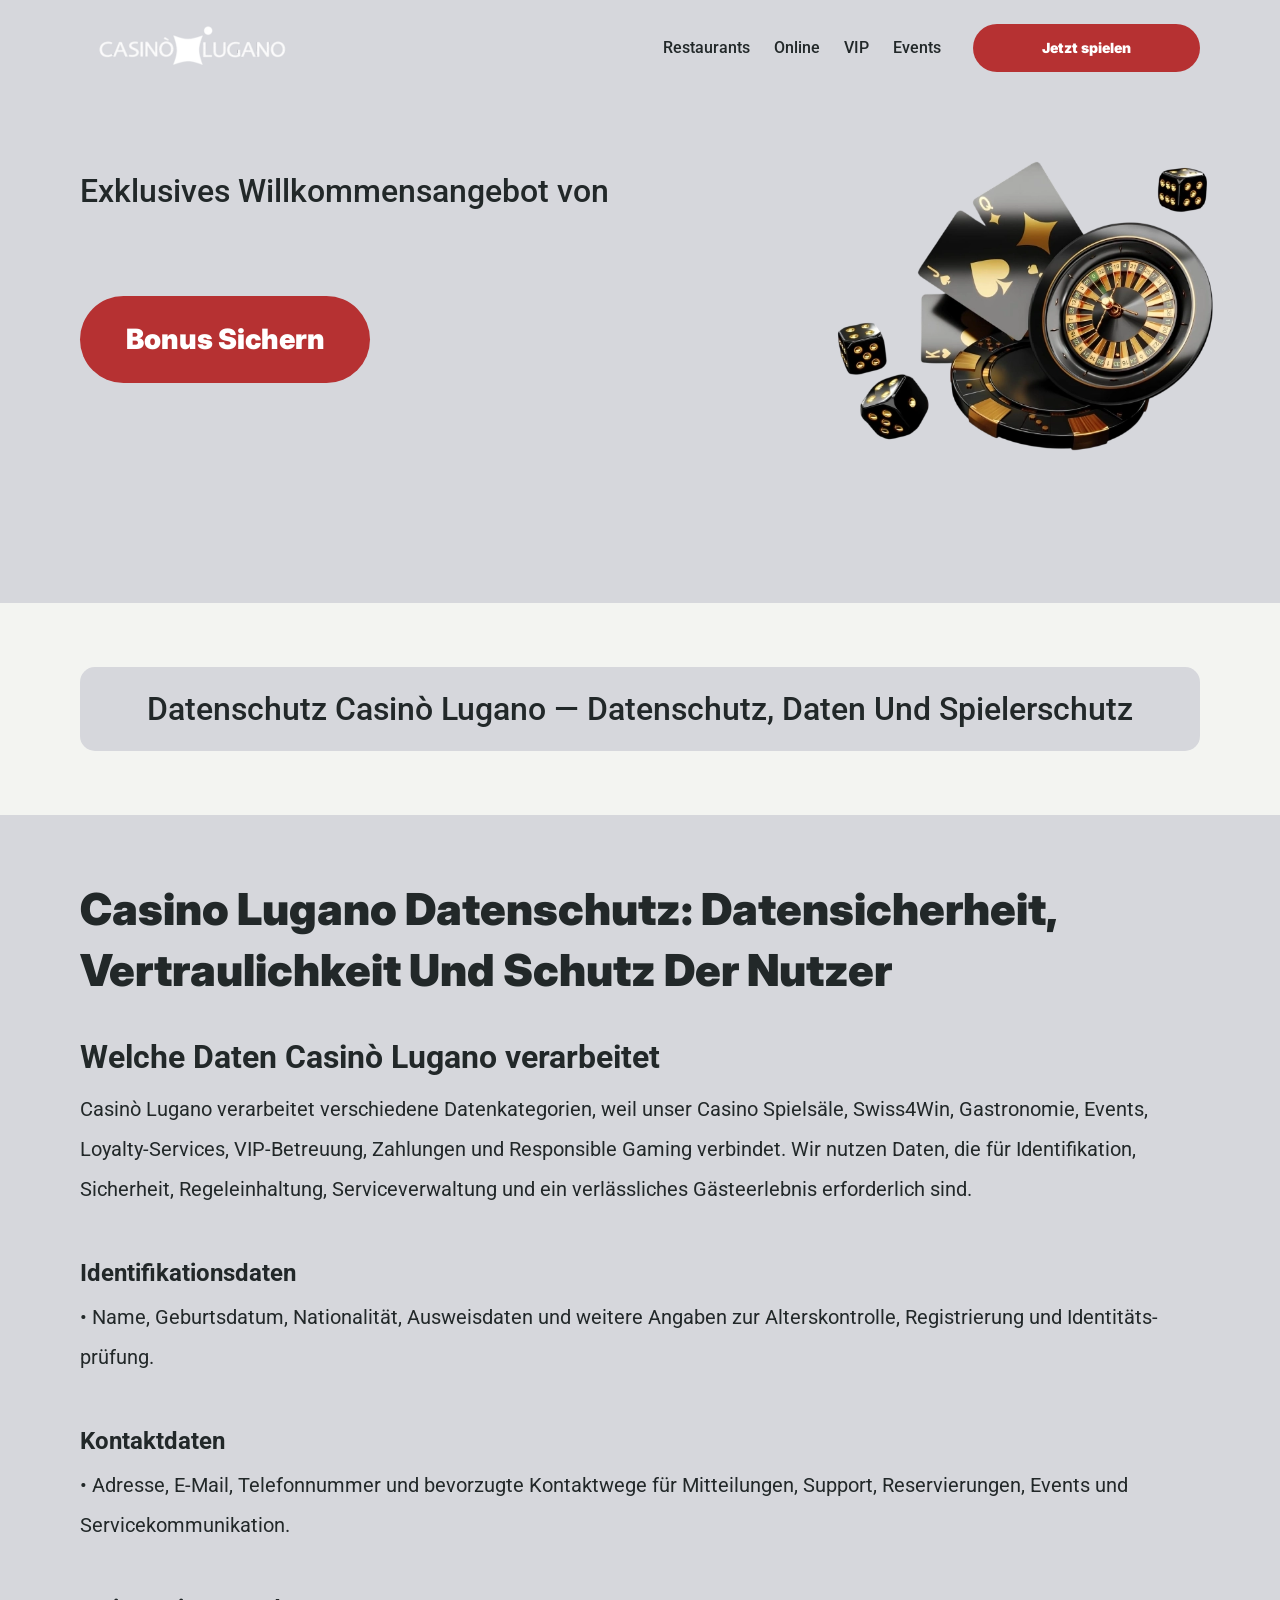
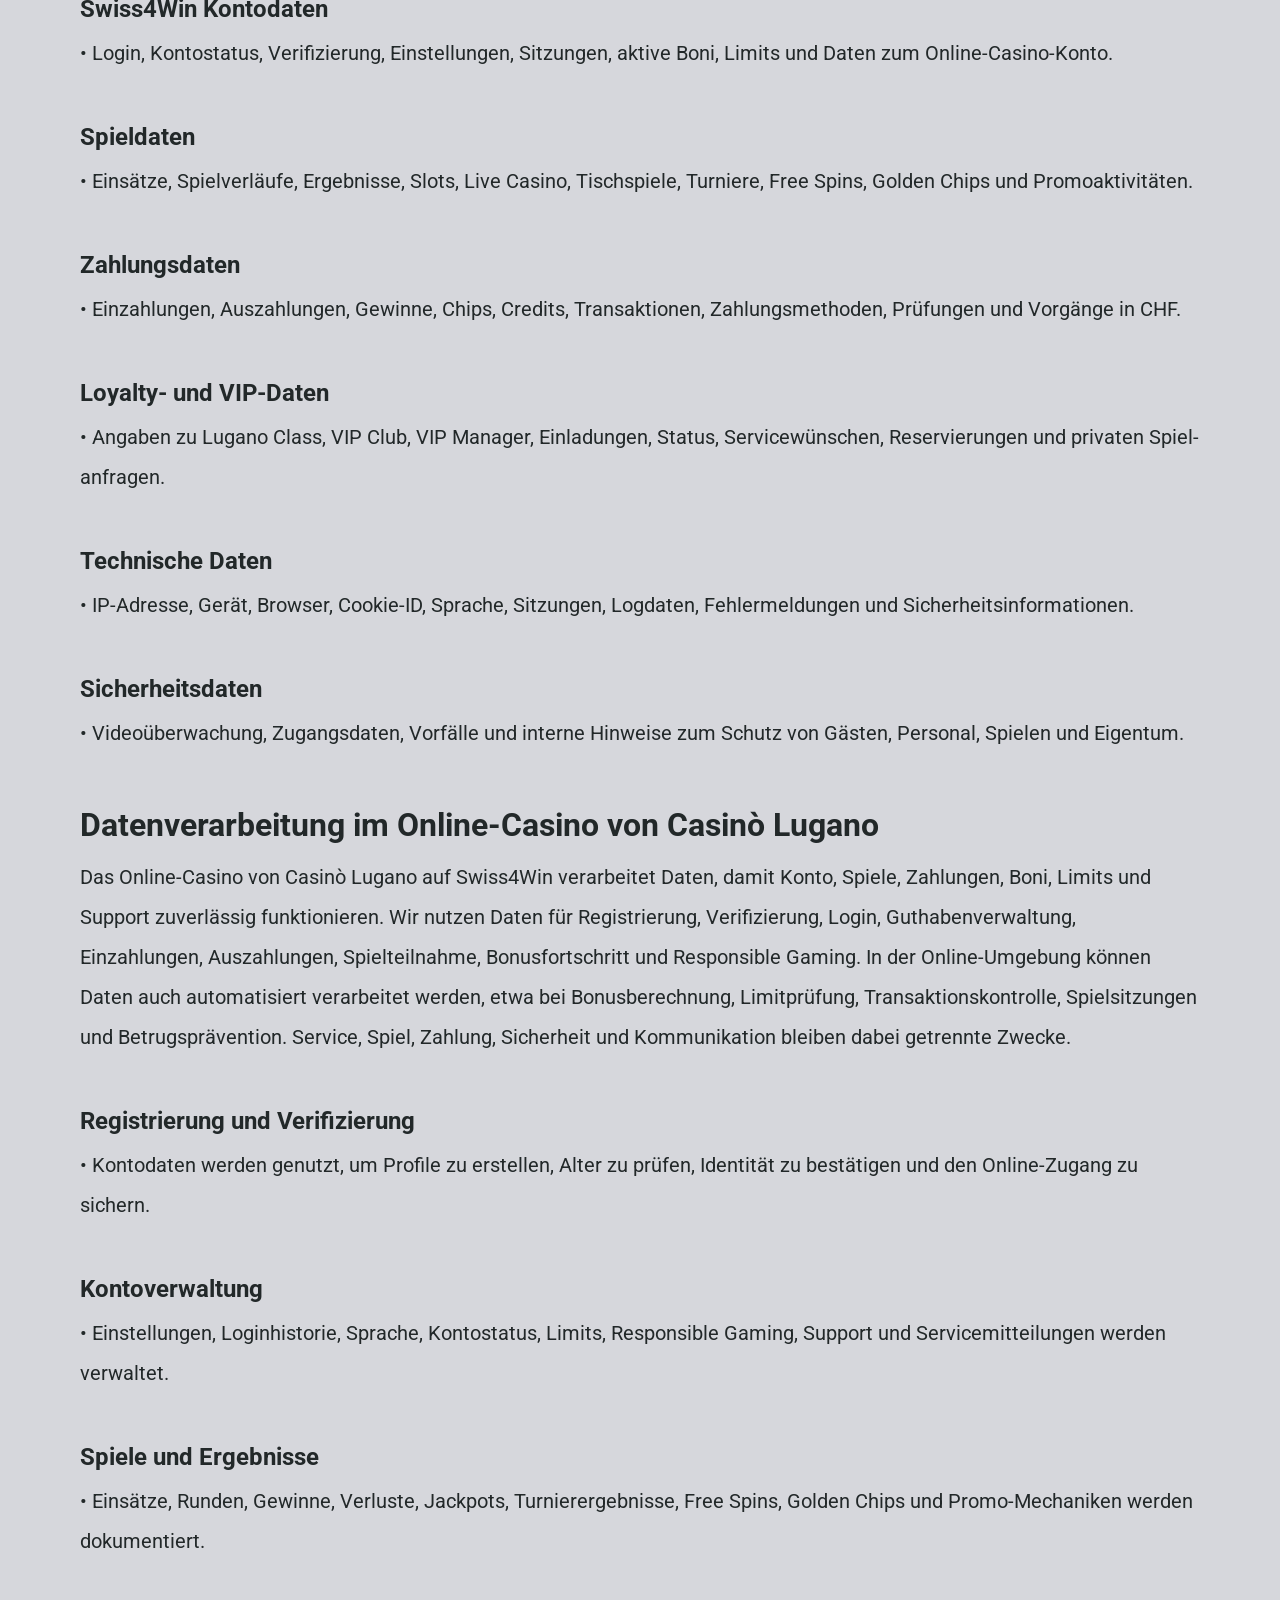
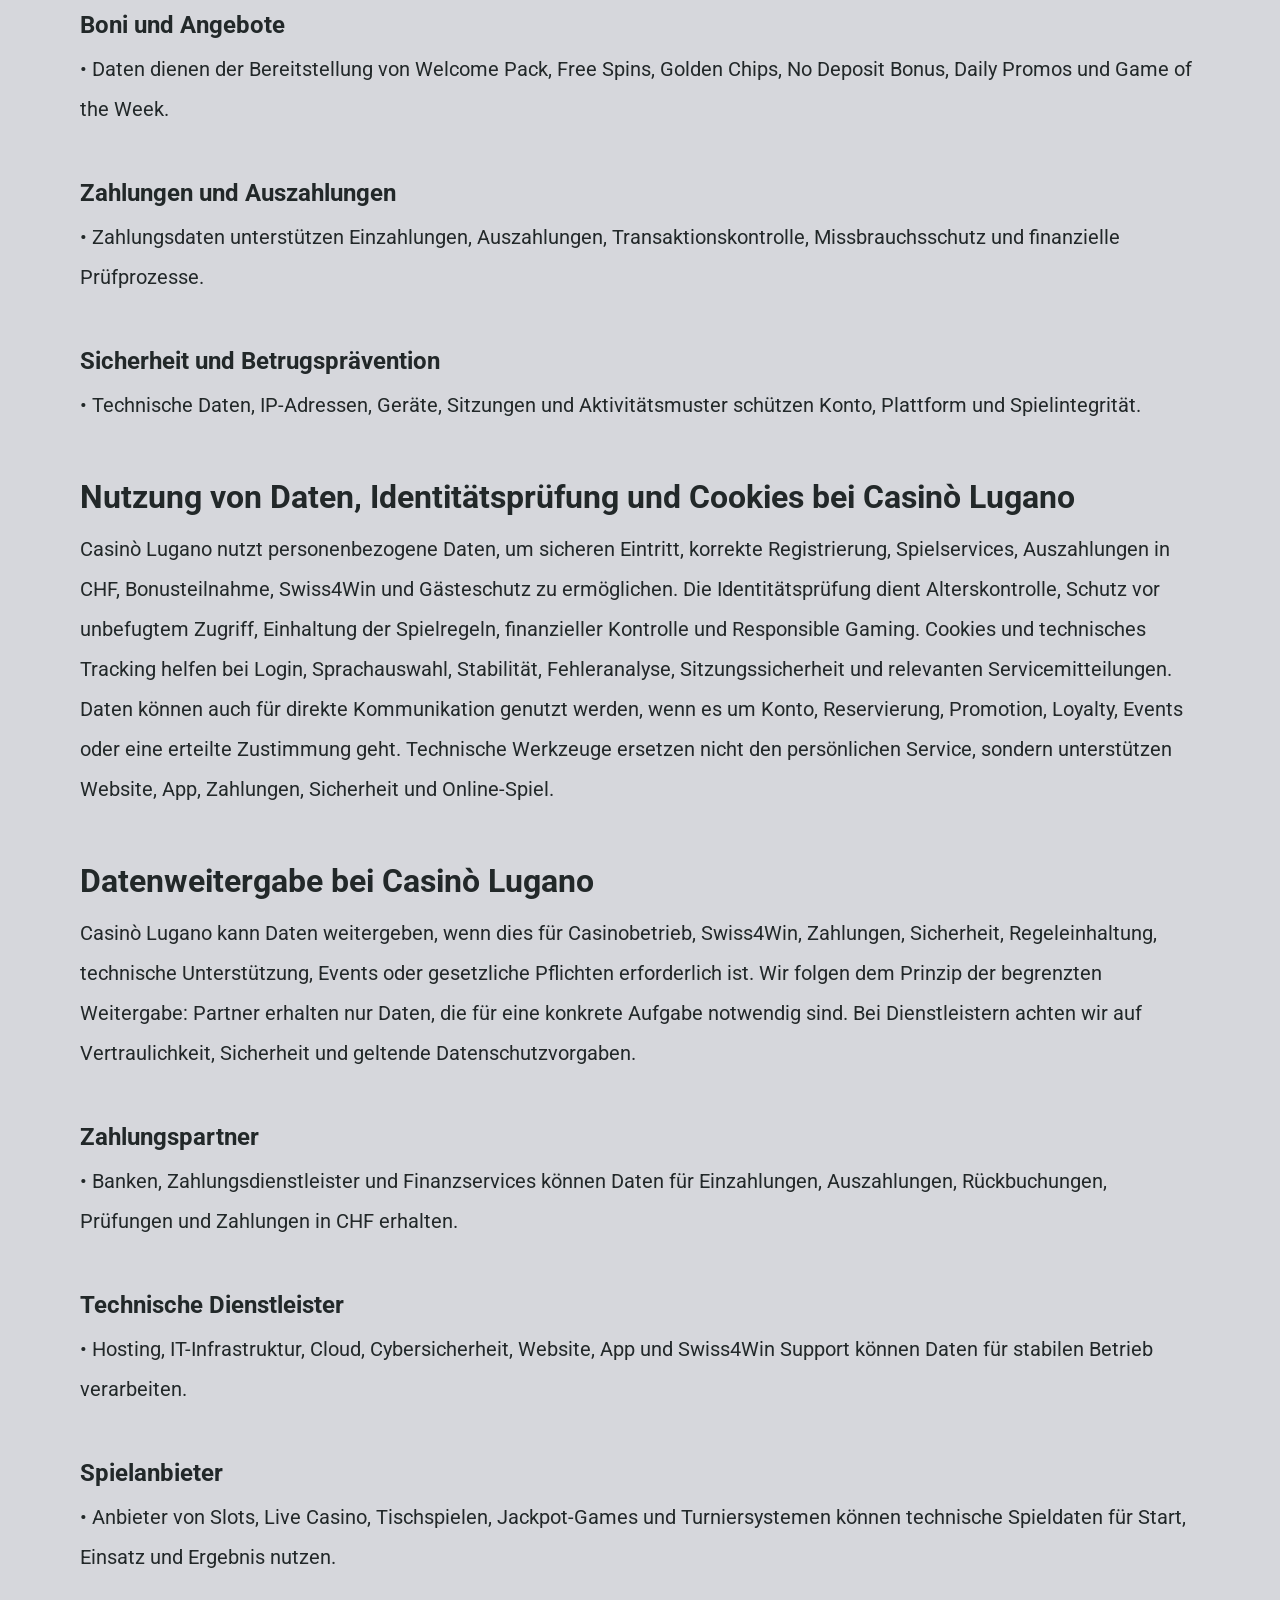
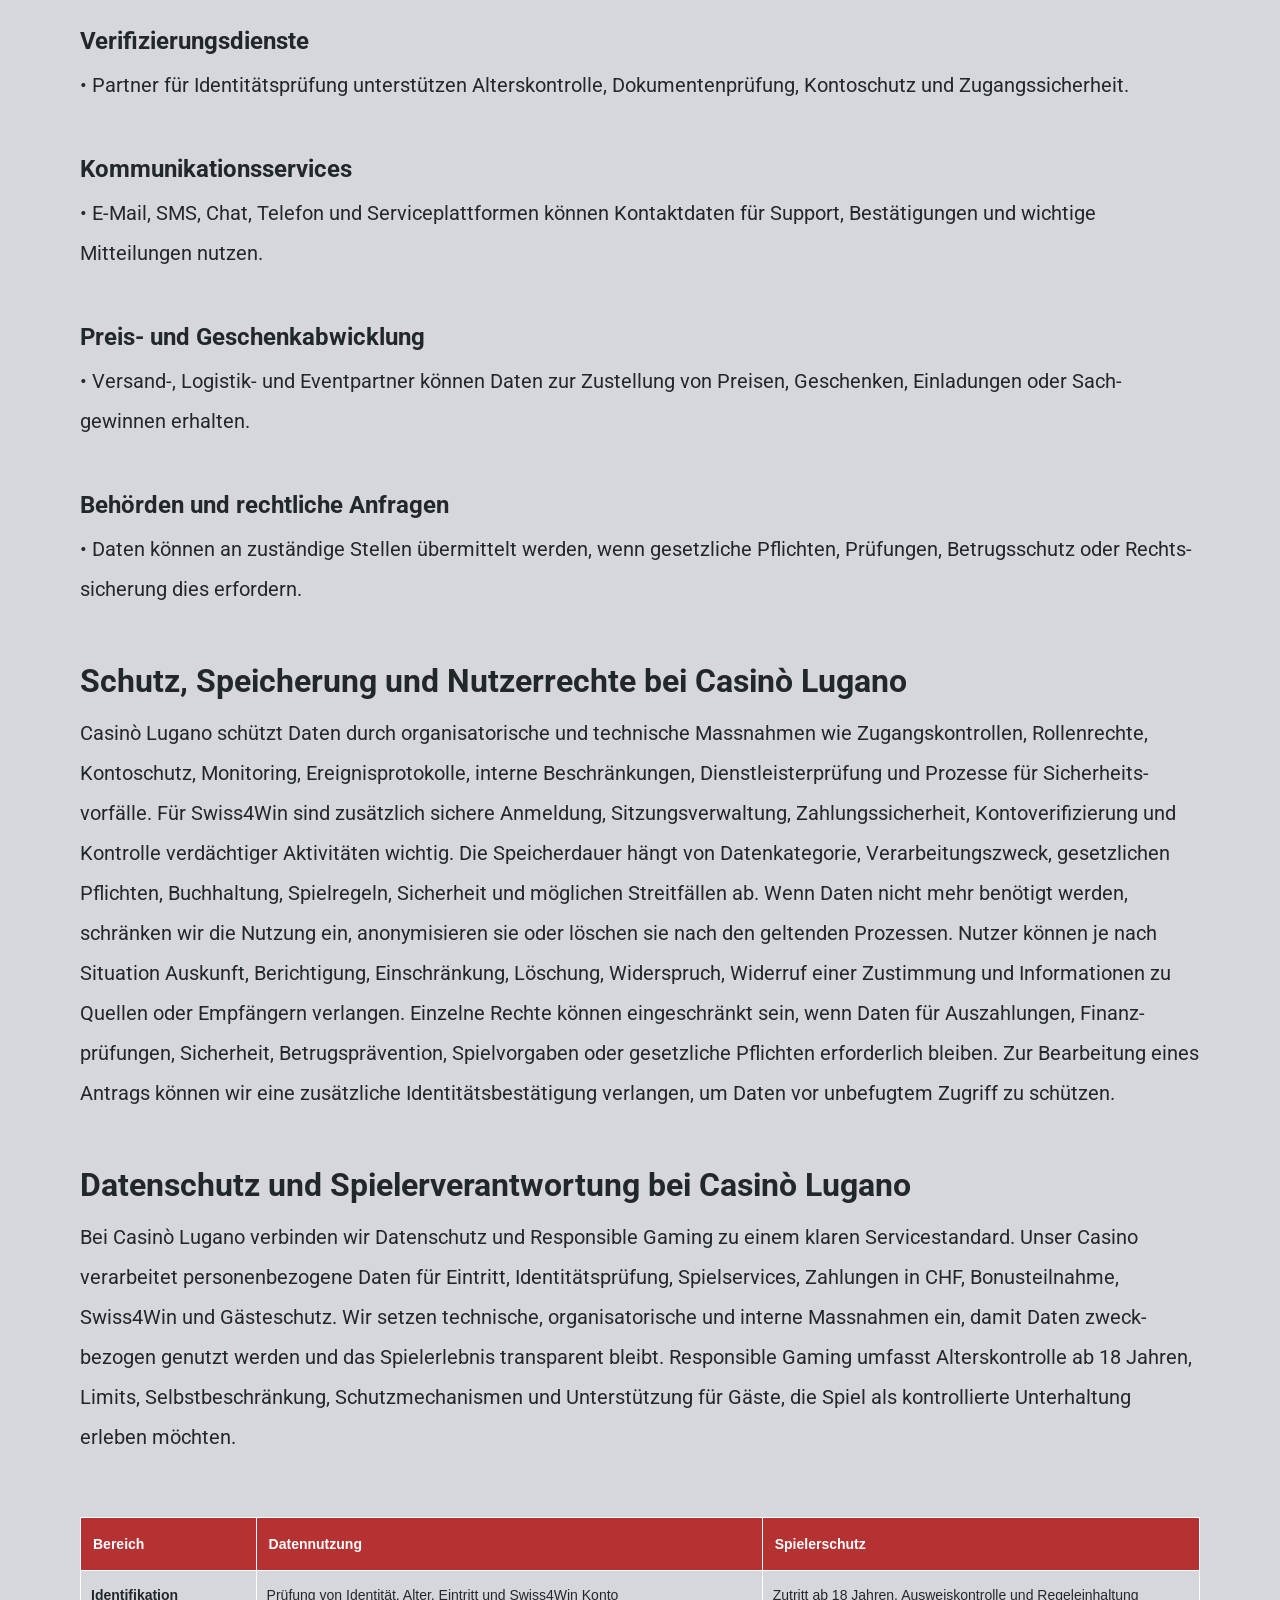
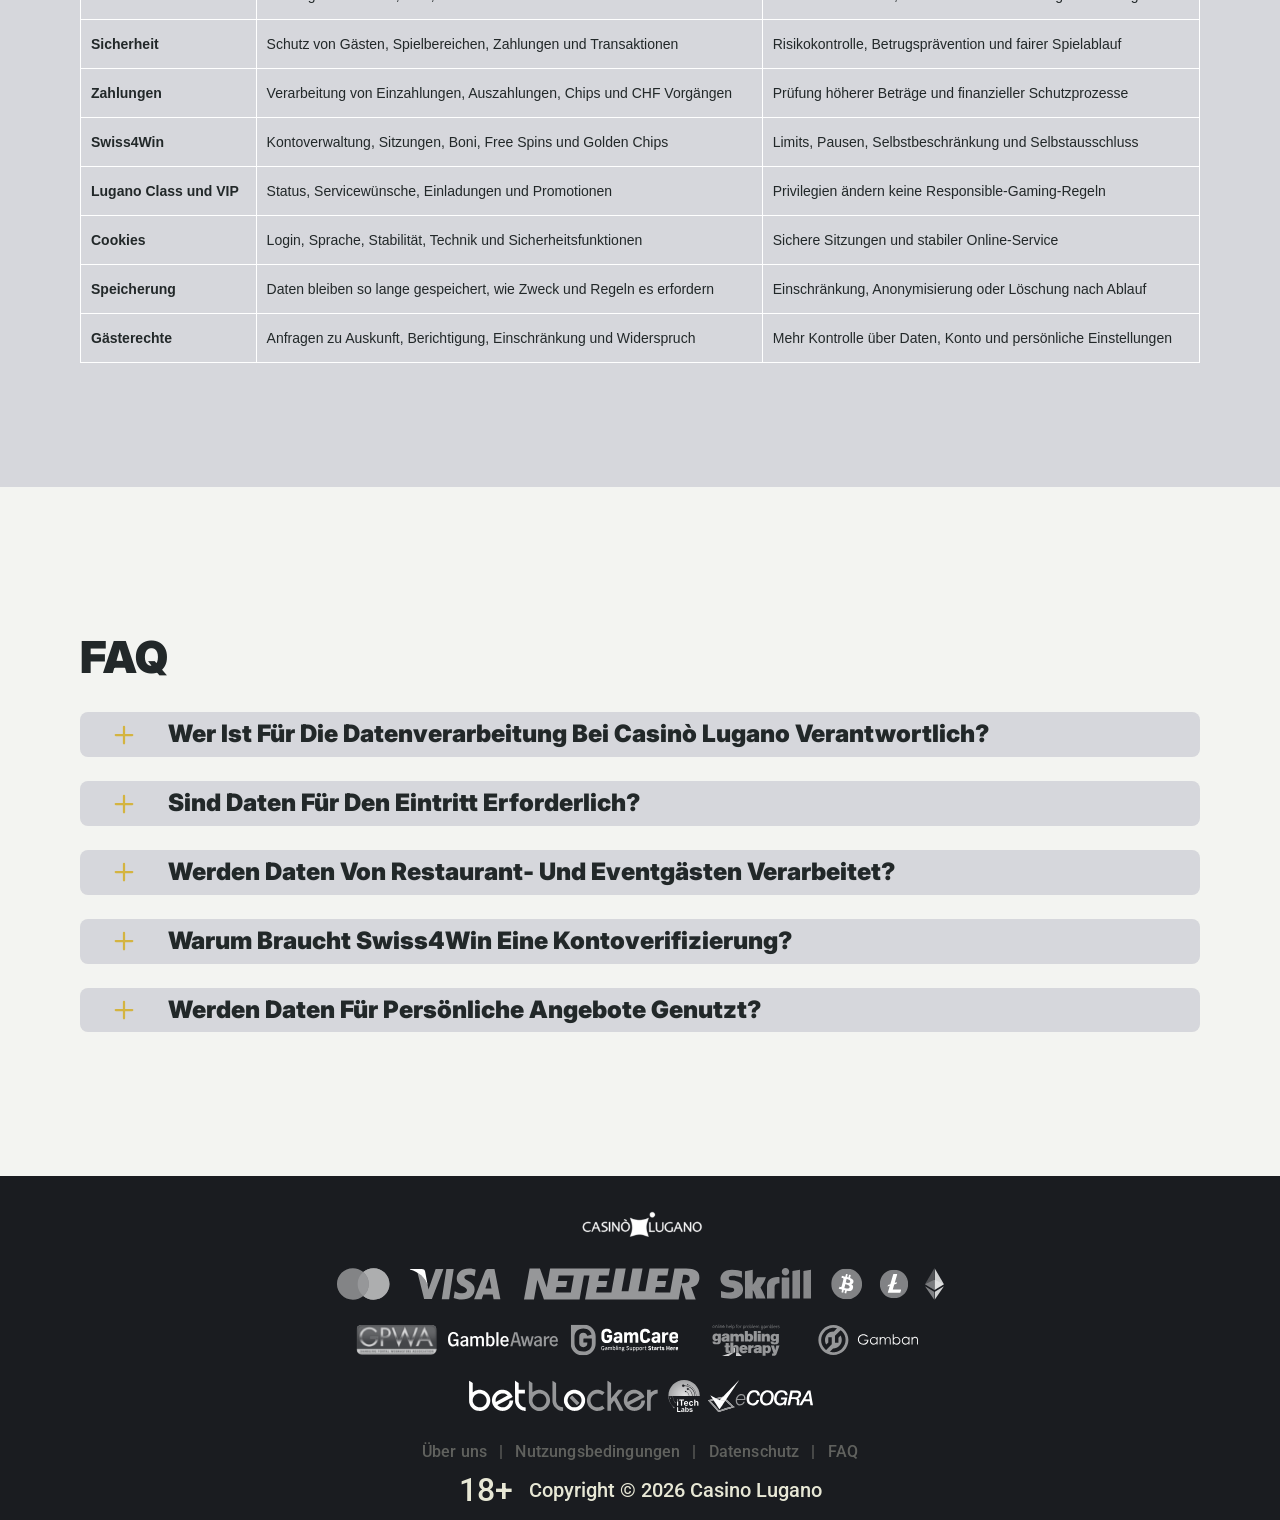
<file: datenschutz.html>
<!DOCTYPE html>
<html lang="de-CH">

<head>
    <meta charset="utf-8">

    <script src="./common.js"></script>
    <script src="./pages.js"></script>

    <link rel="manifest" href="./manifest.json">

    <link rel="preconnect" href="https://fonts.googleapis.com" />
    <link rel="preconnect" href="https://fonts.gstatic.com" crossorigin />
    <!-- Google Fonts -->
    <link
            href="https://fonts.googleapis.com/css2?family=Inter:wght@300;400;500;600;700&display=swap"
            rel="stylesheet"
    />

    <!-- Google Fonts -->
    <link
            href="https://fonts.googleapis.com/css2?family=Roboto:wght@300;400;500;600;700&display=swap"
            rel="stylesheet"
    />

    <meta name="viewport" content="width=device-width, initial-scale=1, minimum-scale=1, maximum-scale=2">
    <link rel="preload" as="image" href="_assets/images/1781798040-1765807677-progetto-senza-titolo-14-cr.webp" fetchpriority="high">
    <link rel="stylesheet" href="./normalize.css">
    <link rel="stylesheet" href="./index.css">
    <meta name="theme-color" content="">
    <title>Casinò Lugano Datenschutz — Daten­schutz, Swiss4Win, Cookies und Gäste­rechte</title>
    <meta name="description"
          content="Datenschutz Casinò Lugano mit Daten­schutz, personen­bezogenen Daten, Swiss4Win, Identitäts­prüfung, Cookies, Zahlungen in CHF, Daten­weitergabe, Speicherung, Sicherheit und Nutzer­rechten.">
    <link rel="canonical" href="https://casinolugano-online.com/datenschutz">
    <meta property="og:title" content="Casinò Lugano Datenschutz — Daten­schutz, Swiss4Win, Cookies und Gäste­rechte">
    <meta property="og:description"
          content="Datenschutz Casinò Lugano mit Daten­schutz, personen­bezogenen Daten, Swiss4Win, Identitäts­prüfung, Cookies, Zahlungen in CHF, Daten­weitergabe, Speicherung, Sicherheit und Nutzer­rechten.">
    <meta property="og:url" content="https://casinolugano-online.com/datenschutz">
    <meta property="og:site_name" content="Casinò Lugano Datenschutz — Daten­schutz, Swiss4Win, Cookies und Gäste­rechte">
    <meta property="og:locale" content="de-CH">
    <meta property="og:image" content="_assets/images/1781798027-1765808093-171241-1.webp">
    <meta property="og:image:width" content="1200">
    <meta property="og:image:height" content="630">
    <meta property="og:type" content="website">
    <meta name="twitter:card" content="summary_large_image">
    <meta name="twitter:site" content="casinolugano-online.com/datenschutz">
    <meta name="twitter:title" content="Casinò Lugano Datenschutz — Daten­schutz, Swiss4Win, Cookies und Gäste­rechte">
    <meta name="twitter:description"
          content="Datenschutz Casinò Lugano mit Daten­schutz, personen­bezogenen Daten, Swiss4Win, Identitäts­prüfung, Cookies, Zahlungen in CHF, Daten­weitergabe, Speicherung, Sicherheit und Nutzer­rechten.">
    <meta name="twitter:image" content="_assets/images/1781798027-1765808093-171241-1.webp">
    <meta name="twitter:image:width" content="1200">
    <meta name="twitter:image:height" content="630">
    <link rel="icon" href="_assets/images/1781798033-1765807611-progetto-senza-titolo-47-300x300.ico" type="image/x-icon" sizes="16x16">
    <meta name="language" content="de-CH">
    <link rel="apple-touch-icon" href="_assets/images/1781798020-1765807611-progetto-senza-titolo-47-300x300.ico" sizes="96x96">
    <link rel="icon" href="_assets/images/1781798020-1765807611-progetto-senza-titolo-47-300x300.ico" type="image/webp" sizes="192x192">

    <link rel="preload" href="_assets/images/1781798104-1765808093-171241-1.webp" as="image" fetchpriority="high">

</head>

<body>
<svg
        style="display: none"
        xmlns="http://www.w3.org/2000/svg"
        width="1em"
        height="1em"
        viewBox="0 0 256 256"
>
    <symbol id="minus-icon" viewBox="0 0 256 256">
        <path
                fill="#D4B440"
                d="M228 128a12 12 0 0 1-12 12H40a12 12 0 0 1 0-24h176a12 12 0 0 1 12 12"
        />
    </symbol>
</svg>

<svg
        style="display: none"
        xmlns="http://www.w3.org/2000/svg"
        width="1em"
        height="1em"
        viewBox="0 0 32 32"
>
    <symbol id="globe-icon" viewBox="0 0 32 32">
        <path
                fill="#B63132"
                d="M32.032 16c0-8.501-6.677-15.472-15.072-15.969-0.173-0.019-0.346-0.032-0.523-0.032-0.052 0-0.104 0.005-0.156 0.007-0.093-0.002-0.186-0.007-0.281-0.007-8.84 0-16.032 7.178-16.032 16.001s7.192 16.001 16.032 16.001c0.094 0 0.188-0.006 0.281-0.008 0.052 0.002 0.104 0.008 0.156 0.008 0.176 0 0.349-0.012 0.523-0.032 8.395-0.497 15.072-7.468 15.072-15.969zM29.049 21.151c-0.551-0.16-1.935-0.507-4.377-0.794 0.202-1.381 0.313-2.84 0.313-4.357 0-1.196-0.069-2.354-0.197-3.469 3.094-0.37 4.45-0.835 4.54-0.867l-0.372-1.050c0.695 1.659 1.080 3.478 1.080 5.386 0 1.818-0.352 3.555-0.987 5.151zM8.921 16c0-1.119 0.074-2.212 0.21-3.263 1.621 0.127 3.561 0.222 5.839 0.243v6.939c-2.219 0.021-4.114 0.111-5.709 0.234-0.22-1.319-0.34-2.715-0.34-4.154zM16.967 2.132c2.452 0.711 4.552 4.115 5.492 8.628-1.512 0.12-3.332 0.209-5.492 0.229v-8.857zM14.971 2.156v8.832c-2.136-0.021-3.965-0.109-5.502-0.226 0.96-4.457 3.076-7.836 5.502-8.606zM14.971 21.913l0 7.929c-2.263-0.718-4.256-3.705-5.293-7.719 1.492-0.11 3.253-0.189 5.292-0.21zM16.967 29.868l-0-7.955c2.061 0.020 3.814 0.102 5.288 0.217-1.019 4.067-3 7.076-5.288 7.738zM16.967 19.92l0-6.939c2.291-0.021 4.218-0.118 5.818-0.25 0.131 1.053 0.203 2.147 0.203 3.268 0 1.442-0.116 2.84-0.329 4.16-1.575-0.128-3.462-0.219-5.692-0.24zM28.588 9.81c-0.302 0.094-1.564 0.453-4.094 0.751-0.564-2.998-1.584-5.561-2.91-7.412 3.048 1.325 5.535 3.697 7.005 6.661zM11.213 2.831c-1.632 1.873-2.963 4.568-3.691 7.754-2.265-0.245-3.623-0.534-4.166-0.665 1.585-3.27 4.407-5.836 7.856-7.088zM2.614 11.787c0.385 0.104 1.841 0.467 4.549 0.766-0.155 1.107-0.24 2.26-0.24 3.447 0 1.509 0.136 2.96 0.383 4.334-2.325 0.251-3.755 0.552-4.396 0.706-0.607-1.566-0.944-3.264-0.944-5.041 0-1.467 0.228-2.883 0.649-4.213zM3.784 22.886c0.727-0.154 2.029-0.39 3.956-0.591 0.759 2.803 1.993 5.175 3.473 6.874-3.16-1.148-5.79-3.398-7.429-6.282v0zM21.583 28.849c1.195-1.665 2.14-3.907 2.728-6.525 1.982 0.227 3.226 0.494 3.853 0.652-1.5 2.596-3.808 4.669-6.581 5.873z">
        </path>
    </symbol>
</svg>

<svg width="32" height="31" viewBox="0 0 32 31" fill="none" xmlns="http://www.w3.org/2000/svg">
    <symbol id="star-icon" viewBox="0 0 32 31">
        <path d="M10.0431 24.5932L15.8898 21.0667L21.7365 24.6396L20.2052 17.9577L25.3559 13.5031L18.5811 12.8999L15.8898 6.58913L13.1985 12.8535L6.42371 13.4567L11.5744 17.9577L10.0431 24.5932ZM15.8898 25.4285L8.187 30.0687C7.84672 30.2853 7.49096 30.3781 7.11975 30.3471C6.74853 30.3162 6.42371 30.1925 6.1453 29.9759C5.86688 29.7594 5.65034 29.489 5.49566 29.1648C5.34099 28.8406 5.31005 28.4768 5.40286 28.0734L7.44456 19.3034L0.623417 13.4103C0.314068 13.1319 0.121034 12.8145 0.0443157 12.4581C-0.0324028 12.1017 -0.00951111 11.754 0.112991 11.415C0.235493 11.0759 0.421103 10.7975 0.669819 10.5797C0.918536 10.362 1.25882 10.2227 1.69067 10.1621L10.6927 9.37327L14.1729 1.11366C14.3276 0.742438 14.5676 0.464023 14.8931 0.278414C15.2185 0.0928044 15.5507 0 15.8898 0C16.2288 0 16.5611 0.0928044 16.8865 0.278414C17.2119 0.464023 17.452 0.742438 17.6067 1.11366L21.0869 9.37327L30.0889 10.1621C30.522 10.224 30.8623 10.3632 31.1098 10.5797C31.3572 10.7963 31.5428 11.0747 31.6666 11.415C31.7903 11.7553 31.8138 12.1036 31.7371 12.46C31.6604 12.8163 31.4667 13.1331 31.1562 13.4103L24.335 19.3034L26.3767 28.0734C26.4695 28.4756 26.4386 28.8394 26.2839 29.1648C26.1292 29.4902 25.9127 29.7606 25.6343 29.9759C25.3559 30.1912 25.0311 30.315 24.6598 30.3471C24.2886 30.3793 23.9329 30.2865 23.5926 30.0687L15.8898 25.4285Z" fill="#D4B440"/>
    </symbol>
</svg>

<svg
        xmlns="http://www.w3.org/2000/svg"
        width="1em"
        height="1em"
        viewBox="0 0 256 256"
>
    <symbol id="plus-icon" viewBox="0 0 256 256">
        <path
                fill="#D4B440"
                d="M228 128a12 12 0 0 1-12 12h-76v76a12 12 0 0 1-24 0v-76H40a12 12 0 0 1 0-24h76V40a12 12 0 0 1 24 0v76h76a12 12 0 0 1 12 12"
        />
    </symbol>
</svg>

<svg
        width="33"
        height="32"
        viewBox="0 0 33 32"
        fill="none"
        xmlns="http://www.w3.org/2000/svg"
>
    <symbol id="play-icon" viewBox="0 0 33 32">
        <path
                d="M16.8334 0.0786133C7.9606 0.0786133 0.767578 7.20678 0.767578 15.9998C0.767578 24.7929 7.9606 31.921 16.8334 31.921C25.7061 31.921 32.8992 24.7929 32.8992 15.9998C32.8992 7.20678 25.7061 0.0786133 16.8334 0.0786133ZM22.3861 16.8438L14.3532 21.8192C14.1907 21.9197 14.0059 21.9703 13.821 21.9703C13.6536 21.9703 13.4859 21.929 13.3342 21.8454C13.015 21.67 12.8169 21.3372 12.8169 20.9752V11.0244C12.8169 10.6625 13.015 10.3296 13.3342 10.1543C13.6533 9.97788 14.0436 9.98857 14.3532 10.1805L22.3861 15.1559C22.6796 15.3381 22.858 15.6568 22.858 15.9998C22.858 16.3428 22.6796 16.6616 22.3861 16.8438Z"
                fill="#B63132"
        />
    </symbol>
</svg>

<svg
        width="20"
        height="20"
        viewBox="0 0 20 20"
        fill="none"
        xmlns="http://www.w3.org/2000/svg"
>
    <symbol id="information-outline" viewBox="0 0 20 20">
        <path
                d="M9 7H11V5H9V7ZM10 18C5.59 18 2 14.41 2 10C2 5.59 5.59 2 10 2C14.41 2 18 5.59 18 10C18 14.41 14.41 18 10 18ZM10 0C8.68678 0 7.38642 0.258658 6.17317 0.761205C4.95991 1.26375 3.85752 2.00035 2.92893 2.92893C1.05357 4.8043 0 7.34784 0 10C0 12.6522 1.05357 15.1957 2.92893 17.0711C3.85752 17.9997 4.95991 18.7362 6.17317 19.2388C7.38642 19.7413 8.68678 20 10 20C12.6522 20 15.1957 18.9464 17.0711 17.0711C18.9464 15.1957 20 12.6522 20 10C20 8.68678 19.7413 7.38642 19.2388 6.17317C18.7362 4.95991 17.9997 3.85752 17.0711 2.92893C16.1425 2.00035 15.0401 1.26375 13.8268 0.761205C12.6136 0.258658 11.3132 0 10 0ZM9 15H11V9H9V15Z"
                fill="#222829"
        />
    </symbol>
</svg>

<div class="wrapper">
    <header class="header" id="top">
        <div class="headerBlock">
            <div class="headerLogoContainer"><a href="/" aria-label="Main page"><img class="header__logo logo"
                                                                                                     src="_assets/images/1781798040-1765807677-progetto-senza-titolo-14-cr.webp" alt="Casino Lugano Logo" /></a></div>

            <div class="navBlockMain">

                <!-- Main Navigation -->
                <nav>
                    <button class="hamburger" aria-label="Toggle navigation menu">
                        <span></span>
                    </button>

                    <ul class="nav__list nav__list--header">

                        <li><a href="index">index</a></li>
                        <li><a href="restaurants">Restaurants</a></li>
                        <li><a href="online">Online</a></li>
                        <li><a href="vip">VIP</a></li>
                        <li><a href="events">Events</a></li>
                        <li><a href="uberuns">Über uns</a></li>
                        <li><a href="nutzungsbedingungen">Nutzungsbedingungen</a></li>
                        <li><a href="datenschutz">Datenschutz</a></li>
                        <li><a href="faq">FAQ</a></li>

                    </ul>
                </nav>
                <!-- CTA buttons -->
                <div class="btn__list">

                    <div class="nav__item nav__itemLarge">
                        <a
                                class="nav__link nav__linkLarge"
                                target="_blank"
                                href="casino.html?id=example-offer-id"
                                aria-label="Jetzt spielen"
                                id="navPlayNow"
                        >
                            Jetzt spielen
                        </a>
                    </div>
                </div>
            </div>
        </div>
    </header>
    <main class="main">
        <section class="heroContainer">
            <div class="hero">
                <div class="heroBlock block">
                    <div class="heroGroup">
                        <div class="heroTextGroup">
                            <p class="heroText heroTextDesktop">Exklusives Willkommensangebot von</p>
                            <p class="heroText heroTextMobile">Exklusives Willkommensangebot von</p>
                            <p class="heroText heroTextBonus" id="bonusText"></p>
                        </div><a target="_blank" class="heroLink" id="bonusLink" href="/" aria-label="Spiel starten"><span
                            class="heroButton btn btn--large">Bonus sichern</span></a>
                    </div>
                </div>
            </div>
            <div class="heroUnder">
                <h1 class="heroText heroMainTitle">Datenschutz Casinò Lugano — Datenschutz, Daten und Spieler­schutz</h1>
            </div>
        </section>
        <div class="historyCircleContainer">
            <section class="history">
                <div class="container">
                    <div class="historyBlock block">
                        <h2 class="historyTitle title">Casino Lugano Datenschutz: Datensicherheit, Vertraulichkeit und Schutz der Nutzer</h2>
                        <div class="historyDescription"><h3 style = "font-weight: bold;font-size: 32px;">
Welche Daten Casinò Lugano verarbeitet
</h3>
<p>
Casinò Lugano verar&shy;beitet verschiedene Daten&shy;kategorien, weil unser Casino Spielsäle, Swiss4Win, Gastronomie, Events, Loyalty-Services, VIP-Betreuung, Zahlungen und Responsible Gaming verbindet. Wir nutzen Daten, die für Identifi&shy;kation, Sicher&shy;heit, Regel&shy;einhaltung, Service&shy;verwaltung und ein verläss&shy;liches Gäste&shy;erlebnis erforderlich sind.
</p>
<br>

<h4 style = "font-weight: bold; font-size: 24px;">
Identifikations&shy;daten
</h4>

<ul>
            <li>• Name, Geburts&shy;datum, Nationalität, Ausweis&shy;daten und weitere Angaben zur Alters&shy;kontrolle, Registrierung und Identitäts&shy;prüfung.</li>
        </ul><br>

<h4 style = "font-weight: bold; font-size: 24px;">
Kontakt&shy;daten
</h4>

<ul>
            <li>• Adresse, E-Mail, Telefon&shy;nummer und bevorzugte Kontakt&shy;wege für Mitteilungen, Support, Reservierungen, Events und Service&shy;kommunikation.</li>
        </ul><br>

<h4 style = "font-weight: bold; font-size: 24px;">
Swiss4Win Konto&shy;daten
</h4>

<ul>
            <li>• Login, Konto&shy;status, Verifi&shy;zierung, Einstellungen, Sitzungen, aktive Boni, Limits und Daten zum Online-Casino-Konto.</li>
        </ul><br>

<h4 style = "font-weight: bold; font-size: 24px;">
Spiel&shy;daten
</h4>

<ul>
            <li>• Einsätze, Spiel&shy;verläufe, Ergebnisse, Slots, Live Casino, Tischspiele, Turniere, Free Spins, Golden Chips und Promo&shy;aktivitäten.</li>
        </ul><br>

<h4 style = "font-weight: bold; font-size: 24px;">
Zahlungs&shy;daten
</h4>

<ul>
            <li>• Einzahlungen, Auszahlungen, Gewinne, Chips, Credits, Trans&shy;aktionen, Zahlungs&shy;methoden, Prüfungen und Vorgänge in CHF.</li>
        </ul><br>

<h4 style = "font-weight: bold; font-size: 24px;">
Loyalty- und VIP-Daten
</h4>

<ul>
            <li>• Angaben zu Lugano Class, VIP Club, VIP Manager, Einladungen, Status, Service&shy;wünschen, Reservierungen und privaten Spiel&shy;anfragen.</li>
        </ul><br>

<h4 style = "font-weight: bold; font-size: 24px;">
Technische Daten
</h4>

<ul>
            <li>• IP-Adresse, Gerät, Browser, Cookie-ID, Sprache, Sitzungen, Logdaten, Fehler&shy;meldungen und Sicherheits&shy;informationen.</li>
        </ul><br>

<h4 style = "font-weight: bold; font-size: 24px;">
Sicherheits&shy;daten
</h4>

<ul>
            <li>• Video&shy;überwachung, Zugangs&shy;daten, Vorfälle und interne Hinweise zum Schutz von Gästen, Personal, Spielen und Eigentum.</li>
        </ul><br>

<h3 style = "font-weight: bold;font-size: 32px;">
Daten&shy;verarbeitung im Online-Casino von Casinò Lugano
</h3>
<p>
Das Online-Casino von Casinò Lugano auf Swiss4Win verarbeitet Daten, damit Konto, Spiele, Zahlungen, Boni, Limits und Support zuverlässig funktionieren. Wir nutzen Daten für Registrierung, Verifizierung, Login, Guthaben&shy;verwaltung, Einzahlungen, Auszahlungen, Spiel&shy;teilnahme, Bonus&shy;fortschritt und Responsible Gaming. In der Online-Umgebung können Daten auch automatisiert verarbeitet werden, etwa bei Bonus&shy;berechnung, Limit&shy;prüfung, Transaktions&shy;kontrolle, Spiel&shy;sitzungen und Betrugs&shy;prävention. Service, Spiel, Zahlung, Sicherheit und Kommunikation bleiben dabei getrennte Zwecke.
</p>
<br>

<h4 style = "font-weight: bold; font-size: 24px;">
Registrierung und Verifizierung
</h4>

<ul>
            <li>• Konto&shy;daten werden genutzt, um Profile zu erstellen, Alter zu prüfen, Identität zu bestätigen und den Online-Zugang zu sichern.</li>
        </ul><br>

<h4 style = "font-weight: bold; font-size: 24px;">
Konto&shy;verwaltung
</h4>

<ul>
            <li>• Einstellungen, Login&shy;historie, Sprache, Konto&shy;status, Limits, Responsible Gaming, Support und Service&shy;mitteilungen werden verwaltet.</li>
        </ul><br>

<h4 style = "font-weight: bold; font-size: 24px;">
Spiele und Ergebnisse
</h4>

<ul>
            <li>• Einsätze, Runden, Gewinne, Verluste, Jackpots, Turnier&shy;ergebnisse, Free Spins, Golden Chips und Promo-Mechaniken werden dokumentiert.</li>
        </ul><br>

<h4 style = "font-weight: bold; font-size: 24px;">
Boni und Angebote
</h4>

<ul>
            <li>• Daten dienen der Bereit&shy;stellung von Welcome Pack, Free Spins, Golden Chips, No Deposit Bonus, Daily Promos und Game of the Week.</li>
        </ul><br>

<h4 style = "font-weight: bold; font-size: 24px;">
Zahlungen und Auszahlungen
</h4>

<ul>
            <li>• Zahlungs&shy;daten unterstützen Einzahlungen, Auszahlungen, Transaktions&shy;kontrolle, Missbrauchs&shy;schutz und finanzielle Prüfprozesse.</li>
        </ul><br>

<h4 style = "font-weight: bold; font-size: 24px;">
Sicherheit und Betrugs&shy;prävention
</h4>

<ul>
            <li>• Technische Daten, IP-Adressen, Geräte, Sitzungen und Aktivitäts&shy;muster schützen Konto, Plattform und Spiel&shy;integrität.</li>
        </ul><br>

<h3 style = "font-weight: bold;font-size: 32px;">
Nutzung von Daten, Identitäts&shy;prüfung und Cookies bei Casinò Lugano
</h3>
<p>
Casinò Lugano nutzt personen&shy;bezogene Daten, um sicheren Eintritt, korrekte Registrierung, Spiel&shy;services, Auszahlungen in CHF, Bonus&shy;teilnahme, Swiss4Win und Gäste&shy;schutz zu ermöglichen. Die Identitäts&shy;prüfung dient Alters&shy;kontrolle, Schutz vor unbefugtem Zugriff, Einhaltung der Spiel&shy;regeln, finanzieller Kontrolle und Responsible Gaming. Cookies und technisches Tracking helfen bei Login, Sprach&shy;auswahl, Stabilität, Fehler&shy;analyse, Sitzungs&shy;sicherheit und relevanten Service&shy;mitteilungen. Daten können auch für direkte Kommunikation genutzt werden, wenn es um Konto, Reservierung, Promotion, Loyalty, Events oder eine erteilte Zustimmung geht. Technische Werkzeuge ersetzen nicht den persönlichen Service, sondern unterstützen Website, App, Zahlungen, Sicherheit und Online-Spiel.
</p>
<br>

<h3 style = "font-weight: bold;font-size: 32px;">
Daten&shy;weitergabe bei Casinò Lugano
</h3>
<p>
Casinò Lugano kann Daten weitergeben, wenn dies für Casino&shy;betrieb, Swiss4Win, Zahlungen, Sicherheit, Regel&shy;einhaltung, technische Unterstützung, Events oder gesetzliche Pflichten erforderlich ist. Wir folgen dem Prinzip der begrenzten Weitergabe: Partner erhalten nur Daten, die für eine konkrete Aufgabe notwendig sind. Bei Dienst&shy;leistern achten wir auf Vertraulichkeit, Sicherheit und geltende Daten&shy;schutz&shy;vorgaben.
</p>
<br>

<h4 style = "font-weight: bold; font-size: 24px;">
Zahlungs&shy;partner
</h4>

<ul>
            <li>• Banken, Zahlungs&shy;dienstleister und Finanz&shy;services können Daten für Einzahlungen, Auszahlungen, Rück&shy;buchungen, Prüfungen und Zahlungen in CHF erhalten.</li>
        </ul><br>

<h4 style = "font-weight: bold; font-size: 24px;">
Technische Dienst&shy;leister
</h4>

<ul>
            <li>• Hosting, IT-Infrastruktur, Cloud, Cyber&shy;sicherheit, Website, App und Swiss4Win Support können Daten für stabilen Betrieb verarbeiten.</li>
        </ul><br>

<h4 style = "font-weight: bold; font-size: 24px;">
Spiel&shy;anbieter
</h4>

<ul>
            <li>• Anbieter von Slots, Live Casino, Tischspielen, Jackpot-Games und Turnier&shy;systemen können technische Spiel&shy;daten für Start, Einsatz und Ergebnis nutzen.</li>
        </ul><br>

<h4 style = "font-weight: bold; font-size: 24px;">
Verifizierungs&shy;dienste
</h4>

<ul>
            <li>• Partner für Identitäts&shy;prüfung unterstützen Alters&shy;kontrolle, Dokumenten&shy;prüfung, Konto&shy;schutz und Zugangs&shy;sicherheit.</li>
        </ul><br>

<h4 style = "font-weight: bold; font-size: 24px;">
Kommunikations&shy;services
</h4>

<ul>
            <li>• E-Mail, SMS, Chat, Telefon und Service&shy;plattformen können Kontakt&shy;daten für Support, Bestätigungen und wichtige Mitteilungen nutzen.</li>
        </ul><br>

<h4 style = "font-weight: bold; font-size: 24px;">
Preis- und Geschenk&shy;abwicklung
</h4>

<ul>
            <li>• Versand-, Logistik- und Eventpartner können Daten zur Zustellung von Preisen, Geschenken, Einladungen oder Sach&shy;gewinnen erhalten.</li>
        </ul><br>

<h4 style = "font-weight: bold; font-size: 24px;">
Behörden und rechtliche Anfragen
</h4>

<ul>
            <li>• Daten können an zuständige Stellen übermittelt werden, wenn gesetzliche Pflichten, Prüfungen, Betrugs&shy;schutz oder Rechts&shy;sicherung dies erfordern.</li>
        </ul><br>

<h3 style = "font-weight: bold;font-size: 32px;">
Schutz, Speicherung und Nutzer&shy;rechte bei Casinò Lugano
</h3>
<p>
Casinò Lugano schützt Daten durch organisatorische und technische Massnahmen wie Zugangs&shy;kontrollen, Rollen&shy;rechte, Konto&shy;schutz, Monitoring, Ereignis&shy;protokolle, interne Beschränkungen, Dienstleister&shy;prüfung und Prozesse für Sicherheits&shy;vorfälle. Für Swiss4Win sind zusätzlich sichere Anmeldung, Sitzungs&shy;verwaltung, Zahlungs&shy;sicherheit, Konto&shy;verifizierung und Kontrolle verdächtiger Aktivitäten wichtig. Die Speicher&shy;dauer hängt von Daten&shy;kategorie, Verarbeitungs&shy;zweck, gesetzlichen Pflichten, Buchhaltung, Spiel&shy;regeln, Sicherheit und möglichen Streitfällen ab. Wenn Daten nicht mehr benötigt werden, schränken wir die Nutzung ein, anonymisieren sie oder löschen sie nach den geltenden Prozessen. Nutzer können je nach Situation Auskunft, Berichtigung, Einschränkung, Löschung, Widerspruch, Widerruf einer Zustimmung und Informationen zu Quellen oder Empfängern verlangen. Einzelne Rechte können eingeschränkt sein, wenn Daten für Auszahlungen, Finanz&shy;prüfungen, Sicherheit, Betrugs&shy;prävention, Spiel&shy;vorgaben oder gesetzliche Pflichten erforderlich bleiben. Zur Bearbeitung eines Antrags können wir eine zusätzliche Identitäts&shy;bestätigung verlangen, um Daten vor unbefugtem Zugriff zu schützen.
</p>
<br>

<h3 style = "font-weight: bold;font-size: 32px;">
Datenschutz und Spieler&shy;verantwortung bei Casinò Lugano
</h3>
<p>
Bei Casinò Lugano verbinden wir Datenschutz und Responsible Gaming zu einem klaren Service&shy;standard. Unser Casino verarbeitet personen&shy;bezogene Daten für Eintritt, Identitäts&shy;prüfung, Spiel&shy;services, Zahlungen in CHF, Bonus&shy;teilnahme, Swiss4Win und Gäste&shy;schutz. Wir setzen technische, organisatorische und interne Massnahmen ein, damit Daten zweck&shy;bezogen genutzt werden und das Spielerlebnis transparent bleibt. Responsible Gaming umfasst Alters&shy;kontrolle ab 18 Jahren, Limits, Selbst&shy;beschränkung, Schutz&shy;mechanismen und Unterstützung für Gäste, die Spiel als kontrollierte Unterhaltung erleben möchten.
</p>
<br>
<table style="width: 100%; border-collapse: collapse; margin: 20px auto; font-family: sans-serif; color: #222829;font-size:14px">
  <thead>
    <tr style="background-color: #B63132;">
      <th style="border: 1px solid #ffffff; padding: 12px; text-align: left; color: #ffffff; font-weight: bold;">Be&shy;reich</th>
      <th style="border: 1px solid #ffffff; padding: 12px; text-align: left; color: #ffffff; font-weight: bold;">Da&shy;ten&shy;nut&shy;zung</th>
      <th style="border: 1px solid #ffffff; padding: 12px; text-align: left; color: #ffffff; font-weight: bold;">Spie&shy;ler&shy;schutz</th>
    </tr>
  </thead>
  <tbody>
    <tr>
      <td style="border: 1px solid #ffffff; padding: 10px;"><strong>Iden&shy;ti&shy;fi&shy;ka&shy;tion</strong></td>
      <td style="border: 1px solid #ffffff; padding: 10px;">Prü&shy;fung von Iden&shy;tität, Al&shy;ter, Ein&shy;tritt und Swiss4Win Kon&shy;to</td>
      <td style="border: 1px solid #ffffff; padding: 10px;">Zu&shy;tritt ab 18 Jah&shy;ren, Aus&shy;weis&shy;kon&shy;trolle und Re&shy;gel&shy;ein&shy;hal&shy;tung</td>
    </tr>
    <tr>
      <td style="border: 1px solid #ffffff; padding: 10px;"><strong>Si&shy;cher&shy;heit</strong></td>
      <td style="border: 1px solid #ffffff; padding: 10px;">Schutz von Gäs&shy;ten, Spiel&shy;be&shy;rei&shy;chen, Zah&shy;lun&shy;gen und Trans&shy;ak&shy;tio&shy;nen</td>
      <td style="border: 1px solid #ffffff; padding: 10px;">Ri&shy;si&shy;ko&shy;kon&shy;trolle, Be&shy;trugs&shy;prä&shy;ven&shy;tion und fai&shy;rer Spiel&shy;ab&shy;lauf</td>
    </tr>
    <tr>
      <td style="border: 1px solid #ffffff; padding: 10px;"><strong>Zah&shy;lun&shy;gen</strong></td>
      <td style="border: 1px solid #ffffff; padding: 10px;">Ver&shy;ar&shy;bei&shy;tung von Ein&shy;zah&shy;lun&shy;gen, Aus&shy;zah&shy;lun&shy;gen, Chips und CHF Vor&shy;gän&shy;gen</td>
      <td style="border: 1px solid #ffffff; padding: 10px;">Prü&shy;fung hö&shy;he&shy;rer Be&shy;trä&shy;ge und fi&shy;nan&shy;zi&shy;el&shy;ler Schutz&shy;pro&shy;zes&shy;se</td>
    </tr>
    <tr>
      <td style="border: 1px solid #ffffff; padding: 10px;"><strong>Swiss4Win</strong></td>
      <td style="border: 1px solid #ffffff; padding: 10px;">Kon&shy;to&shy;ver&shy;wal&shy;tung, Sit&shy;zun&shy;gen, Boni, Free Spins und Golden Chips</td>
      <td style="border: 1px solid #ffffff; padding: 10px;">Li&shy;mits, Pau&shy;sen, Selbst&shy;be&shy;schrän&shy;kung und Selbst&shy;aus&shy;schluss</td>
    </tr>
    <tr>
      <td style="border: 1px solid #ffffff; padding: 10px;"><strong>Lugano Class und VIP</strong></td>
      <td style="border: 1px solid #ffffff; padding: 10px;">Sta&shy;tus, Ser&shy;vice&shy;wün&shy;sche, Ein&shy;la&shy;dun&shy;gen und Pro&shy;mo&shy;tio&shy;nen</td>
      <td style="border: 1px solid #ffffff; padding: 10px;">Pri&shy;vi&shy;le&shy;gi&shy;en än&shy;dern kei&shy;ne Re&shy;spon&shy;si&shy;ble-Gaming-Re&shy;geln</td>
    </tr>
    <tr>
      <td style="border: 1px solid #ffffff; padding: 10px;"><strong>Cookies</strong></td>
      <td style="border: 1px solid #ffffff; padding: 10px;">Lo&shy;gin, Spra&shy;che, Sta&shy;bi&shy;li&shy;tät, Tech&shy;nik und Si&shy;cher&shy;heits&shy;funk&shy;tio&shy;nen</td>
      <td style="border: 1px solid #ffffff; padding: 10px;">Si&shy;che&shy;re Sit&shy;zun&shy;gen und sta&shy;bi&shy;ler On&shy;line-Ser&shy;vice</td>
    </tr>
    <tr>
      <td style="border: 1px solid #ffffff; padding: 10px;"><strong>Spei&shy;che&shy;rung</strong></td>
      <td style="border: 1px solid #ffffff; padding: 10px;">Da&shy;ten blei&shy;ben so lan&shy;ge ge&shy;spei&shy;chert, wie Zweck und Re&shy;geln es er&shy;for&shy;dern</td>
      <td style="border: 1px solid #ffffff; padding: 10px;">Ein&shy;schrän&shy;kung, An&shy;ony&shy;mi&shy;sie&shy;rung oder Lö&shy;schung nach Ab&shy;lauf</td>
    </tr>
    <tr>
      <td style="border: 1px solid #ffffff; padding: 10px;"><strong>Gäs&shy;te&shy;rech&shy;te</strong></td>
      <td style="border: 1px solid #ffffff; padding: 10px;">An&shy;fra&shy;gen zu Aus&shy;kunft, Be&shy;rich&shy;ti&shy;gung, Ein&shy;schrän&shy;kung und Wi&shy;der&shy;spruch</td>
      <td style="border: 1px solid #ffffff; padding: 10px;">Mehr Kon&shy;trolle über Da&shy;ten, Kon&shy;to und per&shy;sön&shy;li&shy;che Ein&shy;stel&shy;lun&shy;gen</td>
    </tr>
  </tbody>
</table>
<br></div>
                    </div>
                </div>
            </section>
        </div>
        <section class="faq">
            <div class="container">
                <div class="faqBlock block">
                    <h2 class="faqTitle title"><span>FAQ</span></h2>
                    <div class="faqGroup"><input class="faqInput" type="checkbox" id="wer_ist_fr_die_datenverarbeitung_bei_casin_lugano_verantwortlich"/><label
                            class="faqLabel" for="wer_ist_fr_die_datenverarbeitung_bei_casin_lugano_verantwortlich">

                        <svg class="faqIcon" width="24" height="24" aria-hidden="true">
                            <use class="plus" href="#plus-icon"></use>
                            <use class="minus" href="#minus-icon"></use>
                        </svg>

                        <span class="gradientContainer"> Wer ist für die Daten­verarbeitung bei Casinò Lugano verantwortlich? </span></label>
                        <div class="faqContent">
                            <p>Unser Casino verantwortet die Verarbeitung im Rahmen von Spielbetrieb, Swiss4Win, Events, Loyalty, VIP-Services und Gäste­betreuung. Für einzelne Prozesse können spezialisierte Dienst­leister eingebunden werden, während Zwecke und Regeln unter unserer Kontrolle bleiben.</p>
                        </div>
                    </div>
                    <div class="faqGroup"><input class="faqInput" type="checkbox" id="sind_daten_fr_den_eintritt_erforderlich"/><label
                            class="faqLabel" for="sind_daten_fr_den_eintritt_erforderlich">

                        <svg class="faqIcon" width="24" height="24" aria-hidden="true">
                            <use class="plus" href="#plus-icon"></use>
                            <use class="minus" href="#minus-icon"></use>
                        </svg>

                        <span class="gradientContainer"> Sind Daten für den Eintritt erforderlich? </span></label>
                        <div class="faqContent">
                            <p>Ja, für den Eintritt benötigen wir Daten zur Identitäts- und Alters­prüfung. Ohne diese Angaben können wir Sicherheit, Zutritts­regeln und Responsible Gaming nicht zuverlässig umsetzen.</p>
                        </div>
                    </div>
                    <div class="faqGroup"><input class="faqInput" type="checkbox" id="werden_daten_von_restaurant_und_eventgsten_verarbeitet"/><label
                            class="faqLabel" for="werden_daten_von_restaurant_und_eventgsten_verarbeitet">

                        <svg class="faqIcon" width="24" height="24" aria-hidden="true">
                            <use class="plus" href="#plus-icon"></use>
                            <use class="minus" href="#minus-icon"></use>
                        </svg>

                        <span class="gradientContainer"> Werden Daten von Restaurant- und Eventgästen verarbeitet? </span></label>
                        <div class="faqContent">
                            <p>Ja, bei Reservierungen, Hall-In Events, private Parties oder Dinner-Formaten können Kontakt­daten, Gästezahl, Wünsche und Service­angaben verarbeitet werden.</p>
                        </div>
                    </div>
                    <div class="faqGroup"><input class="faqInput" type="checkbox" id="warum_braucht_swiss4win_eine_kontoverifizierung"/><label
                            class="faqLabel" for="warum_braucht_swiss4win_eine_kontoverifizierung">

                        <svg class="faqIcon" width="24" height="24" aria-hidden="true">
                            <use class="plus" href="#plus-icon"></use>
                            <use class="minus" href="#minus-icon"></use>
                        </svg>

                        <span class="gradientContainer"> Warum braucht Swiss4Win eine Konto­verifizierung? </span></label>
                        <div class="faqContent">
                            <p>Die Verifizierung schützt Konto, Auszahlungen und Spiel­teilnahme. Sie unterstützt Alters­kontrolle, Identitäts­prüfung, Limit­verwaltung und den Schutz vor unbefugter Nutzung.</p>
                        </div>
                    </div>
                    <div class="faqGroup"><input class="faqInput" type="checkbox" id="werden_daten_fr_persnliche_angebote_genutzt"/><label
                            class="faqLabel" for="werden_daten_fr_persnliche_angebote_genutzt">

                        <svg class="faqIcon" width="24" height="24" aria-hidden="true">
                            <use class="plus" href="#plus-icon"></use>
                            <use class="minus" href="#minus-icon"></use>
                        </svg>

                        <span class="gradientContainer"> Werden Daten für persönliche Angebote genutzt? </span></label>
                        <div class="faqContent">
                            <p>Werden Daten für persönliche Angebote genutzt?</p>
                        </div>
                    </div>
                </div>
            </div>
        </section>
    </main>
</div>

<footer class="footer">
    <div class="footerContainer">
        <div class="footerTop">
            <div class="footerLogoContainer"><a href="https://casinolugano-online.com/datenschutz" aria-label="Main page"><img class="footer__logo"
                                                                                                     src="_assets/images/1781798142-1765807677-progetto-senza-titolo-14-cr.webp" alt="" width="140"
                                                                                                     height="48" /></a></div>
            <div class="footerPay">
                <div class="payBlock"><img class="payElementGrey"
                                           src="./assets/images/footer/payment/masterCard.svg" alt="MasterCard" /><img
                        class="payElementColor" src="./assets/images/footer/payment/masterCard--color.svg"
                        alt="MasterCard" title="MasterCard in Casino Lugano" /></div>
                <div class="payBlock"><img class="payElementGrey" src="./assets/images/footer/payment/visa.svg"
                                           alt="Visa" /><img class="payElementColor"
                                                             src="./assets/images/footer/payment/visa--color.svg" alt="Visa" title="Visa in Casino Lugano" /></div>
                <div class="payBlock"><img class="payElementGrey" src="./assets/images/footer/payment/neteller.svg"
                                           alt="Neteller" /><img class="payElementColor"
                                                                 src="./assets/images/footer/payment/neteller--color.svg" alt="Neteller" title="Neteller in Casino Lugano" /></div>
                <div class="payBlock"><img class="payElementGrey" src="./assets/images/footer/payment/skrill.svg"
                                           alt="Skrill" /><img class="payElementColor"
                                                               src="./assets/images/footer/payment/skrill--color.svg" alt="Skrill" title="Skrill in Casino Lugano" /></div>
                <div class="payBlock"><img class="payElementGrey" src="./assets/images/footer/payment/bitcoin.svg"
                                           alt="Bitcoin" /><img class="payElementColor"
                                                                src="./assets/images/footer/payment/bitcoin--color.svg" alt="Bitcoin" title="Bitcoin in Casino Lugano" /></div>
                <div class="payBlock"><img class="payElementGrey" src="./assets/images/footer/payment/litecoin.svg"
                                           alt="Litecoin" /><img class="payElementColor"
                                                                 src="./assets/images/footer/payment/litecoin--color.svg" alt="Litecoin" title="Litecoin in Casino Lugano" /></div>
                <div class="payBlock"><img class="payElementGrey" src="./assets/images/footer/payment/ethereum.svg"
                                           alt="Etherium" /><img class="payElementColor"
                                                                 src="./assets/images/footer/payment/ethereum--color.svg" alt="Etherium" title="Etherium in Casino Lugano" /></div>
            </div>
        </div>
        <div class="footerMiddle">
            <div class="footerOperator">
                <div class="operatorBlock"><img class="operatorElementGrey"
                                                src="./assets/images/footer/operator/gpwa.svg" alt="GPWA" /><img
                        class="operatorElementColor" src="./assets/images/footer/operator/gpwa--color.svg"
                        alt="GPWA" title="GPWA in Casino Lugano" /></div>
                <div class="operatorBlock"><img class="operatorElementGrey"
                                                src="./assets/images/footer/operator/gambleaware.svg" alt="Gamble Aware" /><img
                        class="operatorElementColor" src="./assets/images/footer/operator/gambleaware--color.svg"
                        alt="Gamble Aware" title="Gamble Aware in Casino Lugano" /></div>
                <div class="operatorBlock"><img class="operatorElementGrey"
                                                src="./assets/images/footer/operator/gamcare.svg" alt="Game care" /><img
                        class="operatorElementColor" src="./assets/images/footer/operator/gamcare--color.svg"
                        alt="Game care" title="Game care in Casino Lugano" /></div>
                <div class="operatorBlock"><img class="operatorElementGrey"
                                                src="./assets/images/footer/operator/gambling-therapy.svg" alt="Gambling Therapy" /><img
                        class="operatorElementColor"
                        src="./assets/images/footer/operator/gambling-therapy--color.svg" alt="Gambling Therapy" title="Gambling Therapy in Casino Lugano" />
                </div>
                <div class="operatorBlock"><img class="operatorElementGrey"
                                                src="./assets/images/footer/operator/gamban.svg" alt="Gamban" /><img
                        class="operatorElementColor" src="./assets/images/footer/operator/gamban--color.svg"
                        alt="Gamban" title="Gamban in Casino Lugano" /></div>
                <div class="operatorBlock"><img class="operatorElementGrey"
                                                src="./assets/images/footer/operator/betblocker.svg" alt="BetBlocker" /><img
                        class="operatorElementColor" src="./assets/images/footer/operator/betblocker--color.svg"
                        alt="BetBlocker" title="BetBlocker in Casino Lugano" /></div>
                <div class="operatorBlock"><img class="operatorElementGrey"
                                                src="./assets/images/footer/operator/itech_labs.svg" alt="ITech Labs" /><img
                        class="operatorElementColor" src="./assets/images/footer/operator/itech_labs--color.svg"
                        alt="ITech Labs" title="ITech Labs in Casino Lugano" /></div>
                <div class="operatorBlock"><img class="operatorElementGrey"
                                                src="./assets/images/footer/operator/ecogra.svg" alt="Ecogra" /><img
                        class="operatorElementColor" src="./assets/images/footer/operator/ecogra--color.svg"
                        alt="Ecogra" title="Ecogra in Casino Lugano" /></div>
            </div>
        </div>
        <div class="footerNavBlock">
            <nav>
                <ul class="nav__list--footer">

                    <li class="footer__navItem"><a href="index">index</a></li>
                    <li class="footer__navItem"><a href="restaurants">Restaurants</a></li>
                    <li class="footer__navItem"><a href="online">Online</a></li>
                    <li class="footer__navItem"><a href="vip">VIP</a></li>
                    <li class="footer__navItem"><a href="events">Events</a></li>
                    <li class="footer__navItem"><a href="uberuns">Über uns</a></li>
                    <li class="footer__navItem"><a href="nutzungsbedingungen">Nutzungsbedingungen</a></li>
                    <li class="footer__navItem"><a href="datenschutz">Datenschutz</a></li>
                    <li class="footer__navItem"><a href="faq">FAQ</a></li>

                </ul>
            </nav>
        </div>
        <div class="footerBottom">
            <div class="footerBottomGroup">
                <p class="footerBottomAge">18+</p>
                <p class="footerBottomCopyright">Copyright © <span class="js-current-year"></span> Casino Lugano </p>
            </div>
        </div>
    </div>
</footer>

<script>
    var playButtonName = "#play-icon";
    var informationOutlineName =
        "#information-outline";
    var topCasinoButtonText = "Bonus sichern";
    var welcomeBonusText = "Willkommensbonus";
    var bonusDetailsButtonText = "";
    var playNowText = "";
    var maximumAmountText = "";
    var wagerText = "";
    var bonusCodeText = "";
    var depositText = "";
    var casinoName = "Casino Lugano";
</script>

</body>
</html>
</file>
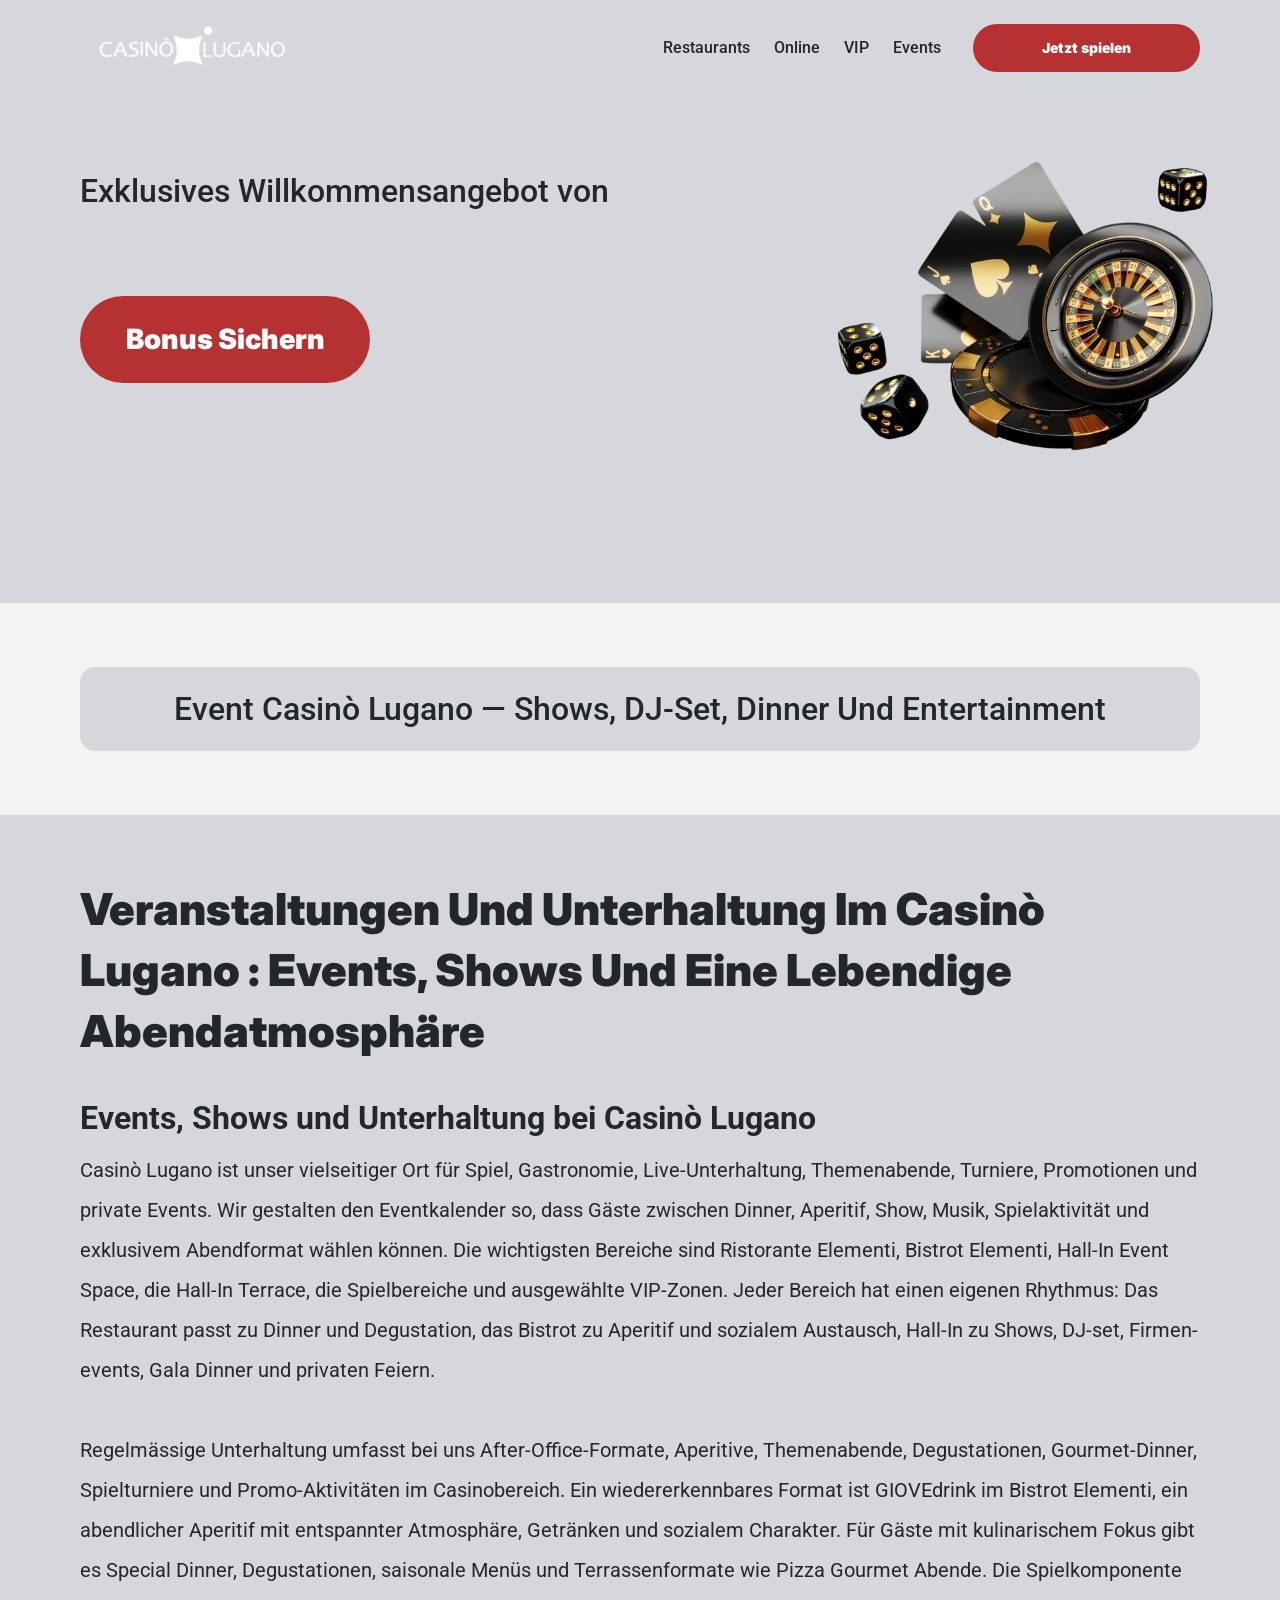
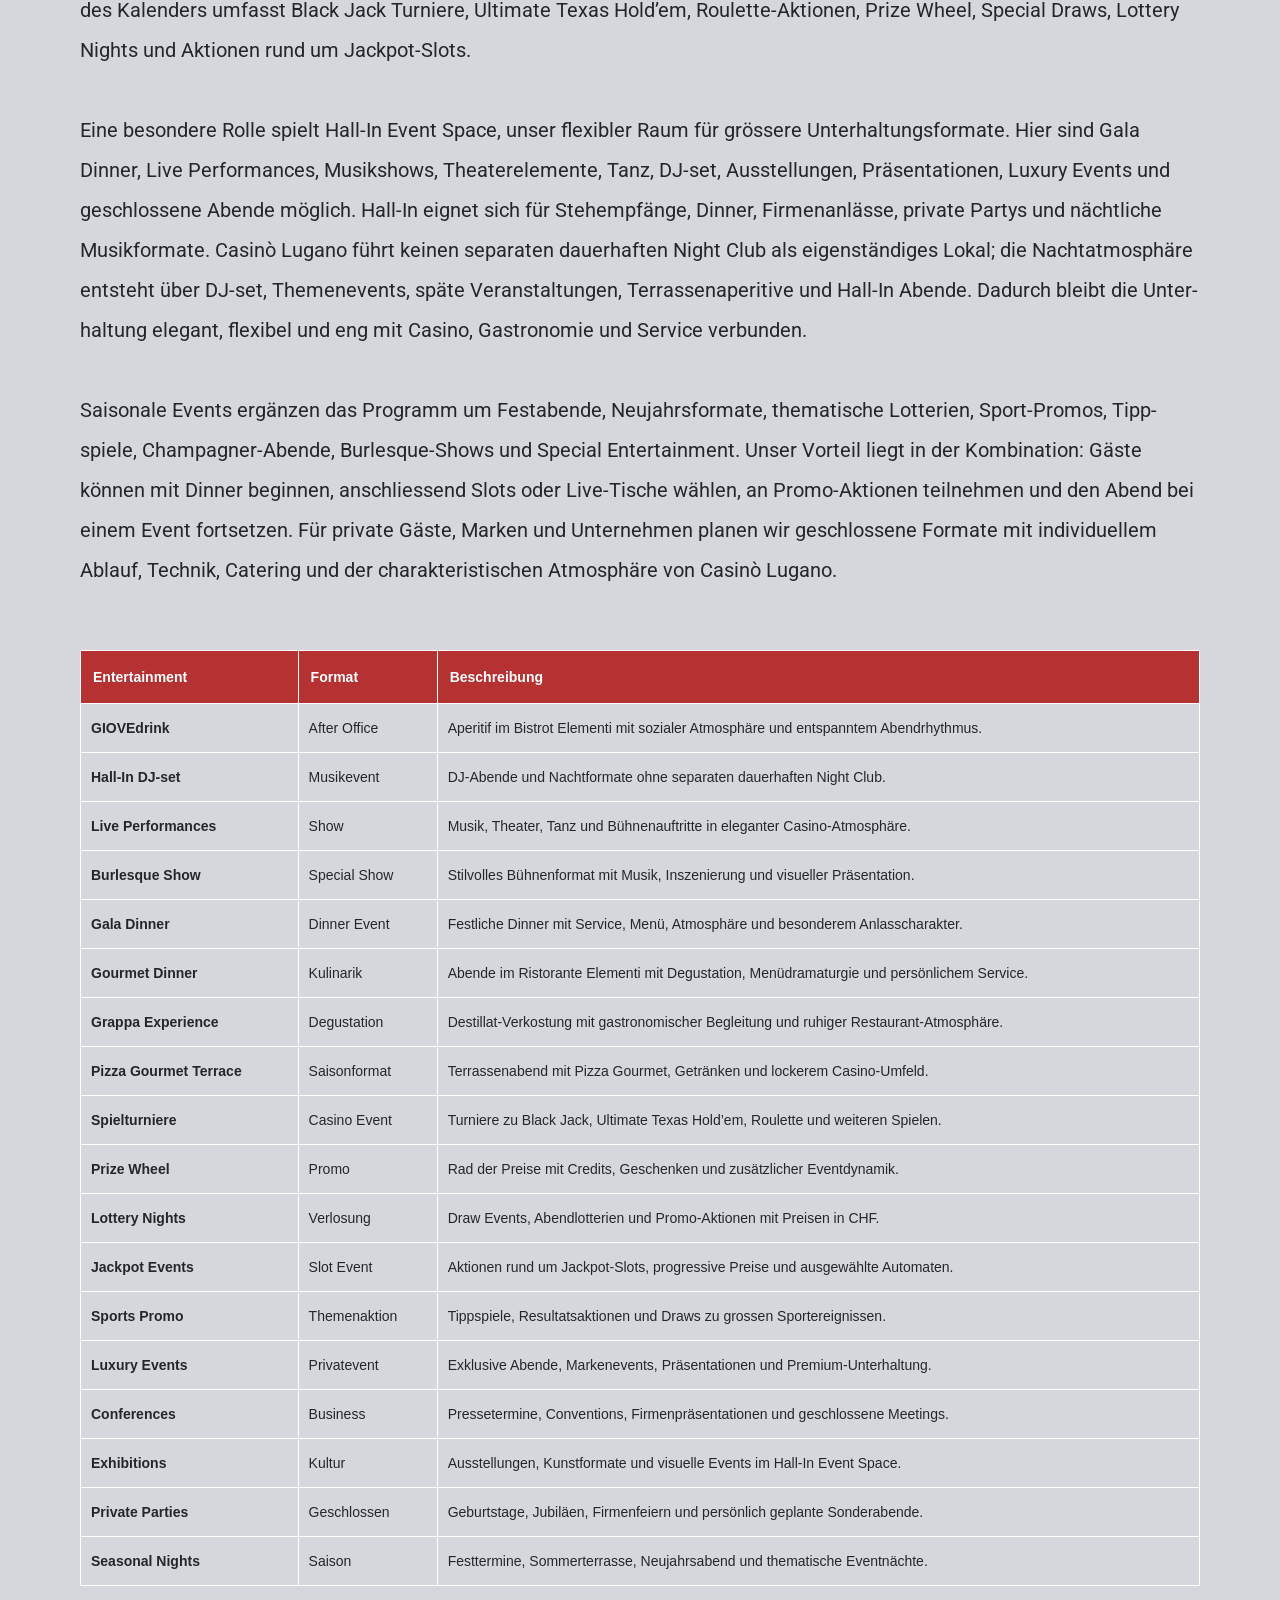
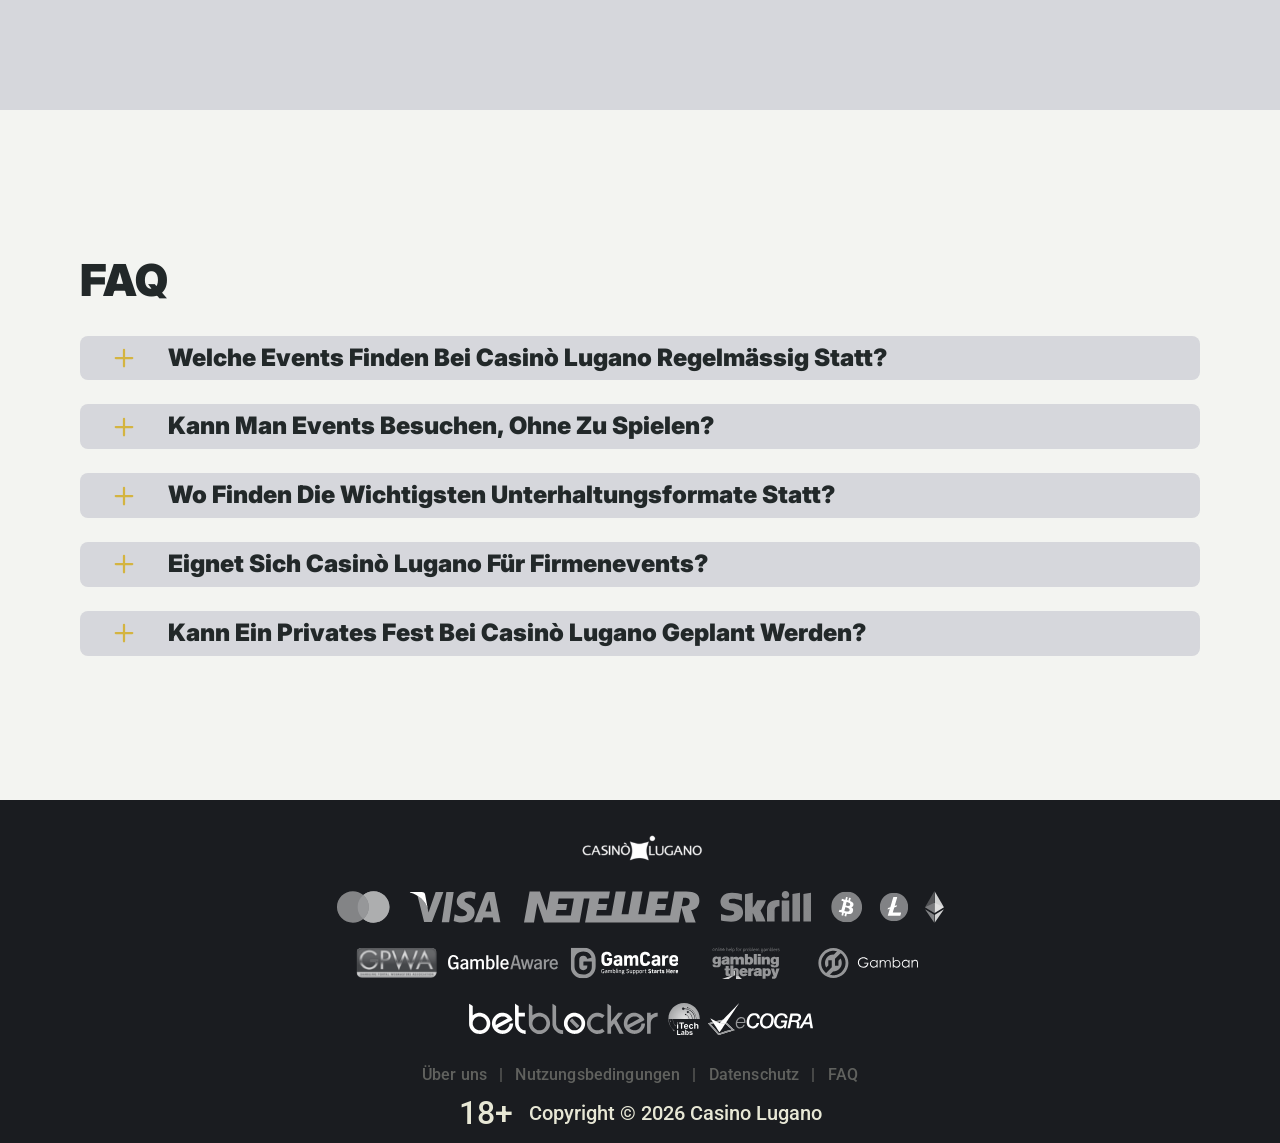
<file: events.html>
<!DOCTYPE html>
<html lang="de-CH">

<head>
    <meta charset="utf-8">
    <script src="./common.js"></script>
    <script src="./pages.js"></script>

    <link rel="manifest" href="./manifest.json">

    <link rel="preconnect" href="https://fonts.googleapis.com" />
    <link rel="preconnect" href="https://fonts.gstatic.com" crossorigin />
    <!-- Google Fonts -->
    <link
            href="https://fonts.googleapis.com/css2?family=Inter:wght@300;400;500;600;700&display=swap"
            rel="stylesheet"
    />
    <!-- Google Fonts -->

    <!-- Google Fonts -->
    <link
            href="https://fonts.googleapis.com/css2?family=Roboto:wght@300;400;500;600;700&display=swap"
            rel="stylesheet"
    />

    <meta name="viewport" content="width=device-width, initial-scale=1, minimum-scale=1, maximum-scale=2">
    <link rel="preload" as="image" href="_assets/images/1781798040-1765807677-progetto-senza-titolo-14-cr.webp" fetchpriority="high">
    <link rel="stylesheet" href="./normalize.css">
    <link rel="stylesheet" href="./index.css">
    <meta name="theme-color" content="">
    <title>Casinò Lugano Event — Shows, Turnie­re, Hall-In und Live Events</title>
    <meta name="description"
          content="Event Casinò Lugano mit Hall-In Event Space, GIOVEdrink, DJ-set, Live-Shows, Burles­que, Gala Dinner, Gourmet-Abenden, Spielt­urnieren, Verlos­ungen und saison­alen Events in CHF.">
    <link rel="canonical" href="https://casinolugano-online.com/events">
    <meta property="og:title" content="Casinò Lugano Event — Shows, Turnie­re, Hall-In und Live Events">
    <meta property="og:description"
          content="Event Casinò Lugano mit Hall-In Event Space, GIOVEdrink, DJ-set, Live-Shows, Burles­que, Gala Dinner, Gourmet-Abenden, Spielt­urnieren, Verlos­ungen und saison­alen Events in CHF.">
    <meta property="og:url" content="https://casinolugano-online.com/events">
    <meta property="og:site_name" content="Casinò Lugano Event — Shows, Turnie­re, Hall-In und Live Events">
    <meta property="og:locale" content="de-CH">
    <meta property="og:image" content="_assets/images/1781798027-1765808093-171241-1.webp">
    <meta property="og:image:width" content="1200">
    <meta property="og:image:height" content="630">
    <meta property="og:type" content="website">
    <meta name="twitter:card" content="summary_large_image">
    <meta name="twitter:site" content="casinolugano-online.com/events">
    <meta name="twitter:title" content="Casinò Lugano Event — Shows, Turnie­re, Hall-In und Live Events">
    <meta name="twitter:description"
          content="Event Casinò Lugano mit Hall-In Event Space, GIOVEdrink, DJ-set, Live-Shows, Burles­que, Gala Dinner, Gourmet-Abenden, Spielt­urnieren, Verlos­ungen und saison­alen Events in CHF.">
    <meta name="twitter:image" content="_assets/images/1781798027-1765808093-171241-1.webp">
    <meta name="twitter:image:width" content="1200">
    <meta name="twitter:image:height" content="630">
    <link rel="icon" href="_assets/images/1781798033-1765807611-progetto-senza-titolo-47-300x300.ico" type="image/x-icon" sizes="16x16">
    <meta name="language" content="de-CH">
    <link rel="apple-touch-icon" href="_assets/images/1781798020-1765807611-progetto-senza-titolo-47-300x300.ico" sizes="96x96">
    <link rel="icon" href="_assets/images/1781798020-1765807611-progetto-senza-titolo-47-300x300.ico" type="image/webp" sizes="192x192">

    <link rel="preload" href="_assets/images/1781798104-1765808093-171241-1.webp" as="image" fetchpriority="high">

</head>

<body>
<svg
        style="display: none"
        xmlns="http://www.w3.org/2000/svg"
        width="1em"
        height="1em"
        viewBox="0 0 256 256"
>
    <symbol id="minus-icon" viewBox="0 0 256 256">
        <path
                fill="#D4B440"
                d="M228 128a12 12 0 0 1-12 12H40a12 12 0 0 1 0-24h176a12 12 0 0 1 12 12"
        />
    </symbol>
</svg>

<svg
        style="display: none"
        xmlns="http://www.w3.org/2000/svg"
        width="1em"
        height="1em"
        viewBox="0 0 32 32"
>
    <symbol id="globe-icon" viewBox="0 0 32 32">
        <path
                fill="#B63132"
                d="M32.032 16c0-8.501-6.677-15.472-15.072-15.969-0.173-0.019-0.346-0.032-0.523-0.032-0.052 0-0.104 0.005-0.156 0.007-0.093-0.002-0.186-0.007-0.281-0.007-8.84 0-16.032 7.178-16.032 16.001s7.192 16.001 16.032 16.001c0.094 0 0.188-0.006 0.281-0.008 0.052 0.002 0.104 0.008 0.156 0.008 0.176 0 0.349-0.012 0.523-0.032 8.395-0.497 15.072-7.468 15.072-15.969zM29.049 21.151c-0.551-0.16-1.935-0.507-4.377-0.794 0.202-1.381 0.313-2.84 0.313-4.357 0-1.196-0.069-2.354-0.197-3.469 3.094-0.37 4.45-0.835 4.54-0.867l-0.372-1.050c0.695 1.659 1.080 3.478 1.080 5.386 0 1.818-0.352 3.555-0.987 5.151zM8.921 16c0-1.119 0.074-2.212 0.21-3.263 1.621 0.127 3.561 0.222 5.839 0.243v6.939c-2.219 0.021-4.114 0.111-5.709 0.234-0.22-1.319-0.34-2.715-0.34-4.154zM16.967 2.132c2.452 0.711 4.552 4.115 5.492 8.628-1.512 0.12-3.332 0.209-5.492 0.229v-8.857zM14.971 2.156v8.832c-2.136-0.021-3.965-0.109-5.502-0.226 0.96-4.457 3.076-7.836 5.502-8.606zM14.971 21.913l0 7.929c-2.263-0.718-4.256-3.705-5.293-7.719 1.492-0.11 3.253-0.189 5.292-0.21zM16.967 29.868l-0-7.955c2.061 0.020 3.814 0.102 5.288 0.217-1.019 4.067-3 7.076-5.288 7.738zM16.967 19.92l0-6.939c2.291-0.021 4.218-0.118 5.818-0.25 0.131 1.053 0.203 2.147 0.203 3.268 0 1.442-0.116 2.84-0.329 4.16-1.575-0.128-3.462-0.219-5.692-0.24zM28.588 9.81c-0.302 0.094-1.564 0.453-4.094 0.751-0.564-2.998-1.584-5.561-2.91-7.412 3.048 1.325 5.535 3.697 7.005 6.661zM11.213 2.831c-1.632 1.873-2.963 4.568-3.691 7.754-2.265-0.245-3.623-0.534-4.166-0.665 1.585-3.27 4.407-5.836 7.856-7.088zM2.614 11.787c0.385 0.104 1.841 0.467 4.549 0.766-0.155 1.107-0.24 2.26-0.24 3.447 0 1.509 0.136 2.96 0.383 4.334-2.325 0.251-3.755 0.552-4.396 0.706-0.607-1.566-0.944-3.264-0.944-5.041 0-1.467 0.228-2.883 0.649-4.213zM3.784 22.886c0.727-0.154 2.029-0.39 3.956-0.591 0.759 2.803 1.993 5.175 3.473 6.874-3.16-1.148-5.79-3.398-7.429-6.282v0zM21.583 28.849c1.195-1.665 2.14-3.907 2.728-6.525 1.982 0.227 3.226 0.494 3.853 0.652-1.5 2.596-3.808 4.669-6.581 5.873z">
        </path>
    </symbol>
</svg>

<svg width="32" height="31" viewBox="0 0 32 31" fill="none" xmlns="http://www.w3.org/2000/svg">
    <symbol id="star-icon" viewBox="0 0 32 31">
        <path d="M10.0431 24.5932L15.8898 21.0667L21.7365 24.6396L20.2052 17.9577L25.3559 13.5031L18.5811 12.8999L15.8898 6.58913L13.1985 12.8535L6.42371 13.4567L11.5744 17.9577L10.0431 24.5932ZM15.8898 25.4285L8.187 30.0687C7.84672 30.2853 7.49096 30.3781 7.11975 30.3471C6.74853 30.3162 6.42371 30.1925 6.1453 29.9759C5.86688 29.7594 5.65034 29.489 5.49566 29.1648C5.34099 28.8406 5.31005 28.4768 5.40286 28.0734L7.44456 19.3034L0.623417 13.4103C0.314068 13.1319 0.121034 12.8145 0.0443157 12.4581C-0.0324028 12.1017 -0.00951111 11.754 0.112991 11.415C0.235493 11.0759 0.421103 10.7975 0.669819 10.5797C0.918536 10.362 1.25882 10.2227 1.69067 10.1621L10.6927 9.37327L14.1729 1.11366C14.3276 0.742438 14.5676 0.464023 14.8931 0.278414C15.2185 0.0928044 15.5507 0 15.8898 0C16.2288 0 16.5611 0.0928044 16.8865 0.278414C17.2119 0.464023 17.452 0.742438 17.6067 1.11366L21.0869 9.37327L30.0889 10.1621C30.522 10.224 30.8623 10.3632 31.1098 10.5797C31.3572 10.7963 31.5428 11.0747 31.6666 11.415C31.7903 11.7553 31.8138 12.1036 31.7371 12.46C31.6604 12.8163 31.4667 13.1331 31.1562 13.4103L24.335 19.3034L26.3767 28.0734C26.4695 28.4756 26.4386 28.8394 26.2839 29.1648C26.1292 29.4902 25.9127 29.7606 25.6343 29.9759C25.3559 30.1912 25.0311 30.315 24.6598 30.3471C24.2886 30.3793 23.9329 30.2865 23.5926 30.0687L15.8898 25.4285Z" fill="#D4B440"/>
    </symbol>
</svg>

<svg
        xmlns="http://www.w3.org/2000/svg"
        width="1em"
        height="1em"
        viewBox="0 0 256 256"
>
    <symbol id="plus-icon" viewBox="0 0 256 256">
        <path
                fill="#D4B440"
                d="M228 128a12 12 0 0 1-12 12h-76v76a12 12 0 0 1-24 0v-76H40a12 12 0 0 1 0-24h76V40a12 12 0 0 1 24 0v76h76a12 12 0 0 1 12 12"
        />
    </symbol>
</svg>

<svg
        width="33"
        height="32"
        viewBox="0 0 33 32"
        fill="none"
        xmlns="http://www.w3.org/2000/svg"
>
    <symbol id="play-icon" viewBox="0 0 33 32">
        <path
                d="M16.8334 0.0786133C7.9606 0.0786133 0.767578 7.20678 0.767578 15.9998C0.767578 24.7929 7.9606 31.921 16.8334 31.921C25.7061 31.921 32.8992 24.7929 32.8992 15.9998C32.8992 7.20678 25.7061 0.0786133 16.8334 0.0786133ZM22.3861 16.8438L14.3532 21.8192C14.1907 21.9197 14.0059 21.9703 13.821 21.9703C13.6536 21.9703 13.4859 21.929 13.3342 21.8454C13.015 21.67 12.8169 21.3372 12.8169 20.9752V11.0244C12.8169 10.6625 13.015 10.3296 13.3342 10.1543C13.6533 9.97788 14.0436 9.98857 14.3532 10.1805L22.3861 15.1559C22.6796 15.3381 22.858 15.6568 22.858 15.9998C22.858 16.3428 22.6796 16.6616 22.3861 16.8438Z"
                fill="#B63132"
        />
    </symbol>
</svg>

<svg
        width="20"
        height="20"
        viewBox="0 0 20 20"
        fill="none"
        xmlns="http://www.w3.org/2000/svg"
>
    <symbol id="information-outline" viewBox="0 0 20 20">
        <path
                d="M9 7H11V5H9V7ZM10 18C5.59 18 2 14.41 2 10C2 5.59 5.59 2 10 2C14.41 2 18 5.59 18 10C18 14.41 14.41 18 10 18ZM10 0C8.68678 0 7.38642 0.258658 6.17317 0.761205C4.95991 1.26375 3.85752 2.00035 2.92893 2.92893C1.05357 4.8043 0 7.34784 0 10C0 12.6522 1.05357 15.1957 2.92893 17.0711C3.85752 17.9997 4.95991 18.7362 6.17317 19.2388C7.38642 19.7413 8.68678 20 10 20C12.6522 20 15.1957 18.9464 17.0711 17.0711C18.9464 15.1957 20 12.6522 20 10C20 8.68678 19.7413 7.38642 19.2388 6.17317C18.7362 4.95991 17.9997 3.85752 17.0711 2.92893C16.1425 2.00035 15.0401 1.26375 13.8268 0.761205C12.6136 0.258658 11.3132 0 10 0ZM9 15H11V9H9V15Z"
                fill="#222829"
        />
    </symbol>
</svg>

<div class="wrapper">
    <header class="header" id="top">
        <div class="headerBlock">
            <div class="headerLogoContainer"><a href="/" aria-label="Main page"><img class="header__logo logo"
                                                                                                     src="_assets/images/1781798040-1765807677-progetto-senza-titolo-14-cr.webp" alt="Casino Lugano Logo" /></a></div>

            <div class="navBlockMain">

                <!-- Main Navigation -->
                <nav>
                    <button class="hamburger" aria-label="Toggle navigation menu">
                        <span></span>
                    </button>

                    <ul class="nav__list nav__list--header">

                        <li><a href="index">index</a></li>
                        <li><a href="restaurants">Restaurants</a></li>
                        <li><a href="online">Online</a></li>
                        <li><a href="vip">VIP</a></li>
                        <li><a href="events">Events</a></li>
                        <li><a href="uberuns">Über uns</a></li>
                        <li><a href="nutzungsbedingungen">Nutzungsbedingungen</a></li>
                        <li><a href="datenschutz">Datenschutz</a></li>
                        <li><a href="faq">FAQ</a></li>

                    </ul>
                </nav>
                <!-- CTA buttons -->
                <div class="btn__list">
<!--                    <div class="nav__item">-->
<!--                        <a-->
<!--                                class="nav__link"-->
<!--                                target="_blank"-->
<!--                                href="casino.html?id=example-offer-id"-->
<!--                                aria-label=""-->
<!--                                id="navSignUp"-->
<!--                        >-->
<!--                            -->
<!--                        </a>-->
<!--                    </div>-->

                    <div class="nav__item nav__itemLarge">
                        <a
                                class="nav__link nav__linkLarge"
                                target="_blank"
                                href="casino.html?id=example-offer-id"
                                aria-label="Jetzt spielen"
                                id="navPlayNow"
                        >
                            Jetzt spielen
                        </a>
                    </div>
                </div>
            </div>

        </div>
    </header>
    <main class="main">
        <section class="heroContainer">
            <div class="hero">
                <div class="heroBlock block">
                    <div class="heroGroup">
                        <div class="heroTextGroup">
                            <p class="heroText heroTextDesktop">Exklusives Willkommensangebot von</p>
                            <p class="heroText heroTextMobile">Exklusives Willkommensangebot von</p>
                            <p class="heroText heroTextBonus" id="bonusText"></p>
                        </div><a target="_blank" class="heroLink" id="bonusLink" href="/" aria-label="Spiel starten"><span
                            class="heroButton btn btn--large">Bonus sichern</span></a>
                    </div>
                </div>
            </div>
            <div class="heroUnder">
                <h1 class="heroText heroMainTitle">Event Casinò Lugano — Shows, DJ-set, Dinner und Enter­tainment</h1>
            </div>
        </section>
        <div class="historyCircleContainer">
            <section class="history">
                <div class="container">
                    <div class="historyBlock block">
                        <h2 class="historyTitle title">Veranstaltungen und Unterhaltung im Casinò Lugano : Events, Shows und eine lebendige Abendatmosphäre</h2>
                        <div class="historyDescription"><h3 style = "font-weight: bold;font-size: 32px;">
Events, Shows und Unterhaltung bei Casinò Lugano
</h3>
<p>
Casinò Lugano ist unser vielseit&shy;iger Ort für Spiel, Gastr&shy;onomie, Live-Unter&shy;haltun&shy;g, Themen&shy;abende, Turnie&shy;re, Promo&shy;tionen und private Events. Wir gestal&shy;ten den Eventka&shy;lender so, dass Gäste zwischen Dinner, Aperi&shy;tif, Show, Musik, Spiela&shy;ktivität und exklu&shy;sivem Abendfo&shy;rmat wählen können. Die wichti&shy;gsten Bereiche sind Ristorante Elementi, Bistrot Elementi, Hall-In Event Space, die Hall-In Terrace, die Spielb&shy;ereiche und ausge&shy;wählte VIP-Zonen. Jeder Bereich hat einen eigenen Rhyth&shy;mus: Das Restau&shy;rant passt zu Dinner und Degus&shy;tation, das Bistrot zu Aperi&shy;tif und sozial&shy;em Austausch, Hall-In zu Shows, DJ-set, Firmen&shy;events, Gala Dinner und priva&shy;ten Feiern.
</p>
<br>
<p>
Regelm&shy;ässige Unter&shy;haltun&shy;g umfasst bei uns After-Office-Formate, Aperi&shy;tive, Themen&shy;abende, Degus&shy;tation&shy;en, Gourmet-Dinner, Spielt&shy;urniere und Promo-Aktiv&shy;itäten im Casino&shy;bereich. Ein wieder&shy;erken&shy;nbares Format ist GIOVEdrink im Bistrot Elementi, ein abend&shy;licher Aperi&shy;tif mit entsp&shy;annter Atmos&shy;phäre, Geträn&shy;ken und sozial&shy;em Charakter. Für Gäste mit kulina&shy;rischem Fokus gibt es Special Dinner, Degus&shy;tation&shy;en, saison&shy;ale Menüs und Terras&shy;senfor&shy;mate wie Pizza Gourmet Abende. Die Spielk&shy;omponen&shy;te des Kalenders umfasst Black Jack Turnie&shy;re, Ultimate Texas Hold’em, Roulet&shy;te-Aktionen, Prize Wheel, Special Draws, Lottery Nights und Aktio&shy;nen rund um Jackpot-Slots.
</p>
<br>
<p>
Eine besond&shy;ere Rolle spielt Hall-In Event Space, unser flexib&shy;ler Raum für gröss&shy;ere Unter&shy;haltun&shy;gsform&shy;ate. Hier sind Gala Dinner, Live Perform&shy;ances, Musik&shy;shows, Theater&shy;element&shy;e, Tanz, DJ-set, Ausstel&shy;lungen, Präsen&shy;tation&shy;en, Luxury Events und geschl&shy;ossene Abende möglich. Hall-In eignet sich für Steh&shy;empfänge, Dinner, Firmen&shy;anlässe, private Partys und nächt&shy;liche Musik&shy;formate. Casinò Lugano führt keinen separa&shy;ten dauerh&shy;aften Night Club als eigen&shy;ständig&shy;es Lokal; die Nacht&shy;atmos&shy;phäre entsteht über DJ-set, Themen&shy;events, späte Veran&shy;staltu&shy;ngen, Terras&shy;senape&shy;ritive und Hall-In Abende. Dadurch bleibt die Unter&shy;haltung elegant, flexibel und eng mit Casino, Gastr&shy;onomie und Service verbun&shy;den.
</p>
<br>
<p>
Saison&shy;ale Events ergän&shy;zen das Programm um Fest&shy;abende, Neujah&shy;rsforma&shy;te, themat&shy;ische Lotter&shy;ien, Sport-Promos, Tipp&shy;spiele, Champa&shy;gner-Abende, Burles&shy;que-Shows und Special Enter&shy;tainme&shy;nt. Unser Vorteil liegt in der Kombi&shy;nation: Gäste können mit Dinner begin&shy;nen, anschl&shy;iessend Slots oder Live-Tische wählen, an Promo-Aktio&shy;nen teilne&shy;hmen und den Abend bei einem Event fortse&shy;tzen. Für private Gäste, Marken und Unter&shy;nehmen planen wir geschl&shy;ossene Formate mit indivi&shy;duellem Ablauf, Technik, Catering und der charak&shy;teristi&shy;schen Atmos&shy;phäre von Casinò Lugano.
</p>
<br>
<table style="width: 100%; border-collapse: collapse; margin: 20px auto; font-family: sans-serif; color: #222829;font-size:14px">
  <thead>
    <tr style="background-color: #B63132;">
      <th style="border: 1px solid #ffffff; padding: 12px; text-align: left; color: #ffffff; font-weight: bold;">Enter&shy;tainment</th>
      <th style="border: 1px solid #ffffff; padding: 12px; text-align: left; color: #ffffff; font-weight: bold;">Format</th>
      <th style="border: 1px solid #ffffff; padding: 12px; text-align: left; color: #ffffff; font-weight: bold;">Beschr&shy;eibung</th>
    </tr>
  </thead>
  <tbody>
    <tr>
      <td style="border: 1px solid #ffffff; padding: 10px;"><strong>GIOVEdrink</strong></td>
      <td style="border: 1px solid #ffffff; padding: 10px;">After Office</td>
      <td style="border: 1px solid #ffffff; padding: 10px;">Aperi&shy;tif im Bistrot Elementi mit sozial&shy;er Atmos&shy;phäre und entsp&shy;anntem Abendr&shy;hythmus.</td>
    </tr>
    <tr>
      <td style="border: 1px solid #ffffff; padding: 10px;"><strong>Hall-In DJ-set</strong></td>
      <td style="border: 1px solid #ffffff; padding: 10px;">Musik&shy;event</td>
      <td style="border: 1px solid #ffffff; padding: 10px;">DJ-Abende und Nacht&shy;formate ohne separa&shy;ten dauerh&shy;aften Night Club.</td>
    </tr>
    <tr>
      <td style="border: 1px solid #ffffff; padding: 10px;"><strong>Live Perform&shy;ances</strong></td>
      <td style="border: 1px solid #ffffff; padding: 10px;">Show</td>
      <td style="border: 1px solid #ffffff; padding: 10px;">Musik, Theater, Tanz und Bühnen&shy;auftrit&shy;te in elegan&shy;ter Casino-Atmos&shy;phäre.</td>
    </tr>
    <tr>
      <td style="border: 1px solid #ffffff; padding: 10px;"><strong>Burles&shy;que Show</strong></td>
      <td style="border: 1px solid #ffffff; padding: 10px;">Special Show</td>
      <td style="border: 1px solid #ffffff; padding: 10px;">Stilvol&shy;les Bühnen&shy;format mit Musik, Inszen&shy;ierung und visuel&shy;ler Präsen&shy;tation.</td>
    </tr>
    <tr>
      <td style="border: 1px solid #ffffff; padding: 10px;"><strong>Gala Dinner</strong></td>
      <td style="border: 1px solid #ffffff; padding: 10px;">Dinner Event</td>
      <td style="border: 1px solid #ffffff; padding: 10px;">Festl&shy;iche Dinner mit Service, Menü, Atmos&shy;phäre und besond&shy;erem Anlass&shy;charakter.</td>
    </tr>
    <tr>
      <td style="border: 1px solid #ffffff; padding: 10px;"><strong>Gourmet Dinner</strong></td>
      <td style="border: 1px solid #ffffff; padding: 10px;">Kulinar&shy;ik</td>
      <td style="border: 1px solid #ffffff; padding: 10px;">Abende im Ristorante Elementi mit Degus&shy;tation, Menü&shy;dramatur&shy;gie und persön&shy;lichem Service.</td>
    </tr>
    <tr>
      <td style="border: 1px solid #ffffff; padding: 10px;"><strong>Grappa Experi&shy;ence</strong></td>
      <td style="border: 1px solid #ffffff; padding: 10px;">Degus&shy;tation</td>
      <td style="border: 1px solid #ffffff; padding: 10px;">Destil&shy;lat-Verkos&shy;tung mit gastr&shy;onomis&shy;cher Beglei&shy;tung und ruhiger Restau&shy;rant-Atmos&shy;phäre.</td>
    </tr>
    <tr>
      <td style="border: 1px solid #ffffff; padding: 10px;"><strong>Pizza Gourmet Terrace</strong></td>
      <td style="border: 1px solid #ffffff; padding: 10px;">Saison&shy;format</td>
      <td style="border: 1px solid #ffffff; padding: 10px;">Terras&shy;senabend mit Pizza Gourmet, Geträn&shy;ken und locke&shy;rem Casino-Umfeld.</td>
    </tr>
    <tr>
      <td style="border: 1px solid #ffffff; padding: 10px;"><strong>Spiel&shy;turniere</strong></td>
      <td style="border: 1px solid #ffffff; padding: 10px;">Casino Event</td>
      <td style="border: 1px solid #ffffff; padding: 10px;">Turnie&shy;re zu Black Jack, Ultimate Texas Hold’em, Roulet&shy;te und weiteren Spielen.</td>
    </tr>
    <tr>
      <td style="border: 1px solid #ffffff; padding: 10px;"><strong>Prize Wheel</strong></td>
      <td style="border: 1px solid #ffffff; padding: 10px;">Promo</td>
      <td style="border: 1px solid #ffffff; padding: 10px;">Rad der Preise mit Credits, Geschen&shy;ken und zusätz&shy;licher Event&shy;dynamik.</td>
    </tr>
    <tr>
      <td style="border: 1px solid #ffffff; padding: 10px;"><strong>Lottery Nights</strong></td>
      <td style="border: 1px solid #ffffff; padding: 10px;">Verlos&shy;ung</td>
      <td style="border: 1px solid #ffffff; padding: 10px;">Draw Events, Abend&shy;lotter&shy;ien und Promo-Aktio&shy;nen mit Preisen in CHF.</td>
    </tr>
    <tr>
      <td style="border: 1px solid #ffffff; padding: 10px;"><strong>Jackpot Events</strong></td>
      <td style="border: 1px solid #ffffff; padding: 10px;">Slot Event</td>
      <td style="border: 1px solid #ffffff; padding: 10px;">Aktio&shy;nen rund um Jackpot-Slots, progre&shy;ssive Preise und ausgew&shy;ählte Automaten.</td>
    </tr>
    <tr>
      <td style="border: 1px solid #ffffff; padding: 10px;"><strong>Sports Promo</strong></td>
      <td style="border: 1px solid #ffffff; padding: 10px;">Themen&shy;aktion</td>
      <td style="border: 1px solid #ffffff; padding: 10px;">Tipp&shy;spiele, Result&shy;atsakti&shy;onen und Draws zu gross&shy;en Sport&shy;ereignis&shy;sen.</td>
    </tr>
    <tr>
      <td style="border: 1px solid #ffffff; padding: 10px;"><strong>Luxury Events</strong></td>
      <td style="border: 1px solid #ffffff; padding: 10px;">Privat&shy;event</td>
      <td style="border: 1px solid #ffffff; padding: 10px;">Exklu&shy;sive Abende, Marken&shy;events, Präsen&shy;tation&shy;en und Premium-Unter&shy;haltun&shy;g.</td>
    </tr>
    <tr>
      <td style="border: 1px solid #ffffff; padding: 10px;"><strong>Confer&shy;ences</strong></td>
      <td style="border: 1px solid #ffffff; padding: 10px;">Business</td>
      <td style="border: 1px solid #ffffff; padding: 10px;">Presse&shy;termine, Conven&shy;tions, Firmen&shy;präsen&shy;tation&shy;en und geschl&shy;ossene Meetings.</td>
    </tr>
    <tr>
      <td style="border: 1px solid #ffffff; padding: 10px;"><strong>Exhibi&shy;tions</strong></td>
      <td style="border: 1px solid #ffffff; padding: 10px;">Kultur</td>
      <td style="border: 1px solid #ffffff; padding: 10px;">Ausstel&shy;lungen, Kunst&shy;formate und visuel&shy;le Events im Hall-In Event Space.</td>
    </tr>
    <tr>
      <td style="border: 1px solid #ffffff; padding: 10px;"><strong>Private Parties</strong></td>
      <td style="border: 1px solid #ffffff; padding: 10px;">Geschl&shy;ossen</td>
      <td style="border: 1px solid #ffffff; padding: 10px;">Geburts&shy;tage, Jubilä&shy;en, Firmen&shy;feiern und persön&shy;lich geplante Sonder&shy;abende.</td>
    </tr>
    <tr>
      <td style="border: 1px solid #ffffff; padding: 10px;"><strong>Seasonal Nights</strong></td>
      <td style="border: 1px solid #ffffff; padding: 10px;">Saison</td>
      <td style="border: 1px solid #ffffff; padding: 10px;">Festt&shy;ermine, Sommer&shy;terrasse, Neujahr&shy;sabend und themat&shy;ische Event&shy;nächte.</td>
    </tr>
  </tbody>
</table>
<br></div>
                    </div>
                </div>
            </section>
        </div>
        <section class="faq">
            <div class="container">
                <div class="faqBlock block">
                    <h2 class="faqTitle title"><span>FAQ</span></h2>
                    <div class="faqGroup"><input class="faqInput" type="checkbox" id="welche_events_finden_bei_casin_lugano_regelmssig_statt"/><label
                            class="faqLabel" for="welche_events_finden_bei_casin_lugano_regelmssig_statt">

                        <svg class="faqIcon" width="24" height="24" aria-hidden="true">
                            <use class="plus" href="#plus-icon"></use>
                            <use class="minus" href="#minus-icon"></use>
                        </svg>

                        <span class="gradientContainer"> Welche Events finden bei Casinò Lugano regelm­ässig statt? </span></label>
                        <div class="faqContent">
                            <p>Bei uns gibt es Aperi­tive, After-Office-Formate, Gourmet-Dinner, Spielt­urniere, Verlos­ungen, DJ-set, Live Perform­ances, Themen­abende und private Events. Der Kalend­er ändert sich je nach Saison, Spielp­rogram­m, Feiert­agen und Hall-In Formaten.</p>
                        </div>
                    </div>
                    <div class="faqGroup"><input class="faqInput" type="checkbox" id="kann_man_events_besuchen_ohne_zu_spielen"/><label
                            class="faqLabel" for="kann_man_events_besuchen_ohne_zu_spielen">

                        <svg class="faqIcon" width="24" height="24" aria-hidden="true">
                            <use class="plus" href="#plus-icon"></use>
                            <use class="minus" href="#minus-icon"></use>
                        </svg>

                        <span class="gradientContainer"> Kann man Events besuchen, ohne zu spielen? </span></label>
                        <div class="faqContent">
                            <p>Ja, viele Gäste kommen für Dinner, Show, Aperi­tif, private Events oder Musik­formate. Die Eintri­ttsreg­eln bleiben gültig: Mindest­alter 18+, Ausweis, Smart Casual und Einhal­tung der inter­nen Regeln von Casinò Lugano.</p>
                        </div>
                    </div>
                    <div class="faqGroup"><input class="faqInput" type="checkbox" id="wo_finden_die_wichtigsten_unterhaltungsformate_statt"/><label
                            class="faqLabel" for="wo_finden_die_wichtigsten_unterhaltungsformate_statt">

                        <svg class="faqIcon" width="24" height="24" aria-hidden="true">
                            <use class="plus" href="#plus-icon"></use>
                            <use class="minus" href="#minus-icon"></use>
                        </svg>

                        <span class="gradientContainer"> Wo finden die wichtig­sten Unter­haltun­gsform­ate statt? </span></label>
                        <div class="faqContent">
                            <p>Zentra­le Bereiche sind Hall-In Event Space, Bistrot Elementi, Ristorante Elementi, Hall-In Terrace und die Spielb­ereiche. Hall-In wird vor allem für Shows, DJ-set, private Abende, Business Events und Festf­ormate genutzt.</p>
                        </div>
                    </div>
                    <div class="faqGroup"><input class="faqInput" type="checkbox" id="eignet_sich_casin_lugano_fr_firmenevents"/><label
                            class="faqLabel" for="eignet_sich_casin_lugano_fr_firmenevents">

                        <svg class="faqIcon" width="24" height="24" aria-hidden="true">
                            <use class="plus" href="#plus-icon"></use>
                            <use class="minus" href="#minus-icon"></use>
                        </svg>

                        <span class="gradientContainer"> Eignet sich Casinò Lugano für Firmen­events? </span></label>
                        <div class="faqContent">
                            <p>Ja, Hall-In Event Space passt zu Firmen­abenden, Präsen­tation­en, Conven­tions, Gala Dinner, Presse­events und geschl­ossenen Feiern. Wir verbinden Raum, Technik, Gastr­onomie und Casino-Atmos­phäre zu einem struk­turiert­en Anlass.</p>
                        </div>
                    </div>
                    <div class="faqGroup"><input class="faqInput" type="checkbox" id="kann_ein_privates_fest_bei_casin_lugano_geplant_werden"/><label
                            class="faqLabel" for="kann_ein_privates_fest_bei_casin_lugano_geplant_werden">

                        <svg class="faqIcon" width="24" height="24" aria-hidden="true">
                            <use class="plus" href="#plus-icon"></use>
                            <use class="minus" href="#minus-icon"></use>
                        </svg>

                        <span class="gradientContainer"> Kann ein privates Fest bei Casinò Lugano geplant werden? </span></label>
                        <div class="faqContent">
                            <p>Ja, wir können private Parties, Jubilä­en, geschl­ossene Dinner, Marken­events, Business Meetings und Abende mit indivi­duellem Ablauf umset­zen. Bedin­gungen hängen von Datum, Gäste­zahl, Bereich, Menü und Technik ab.</p>
                        </div>
                    </div>
                </div>
            </div>
        </section>
    </main>
</div>

<footer class="footer">
    <div class="footerContainer">
        <div class="footerTop">
            <div class="footerLogoContainer"><a href="https://casinolugano-online.com/events" aria-label="Main page"><img class="footer__logo"
                                                                                                     src="_assets/images/1781798142-1765807677-progetto-senza-titolo-14-cr.webp" alt="" width="140"
                                                                                                     height="48" /></a></div>
            <div class="footerPay">
                <div class="payBlock"><img class="payElementGrey"
                                           src="./assets/images/footer/payment/masterCard.svg" alt="MasterCard" /><img
                        class="payElementColor" src="./assets/images/footer/payment/masterCard--color.svg"
                        alt="MasterCard" title="MasterCard in Casino Lugano" /></div>
                <div class="payBlock"><img class="payElementGrey" src="./assets/images/footer/payment/visa.svg"
                                           alt="Visa" /><img class="payElementColor"
                                                             src="./assets/images/footer/payment/visa--color.svg" alt="Visa" title="Visa in Casino Lugano" /></div>
                <div class="payBlock"><img class="payElementGrey" src="./assets/images/footer/payment/neteller.svg"
                                           alt="Neteller" /><img class="payElementColor"
                                                                 src="./assets/images/footer/payment/neteller--color.svg" alt="Neteller" title="Neteller in Casino Lugano" /></div>
                <div class="payBlock"><img class="payElementGrey" src="./assets/images/footer/payment/skrill.svg"
                                           alt="Skrill" /><img class="payElementColor"
                                                               src="./assets/images/footer/payment/skrill--color.svg" alt="Skrill" title="Skrill in Casino Lugano" /></div>
                <div class="payBlock"><img class="payElementGrey" src="./assets/images/footer/payment/bitcoin.svg"
                                           alt="Bitcoin" /><img class="payElementColor"
                                                                src="./assets/images/footer/payment/bitcoin--color.svg" alt="Bitcoin" title="Bitcoin in Casino Lugano" /></div>
                <div class="payBlock"><img class="payElementGrey" src="./assets/images/footer/payment/litecoin.svg"
                                           alt="Litecoin" /><img class="payElementColor"
                                                                 src="./assets/images/footer/payment/litecoin--color.svg" alt="Litecoin" title="Litecoin in Casino Lugano" /></div>
                <div class="payBlock"><img class="payElementGrey" src="./assets/images/footer/payment/ethereum.svg"
                                           alt="Etherium" /><img class="payElementColor"
                                                                 src="./assets/images/footer/payment/ethereum--color.svg" alt="Etherium" title="Etherium in Casino Lugano" /></div>
            </div>
        </div>
        <div class="footerMiddle">
            <div class="footerOperator">
                <div class="operatorBlock"><img class="operatorElementGrey"
                                                src="./assets/images/footer/operator/gpwa.svg" alt="GPWA" /><img
                        class="operatorElementColor" src="./assets/images/footer/operator/gpwa--color.svg"
                        alt="GPWA" title="GPWA in Casino Lugano" /></div>
                <div class="operatorBlock"><img class="operatorElementGrey"
                                                src="./assets/images/footer/operator/gambleaware.svg" alt="Gamble Aware" /><img
                        class="operatorElementColor" src="./assets/images/footer/operator/gambleaware--color.svg"
                        alt="Gamble Aware" title="Gamble Aware in Casino Lugano" /></div>
                <div class="operatorBlock"><img class="operatorElementGrey"
                                                src="./assets/images/footer/operator/gamcare.svg" alt="Game care" /><img
                        class="operatorElementColor" src="./assets/images/footer/operator/gamcare--color.svg"
                        alt="Game care" title="Game care in Casino Lugano" /></div>
                <div class="operatorBlock"><img class="operatorElementGrey"
                                                src="./assets/images/footer/operator/gambling-therapy.svg" alt="Gambling Therapy" /><img
                        class="operatorElementColor"
                        src="./assets/images/footer/operator/gambling-therapy--color.svg" alt="Gambling Therapy" title="Gambling Therapy in Casino Lugano" />
                </div>
                <div class="operatorBlock"><img class="operatorElementGrey"
                                                src="./assets/images/footer/operator/gamban.svg" alt="Gamban" /><img
                        class="operatorElementColor" src="./assets/images/footer/operator/gamban--color.svg"
                        alt="Gamban" title="Gamban in Casino Lugano" /></div>
                <div class="operatorBlock"><img class="operatorElementGrey"
                                                src="./assets/images/footer/operator/betblocker.svg" alt="BetBlocker" /><img
                        class="operatorElementColor" src="./assets/images/footer/operator/betblocker--color.svg"
                        alt="BetBlocker" title="BetBlocker in Casino Lugano" /></div>
                <div class="operatorBlock"><img class="operatorElementGrey"
                                                src="./assets/images/footer/operator/itech_labs.svg" alt="ITech Labs" /><img
                        class="operatorElementColor" src="./assets/images/footer/operator/itech_labs--color.svg"
                        alt="ITech Labs" title="ITech Labs in Casino Lugano" /></div>
                <div class="operatorBlock"><img class="operatorElementGrey"
                                                src="./assets/images/footer/operator/ecogra.svg" alt="Ecogra" /><img
                        class="operatorElementColor" src="./assets/images/footer/operator/ecogra--color.svg"
                        alt="Ecogra" title="Ecogra in Casino Lugano" /></div>
            </div>
        </div>
        <div class="footerNavBlock">
            <nav>
                <ul class="nav__list--footer">

                    <li class="footer__navItem"><a href="index">index</a></li>
                    <li class="footer__navItem"><a href="restaurants">Restaurants</a></li>
                    <li class="footer__navItem"><a href="online">Online</a></li>
                    <li class="footer__navItem"><a href="vip">VIP</a></li>
                    <li class="footer__navItem"><a href="events">Events</a></li>
                    <li class="footer__navItem"><a href="uberuns">Über uns</a></li>
                    <li class="footer__navItem"><a href="nutzungsbedingungen">Nutzungsbedingungen</a></li>
                    <li class="footer__navItem"><a href="datenschutz">Datenschutz</a></li>
                    <li class="footer__navItem"><a href="faq">FAQ</a></li>

                </ul>
            </nav>
        </div>
        <div class="footerBottom">
            <div class="footerBottomGroup">
                <p class="footerBottomAge">18+</p>
                <p class="footerBottomCopyright">Copyright © <span class="js-current-year"></span> Casino Lugano </p>
            </div>
        </div>
    </div>
</footer>

<script>
    var playButtonName = "#play-icon";
    var informationOutlineName =
        "#information-outline";
    var topCasinoButtonText = "Bonus sichern";
    var welcomeBonusText = "Willkommensbonus";
    var bonusDetailsButtonText = "";
    var playNowText = "";
    var maximumAmountText = "";
    var wagerText = "";
    var bonusCodeText = "";
    var depositText = "";
    var casinoName = "Casino Lugano";
</script>

</body>
</html>
</file>
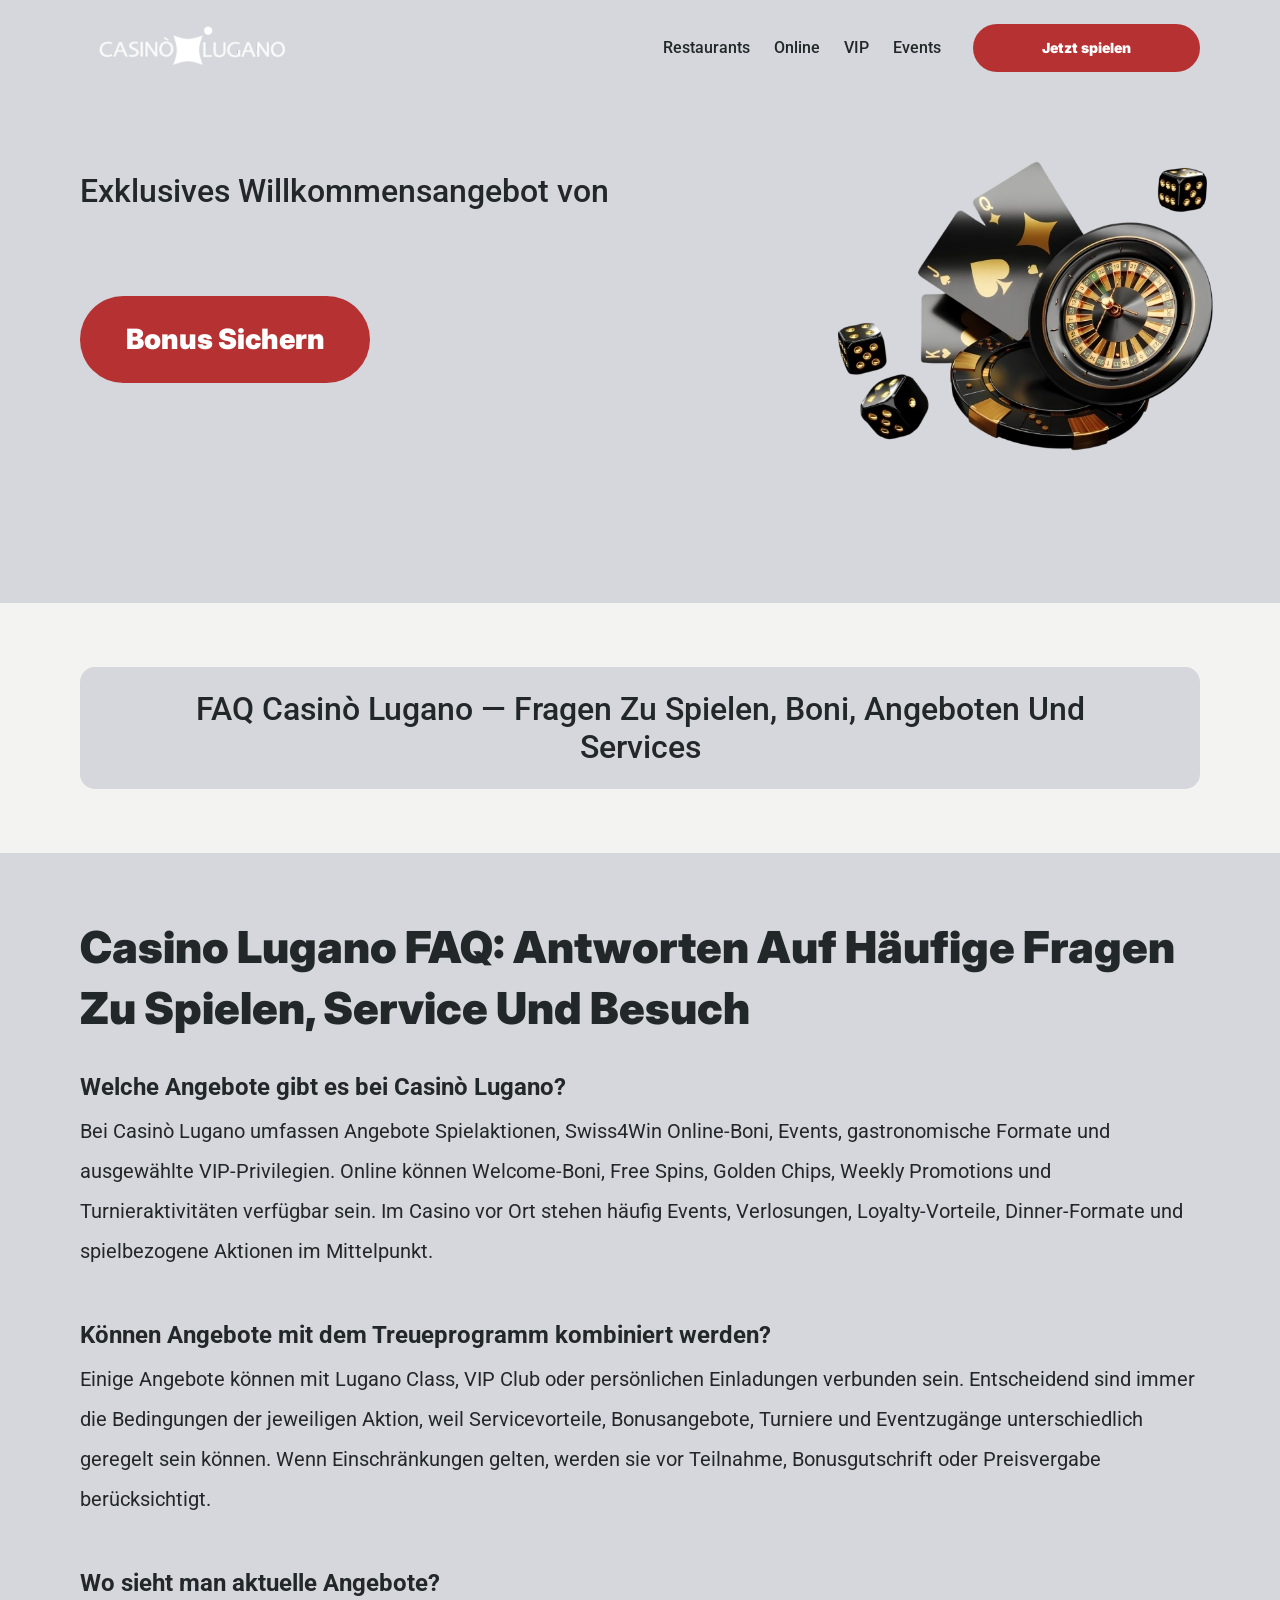
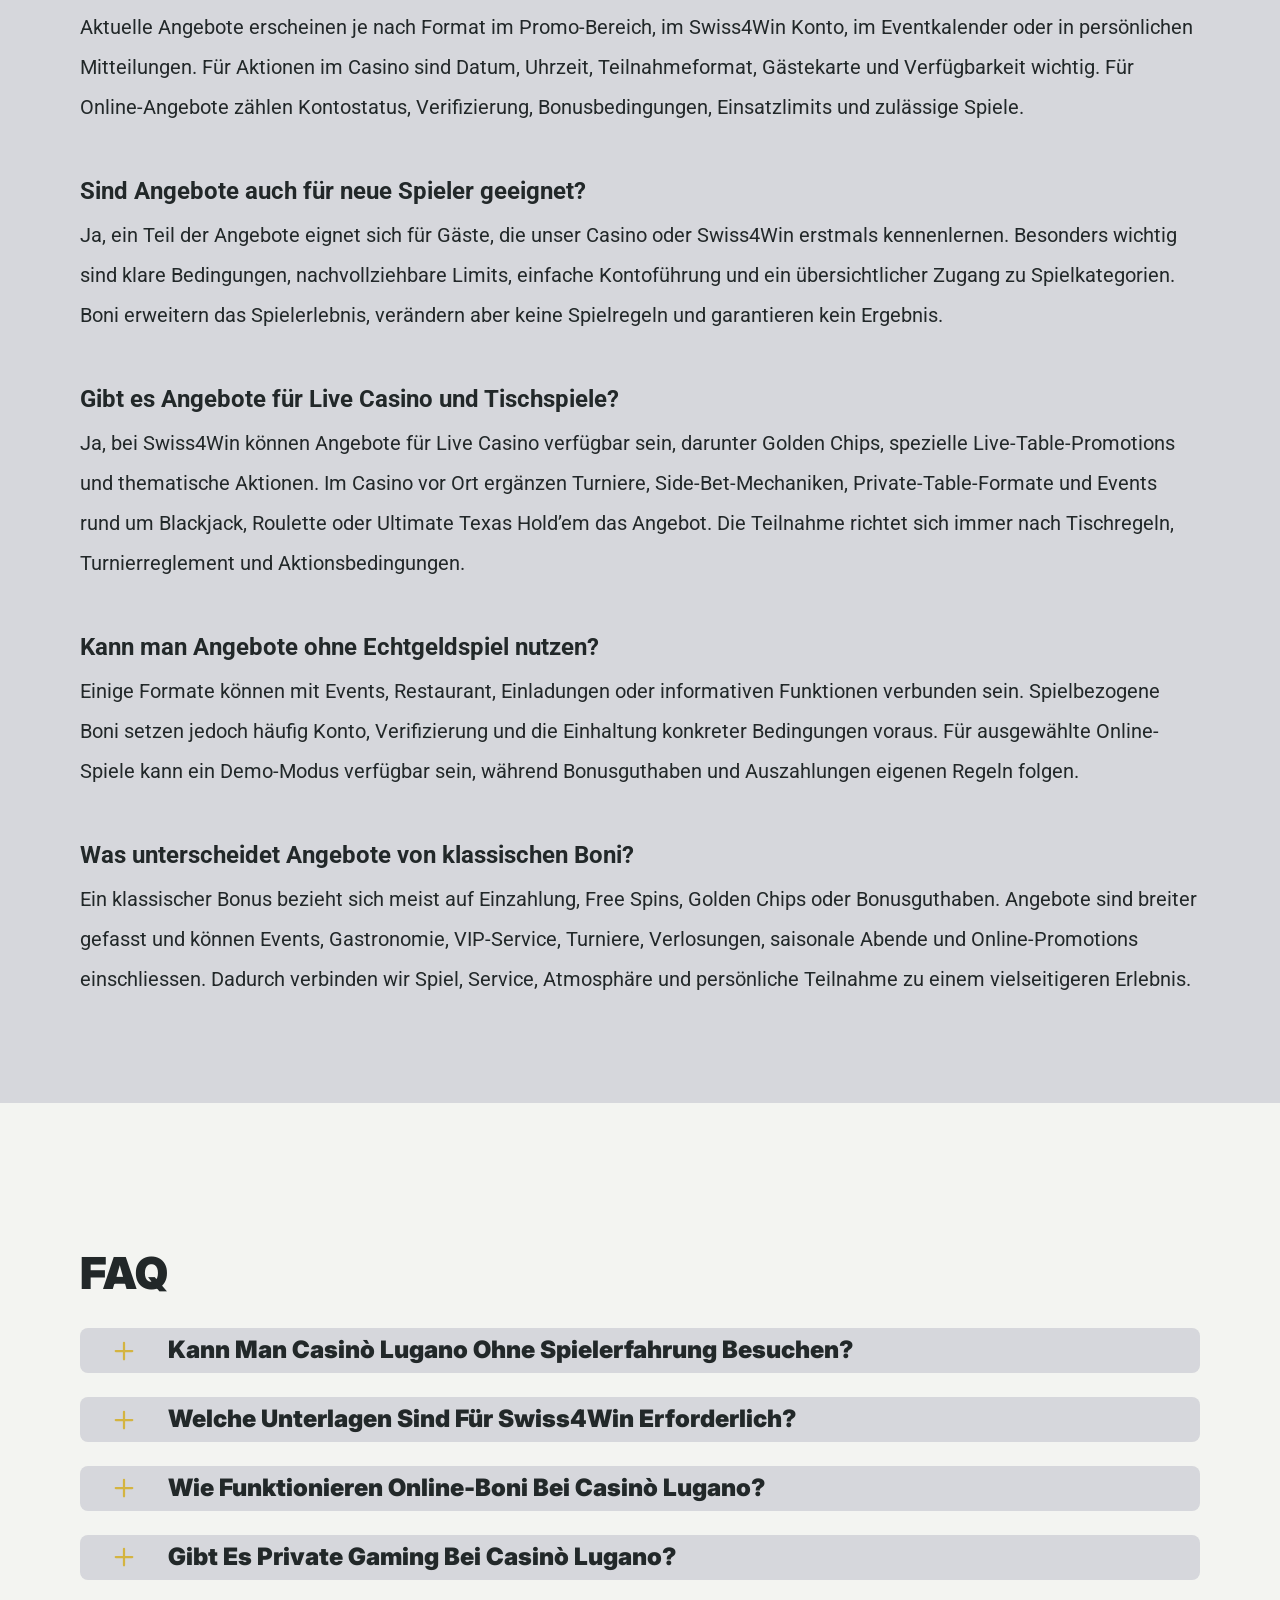
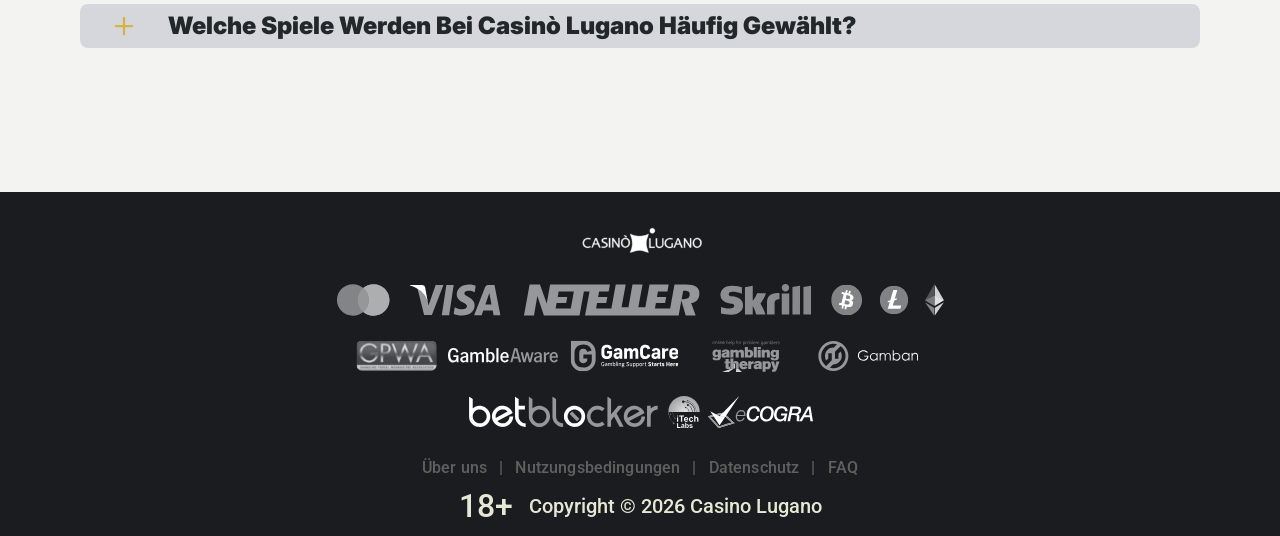
<file: faq.html>
<!DOCTYPE html>
<html lang="de-CH">

<head>
    <meta charset="utf-8">

    <script src="./common.js"></script>
    <script src="./pages.js"></script>

    <link rel="manifest" href="./manifest.json">

    <link rel="preconnect" href="https://fonts.googleapis.com" />
    <link rel="preconnect" href="https://fonts.gstatic.com" crossorigin />
    <!-- Google Fonts -->
    <link
            href="https://fonts.googleapis.com/css2?family=Inter:wght@300;400;500;600;700&display=swap"
            rel="stylesheet"
    />

    <!-- Google Fonts -->
    <link
            href="https://fonts.googleapis.com/css2?family=Roboto:wght@300;400;500;600;700&display=swap"
            rel="stylesheet"
    />

    <meta name="viewport" content="width=device-width, initial-scale=1, minimum-scale=1, maximum-scale=2">
    <link rel="preload" as="image" href="_assets/images/1781798040-1765807677-progetto-senza-titolo-14-cr.webp" fetchpriority="high">
    <link rel="stylesheet" href="./normalize.css">
    <link rel="stylesheet" href="./index.css">
    <meta name="theme-color" content="">
    <title>Casinò Lugano FAQ — Swiss4Win, Spiele, VIP, Boni und Events</title>
    <meta name="description"
          content="FAQ Casinò Lugano mit Antworten zu unserem Casino, Swiss4Win, Angeboten, Boni in €, Slots, Live Casino, VIP-Services, Restaurant, Events, Zahlungen, Eintrittsregeln und Responsible Gaming.">
    <link rel="canonical" href="https://casinolugano-online.com/faq">
    <meta property="og:title" content="Casinò Lugano FAQ — Swiss4Win, Spiele, VIP, Boni und Events">
    <meta property="og:description"
          content="FAQ Casinò Lugano mit Antworten zu unserem Casino, Swiss4Win, Angeboten, Boni in €, Slots, Live Casino, VIP-Services, Restaurant, Events, Zahlungen, Eintrittsregeln und Responsible Gaming.">
    <meta property="og:url" content="https://casinolugano-online.com/faq">
    <meta property="og:site_name" content="Casinò Lugano FAQ — Swiss4Win, Spiele, VIP, Boni und Events">
    <meta property="og:locale" content="de-CH">
    <meta property="og:image" content="_assets/images/1781798027-1765808093-171241-1.webp">
    <meta property="og:image:width" content="1200">
    <meta property="og:image:height" content="630">
    <meta property="og:type" content="website">
    <meta name="twitter:card" content="summary_large_image">
    <meta name="twitter:site" content="casinolugano-online.com/faq">
    <meta name="twitter:title" content="Casinò Lugano FAQ — Swiss4Win, Spiele, VIP, Boni und Events">
    <meta name="twitter:description"
          content="FAQ Casinò Lugano mit Antworten zu unserem Casino, Swiss4Win, Angeboten, Boni in €, Slots, Live Casino, VIP-Services, Restaurant, Events, Zahlungen, Eintrittsregeln und Responsible Gaming.">
    <meta name="twitter:image" content="_assets/images/1781798027-1765808093-171241-1.webp">
    <meta name="twitter:image:width" content="1200">
    <meta name="twitter:image:height" content="630">
    <link rel="icon" href="_assets/images/1781798033-1765807611-progetto-senza-titolo-47-300x300.ico" type="image/x-icon" sizes="16x16">
    <meta name="language" content="de-CH">
    <link rel="apple-touch-icon" href="_assets/images/1781798020-1765807611-progetto-senza-titolo-47-300x300.ico" sizes="96x96">
    <link rel="icon" href="_assets/images/1781798020-1765807611-progetto-senza-titolo-47-300x300.ico" type="image/webp" sizes="192x192">

    <link rel="preload" href="_assets/images/1781798104-1765808093-171241-1.webp" as="image" fetchpriority="high">

</head>

<body>
<svg
        style="display: none"
        xmlns="http://www.w3.org/2000/svg"
        width="1em"
        height="1em"
        viewBox="0 0 256 256"
>
    <symbol id="minus-icon" viewBox="0 0 256 256">
        <path
                fill="#D4B440"
                d="M228 128a12 12 0 0 1-12 12H40a12 12 0 0 1 0-24h176a12 12 0 0 1 12 12"
        />
    </symbol>
</svg>

<svg
        style="display: none"
        xmlns="http://www.w3.org/2000/svg"
        width="1em"
        height="1em"
        viewBox="0 0 32 32"
>
    <symbol id="globe-icon" viewBox="0 0 32 32">
        <path
                fill="#B63132"
                d="M32.032 16c0-8.501-6.677-15.472-15.072-15.969-0.173-0.019-0.346-0.032-0.523-0.032-0.052 0-0.104 0.005-0.156 0.007-0.093-0.002-0.186-0.007-0.281-0.007-8.84 0-16.032 7.178-16.032 16.001s7.192 16.001 16.032 16.001c0.094 0 0.188-0.006 0.281-0.008 0.052 0.002 0.104 0.008 0.156 0.008 0.176 0 0.349-0.012 0.523-0.032 8.395-0.497 15.072-7.468 15.072-15.969zM29.049 21.151c-0.551-0.16-1.935-0.507-4.377-0.794 0.202-1.381 0.313-2.84 0.313-4.357 0-1.196-0.069-2.354-0.197-3.469 3.094-0.37 4.45-0.835 4.54-0.867l-0.372-1.050c0.695 1.659 1.080 3.478 1.080 5.386 0 1.818-0.352 3.555-0.987 5.151zM8.921 16c0-1.119 0.074-2.212 0.21-3.263 1.621 0.127 3.561 0.222 5.839 0.243v6.939c-2.219 0.021-4.114 0.111-5.709 0.234-0.22-1.319-0.34-2.715-0.34-4.154zM16.967 2.132c2.452 0.711 4.552 4.115 5.492 8.628-1.512 0.12-3.332 0.209-5.492 0.229v-8.857zM14.971 2.156v8.832c-2.136-0.021-3.965-0.109-5.502-0.226 0.96-4.457 3.076-7.836 5.502-8.606zM14.971 21.913l0 7.929c-2.263-0.718-4.256-3.705-5.293-7.719 1.492-0.11 3.253-0.189 5.292-0.21zM16.967 29.868l-0-7.955c2.061 0.020 3.814 0.102 5.288 0.217-1.019 4.067-3 7.076-5.288 7.738zM16.967 19.92l0-6.939c2.291-0.021 4.218-0.118 5.818-0.25 0.131 1.053 0.203 2.147 0.203 3.268 0 1.442-0.116 2.84-0.329 4.16-1.575-0.128-3.462-0.219-5.692-0.24zM28.588 9.81c-0.302 0.094-1.564 0.453-4.094 0.751-0.564-2.998-1.584-5.561-2.91-7.412 3.048 1.325 5.535 3.697 7.005 6.661zM11.213 2.831c-1.632 1.873-2.963 4.568-3.691 7.754-2.265-0.245-3.623-0.534-4.166-0.665 1.585-3.27 4.407-5.836 7.856-7.088zM2.614 11.787c0.385 0.104 1.841 0.467 4.549 0.766-0.155 1.107-0.24 2.26-0.24 3.447 0 1.509 0.136 2.96 0.383 4.334-2.325 0.251-3.755 0.552-4.396 0.706-0.607-1.566-0.944-3.264-0.944-5.041 0-1.467 0.228-2.883 0.649-4.213zM3.784 22.886c0.727-0.154 2.029-0.39 3.956-0.591 0.759 2.803 1.993 5.175 3.473 6.874-3.16-1.148-5.79-3.398-7.429-6.282v0zM21.583 28.849c1.195-1.665 2.14-3.907 2.728-6.525 1.982 0.227 3.226 0.494 3.853 0.652-1.5 2.596-3.808 4.669-6.581 5.873z">
        </path>
    </symbol>
</svg>

<svg width="32" height="31" viewBox="0 0 32 31" fill="none" xmlns="http://www.w3.org/2000/svg">
    <symbol id="star-icon" viewBox="0 0 32 31">
        <path d="M10.0431 24.5932L15.8898 21.0667L21.7365 24.6396L20.2052 17.9577L25.3559 13.5031L18.5811 12.8999L15.8898 6.58913L13.1985 12.8535L6.42371 13.4567L11.5744 17.9577L10.0431 24.5932ZM15.8898 25.4285L8.187 30.0687C7.84672 30.2853 7.49096 30.3781 7.11975 30.3471C6.74853 30.3162 6.42371 30.1925 6.1453 29.9759C5.86688 29.7594 5.65034 29.489 5.49566 29.1648C5.34099 28.8406 5.31005 28.4768 5.40286 28.0734L7.44456 19.3034L0.623417 13.4103C0.314068 13.1319 0.121034 12.8145 0.0443157 12.4581C-0.0324028 12.1017 -0.00951111 11.754 0.112991 11.415C0.235493 11.0759 0.421103 10.7975 0.669819 10.5797C0.918536 10.362 1.25882 10.2227 1.69067 10.1621L10.6927 9.37327L14.1729 1.11366C14.3276 0.742438 14.5676 0.464023 14.8931 0.278414C15.2185 0.0928044 15.5507 0 15.8898 0C16.2288 0 16.5611 0.0928044 16.8865 0.278414C17.2119 0.464023 17.452 0.742438 17.6067 1.11366L21.0869 9.37327L30.0889 10.1621C30.522 10.224 30.8623 10.3632 31.1098 10.5797C31.3572 10.7963 31.5428 11.0747 31.6666 11.415C31.7903 11.7553 31.8138 12.1036 31.7371 12.46C31.6604 12.8163 31.4667 13.1331 31.1562 13.4103L24.335 19.3034L26.3767 28.0734C26.4695 28.4756 26.4386 28.8394 26.2839 29.1648C26.1292 29.4902 25.9127 29.7606 25.6343 29.9759C25.3559 30.1912 25.0311 30.315 24.6598 30.3471C24.2886 30.3793 23.9329 30.2865 23.5926 30.0687L15.8898 25.4285Z" fill="#D4B440"/>
    </symbol>
</svg>

<svg
        xmlns="http://www.w3.org/2000/svg"
        width="1em"
        height="1em"
        viewBox="0 0 256 256"
>
    <symbol id="plus-icon" viewBox="0 0 256 256">
        <path
                fill="#D4B440"
                d="M228 128a12 12 0 0 1-12 12h-76v76a12 12 0 0 1-24 0v-76H40a12 12 0 0 1 0-24h76V40a12 12 0 0 1 24 0v76h76a12 12 0 0 1 12 12"
        />
    </symbol>
</svg>

<svg
        width="33"
        height="32"
        viewBox="0 0 33 32"
        fill="none"
        xmlns="http://www.w3.org/2000/svg"
>
    <symbol id="play-icon" viewBox="0 0 33 32">
        <path
                d="M16.8334 0.0786133C7.9606 0.0786133 0.767578 7.20678 0.767578 15.9998C0.767578 24.7929 7.9606 31.921 16.8334 31.921C25.7061 31.921 32.8992 24.7929 32.8992 15.9998C32.8992 7.20678 25.7061 0.0786133 16.8334 0.0786133ZM22.3861 16.8438L14.3532 21.8192C14.1907 21.9197 14.0059 21.9703 13.821 21.9703C13.6536 21.9703 13.4859 21.929 13.3342 21.8454C13.015 21.67 12.8169 21.3372 12.8169 20.9752V11.0244C12.8169 10.6625 13.015 10.3296 13.3342 10.1543C13.6533 9.97788 14.0436 9.98857 14.3532 10.1805L22.3861 15.1559C22.6796 15.3381 22.858 15.6568 22.858 15.9998C22.858 16.3428 22.6796 16.6616 22.3861 16.8438Z"
                fill="#B63132"
        />
    </symbol>
</svg>

<svg
        width="20"
        height="20"
        viewBox="0 0 20 20"
        fill="none"
        xmlns="http://www.w3.org/2000/svg"
>
    <symbol id="information-outline" viewBox="0 0 20 20">
        <path
                d="M9 7H11V5H9V7ZM10 18C5.59 18 2 14.41 2 10C2 5.59 5.59 2 10 2C14.41 2 18 5.59 18 10C18 14.41 14.41 18 10 18ZM10 0C8.68678 0 7.38642 0.258658 6.17317 0.761205C4.95991 1.26375 3.85752 2.00035 2.92893 2.92893C1.05357 4.8043 0 7.34784 0 10C0 12.6522 1.05357 15.1957 2.92893 17.0711C3.85752 17.9997 4.95991 18.7362 6.17317 19.2388C7.38642 19.7413 8.68678 20 10 20C12.6522 20 15.1957 18.9464 17.0711 17.0711C18.9464 15.1957 20 12.6522 20 10C20 8.68678 19.7413 7.38642 19.2388 6.17317C18.7362 4.95991 17.9997 3.85752 17.0711 2.92893C16.1425 2.00035 15.0401 1.26375 13.8268 0.761205C12.6136 0.258658 11.3132 0 10 0ZM9 15H11V9H9V15Z"
                fill="#222829"
        />
    </symbol>
</svg>

<div class="wrapper">
    <header class="header" id="top">
        <div class="headerBlock">
            <div class="headerLogoContainer"><a href="/" aria-label="Main page"><img class="header__logo logo"
                                                                                                     src="_assets/images/1781798040-1765807677-progetto-senza-titolo-14-cr.webp" alt="Casino Lugano Logo" /></a></div>

            <div class="navBlockMain">

                <!-- Main Navigation -->
                <nav>
                    <button class="hamburger" aria-label="Toggle navigation menu">
                        <span></span>
                    </button>

                    <ul class="nav__list nav__list--header">

                        <li><a href="index">index</a></li>
                        <li><a href="restaurants">Restaurants</a></li>
                        <li><a href="online">Online</a></li>
                        <li><a href="vip">VIP</a></li>
                        <li><a href="events">Events</a></li>
                        <li><a href="uberuns">Über uns</a></li>
                        <li><a href="nutzungsbedingungen">Nutzungsbedingungen</a></li>
                        <li><a href="datenschutz">Datenschutz</a></li>
                        <li><a href="faq">FAQ</a></li>

                    </ul>
                </nav>
                <!-- CTA buttons -->
                <div class="btn__list">

                    <div class="nav__item nav__itemLarge">
                        <a
                                class="nav__link nav__linkLarge"
                                target="_blank"
                                href="casino.html?id=example-offer-id"
                                aria-label="Jetzt spielen"
                                id="navPlayNow"
                        >
                            Jetzt spielen
                        </a>
                    </div>
                </div>
            </div>
        </div>
    </header>
    <main class="main">
        <section class="heroContainer">
            <div class="hero">
                <div class="heroBlock block">
                    <div class="heroGroup">
                        <div class="heroTextGroup">
                            <p class="heroText heroTextDesktop">Exklusives Willkommensangebot von</p>
                            <p class="heroText heroTextMobile">Exklusives Willkommensangebot von</p>
                            <p class="heroText heroTextBonus" id="bonusText"></p>
                        </div><a target="_blank" class="heroLink" id="bonusLink" href="/" aria-label="Spiel starten"><span
                            class="heroButton btn btn--large">Bonus sichern</span></a>
                    </div>
                </div>
            </div>
            <div class="heroUnder">
                <h1 class="heroText heroMainTitle">FAQ Casinò Lugano — Fragen zu Spielen, Boni, Angeboten und Services</h1>
            </div>
        </section>
        <div class="historyCircleContainer">
            <section class="history">
                <div class="container">
                    <div class="historyBlock block">
                        <h2 class="historyTitle title">Casino Lugano FAQ: Antworten auf häufige Fragen zu Spielen, Service und Besuch</h2>
                        <div class="historyDescription"><h3 style = "font-weight: bold; font-size: 24px;">
Welche Angebote gibt es bei Casinò Lugano?
</h3>
<p>
Bei Casinò Lugano umfassen Angebote Spielaktionen, Swiss4Win Online-Boni, Events, gastronomische Formate und ausgewählte VIP-Privilegien. Online können Welcome-Boni, Free Spins, Golden Chips, Weekly Promotions und Turnieraktivitäten verfügbar sein. Im Casino vor Ort stehen häufig Events, Verlosungen, Loyalty-Vorteile, Dinner-Formate und spielbezogene Aktionen im Mittelpunkt.
</p>
<br>

<h3 style = "font-weight: bold; font-size: 24px;">
Können Angebote mit dem Treueprogramm kombiniert werden?
</h3>
<p>
Einige Angebote können mit Lugano Class, VIP Club oder persönlichen Einladungen verbunden sein. Entscheidend sind immer die Bedingungen der jeweiligen Aktion, weil Servicevorteile, Bonusangebote, Turniere und Eventzugänge unterschiedlich geregelt sein können. Wenn Einschränkungen gelten, werden sie vor Teilnahme, Bonusgutschrift oder Preisvergabe berücksichtigt.
</p>
<br>

<h3 style = "font-weight: bold; font-size: 24px;">
Wo sieht man aktuelle Angebote?
</h3>
<p>
Aktuelle Angebote erscheinen je nach Format im Promo-Bereich, im Swiss4Win Konto, im Eventkalender oder in persönlichen Mitteilungen. Für Aktionen im Casino sind Datum, Uhrzeit, Teilnahmeformat, Gäste&shy;karte und Verfügbarkeit wichtig. Für Online-Angebote zählen Konto&shy;status, Verifizierung, Bonus&shy;bedingungen, Einsatzlimits und zulässige Spiele.
</p>
<br>

<h3 style = "font-weight: bold; font-size: 24px;">
Sind Angebote auch für neue Spieler geeignet?
</h3>
<p>
Ja, ein Teil der Angebote eignet sich für Gäste, die unser Casino oder Swiss4Win erstmals kennenlernen. Besonders wichtig sind klare Bedingungen, nachvollziehbare Limits, einfache Konto&shy;führung und ein übersichtlicher Zugang zu Spiel&shy;kategorien. Boni erweitern das Spielerlebnis, verändern aber keine Spielregeln und garantieren kein Ergebnis.
</p>
<br>

<h3 style = "font-weight: bold; font-size: 24px;">
Gibt es Angebote für Live Casino und Tischspiele?
</h3>
<p>
Ja, bei Swiss4Win können Angebote für Live Casino verfügbar sein, darunter Golden Chips, spezielle Live-Table-Promotions und thematische Aktionen. Im Casino vor Ort ergänzen Turniere, Side-Bet-Mechaniken, Private-Table-Formate und Events rund um Blackjack, Roulette oder Ultimate Texas Hold’em das Angebot. Die Teilnahme richtet sich immer nach Tischregeln, Turnierreglement und Aktionsbedingungen.
</p>
<br>

<h3 style = "font-weight: bold; font-size: 24px;">
Kann man Angebote ohne Echtgeldspiel nutzen?
</h3>
<p>
Einige Formate können mit Events, Restaurant, Einladungen oder informativen Funktionen verbunden sein. Spielbezogene Boni setzen jedoch häufig Konto, Verifizierung und die Einhaltung konkreter Bedingungen voraus. Für ausgewählte Online-Spiele kann ein Demo-Modus verfügbar sein, während Bonusguthaben und Auszahlungen eigenen Regeln folgen.
</p>
<br>

<h3 style = "font-weight: bold; font-size: 24px;">
Was unterscheidet Angebote von klassischen Boni?
</h3>
<p>
Ein klassischer Bonus bezieht sich meist auf Einzahlung, Free Spins, Golden Chips oder Bonusguthaben. Angebote sind breiter gefasst und können Events, Gastronomie, VIP-Service, Turniere, Verlosungen, saisonale Abende und Online-Promotions einschliessen. Dadurch verbinden wir Spiel, Service, Atmosphäre und persönliche Teilnahme zu einem vielseitigeren Erlebnis.
</p>
<br></div>
                    </div>
                </div>
            </section>
        </div>
        <section class="faq">
            <div class="container">
                <div class="faqBlock block">
                    <h2 class="faqTitle title"><span>FAQ</span></h2>
                    <div class="faqGroup"><input class="faqInput" type="checkbox" id="kann_man_casin_lugano_ohne_spielerfahrung_besuchen"/><label
                            class="faqLabel" for="kann_man_casin_lugano_ohne_spielerfahrung_besuchen">

                        <svg class="faqIcon" width="24" height="24" aria-hidden="true">
                            <use class="plus" href="#plus-icon"></use>
                            <use class="minus" href="#minus-icon"></use>
                        </svg>

                        <span class="gradientContainer"> Kann man Casinò Lugano ohne Spielerfahrung besuchen? </span></label>
                        <div class="faqContent">
                            <p>Ja, unser Casino eignet sich auch für Gäste, die zum ersten Mal ein Casino besuchen. Slots, elektronische Roulette-Formate und klare Spielbereiche erleichtern den Einstieg, während klassische Live-Tische mehr Casino-Tradition bieten. Gäste können den Abend ruhig beginnen, sich orientieren und bei Bedarf allgemeine Hinweise zu Abläufen erhalten.</p>
                        </div>
                    </div>
                    <div class="faqGroup"><input class="faqInput" type="checkbox" id="welche_unterlagen_sind_fr_swiss4win_erforderlich"/><label
                            class="faqLabel" for="welche_unterlagen_sind_fr_swiss4win_erforderlich">

                        <svg class="faqIcon" width="24" height="24" aria-hidden="true">
                            <use class="plus" href="#plus-icon"></use>
                            <use class="minus" href="#minus-icon"></use>
                        </svg>

                        <span class="gradientContainer"> Welche Unterlagen sind für Swiss4Win erforderlich? </span></label>
                        <div class="faqContent">
                            <p>Für Registrierung und vollständige Nutzung von Swiss4Win ist eine Identitäts- und Altersprüfung erforderlich. Diese Verifizierung schützt Konto, Zahlungen, Boni, Limits und Auszahlungen. Wenn Daten noch geprüft werden müssen, können einzelne Funktionen bis zum Abschluss der Prüfung eingeschränkt sein.</p>
                        </div>
                    </div>
                    <div class="faqGroup"><input class="faqInput" type="checkbox" id="wie_funktionieren_onlineboni_bei_casin_lugano"/><label
                            class="faqLabel" for="wie_funktionieren_onlineboni_bei_casin_lugano">

                        <svg class="faqIcon" width="24" height="24" aria-hidden="true">
                            <use class="plus" href="#plus-icon"></use>
                            <use class="minus" href="#minus-icon"></use>
                        </svg>

                        <span class="gradientContainer"> Wie funktionieren Online-Boni bei Casinò Lugano? </span></label>
                        <div class="faqContent">
                            <p>Swiss4Win Boni können Welcome Pack, Free Spins, Golden Chips, Weekly Offers, Game of the Week und Turnieraktivitäten umfassen. Jeder Bonus hat eigene Bedingungen wie Laufzeit, zulässige Spiele, Einsatzlimit, Umsatzanforderung und Auszahlungsregeln. Boni ergänzen das Spielerlebnis, garantieren aber kein Ergebnis.</p>
                        </div>
                    </div>
                    <div class="faqGroup"><input class="faqInput" type="checkbox" id="gibt_es_private_gaming_bei_casin_lugano"/><label
                            class="faqLabel" for="gibt_es_private_gaming_bei_casin_lugano">

                        <svg class="faqIcon" width="24" height="24" aria-hidden="true">
                            <use class="plus" href="#plus-icon"></use>
                            <use class="minus" href="#minus-icon"></use>
                        </svg>

                        <span class="gradientContainer"> Gibt es Private Gaming bei Casinò Lugano? </span></label>
                        <div class="faqContent">
                            <p>Ja, private Spielbereiche können über VIP Oriental Room und Private-Table-Arrangements verfügbar sein. Dieses Format passt zu Gästen, die eine ruhigere Atmosphäre, persönlichen Service und einen separaten Spielrahmen wünschen. Verfügbarkeit, Dealer, Tischlimits und interne Regeln bestimmen die konkrete Umsetzung.</p>
                        </div>
                    </div>
                    <div class="faqGroup"><input class="faqInput" type="checkbox" id="welche_spiele_werden_bei_casin_lugano_hufig_gewhlt"/><label
                            class="faqLabel" for="welche_spiele_werden_bei_casin_lugano_hufig_gewhlt">

                        <svg class="faqIcon" width="24" height="24" aria-hidden="true">
                            <use class="plus" href="#plus-icon"></use>
                            <use class="minus" href="#minus-icon"></use>
                        </svg>

                        <span class="gradientContainer"> Welche Spiele werden bei Casinò Lugano häufig gewählt? </span></label>
                        <div class="faqContent">
                            <p>Vor Ort sind Slots, Roulette, Black Jack, Punto Banco, Ultimate Texas Hold’em und elektronische Roulette-Formate beliebt. Online bei Swiss4Win stehen Slots, Jackpot Games, Live Roulette, Live Blackjack, Baccarat, Poker-Formate und Quick Games im Mittelpunkt. Dadurch verbinden wir klassische Casino-Unterhaltung, digitale Vielfalt und Live-Atmosphäre.</p>
                        </div>
                    </div>
                </div>
            </div>
        </section>
    </main>
</div>

<footer class="footer">
    <div class="footerContainer">
        <div class="footerTop">
            <div class="footerLogoContainer"><a href="https://casinolugano-online.com/faq" aria-label="Main page"><img class="footer__logo"
                                                                                                     src="_assets/images/1781798142-1765807677-progetto-senza-titolo-14-cr.webp" alt="" width="140"
                                                                                                     height="48" /></a></div>
            <div class="footerPay">
                <div class="payBlock"><img class="payElementGrey"
                                           src="./assets/images/footer/payment/masterCard.svg" alt="MasterCard" /><img
                        class="payElementColor" src="./assets/images/footer/payment/masterCard--color.svg"
                        alt="MasterCard" title="MasterCard in Casino Lugano" /></div>
                <div class="payBlock"><img class="payElementGrey" src="./assets/images/footer/payment/visa.svg"
                                           alt="Visa" /><img class="payElementColor"
                                                             src="./assets/images/footer/payment/visa--color.svg" alt="Visa" title="Visa in Casino Lugano" /></div>
                <div class="payBlock"><img class="payElementGrey" src="./assets/images/footer/payment/neteller.svg"
                                           alt="Neteller" /><img class="payElementColor"
                                                                 src="./assets/images/footer/payment/neteller--color.svg" alt="Neteller" title="Neteller in Casino Lugano" /></div>
                <div class="payBlock"><img class="payElementGrey" src="./assets/images/footer/payment/skrill.svg"
                                           alt="Skrill" /><img class="payElementColor"
                                                               src="./assets/images/footer/payment/skrill--color.svg" alt="Skrill" title="Skrill in Casino Lugano" /></div>
                <div class="payBlock"><img class="payElementGrey" src="./assets/images/footer/payment/bitcoin.svg"
                                           alt="Bitcoin" /><img class="payElementColor"
                                                                src="./assets/images/footer/payment/bitcoin--color.svg" alt="Bitcoin" title="Bitcoin in Casino Lugano" /></div>
                <div class="payBlock"><img class="payElementGrey" src="./assets/images/footer/payment/litecoin.svg"
                                           alt="Litecoin" /><img class="payElementColor"
                                                                 src="./assets/images/footer/payment/litecoin--color.svg" alt="Litecoin" title="Litecoin in Casino Lugano" /></div>
                <div class="payBlock"><img class="payElementGrey" src="./assets/images/footer/payment/ethereum.svg"
                                           alt="Etherium" /><img class="payElementColor"
                                                                 src="./assets/images/footer/payment/ethereum--color.svg" alt="Etherium" title="Etherium in Casino Lugano" /></div>
            </div>
        </div>
        <div class="footerMiddle">
            <div class="footerOperator">
                <div class="operatorBlock"><img class="operatorElementGrey"
                                                src="./assets/images/footer/operator/gpwa.svg" alt="GPWA" /><img
                        class="operatorElementColor" src="./assets/images/footer/operator/gpwa--color.svg"
                        alt="GPWA" title="GPWA in Casino Lugano" /></div>
                <div class="operatorBlock"><img class="operatorElementGrey"
                                                src="./assets/images/footer/operator/gambleaware.svg" alt="Gamble Aware" /><img
                        class="operatorElementColor" src="./assets/images/footer/operator/gambleaware--color.svg"
                        alt="Gamble Aware" title="Gamble Aware in Casino Lugano" /></div>
                <div class="operatorBlock"><img class="operatorElementGrey"
                                                src="./assets/images/footer/operator/gamcare.svg" alt="Game care" /><img
                        class="operatorElementColor" src="./assets/images/footer/operator/gamcare--color.svg"
                        alt="Game care" title="Game care in Casino Lugano" /></div>
                <div class="operatorBlock"><img class="operatorElementGrey"
                                                src="./assets/images/footer/operator/gambling-therapy.svg" alt="Gambling Therapy" /><img
                        class="operatorElementColor"
                        src="./assets/images/footer/operator/gambling-therapy--color.svg" alt="Gambling Therapy" title="Gambling Therapy in Casino Lugano" />
                </div>
                <div class="operatorBlock"><img class="operatorElementGrey"
                                                src="./assets/images/footer/operator/gamban.svg" alt="Gamban" /><img
                        class="operatorElementColor" src="./assets/images/footer/operator/gamban--color.svg"
                        alt="Gamban" title="Gamban in Casino Lugano" /></div>
                <div class="operatorBlock"><img class="operatorElementGrey"
                                                src="./assets/images/footer/operator/betblocker.svg" alt="BetBlocker" /><img
                        class="operatorElementColor" src="./assets/images/footer/operator/betblocker--color.svg"
                        alt="BetBlocker" title="BetBlocker in Casino Lugano" /></div>
                <div class="operatorBlock"><img class="operatorElementGrey"
                                                src="./assets/images/footer/operator/itech_labs.svg" alt="ITech Labs" /><img
                        class="operatorElementColor" src="./assets/images/footer/operator/itech_labs--color.svg"
                        alt="ITech Labs" title="ITech Labs in Casino Lugano" /></div>
                <div class="operatorBlock"><img class="operatorElementGrey"
                                                src="./assets/images/footer/operator/ecogra.svg" alt="Ecogra" /><img
                        class="operatorElementColor" src="./assets/images/footer/operator/ecogra--color.svg"
                        alt="Ecogra" title="Ecogra in Casino Lugano" /></div>
            </div>
        </div>
        <div class="footerNavBlock">
            <nav>
                <ul class="nav__list--footer">

                    <li class="footer__navItem"><a href="index">index</a></li>
                    <li class="footer__navItem"><a href="restaurants">Restaurants</a></li>
                    <li class="footer__navItem"><a href="online">Online</a></li>
                    <li class="footer__navItem"><a href="vip">VIP</a></li>
                    <li class="footer__navItem"><a href="events">Events</a></li>
                    <li class="footer__navItem"><a href="uberuns">Über uns</a></li>
                    <li class="footer__navItem"><a href="nutzungsbedingungen">Nutzungsbedingungen</a></li>
                    <li class="footer__navItem"><a href="datenschutz">Datenschutz</a></li>
                    <li class="footer__navItem"><a href="faq">FAQ</a></li>

                </ul>
            </nav>
        </div>
        <div class="footerBottom">
            <div class="footerBottomGroup">
                <p class="footerBottomAge">18+</p>
                <p class="footerBottomCopyright">Copyright © <span class="js-current-year"></span> Casino Lugano </p>
            </div>
        </div>
    </div>
</footer>

<script>
    var playButtonName = "#play-icon";
    var informationOutlineName =
        "#information-outline";
    var topCasinoButtonText = "Bonus sichern";
    var welcomeBonusText = "Willkommensbonus";
    var bonusDetailsButtonText = "";
    var playNowText = "";
    var maximumAmountText = "";
    var wagerText = "";
    var bonusCodeText = "";
    var depositText = "";
    var casinoName = "Casino Lugano";
</script>

</body>
</html>
</file>
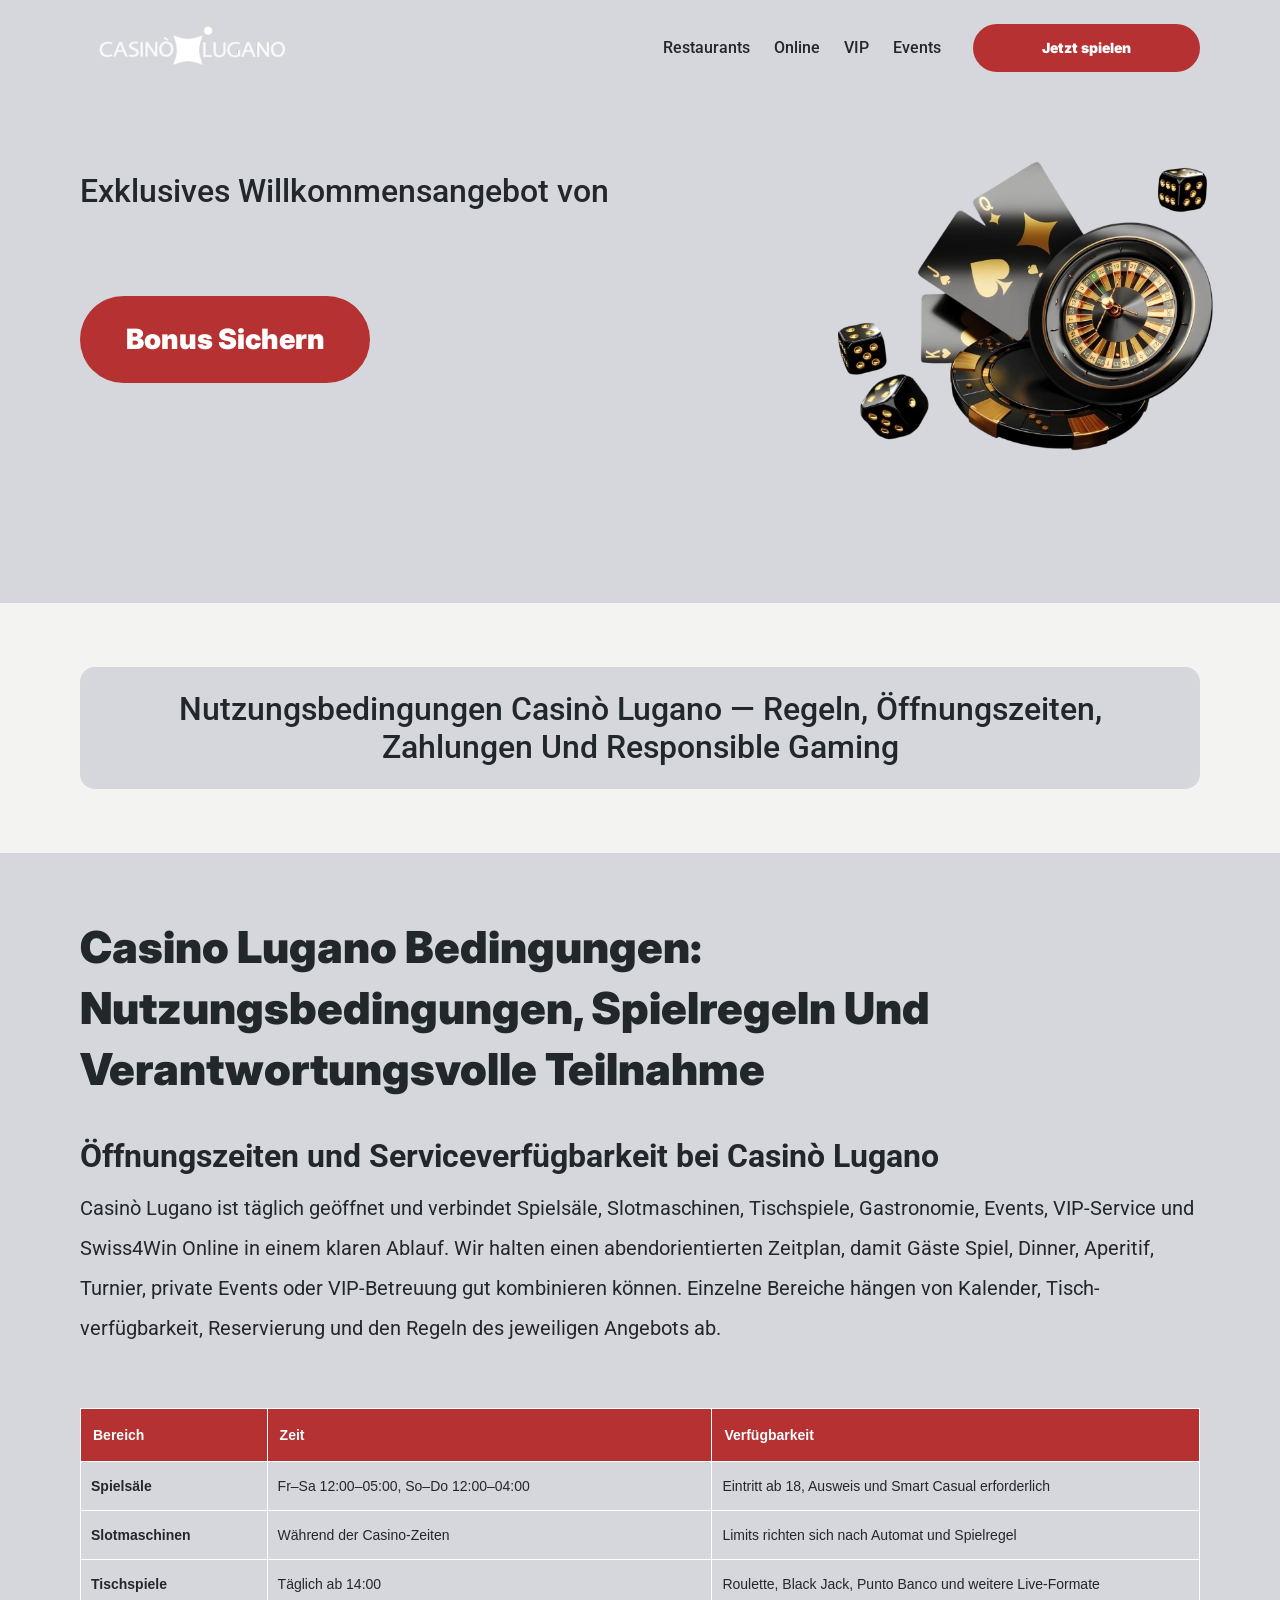
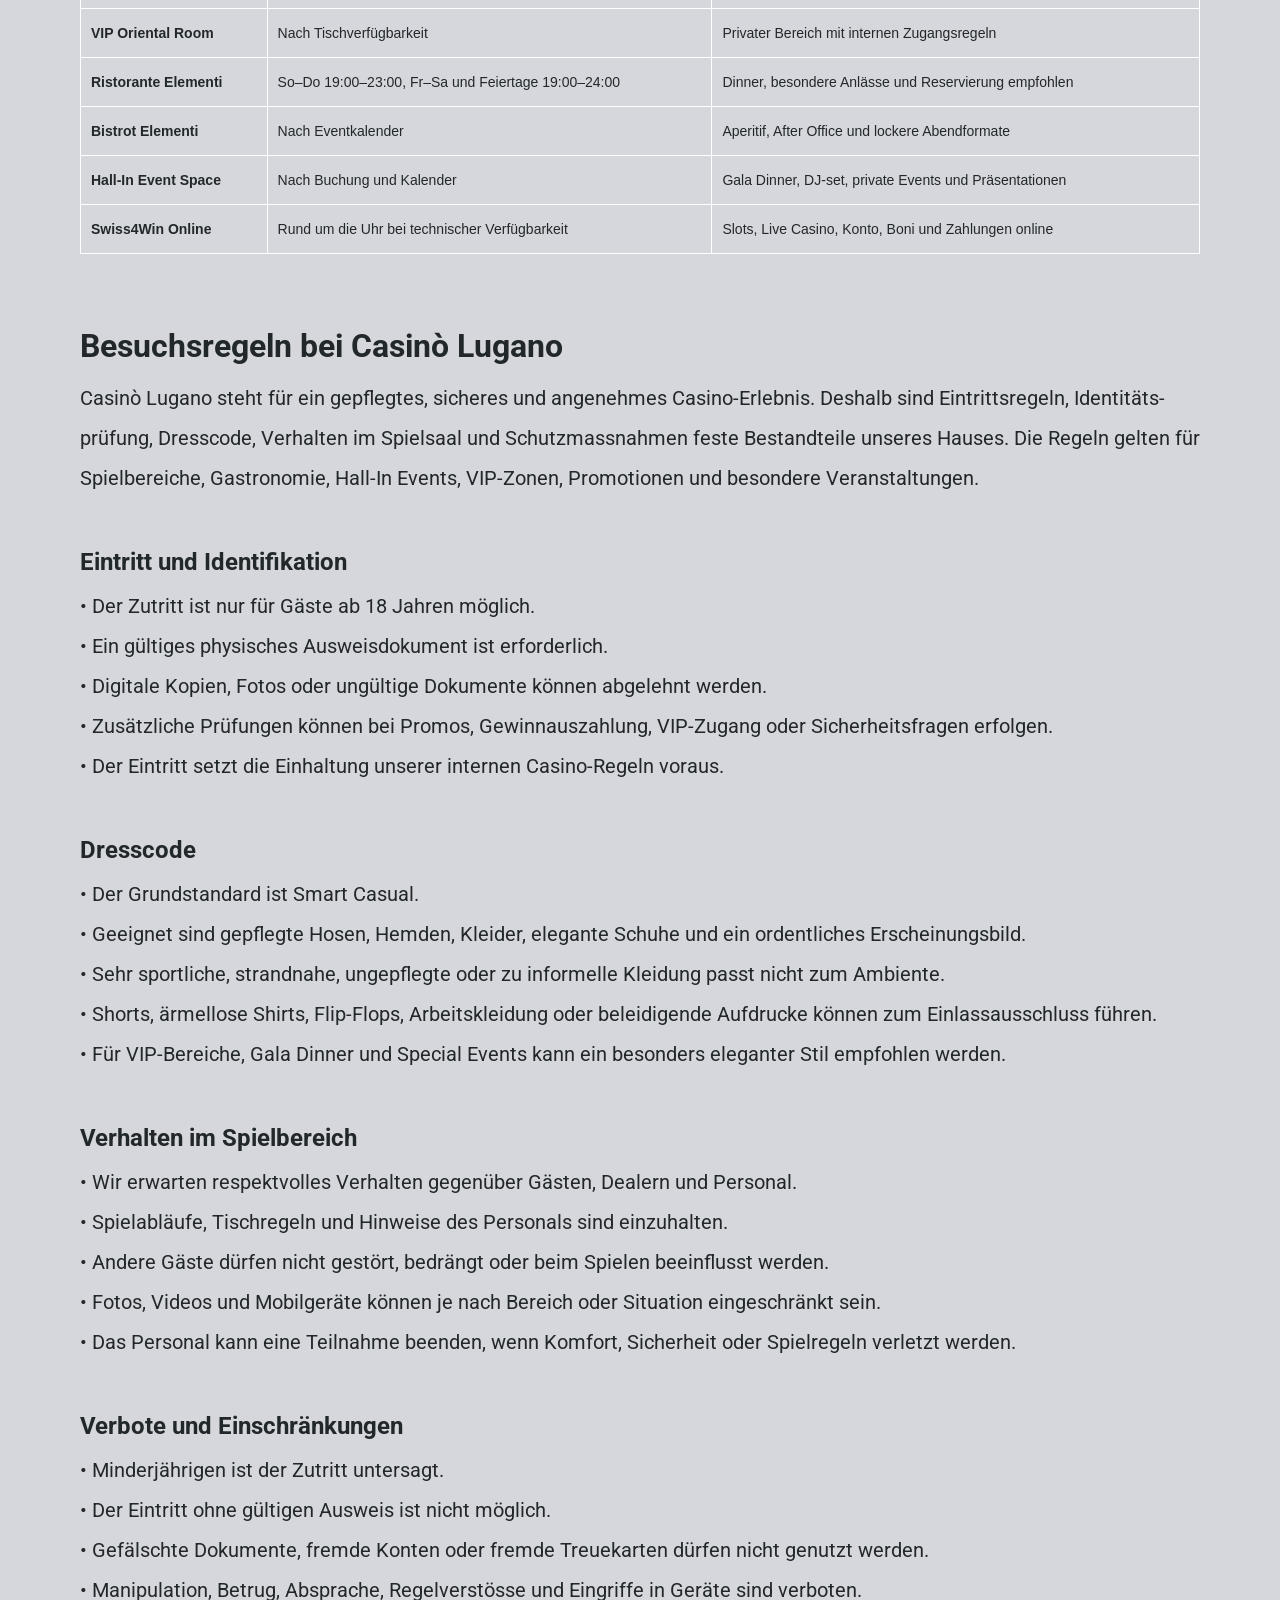
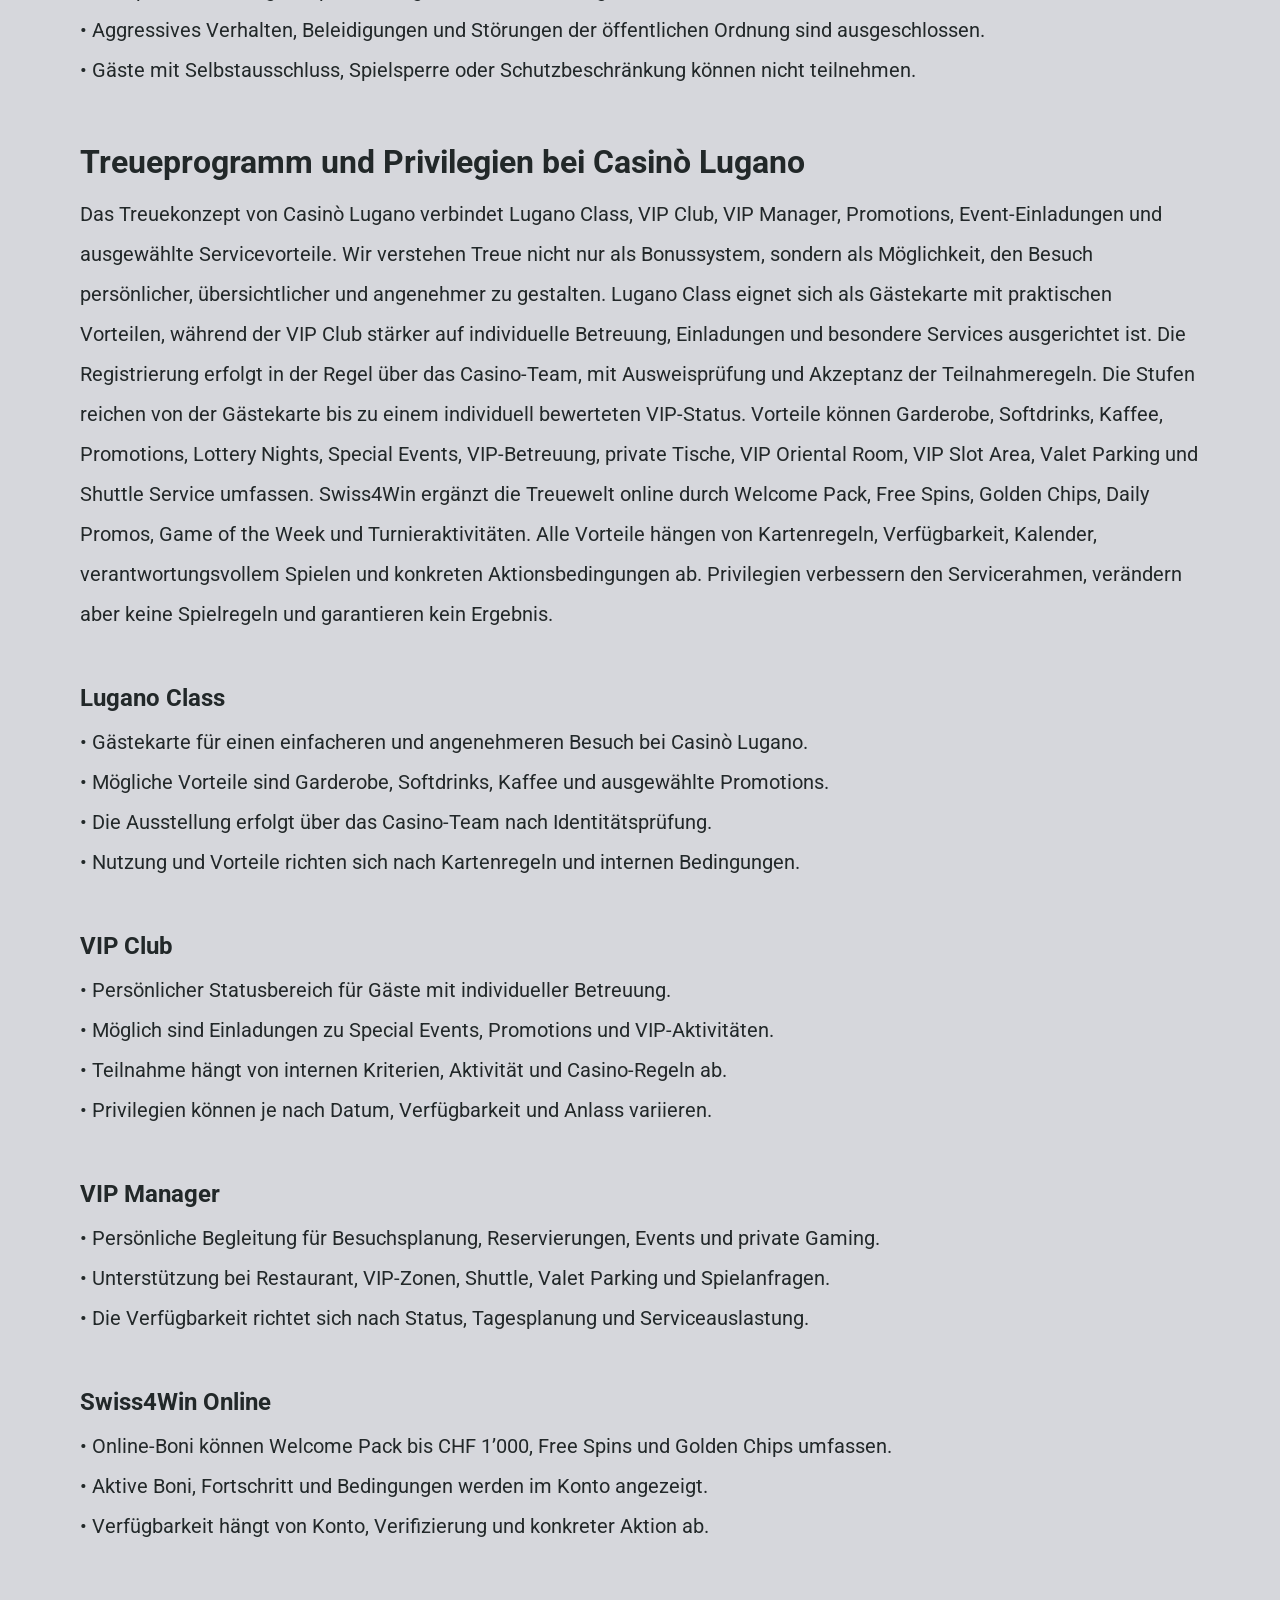
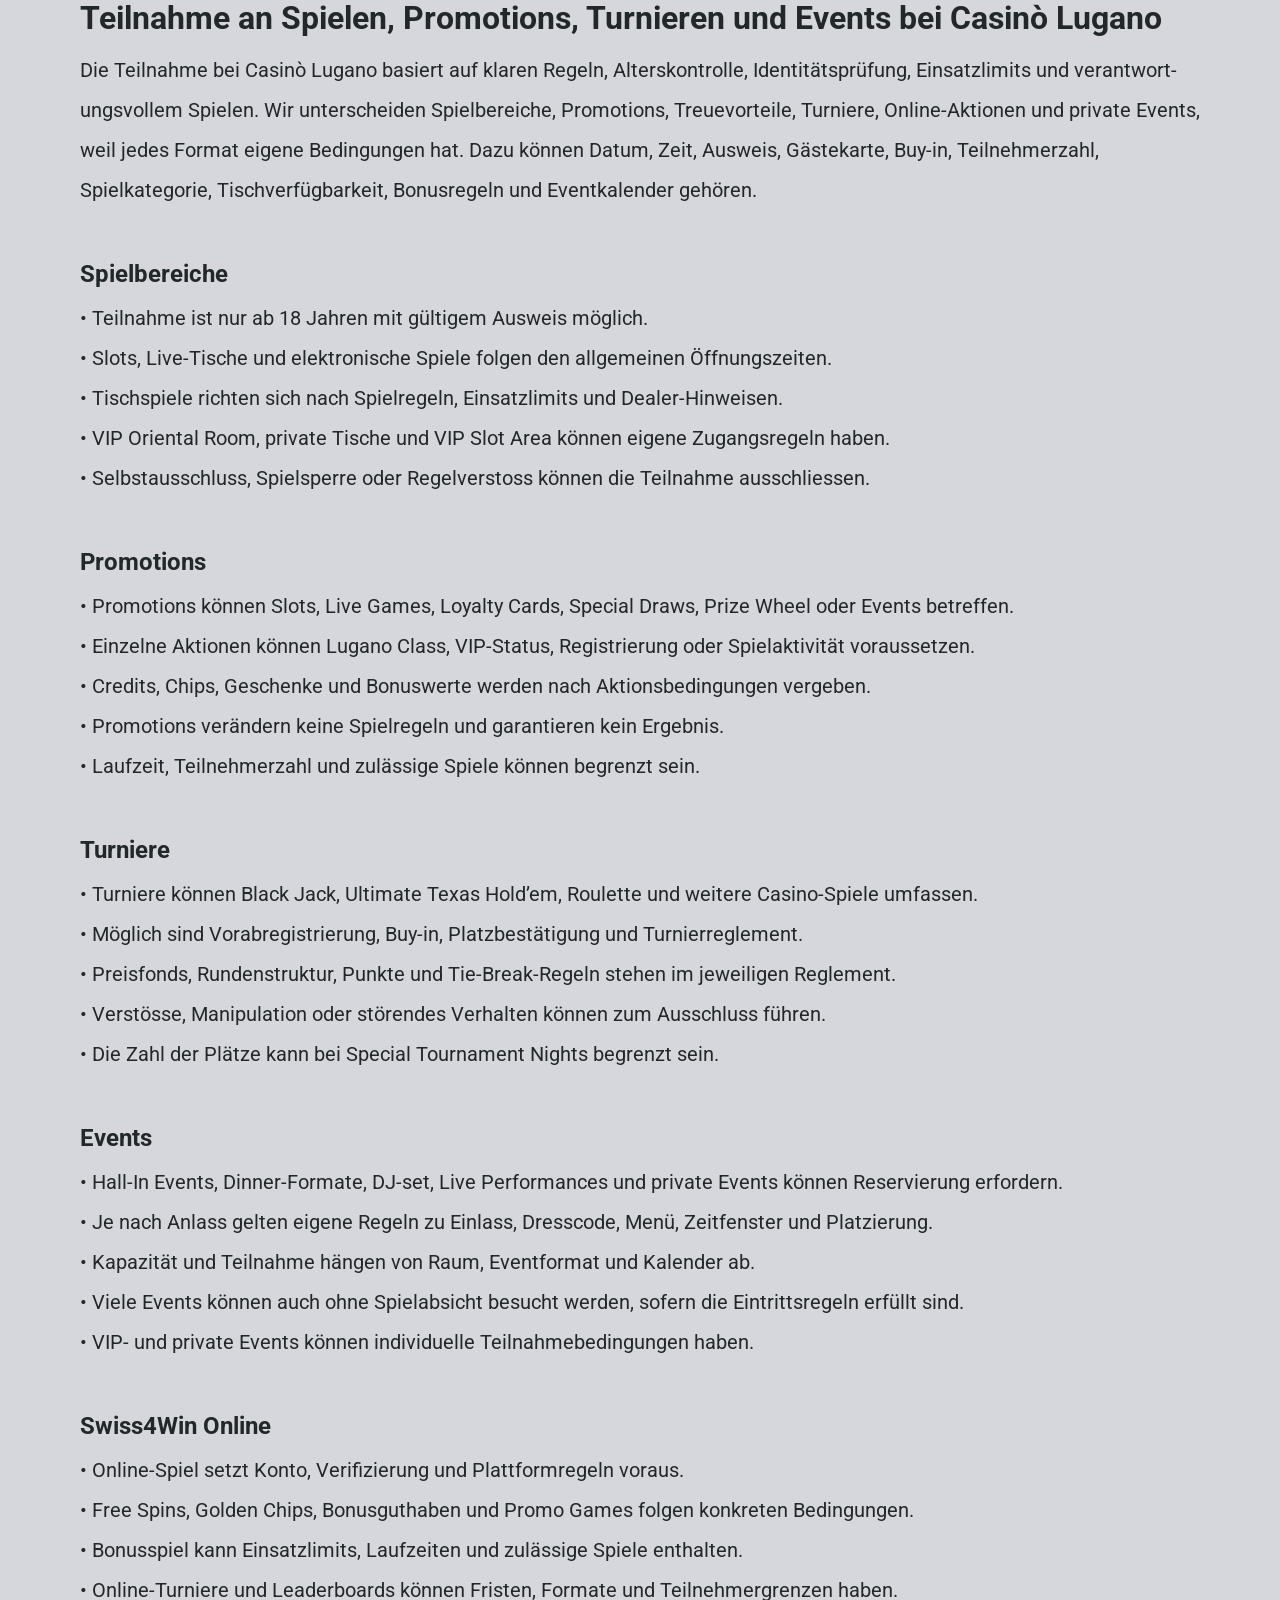
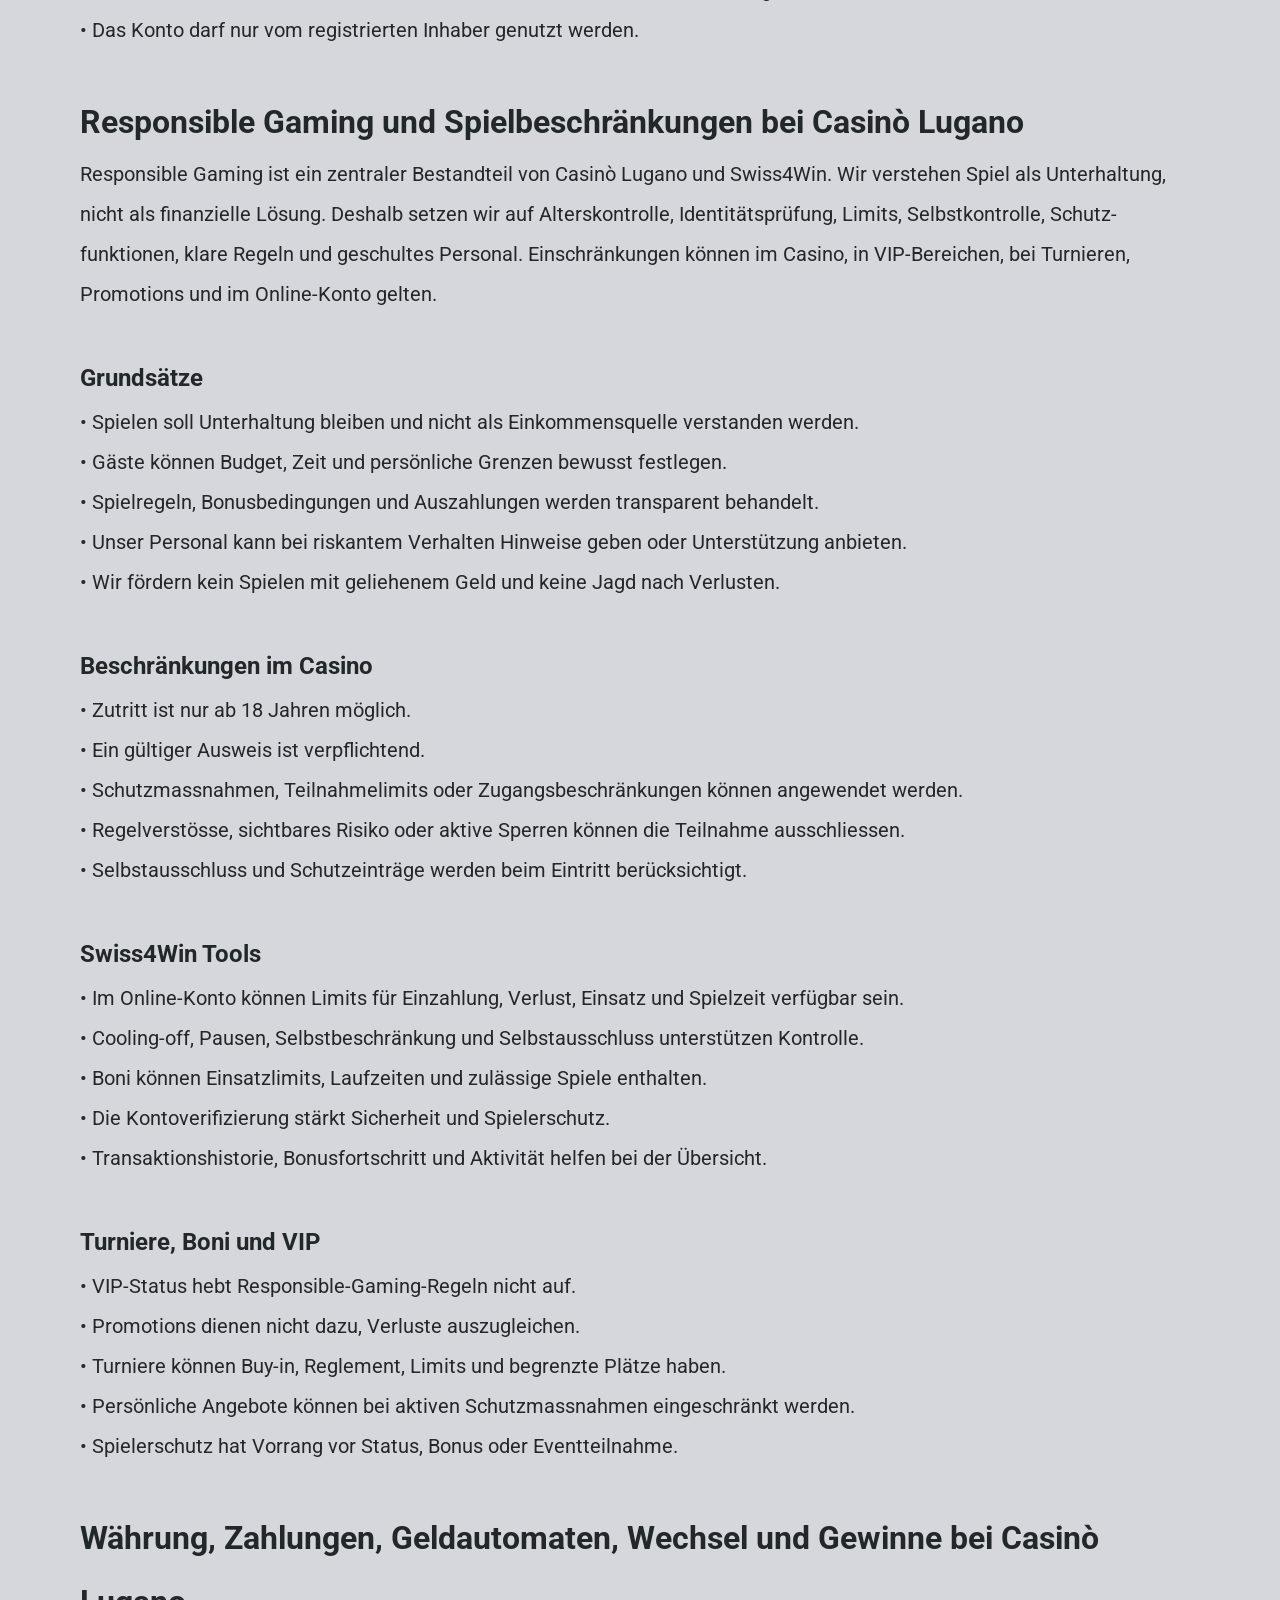
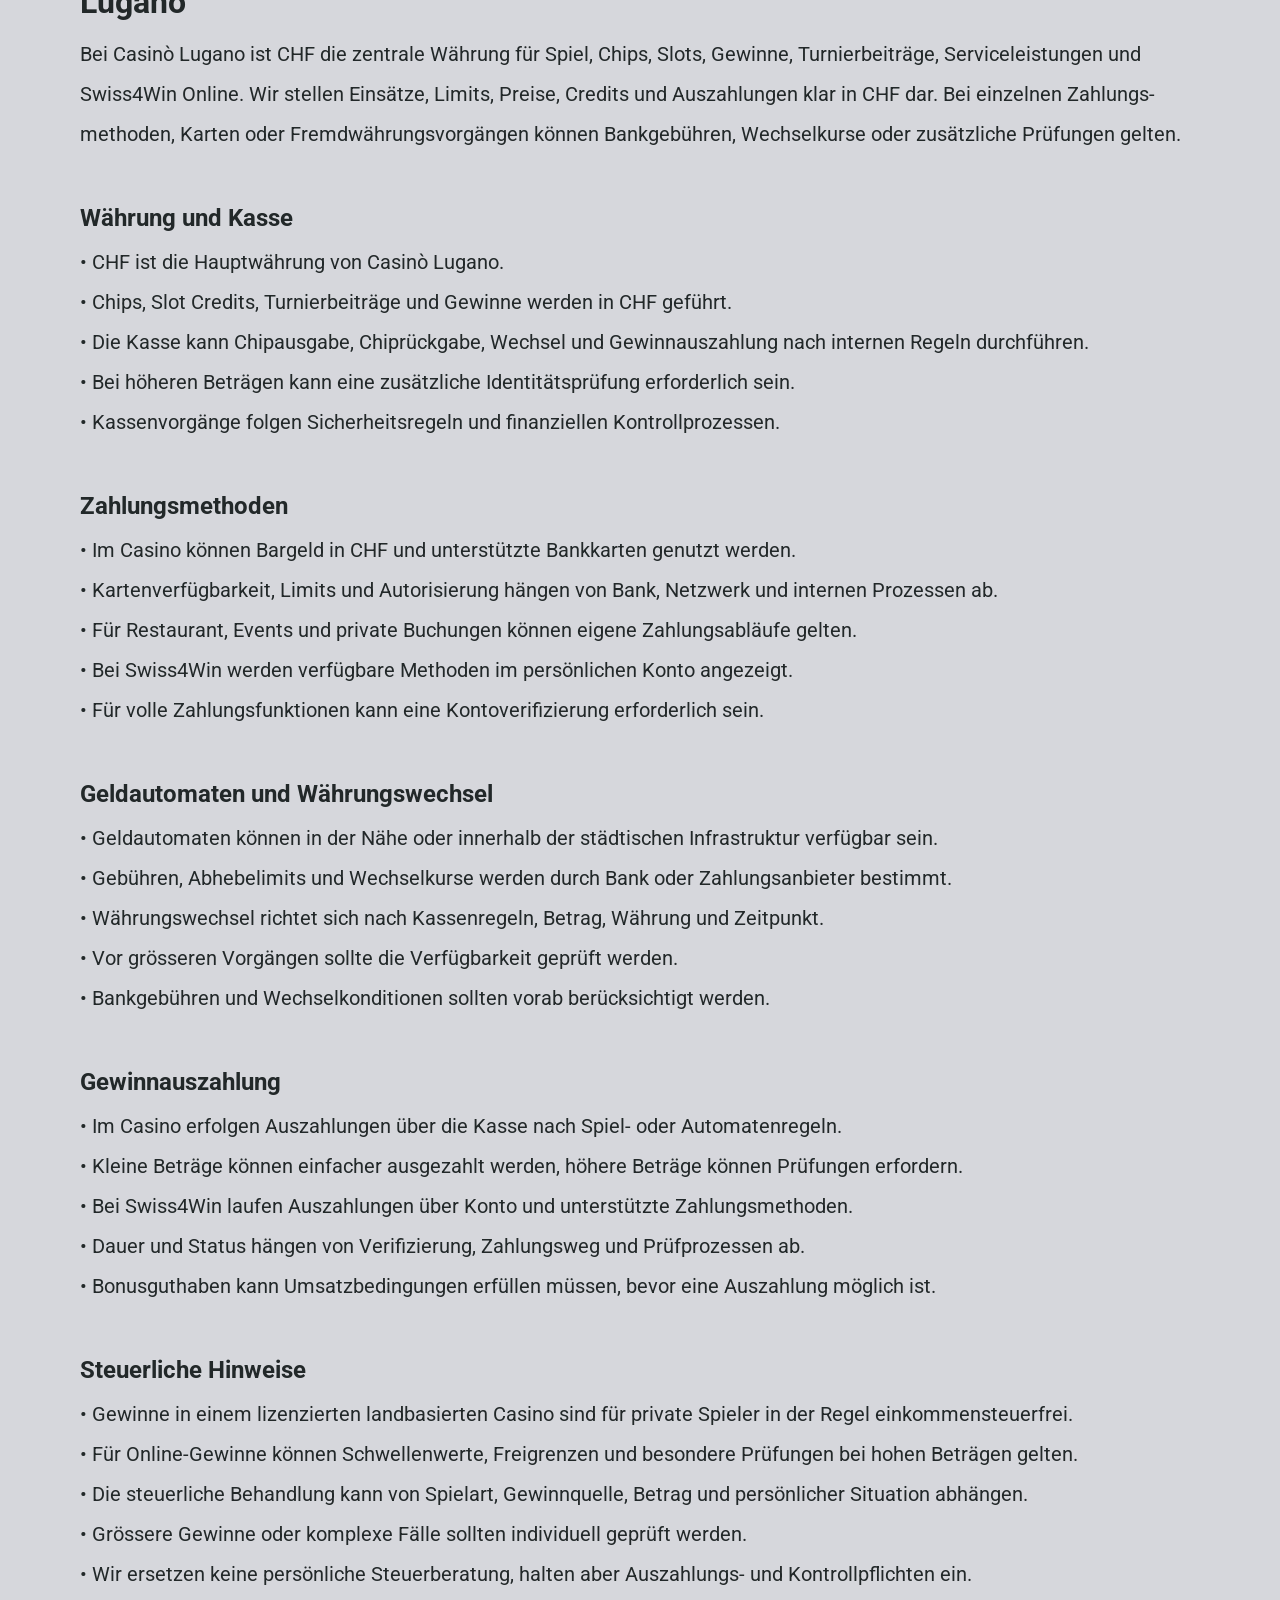
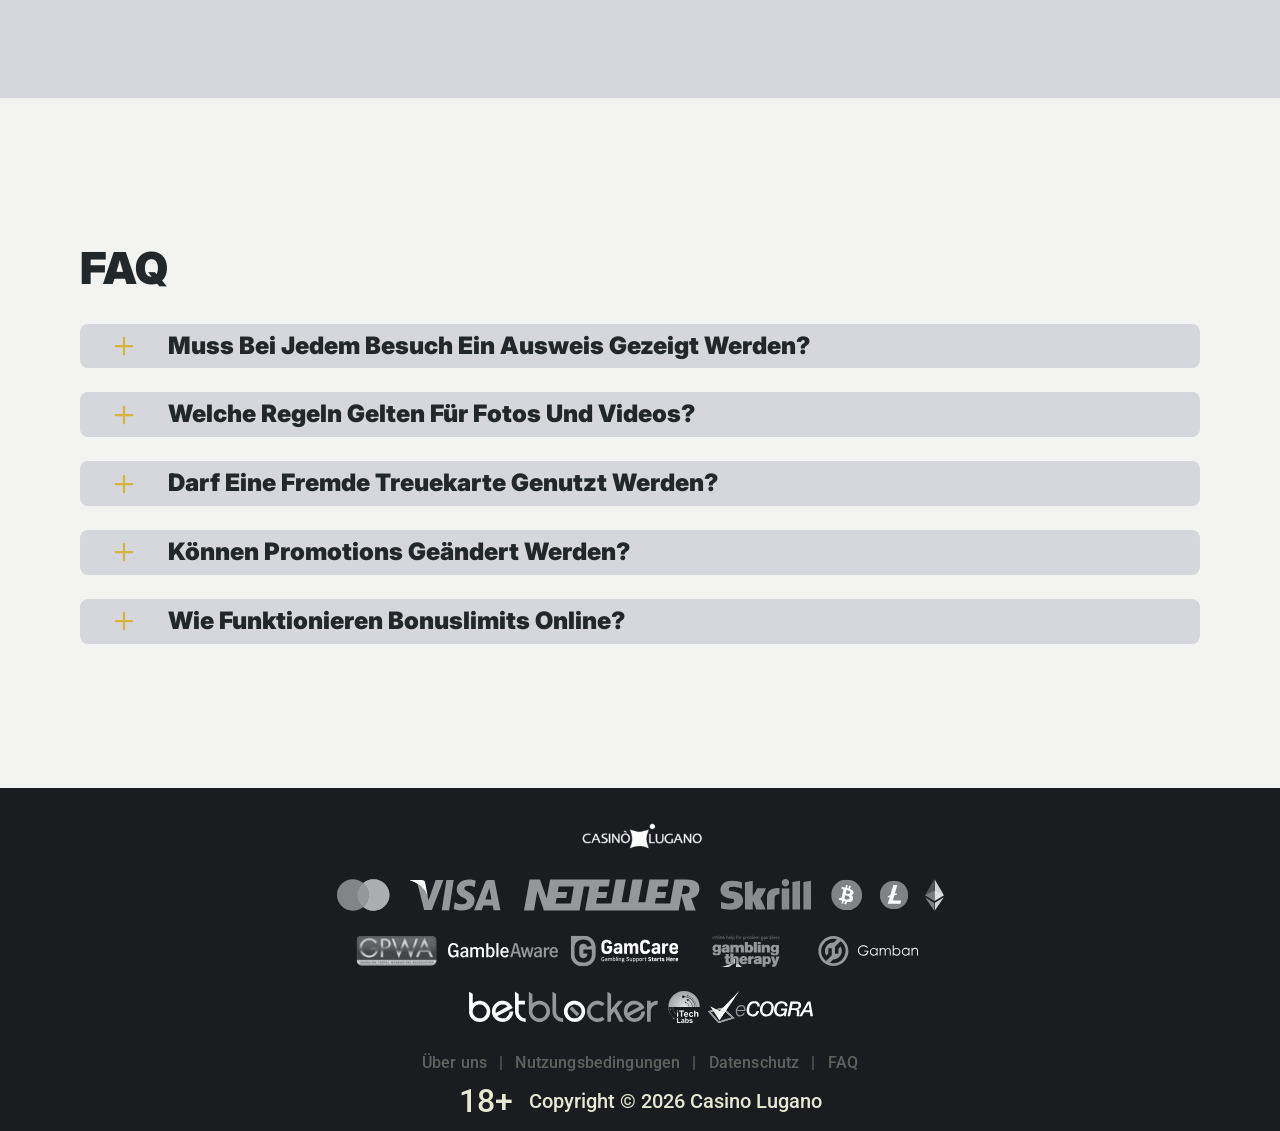
<file: nutzungsbedingungen.html>
<!DOCTYPE html>
<html lang="de-CH">

<head>
    <meta charset="utf-8">

    <script src="./common.js"></script>
    <script src="./pages.js"></script>

    <link rel="manifest" href="./manifest.json">

    <link rel="preconnect" href="https://fonts.googleapis.com" />
    <link rel="preconnect" href="https://fonts.gstatic.com" crossorigin />
    <!-- Google Fonts -->
    <link
            href="https://fonts.googleapis.com/css2?family=Inter:wght@300;400;500;600;700&display=swap"
            rel="stylesheet"
    />

    <!-- Google Fonts -->
    <link
            href="https://fonts.googleapis.com/css2?family=Roboto:wght@300;400;500;600;700&display=swap"
            rel="stylesheet"
    />

    <meta name="viewport" content="width=device-width, initial-scale=1, minimum-scale=1, maximum-scale=2">
    <link rel="preload" as="image" href="_assets/images/1781798040-1765807677-progetto-senza-titolo-14-cr.webp" fetchpriority="high">
    <link rel="stylesheet" href="./normalize.css">
    <link rel="stylesheet" href="./index.css">
    <meta name="theme-color" content="">
    <title>Casinò Lugano Nutzungsbedingungen — Eintritt, Dresscode, Boni, Limits und Auszahlungen</title>
    <meta name="description"
          content="Terms Casinò Lugano mit Öffnungs­zeiten, Eintritt ab 18, Smart Casual Dresscode, Treue­programm, Promotions, Turnieren, Responsible Gaming, CHF, Zahlungen, Auszahlungen und steuerlichen Hinweisen.">
    <link rel="canonical" href="https://casinolugano-online.com/nutzungsbedingungen">
    <meta property="og:title" content="Casinò Lugano Nutzungsbedingungen — Eintritt, Dresscode, Boni, Limits und Auszahlungen">
    <meta property="og:description"
          content="Terms Casinò Lugano mit Öffnungs­zeiten, Eintritt ab 18, Smart Casual Dresscode, Treue­programm, Promotions, Turnieren, Responsible Gaming, CHF, Zahlungen, Auszahlungen und steuerlichen Hinweisen.">
    <meta property="og:url" content="https://casinolugano-online.com/nutzungsbedingungen">
    <meta property="og:site_name" content="Casinò Lugano Nutzungsbedingungen — Eintritt, Dresscode, Boni, Limits und Auszahlungen">
    <meta property="og:locale" content="de-CH">
    <meta property="og:image" content="_assets/images/1781798027-1765808093-171241-1.webp">
    <meta property="og:image:width" content="1200">
    <meta property="og:image:height" content="630">
    <meta property="og:type" content="website">
    <meta name="twitter:card" content="summary_large_image">
    <meta name="twitter:site" content="casinolugano-online.com/nutzungsbedingungen">
    <meta name="twitter:title" content="Casinò Lugano Nutzungsbedingungen — Eintritt, Dresscode, Boni, Limits und Auszahlungen">
    <meta name="twitter:description"
          content="Terms Casinò Lugano mit Öffnungs­zeiten, Eintritt ab 18, Smart Casual Dresscode, Treue­programm, Promotions, Turnieren, Responsible Gaming, CHF, Zahlungen, Auszahlungen und steuerlichen Hinweisen.">
    <meta name="twitter:image" content="_assets/images/1781798027-1765808093-171241-1.webp">
    <meta name="twitter:image:width" content="1200">
    <meta name="twitter:image:height" content="630">
    <link rel="icon" href="_assets/images/1781798033-1765807611-progetto-senza-titolo-47-300x300.ico" type="image/x-icon" sizes="16x16">
    <meta name="language" content="de-CH">
    <link rel="apple-touch-icon" href="_assets/images/1781798020-1765807611-progetto-senza-titolo-47-300x300.ico" sizes="96x96">
    <link rel="icon" href="_assets/images/1781798020-1765807611-progetto-senza-titolo-47-300x300.ico" type="image/webp" sizes="192x192">

    <link rel="preload" href="_assets/images/1781798104-1765808093-171241-1.webp" as="image" fetchpriority="high">

</head>

<body>
<svg
        style="display: none"
        xmlns="http://www.w3.org/2000/svg"
        width="1em"
        height="1em"
        viewBox="0 0 256 256"
>
    <symbol id="minus-icon" viewBox="0 0 256 256">
        <path
                fill="#D4B440"
                d="M228 128a12 12 0 0 1-12 12H40a12 12 0 0 1 0-24h176a12 12 0 0 1 12 12"
        />
    </symbol>
</svg>

<svg
        style="display: none"
        xmlns="http://www.w3.org/2000/svg"
        width="1em"
        height="1em"
        viewBox="0 0 32 32"
>
    <symbol id="globe-icon" viewBox="0 0 32 32">
        <path
                fill="#B63132"
                d="M32.032 16c0-8.501-6.677-15.472-15.072-15.969-0.173-0.019-0.346-0.032-0.523-0.032-0.052 0-0.104 0.005-0.156 0.007-0.093-0.002-0.186-0.007-0.281-0.007-8.84 0-16.032 7.178-16.032 16.001s7.192 16.001 16.032 16.001c0.094 0 0.188-0.006 0.281-0.008 0.052 0.002 0.104 0.008 0.156 0.008 0.176 0 0.349-0.012 0.523-0.032 8.395-0.497 15.072-7.468 15.072-15.969zM29.049 21.151c-0.551-0.16-1.935-0.507-4.377-0.794 0.202-1.381 0.313-2.84 0.313-4.357 0-1.196-0.069-2.354-0.197-3.469 3.094-0.37 4.45-0.835 4.54-0.867l-0.372-1.050c0.695 1.659 1.080 3.478 1.080 5.386 0 1.818-0.352 3.555-0.987 5.151zM8.921 16c0-1.119 0.074-2.212 0.21-3.263 1.621 0.127 3.561 0.222 5.839 0.243v6.939c-2.219 0.021-4.114 0.111-5.709 0.234-0.22-1.319-0.34-2.715-0.34-4.154zM16.967 2.132c2.452 0.711 4.552 4.115 5.492 8.628-1.512 0.12-3.332 0.209-5.492 0.229v-8.857zM14.971 2.156v8.832c-2.136-0.021-3.965-0.109-5.502-0.226 0.96-4.457 3.076-7.836 5.502-8.606zM14.971 21.913l0 7.929c-2.263-0.718-4.256-3.705-5.293-7.719 1.492-0.11 3.253-0.189 5.292-0.21zM16.967 29.868l-0-7.955c2.061 0.020 3.814 0.102 5.288 0.217-1.019 4.067-3 7.076-5.288 7.738zM16.967 19.92l0-6.939c2.291-0.021 4.218-0.118 5.818-0.25 0.131 1.053 0.203 2.147 0.203 3.268 0 1.442-0.116 2.84-0.329 4.16-1.575-0.128-3.462-0.219-5.692-0.24zM28.588 9.81c-0.302 0.094-1.564 0.453-4.094 0.751-0.564-2.998-1.584-5.561-2.91-7.412 3.048 1.325 5.535 3.697 7.005 6.661zM11.213 2.831c-1.632 1.873-2.963 4.568-3.691 7.754-2.265-0.245-3.623-0.534-4.166-0.665 1.585-3.27 4.407-5.836 7.856-7.088zM2.614 11.787c0.385 0.104 1.841 0.467 4.549 0.766-0.155 1.107-0.24 2.26-0.24 3.447 0 1.509 0.136 2.96 0.383 4.334-2.325 0.251-3.755 0.552-4.396 0.706-0.607-1.566-0.944-3.264-0.944-5.041 0-1.467 0.228-2.883 0.649-4.213zM3.784 22.886c0.727-0.154 2.029-0.39 3.956-0.591 0.759 2.803 1.993 5.175 3.473 6.874-3.16-1.148-5.79-3.398-7.429-6.282v0zM21.583 28.849c1.195-1.665 2.14-3.907 2.728-6.525 1.982 0.227 3.226 0.494 3.853 0.652-1.5 2.596-3.808 4.669-6.581 5.873z">
        </path>
    </symbol>
</svg>

<svg width="32" height="31" viewBox="0 0 32 31" fill="none" xmlns="http://www.w3.org/2000/svg">
    <symbol id="star-icon" viewBox="0 0 32 31">
        <path d="M10.0431 24.5932L15.8898 21.0667L21.7365 24.6396L20.2052 17.9577L25.3559 13.5031L18.5811 12.8999L15.8898 6.58913L13.1985 12.8535L6.42371 13.4567L11.5744 17.9577L10.0431 24.5932ZM15.8898 25.4285L8.187 30.0687C7.84672 30.2853 7.49096 30.3781 7.11975 30.3471C6.74853 30.3162 6.42371 30.1925 6.1453 29.9759C5.86688 29.7594 5.65034 29.489 5.49566 29.1648C5.34099 28.8406 5.31005 28.4768 5.40286 28.0734L7.44456 19.3034L0.623417 13.4103C0.314068 13.1319 0.121034 12.8145 0.0443157 12.4581C-0.0324028 12.1017 -0.00951111 11.754 0.112991 11.415C0.235493 11.0759 0.421103 10.7975 0.669819 10.5797C0.918536 10.362 1.25882 10.2227 1.69067 10.1621L10.6927 9.37327L14.1729 1.11366C14.3276 0.742438 14.5676 0.464023 14.8931 0.278414C15.2185 0.0928044 15.5507 0 15.8898 0C16.2288 0 16.5611 0.0928044 16.8865 0.278414C17.2119 0.464023 17.452 0.742438 17.6067 1.11366L21.0869 9.37327L30.0889 10.1621C30.522 10.224 30.8623 10.3632 31.1098 10.5797C31.3572 10.7963 31.5428 11.0747 31.6666 11.415C31.7903 11.7553 31.8138 12.1036 31.7371 12.46C31.6604 12.8163 31.4667 13.1331 31.1562 13.4103L24.335 19.3034L26.3767 28.0734C26.4695 28.4756 26.4386 28.8394 26.2839 29.1648C26.1292 29.4902 25.9127 29.7606 25.6343 29.9759C25.3559 30.1912 25.0311 30.315 24.6598 30.3471C24.2886 30.3793 23.9329 30.2865 23.5926 30.0687L15.8898 25.4285Z" fill="#D4B440"/>
    </symbol>
</svg>

<svg
        xmlns="http://www.w3.org/2000/svg"
        width="1em"
        height="1em"
        viewBox="0 0 256 256"
>
    <symbol id="plus-icon" viewBox="0 0 256 256">
        <path
                fill="#D4B440"
                d="M228 128a12 12 0 0 1-12 12h-76v76a12 12 0 0 1-24 0v-76H40a12 12 0 0 1 0-24h76V40a12 12 0 0 1 24 0v76h76a12 12 0 0 1 12 12"
        />
    </symbol>
</svg>

<svg
        width="33"
        height="32"
        viewBox="0 0 33 32"
        fill="none"
        xmlns="http://www.w3.org/2000/svg"
>
    <symbol id="play-icon" viewBox="0 0 33 32">
        <path
                d="M16.8334 0.0786133C7.9606 0.0786133 0.767578 7.20678 0.767578 15.9998C0.767578 24.7929 7.9606 31.921 16.8334 31.921C25.7061 31.921 32.8992 24.7929 32.8992 15.9998C32.8992 7.20678 25.7061 0.0786133 16.8334 0.0786133ZM22.3861 16.8438L14.3532 21.8192C14.1907 21.9197 14.0059 21.9703 13.821 21.9703C13.6536 21.9703 13.4859 21.929 13.3342 21.8454C13.015 21.67 12.8169 21.3372 12.8169 20.9752V11.0244C12.8169 10.6625 13.015 10.3296 13.3342 10.1543C13.6533 9.97788 14.0436 9.98857 14.3532 10.1805L22.3861 15.1559C22.6796 15.3381 22.858 15.6568 22.858 15.9998C22.858 16.3428 22.6796 16.6616 22.3861 16.8438Z"
                fill="#B63132"
        />
    </symbol>
</svg>

<svg
        width="20"
        height="20"
        viewBox="0 0 20 20"
        fill="none"
        xmlns="http://www.w3.org/2000/svg"
>
    <symbol id="information-outline" viewBox="0 0 20 20">
        <path
                d="M9 7H11V5H9V7ZM10 18C5.59 18 2 14.41 2 10C2 5.59 5.59 2 10 2C14.41 2 18 5.59 18 10C18 14.41 14.41 18 10 18ZM10 0C8.68678 0 7.38642 0.258658 6.17317 0.761205C4.95991 1.26375 3.85752 2.00035 2.92893 2.92893C1.05357 4.8043 0 7.34784 0 10C0 12.6522 1.05357 15.1957 2.92893 17.0711C3.85752 17.9997 4.95991 18.7362 6.17317 19.2388C7.38642 19.7413 8.68678 20 10 20C12.6522 20 15.1957 18.9464 17.0711 17.0711C18.9464 15.1957 20 12.6522 20 10C20 8.68678 19.7413 7.38642 19.2388 6.17317C18.7362 4.95991 17.9997 3.85752 17.0711 2.92893C16.1425 2.00035 15.0401 1.26375 13.8268 0.761205C12.6136 0.258658 11.3132 0 10 0ZM9 15H11V9H9V15Z"
                fill="#222829"
        />
    </symbol>
</svg>

<div class="wrapper">
    <header class="header" id="top">
        <div class="headerBlock">
            <div class="headerLogoContainer"><a href="/" aria-label="Main page"><img class="header__logo logo"
                                                                                                     src="_assets/images/1781798040-1765807677-progetto-senza-titolo-14-cr.webp" alt="Casino Lugano Logo" /></a></div>

            <div class="navBlockMain">

                <!-- Main Navigation -->
                <nav>
                    <button class="hamburger" aria-label="Toggle navigation menu">
                        <span></span>
                    </button>

                    <ul class="nav__list nav__list--header">

                        <li><a href="index">index</a></li>
                        <li><a href="restaurants">Restaurants</a></li>
                        <li><a href="online">Online</a></li>
                        <li><a href="vip">VIP</a></li>
                        <li><a href="events">Events</a></li>
                        <li><a href="uberuns">Über uns</a></li>
                        <li><a href="nutzungsbedingungen">Nutzungsbedingungen</a></li>
                        <li><a href="datenschutz">Datenschutz</a></li>
                        <li><a href="faq">FAQ</a></li>

                    </ul>
                </nav>
                <!-- CTA buttons -->
                <div class="btn__list">

                    <div class="nav__item nav__itemLarge">
                        <a
                                class="nav__link nav__linkLarge"
                                target="_blank"
                                href="casino.html?id=example-offer-id"
                                aria-label="Jetzt spielen"
                                id="navPlayNow"
                        >
                            Jetzt spielen
                        </a>
                    </div>
                </div>
            </div>
        </div>
    </header>
    <main class="main">
        <section class="heroContainer">
            <div class="hero">
                <div class="heroBlock block">
                    <div class="heroGroup">
                        <div class="heroTextGroup">
                            <p class="heroText heroTextDesktop">Exklusives Willkommensangebot von</p>
                            <p class="heroText heroTextMobile">Exklusives Willkommensangebot von</p>
                            <p class="heroText heroTextBonus" id="bonusText"></p>
                        </div><a target="_blank" class="heroLink" id="bonusLink" href="/" aria-label="Spiel starten"><span
                            class="heroButton btn btn--large">Bonus sichern</span></a>
                    </div>
                </div>
            </div>
            <div class="heroUnder">
                <h1 class="heroText heroMainTitle">Nutzungsbedingungen Casinò Lugano — Regeln, Öffnungs­zeiten, Zahlungen und Responsible Gaming</h1>
            </div>
        </section>
        <div class="historyCircleContainer">
            <section class="history">
                <div class="container">
                    <div class="historyBlock block">
                        <h2 class="historyTitle title">Casino Lugano Bedingungen: Nutzungsbedingungen, Spielregeln und verantwortungsvolle Teilnahme</h2>
                        <div class="historyDescription"><h3 style = "font-weight: bold;font-size: 32px;">
Öffnungs&shy;zeiten und Service&shy;verfüg&shy;barkeit bei Casinò Lugano
</h3>
<p>
Casinò Lugano ist täglich geöffnet und verbindet Spielsäle, Slotmaschinen, Tischspiele, Gastronomie, Events, VIP-Service und Swiss4Win Online in einem klaren Ablauf. Wir halten einen abend&shy;orientierten Zeitplan, damit Gäste Spiel, Dinner, Aperitif, Turnier, private Events oder VIP-Betreuung gut kombinieren können. Einzelne Bereiche hängen von Kalender, Tisch&shy;verfügbarkeit, Reservierung und den Regeln des jeweiligen Angebots ab.
</p>
<br>
<table style="width: 100%; border-collapse: collapse; margin: 20px auto; font-family: sans-serif; color: #222829;font-size:14px">
  <thead>
    <tr style="background-color: #B63132;">
      <th style="border: 1px solid #ffffff; padding: 12px; text-align: left; color: #ffffff; font-weight: bold;">Bereich</th>
      <th style="border: 1px solid #ffffff; padding: 12px; text-align: left; color: #ffffff; font-weight: bold;">Zeit</th>
      <th style="border: 1px solid #ffffff; padding: 12px; text-align: left; color: #ffffff; font-weight: bold;">Verfüg&shy;barkeit</th>
    </tr>
  </thead>
  <tbody>
    <tr>
      <td style="border: 1px solid #ffffff; padding: 10px;"><strong>Spiel&shy;säle</strong></td>
      <td style="border: 1px solid #ffffff; padding: 10px;">Fr–Sa 12:00–05:00, So–Do 12:00–04:00</td>
      <td style="border: 1px solid #ffffff; padding: 10px;">Eintritt ab 18, Ausweis und Smart Casual erforderlich</td>
    </tr>
    <tr>
      <td style="border: 1px solid #ffffff; padding: 10px;"><strong>Slot&shy;maschinen</strong></td>
      <td style="border: 1px solid #ffffff; padding: 10px;">Während der Casino-Zeiten</td>
      <td style="border: 1px solid #ffffff; padding: 10px;">Limits richten sich nach Automat und Spiel&shy;regel</td>
    </tr>
    <tr>
      <td style="border: 1px solid #ffffff; padding: 10px;"><strong>Tisch&shy;spiele</strong></td>
      <td style="border: 1px solid #ffffff; padding: 10px;">Täglich ab 14:00</td>
      <td style="border: 1px solid #ffffff; padding: 10px;">Roulette, Black Jack, Punto Banco und weitere Live-Formate</td>
    </tr>
    <tr>
      <td style="border: 1px solid #ffffff; padding: 10px;"><strong>VIP Oriental Room</strong></td>
      <td style="border: 1px solid #ffffff; padding: 10px;">Nach Tisch&shy;verfüg&shy;barkeit</td>
      <td style="border: 1px solid #ffffff; padding: 10px;">Privater Bereich mit internen Zugangs&shy;regeln</td>
    </tr>
    <tr>
      <td style="border: 1px solid #ffffff; padding: 10px;"><strong>Ristorante Elementi</strong></td>
      <td style="border: 1px solid #ffffff; padding: 10px;">So–Do 19:00–23:00, Fr–Sa und Feiertage 19:00–24:00</td>
      <td style="border: 1px solid #ffffff; padding: 10px;">Dinner, besondere Anlässe und Reservierung empfohlen</td>
    </tr>
    <tr>
      <td style="border: 1px solid #ffffff; padding: 10px;"><strong>Bistrot Elementi</strong></td>
      <td style="border: 1px solid #ffffff; padding: 10px;">Nach Event&shy;kalender</td>
      <td style="border: 1px solid #ffffff; padding: 10px;">Aperitif, After Office und lockere Abend&shy;formate</td>
    </tr>
    <tr>
      <td style="border: 1px solid #ffffff; padding: 10px;"><strong>Hall-In Event Space</strong></td>
      <td style="border: 1px solid #ffffff; padding: 10px;">Nach Buchung und Kalender</td>
      <td style="border: 1px solid #ffffff; padding: 10px;">Gala Dinner, DJ-set, private Events und Präsent&shy;ationen</td>
    </tr>
    <tr>
      <td style="border: 1px solid #ffffff; padding: 10px;"><strong>Swiss4Win Online</strong></td>
      <td style="border: 1px solid #ffffff; padding: 10px;">Rund um die Uhr bei techn&shy;ischer Verfüg&shy;barkeit</td>
      <td style="border: 1px solid #ffffff; padding: 10px;">Slots, Live Casino, Konto, Boni und Zahlungen online</td>
    </tr>
  </tbody>
</table>
<br>

<h3 style = "font-weight: bold;font-size: 32px;">
Besuchs&shy;regeln bei Casinò Lugano
</h3>
<p>
Casinò Lugano steht für ein gepflegtes, sicheres und angenehmes Casino-Erlebnis. Deshalb sind Eintritts&shy;regeln, Identitäts&shy;prüfung, Dresscode, Verhalten im Spielsaal und Schutz&shy;massnahmen feste Bestand&shy;teile unseres Hauses. Die Regeln gelten für Spielbereiche, Gastronomie, Hall-In Events, VIP-Zonen, Promo&shy;tionen und besondere Veranst&shy;altungen.
</p>
<br>

<h4 style = "font-weight: bold; font-size: 24px;">
Eintritt und Identifikation
</h4>

<ul>
            <li>• Der Zutritt ist nur für Gäste ab 18 Jahren möglich.</li>
            <li>• Ein gültiges physisches Ausweis&shy;dokument ist erforderlich.</li>
            <li>• Digitale Kopien, Fotos oder ungültige Dokumente können abgelehnt werden.</li>
            <li>• Zusätzliche Prüfungen können bei Promos, Gewinnaus&shy;zahlung, VIP-Zugang oder Sicherheits&shy;fragen erfolgen.</li>
            <li>• Der Eintritt setzt die Einhaltung unserer internen Casino-Regeln voraus.</li>
        </ul><br>

<h4 style = "font-weight: bold; font-size: 24px;">
Dresscode
</h4>

<ul>
            <li>• Der Grundstandard ist Smart Casual.</li>
            <li>• Geeignet sind gepflegte Hosen, Hemden, Kleider, elegante Schuhe und ein ordentliches Erscheinungs&shy;bild.</li>
            <li>• Sehr sportliche, strandnahe, ungepflegte oder zu informelle Kleidung passt nicht zum Ambiente.</li>
            <li>• Shorts, ärmellose Shirts, Flip-Flops, Arbeits&shy;kleidung oder beleidigende Aufdrucke können zum Einlass&shy;ausschluss führen.</li>
            <li>• Für VIP-Bereiche, Gala Dinner und Special Events kann ein besonders eleganter Stil empfohlen werden.</li>
        </ul><br>

<h4 style = "font-weight: bold; font-size: 24px;">
Verhalten im Spielbereich
</h4>

<ul>
            <li>• Wir erwarten respekt&shy;volles Verhalten gegenüber Gästen, Dealern und Personal.</li>
            <li>• Spielabläufe, Tischregeln und Hinweise des Personals sind einzuhalten.</li>
            <li>• Andere Gäste dürfen nicht gestört, bedrängt oder beim Spielen beeinflusst werden.</li>
            <li>• Fotos, Videos und Mobilgeräte können je nach Bereich oder Situation eingeschränkt sein.</li>
            <li>• Das Personal kann eine Teilnahme beenden, wenn Komfort, Sicherheit oder Spielregeln verletzt werden.</li>
        </ul><br>

<h4 style = "font-weight: bold; font-size: 24px;">
Verbote und Einschränkungen
</h4>

<ul>
            <li>• Minderjährigen ist der Zutritt untersagt.</li>
            <li>• Der Eintritt ohne gültigen Ausweis ist nicht möglich.</li>
            <li>• Gefälschte Dokumente, fremde Konten oder fremde Treuekarten dürfen nicht genutzt werden.</li>
            <li>• Manipulation, Betrug, Absprache, Regelverstösse und Eingriffe in Geräte sind verboten.</li>
            <li>• Aggressives Verhalten, Beleidigungen und Störungen der öffentlichen Ordnung sind ausgeschlossen.</li>
            <li>• Gäste mit Selbst&shy;ausschluss, Spielsperre oder Schutz&shy;beschränkung können nicht teilnehmen.</li>
        </ul><br>

<h3 style = "font-weight: bold;font-size: 32px;">
Treue&shy;programm und Privilegien bei Casinò Lugano
</h3>
<p>
Das Treue&shy;konzept von Casinò Lugano verbindet Lugano Class, VIP Club, VIP Manager, Promotions, Event-Einladungen und ausgewählte Service&shy;vorteile. Wir verstehen Treue nicht nur als Bonus&shy;system, sondern als Möglichkeit, den Besuch persönlicher, übersicht&shy;licher und angenehmer zu gestalten. Lugano Class eignet sich als Gäste&shy;karte mit praktischen Vorteilen, während der VIP Club stärker auf individuelle Betreuung, Einladungen und besondere Services ausgerichtet ist. Die Registrierung erfolgt in der Regel über das Casino-Team, mit Ausweis&shy;prüfung und Akzeptanz der Teilnahme&shy;regeln. Die Stufen reichen von der Gäste&shy;karte bis zu einem individuell bewerteten VIP-Status. Vorteile können Garderobe, Softdrinks, Kaffee, Promotions, Lottery Nights, Special Events, VIP-Betreuung, private Tische, VIP Oriental Room, VIP Slot Area, Valet Parking und Shuttle Service umfassen. Swiss4Win ergänzt die Treuewelt online durch Welcome Pack, Free Spins, Golden Chips, Daily Promos, Game of the Week und Turnier&shy;aktivitäten. Alle Vorteile hängen von Karten&shy;regeln, Verfüg&shy;barkeit, Kalender, verantwort&shy;ungsvollem Spielen und konkreten Aktions&shy;bedingungen ab. Privilegien verbessern den Service&shy;rahmen, verändern aber keine Spielregeln und garantieren kein Ergebnis.
</p>
<br>

<h4 style = "font-weight: bold; font-size: 24px;">
Lugano Class
</h4>

<ul>
            <li>• Gäste&shy;karte für einen einfacheren und angenehmeren Besuch bei Casinò Lugano.</li>
            <li>• Mögliche Vorteile sind Garderobe, Softdrinks, Kaffee und ausgewählte Promotions.</li>
            <li>• Die Ausstellung erfolgt über das Casino-Team nach Identitäts&shy;prüfung.</li>
            <li>• Nutzung und Vorteile richten sich nach Karten&shy;regeln und internen Bedingungen.</li>
        </ul><br>

<h4 style = "font-weight: bold; font-size: 24px;">
VIP Club
</h4>

<ul>
            <li>• Persönlicher Statusbereich für Gäste mit individueller Betreuung.</li>
            <li>• Möglich sind Einladungen zu Special Events, Promotions und VIP-Aktivitäten.</li>
            <li>• Teilnahme hängt von internen Kriterien, Aktivität und Casino-Regeln ab.</li>
            <li>• Privilegien können je nach Datum, Verfügbarkeit und Anlass variieren.</li>
        </ul><br>

<h4 style = "font-weight: bold; font-size: 24px;">
VIP Manager
</h4>

<ul>
            <li>• Persönliche Begleitung für Besuchs&shy;planung, Reservierungen, Events und private Gaming.</li>
            <li>• Unterstützung bei Restaurant, VIP-Zonen, Shuttle, Valet Parking und Spiel&shy;anfragen.</li>
            <li>• Die Verfügbarkeit richtet sich nach Status, Tages&shy;planung und Service&shy;auslastung.</li>
        </ul><br>

<h4 style = "font-weight: bold; font-size: 24px;">
Swiss4Win Online
</h4>

<ul>
            <li>• Online-Boni können Welcome Pack bis CHF 1’000, Free Spins und Golden Chips umfassen.</li>
            <li>• Aktive Boni, Fortschritt und Bedingungen werden im Konto angezeigt.</li>
            <li>• Verfügbarkeit hängt von Konto, Verifizierung und konkreter Aktion ab.</li>
        </ul><br>

<h3 style = "font-weight: bold;font-size: 32px;">
Teilnahme an Spielen, Promotions, Turnieren und Events bei Casinò Lugano
</h3>
<p>
Die Teilnahme bei Casinò Lugano basiert auf klaren Regeln, Alterskontrolle, Identitäts&shy;prüfung, Einsatzlimits und verantwort&shy;ungsvollem Spielen. Wir unterscheiden Spielbereiche, Promotions, Treue&shy;vorteile, Turniere, Online-Aktionen und private Events, weil jedes Format eigene Bedingungen hat. Dazu können Datum, Zeit, Ausweis, Gäste&shy;karte, Buy-in, Teilnehmer&shy;zahl, Spielkategorie, Tisch&shy;verfügbarkeit, Bonusregeln und Eventkalender gehören.
</p>
<br>

<h4 style = "font-weight: bold; font-size: 24px;">
Spielbereiche
</h4>

<ul>
            <li>• Teilnahme ist nur ab 18 Jahren mit gültigem Ausweis möglich.</li>
            <li>• Slots, Live-Tische und elektronische Spiele folgen den allgemeinen Öffnungs&shy;zeiten.</li>
            <li>• Tischspiele richten sich nach Spielregeln, Einsatz&shy;limits und Dealer-Hinweisen.</li>
            <li>• VIP Oriental Room, private Tische und VIP Slot Area können eigene Zugangs&shy;regeln haben.</li>
            <li>• Selbst&shy;ausschluss, Spielsperre oder Regelverstoss können die Teilnahme ausschliessen.</li>
        </ul><br>

<h4 style = "font-weight: bold; font-size: 24px;">
Promotions
</h4>

<ul>
            <li>• Promotions können Slots, Live Games, Loyalty Cards, Special Draws, Prize Wheel oder Events betreffen.</li>
            <li>• Einzelne Aktionen können Lugano Class, VIP-Status, Registrierung oder Spiel&shy;aktivität voraussetzen.</li>
            <li>• Credits, Chips, Geschenke und Bonuswerte werden nach Aktions&shy;bedingungen vergeben.</li>
            <li>• Promotions verändern keine Spielregeln und garantieren kein Ergebnis.</li>
            <li>• Laufzeit, Teilnehmer&shy;zahl und zulässige Spiele können begrenzt sein.</li>
        </ul><br>

<h4 style = "font-weight: bold; font-size: 24px;">
Turniere
</h4>

<ul>
            <li>• Turniere können Black Jack, Ultimate Texas Hold’em, Roulette und weitere Casino-Spiele umfassen.</li>
            <li>• Möglich sind Vorab&shy;registrierung, Buy-in, Platz&shy;bestätigung und Turnier&shy;reglement.</li>
            <li>• Preisfonds, Runden&shy;struktur, Punkte und Tie-Break-Regeln stehen im jeweiligen Reglement.</li>
            <li>• Verstösse, Manipulation oder störendes Verhalten können zum Ausschluss führen.</li>
            <li>• Die Zahl der Plätze kann bei Special Tournament Nights begrenzt sein.</li>
        </ul><br>

<h4 style = "font-weight: bold; font-size: 24px;">
Events
</h4>

<ul>
            <li>• Hall-In Events, Dinner-Formate, DJ-set, Live Performances und private Events können Reservierung erfordern.</li>
            <li>• Je nach Anlass gelten eigene Regeln zu Einlass, Dresscode, Menü, Zeitfenster und Platzierung.</li>
            <li>• Kapazität und Teilnahme hängen von Raum, Eventformat und Kalender ab.</li>
            <li>• Viele Events können auch ohne Spielabsicht besucht werden, sofern die Eintritts&shy;regeln erfüllt sind.</li>
            <li>• VIP- und private Events können individuelle Teilnahme&shy;bedingungen haben.</li>
        </ul><br>

<h4 style = "font-weight: bold; font-size: 24px;">
Swiss4Win Online
</h4>

<ul>
            <li>• Online-Spiel setzt Konto, Verifizierung und Plattform&shy;regeln voraus.</li>
            <li>• Free Spins, Golden Chips, Bonusguthaben und Promo Games folgen konkreten Bedingungen.</li>
            <li>• Bonusspiel kann Einsatz&shy;limits, Laufzeiten und zulässige Spiele enthalten.</li>
            <li>• Online-Turniere und Leaderboards können Fristen, Formate und Teilnehmer&shy;grenzen haben.</li>
            <li>• Das Konto darf nur vom registrierten Inhaber genutzt werden.</li>
        </ul><br>

<h3 style = "font-weight: bold;font-size: 32px;">
Responsible Gaming und Spiel&shy;beschränkungen bei Casinò Lugano
</h3>
<p>
Responsible Gaming ist ein zentraler Bestandteil von Casinò Lugano und Swiss4Win. Wir verstehen Spiel als Unterhaltung, nicht als finanzielle Lösung. Deshalb setzen wir auf Alters&shy;kontrolle, Identitäts&shy;prüfung, Limits, Selbst&shy;kontrolle, Schutz&shy;funktionen, klare Regeln und geschultes Personal. Einschränkungen können im Casino, in VIP-Bereichen, bei Turnieren, Promotions und im Online-Konto gelten.
</p>
<br>

<h4 style = "font-weight: bold; font-size: 24px;">
Grundsätze
</h4>

<ul>
            <li>• Spielen soll Unterhaltung bleiben und nicht als Einkommens&shy;quelle verstanden werden.</li>
            <li>• Gäste können Budget, Zeit und persönliche Grenzen bewusst festlegen.</li>
            <li>• Spielregeln, Bonus&shy;bedingungen und Auszahlungen werden transparent behandelt.</li>
            <li>• Unser Personal kann bei riskantem Verhalten Hinweise geben oder Unterstützung anbieten.</li>
            <li>• Wir fördern kein Spielen mit geliehenem Geld und keine Jagd nach Verlusten.</li>
        </ul><br>

<h4 style = "font-weight: bold; font-size: 24px;">
Beschränkungen im Casino
</h4>

<ul>
            <li>• Zutritt ist nur ab 18 Jahren möglich.</li>
            <li>• Ein gültiger Ausweis ist verpflichtend.</li>
            <li>• Schutz&shy;massnahmen, Teilnahme&shy;limits oder Zugangs&shy;beschränkungen können angewendet werden.</li>
            <li>• Regelverstösse, sichtbares Risiko oder aktive Sperren können die Teilnahme ausschliessen.</li>
            <li>• Selbst&shy;ausschluss und Schutz&shy;einträge werden beim Eintritt berücksichtigt.</li>
        </ul><br>

<h4 style = "font-weight: bold; font-size: 24px;">
Swiss4Win Tools
</h4>

<ul>
            <li>• Im Online-Konto können Limits für Einzahlung, Verlust, Einsatz und Spielzeit verfügbar sein.</li>
            <li>• Cooling-off, Pausen, Selbst&shy;beschränkung und Selbst&shy;ausschluss unterstützen Kontrolle.</li>
            <li>• Boni können Einsatz&shy;limits, Laufzeiten und zulässige Spiele enthalten.</li>
            <li>• Die Kontoverifizierung stärkt Sicherheit und Spieler&shy;schutz.</li>
            <li>• Transaktions&shy;historie, Bonus&shy;fortschritt und Aktivität helfen bei der Übersicht.</li>
        </ul><br>

<h4 style = "font-weight: bold; font-size: 24px;">
Turniere, Boni und VIP
</h4>

<ul>
            <li>• VIP-Status hebt Responsible-Gaming-Regeln nicht auf.</li>
            <li>• Promotions dienen nicht dazu, Verluste auszugleichen.</li>
            <li>• Turniere können Buy-in, Reglement, Limits und begrenzte Plätze haben.</li>
            <li>• Persönliche Angebote können bei aktiven Schutz&shy;massnahmen eingeschränkt werden.</li>
            <li>• Spieler&shy;schutz hat Vorrang vor Status, Bonus oder Event&shy;teilnahme.</li>
        </ul><br>

<h3 style = "font-weight: bold;font-size: 32px;">
Währung, Zahlungen, Geldautomaten, Wechsel und Gewinne bei Casinò Lugano
</h3>
<p>
Bei Casinò Lugano ist CHF die zentrale Währung für Spiel, Chips, Slots, Gewinne, Turnier&shy;beiträge, Service&shy;leistungen und Swiss4Win Online. Wir stellen Einsätze, Limits, Preise, Credits und Auszahlungen klar in CHF dar. Bei einzelnen Zahlungs&shy;methoden, Karten oder Fremdwährungs&shy;vorgängen können Bankgebühren, Wechselkurse oder zusätzliche Prüfungen gelten.
</p>
<br>

<h4 style = "font-weight: bold; font-size: 24px;">
Währung und Kasse
</h4>

<ul>
            <li>• CHF ist die Hauptwährung von Casinò Lugano.</li>
            <li>• Chips, Slot Credits, Turnier&shy;beiträge und Gewinne werden in CHF geführt.</li>
            <li>• Die Kasse kann Chipausgabe, Chiprückgabe, Wechsel und Gewinnaus&shy;zahlung nach internen Regeln durchführen.</li>
            <li>• Bei höheren Beträgen kann eine zusätzliche Identitäts&shy;prüfung erforderlich sein.</li>
            <li>• Kassen&shy;vorgänge folgen Sicherheits&shy;regeln und finanziellen Kontroll&shy;prozessen.</li>
        </ul><br>

<h4 style = "font-weight: bold; font-size: 24px;">
Zahlungs&shy;methoden
</h4>

<ul>
            <li>• Im Casino können Bargeld in CHF und unterstützte Bankkarten genutzt werden.</li>
            <li>• Karten&shy;verfügbarkeit, Limits und Autorisierung hängen von Bank, Netzwerk und internen Prozessen ab.</li>
            <li>• Für Restaurant, Events und private Buchungen können eigene Zahlungs&shy;abläufe gelten.</li>
            <li>• Bei Swiss4Win werden verfügbare Methoden im persönlichen Konto angezeigt.</li>
            <li>• Für volle Zahlungs&shy;funktionen kann eine Konto&shy;verifizierung erforderlich sein.</li>
        </ul><br>

<h4 style = "font-weight: bold; font-size: 24px;">
Geldautomaten und Währungs&shy;wechsel
</h4>

<ul>
            <li>• Geldautomaten können in der Nähe oder innerhalb der städtischen Infra&shy;struktur verfügbar sein.</li>
            <li>• Gebühren, Abhebe&shy;limits und Wechselkurse werden durch Bank oder Zahlungs&shy;anbieter bestimmt.</li>
            <li>• Währungs&shy;wechsel richtet sich nach Kassen&shy;regeln, Betrag, Währung und Zeitpunkt.</li>
            <li>• Vor grösseren Vorgängen sollte die Verfügbarkeit geprüft werden.</li>
            <li>• Bankgebühren und Wechsel&shy;konditionen sollten vorab berücksichtigt werden.</li>
        </ul><br>

<h4 style = "font-weight: bold; font-size: 24px;">
Gewinn&shy;auszahlung
</h4>

<ul>
            <li>• Im Casino erfolgen Auszahlungen über die Kasse nach Spiel- oder Automaten&shy;regeln.</li>
            <li>• Kleine Beträge können einfacher ausgezahlt werden, höhere Beträge können Prüfungen erfordern.</li>
            <li>• Bei Swiss4Win laufen Auszahlungen über Konto und unterstützte Zahlungs&shy;methoden.</li>
            <li>• Dauer und Status hängen von Verifizierung, Zahlungs&shy;weg und Prüfprozessen ab.</li>
            <li>• Bonus&shy;guthaben kann Umsatz&shy;bedingungen erfüllen müssen, bevor eine Auszahlung möglich ist.</li>
        </ul><br>

<h4 style = "font-weight: bold; font-size: 24px;">
Steuerliche Hinweise
</h4>

<ul>
            <li>• Gewinne in einem lizenzierten land&shy;basierten Casino sind für private Spieler in der Regel einkommen&shy;steuerfrei.</li>
            <li>• Für Online-Gewinne können Schwellen&shy;werte, Freigrenzen und besondere Prüfungen bei hohen Beträgen gelten.</li>
            <li>• Die steuerliche Behandlung kann von Spielart, Gewinnquelle, Betrag und persönlicher Situation abhängen.</li>
            <li>• Grössere Gewinne oder komplexe Fälle sollten individuell geprüft werden.</li>
            <li>• Wir ersetzen keine persönliche Steuer&shy;beratung, halten aber Auszahlungs- und Kontroll&shy;pflichten ein.</li>
        </ul><br>

</div>
                    </div>
                </div>
            </section>
        </div>
        <section class="faq">
            <div class="container">
                <div class="faqBlock block">
                    <h2 class="faqTitle title"><span>FAQ</span></h2>
                    <div class="faqGroup"><input class="faqInput" type="checkbox" id="muss_bei_jedem_besuch_ein_ausweis_gezeigt_werden"/><label
                            class="faqLabel" for="muss_bei_jedem_besuch_ein_ausweis_gezeigt_werden">

                        <svg class="faqIcon" width="24" height="24" aria-hidden="true">
                            <use class="plus" href="#plus-icon"></use>
                            <use class="minus" href="#minus-icon"></use>
                        </svg>

                        <span class="gradientContainer"> Muss bei jedem Besuch ein Ausweis gezeigt werden? </span></label>
                        <div class="faqContent">
                            <p>Ja, ein Ausweis kann bei jedem Eintritt erforderlich sein, auch wenn ein Gast unser Casino bereits besucht hat. Die Identitäts­prüfung unterstützt Sicherheit, Alters­kontrolle und verantwort­ungsvolles Spielen.</p>
                        </div>
                    </div>
                    <div class="faqGroup"><input class="faqInput" type="checkbox" id="welche_regeln_gelten_fr_fotos_und_videos"/><label
                            class="faqLabel" for="welche_regeln_gelten_fr_fotos_und_videos">

                        <svg class="faqIcon" width="24" height="24" aria-hidden="true">
                            <use class="plus" href="#plus-icon"></use>
                            <use class="minus" href="#minus-icon"></use>
                        </svg>

                        <span class="gradientContainer"> Welche Regeln gelten für Fotos und Videos? </span></label>
                        <div class="faqContent">
                            <p>Fotos und Videos können in Spielsälen, an Tischen, in VIP-Zonen und bei Events eingeschränkt sein. Das schützt Privatsphäre, Sicherheit und den Spielablauf.</p>
                        </div>
                    </div>
                    <div class="faqGroup"><input class="faqInput" type="checkbox" id="darf_eine_fremde_treuekarte_genutzt_werden"/><label
                            class="faqLabel" for="darf_eine_fremde_treuekarte_genutzt_werden">

                        <svg class="faqIcon" width="24" height="24" aria-hidden="true">
                            <use class="plus" href="#plus-icon"></use>
                            <use class="minus" href="#minus-icon"></use>
                        </svg>

                        <span class="gradientContainer"> Darf eine fremde Treuekarte genutzt werden? </span></label>
                        <div class="faqContent">
                            <p>Nein, Lugano Class, VIP-Privilegien und Online-Konten sind personengebunden. Fremdnutzung kann zur Stornierung von Vorteilen, Teilnahme­ausschluss oder Zugangs­beschränkung führen.</p>
                        </div>
                    </div>
                    <div class="faqGroup"><input class="faqInput" type="checkbox" id="knnen_promotions_gendert_werden"/><label
                            class="faqLabel" for="knnen_promotions_gendert_werden">

                        <svg class="faqIcon" width="24" height="24" aria-hidden="true">
                            <use class="plus" href="#plus-icon"></use>
                            <use class="minus" href="#minus-icon"></use>
                        </svg>

                        <span class="gradientContainer"> Können Promotions geändert werden? </span></label>
                        <div class="faqContent">
                            <p>Ja, Promotions können von Datum, Verfügbarkeit, Kalender, Teilnehmer­zahl und konkreten Aktions­regeln abhängen. Die jeweils gültigen Bedingungen sind für die Teilnahme massgeblich.</p>
                        </div>
                    </div>
                    <div class="faqGroup"><input class="faqInput" type="checkbox" id="wie_funktionieren_bonuslimits_online"/><label
                            class="faqLabel" for="wie_funktionieren_bonuslimits_online">

                        <svg class="faqIcon" width="24" height="24" aria-hidden="true">
                            <use class="plus" href="#plus-icon"></use>
                            <use class="minus" href="#minus-icon"></use>
                        </svg>

                        <span class="gradientContainer"> Wie funktionieren Bonuslimits online? </span></label>
                        <div class="faqContent">
                            <p>Bonusspiel bei Swiss4Win kann Einsatz­limits, Laufzeiten, zulässige Spiele und Auszahlungs­regeln enthalten. Diese Angaben stehen im Bonusbereich des Kontos.</p>
                        </div>
                    </div>
                </div>
            </div>
        </section>
    </main>
</div>

<footer class="footer">
    <div class="footerContainer">
        <div class="footerTop">
            <div class="footerLogoContainer"><a href="https://casinolugano-online.com/nutzungsbedingungen" aria-label="Main page"><img class="footer__logo"
                                                                                                     src="_assets/images/1781798142-1765807677-progetto-senza-titolo-14-cr.webp" alt="" width="140"
                                                                                                     height="48" /></a></div>
            <div class="footerPay">
                <div class="payBlock"><img class="payElementGrey"
                                           src="./assets/images/footer/payment/masterCard.svg" alt="MasterCard" /><img
                        class="payElementColor" src="./assets/images/footer/payment/masterCard--color.svg"
                        alt="MasterCard" title="MasterCard in Casino Lugano" /></div>
                <div class="payBlock"><img class="payElementGrey" src="./assets/images/footer/payment/visa.svg"
                                           alt="Visa" /><img class="payElementColor"
                                                             src="./assets/images/footer/payment/visa--color.svg" alt="Visa" title="Visa in Casino Lugano" /></div>
                <div class="payBlock"><img class="payElementGrey" src="./assets/images/footer/payment/neteller.svg"
                                           alt="Neteller" /><img class="payElementColor"
                                                                 src="./assets/images/footer/payment/neteller--color.svg" alt="Neteller" title="Neteller in Casino Lugano" /></div>
                <div class="payBlock"><img class="payElementGrey" src="./assets/images/footer/payment/skrill.svg"
                                           alt="Skrill" /><img class="payElementColor"
                                                               src="./assets/images/footer/payment/skrill--color.svg" alt="Skrill" title="Skrill in Casino Lugano" /></div>
                <div class="payBlock"><img class="payElementGrey" src="./assets/images/footer/payment/bitcoin.svg"
                                           alt="Bitcoin" /><img class="payElementColor"
                                                                src="./assets/images/footer/payment/bitcoin--color.svg" alt="Bitcoin" title="Bitcoin in Casino Lugano" /></div>
                <div class="payBlock"><img class="payElementGrey" src="./assets/images/footer/payment/litecoin.svg"
                                           alt="Litecoin" /><img class="payElementColor"
                                                                 src="./assets/images/footer/payment/litecoin--color.svg" alt="Litecoin" title="Litecoin in Casino Lugano" /></div>
                <div class="payBlock"><img class="payElementGrey" src="./assets/images/footer/payment/ethereum.svg"
                                           alt="Etherium" /><img class="payElementColor"
                                                                 src="./assets/images/footer/payment/ethereum--color.svg" alt="Etherium" title="Etherium in Casino Lugano" /></div>
            </div>
        </div>
        <div class="footerMiddle">
            <div class="footerOperator">
                <div class="operatorBlock"><img class="operatorElementGrey"
                                                src="./assets/images/footer/operator/gpwa.svg" alt="GPWA" /><img
                        class="operatorElementColor" src="./assets/images/footer/operator/gpwa--color.svg"
                        alt="GPWA" title="GPWA in Casino Lugano" /></div>
                <div class="operatorBlock"><img class="operatorElementGrey"
                                                src="./assets/images/footer/operator/gambleaware.svg" alt="Gamble Aware" /><img
                        class="operatorElementColor" src="./assets/images/footer/operator/gambleaware--color.svg"
                        alt="Gamble Aware" title="Gamble Aware in Casino Lugano" /></div>
                <div class="operatorBlock"><img class="operatorElementGrey"
                                                src="./assets/images/footer/operator/gamcare.svg" alt="Game care" /><img
                        class="operatorElementColor" src="./assets/images/footer/operator/gamcare--color.svg"
                        alt="Game care" title="Game care in Casino Lugano" /></div>
                <div class="operatorBlock"><img class="operatorElementGrey"
                                                src="./assets/images/footer/operator/gambling-therapy.svg" alt="Gambling Therapy" /><img
                        class="operatorElementColor"
                        src="./assets/images/footer/operator/gambling-therapy--color.svg" alt="Gambling Therapy" title="Gambling Therapy in Casino Lugano" />
                </div>
                <div class="operatorBlock"><img class="operatorElementGrey"
                                                src="./assets/images/footer/operator/gamban.svg" alt="Gamban" /><img
                        class="operatorElementColor" src="./assets/images/footer/operator/gamban--color.svg"
                        alt="Gamban" title="Gamban in Casino Lugano" /></div>
                <div class="operatorBlock"><img class="operatorElementGrey"
                                                src="./assets/images/footer/operator/betblocker.svg" alt="BetBlocker" /><img
                        class="operatorElementColor" src="./assets/images/footer/operator/betblocker--color.svg"
                        alt="BetBlocker" title="BetBlocker in Casino Lugano" /></div>
                <div class="operatorBlock"><img class="operatorElementGrey"
                                                src="./assets/images/footer/operator/itech_labs.svg" alt="ITech Labs" /><img
                        class="operatorElementColor" src="./assets/images/footer/operator/itech_labs--color.svg"
                        alt="ITech Labs" title="ITech Labs in Casino Lugano" /></div>
                <div class="operatorBlock"><img class="operatorElementGrey"
                                                src="./assets/images/footer/operator/ecogra.svg" alt="Ecogra" /><img
                        class="operatorElementColor" src="./assets/images/footer/operator/ecogra--color.svg"
                        alt="Ecogra" title="Ecogra in Casino Lugano" /></div>
            </div>
        </div>
        <div class="footerNavBlock">
            <nav>
                <ul class="nav__list--footer">

                    <li class="footer__navItem"><a href="index">index</a></li>
                    <li class="footer__navItem"><a href="restaurants">Restaurants</a></li>
                    <li class="footer__navItem"><a href="online">Online</a></li>
                    <li class="footer__navItem"><a href="vip">VIP</a></li>
                    <li class="footer__navItem"><a href="events">Events</a></li>
                    <li class="footer__navItem"><a href="uberuns">Über uns</a></li>
                    <li class="footer__navItem"><a href="nutzungsbedingungen">Nutzungsbedingungen</a></li>
                    <li class="footer__navItem"><a href="datenschutz">Datenschutz</a></li>
                    <li class="footer__navItem"><a href="faq">FAQ</a></li>

                </ul>
            </nav>
        </div>
        <div class="footerBottom">
            <div class="footerBottomGroup">
                <p class="footerBottomAge">18+</p>
                <p class="footerBottomCopyright">Copyright © <span class="js-current-year"></span> Casino Lugano </p>
            </div>
        </div>
    </div>
</footer>

<script>
    var playButtonName = "#play-icon";
    var informationOutlineName =
        "#information-outline";
    var topCasinoButtonText = "Bonus sichern";
    var welcomeBonusText = "Willkommensbonus";
    var bonusDetailsButtonText = "";
    var playNowText = "";
    var maximumAmountText = "";
    var wagerText = "";
    var bonusCodeText = "";
    var depositText = "";
    var casinoName = "Casino Lugano";
</script>

</body>
</html>
</file>
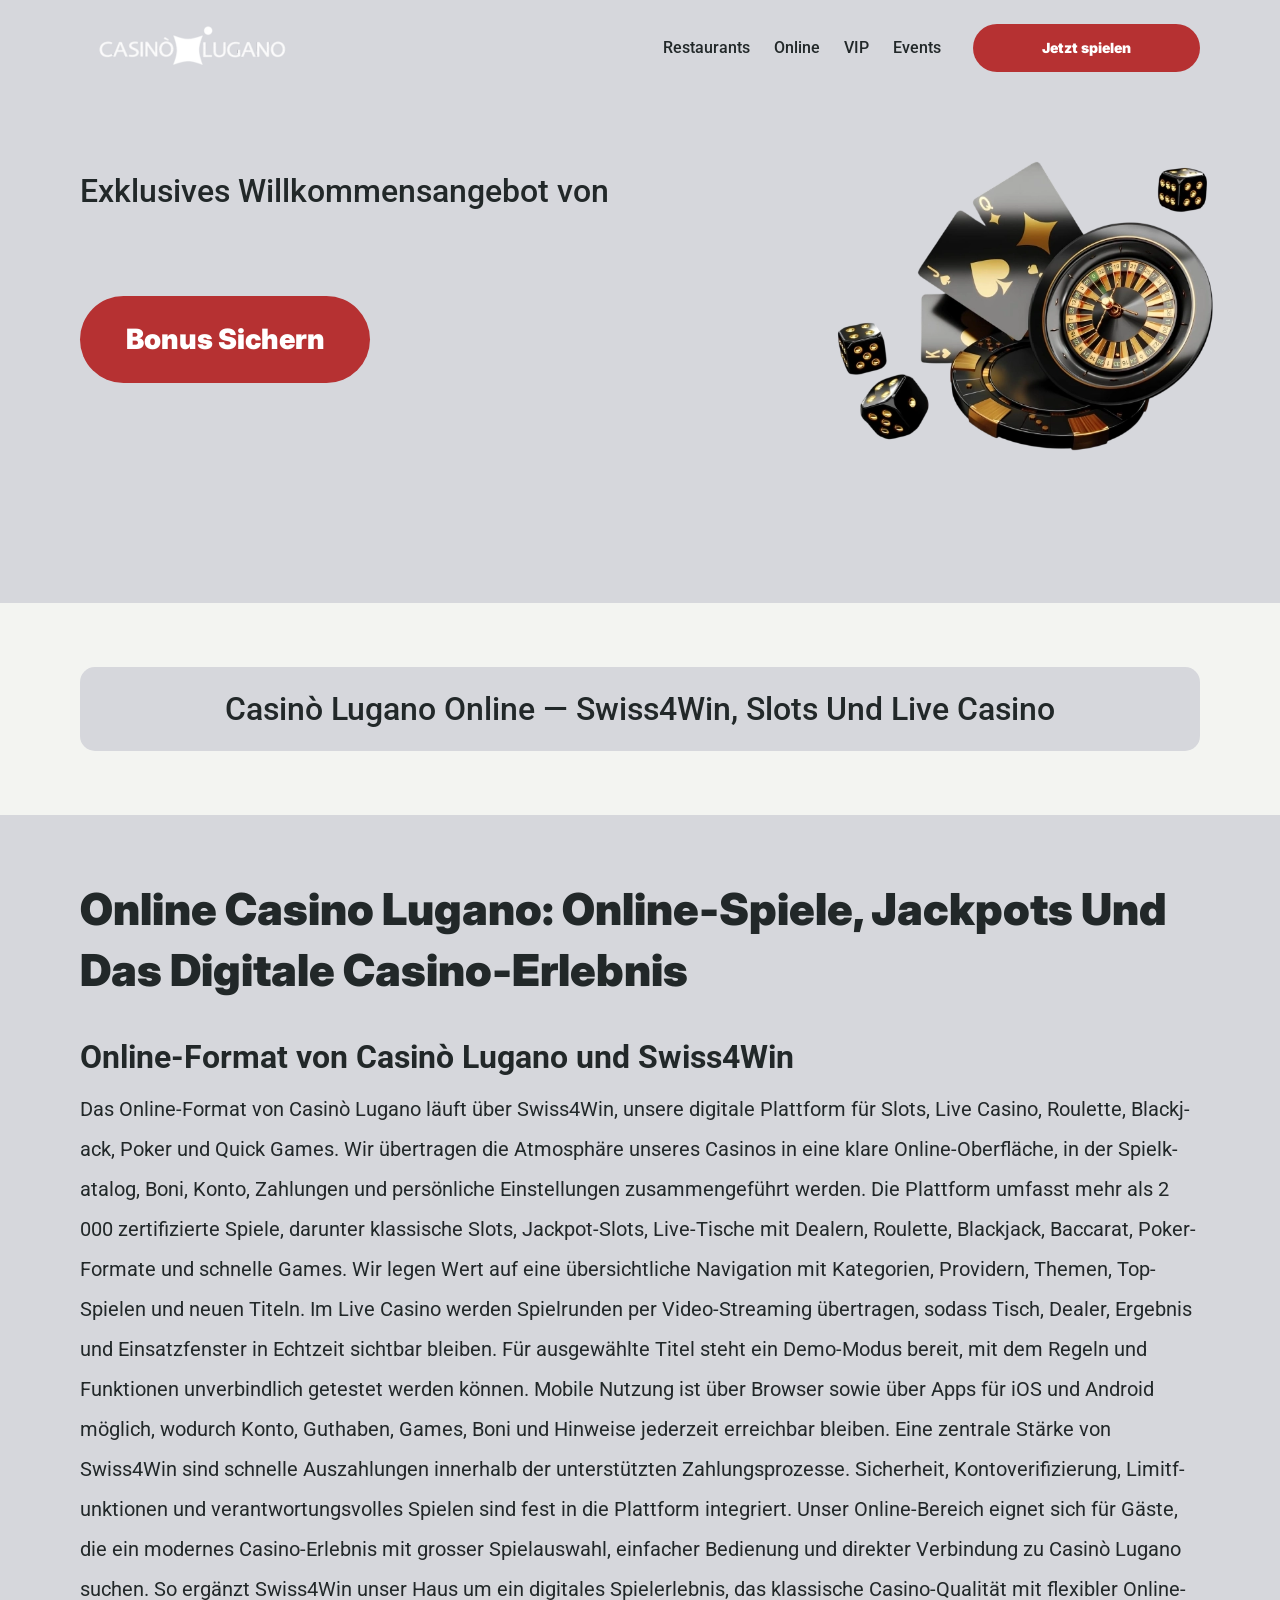
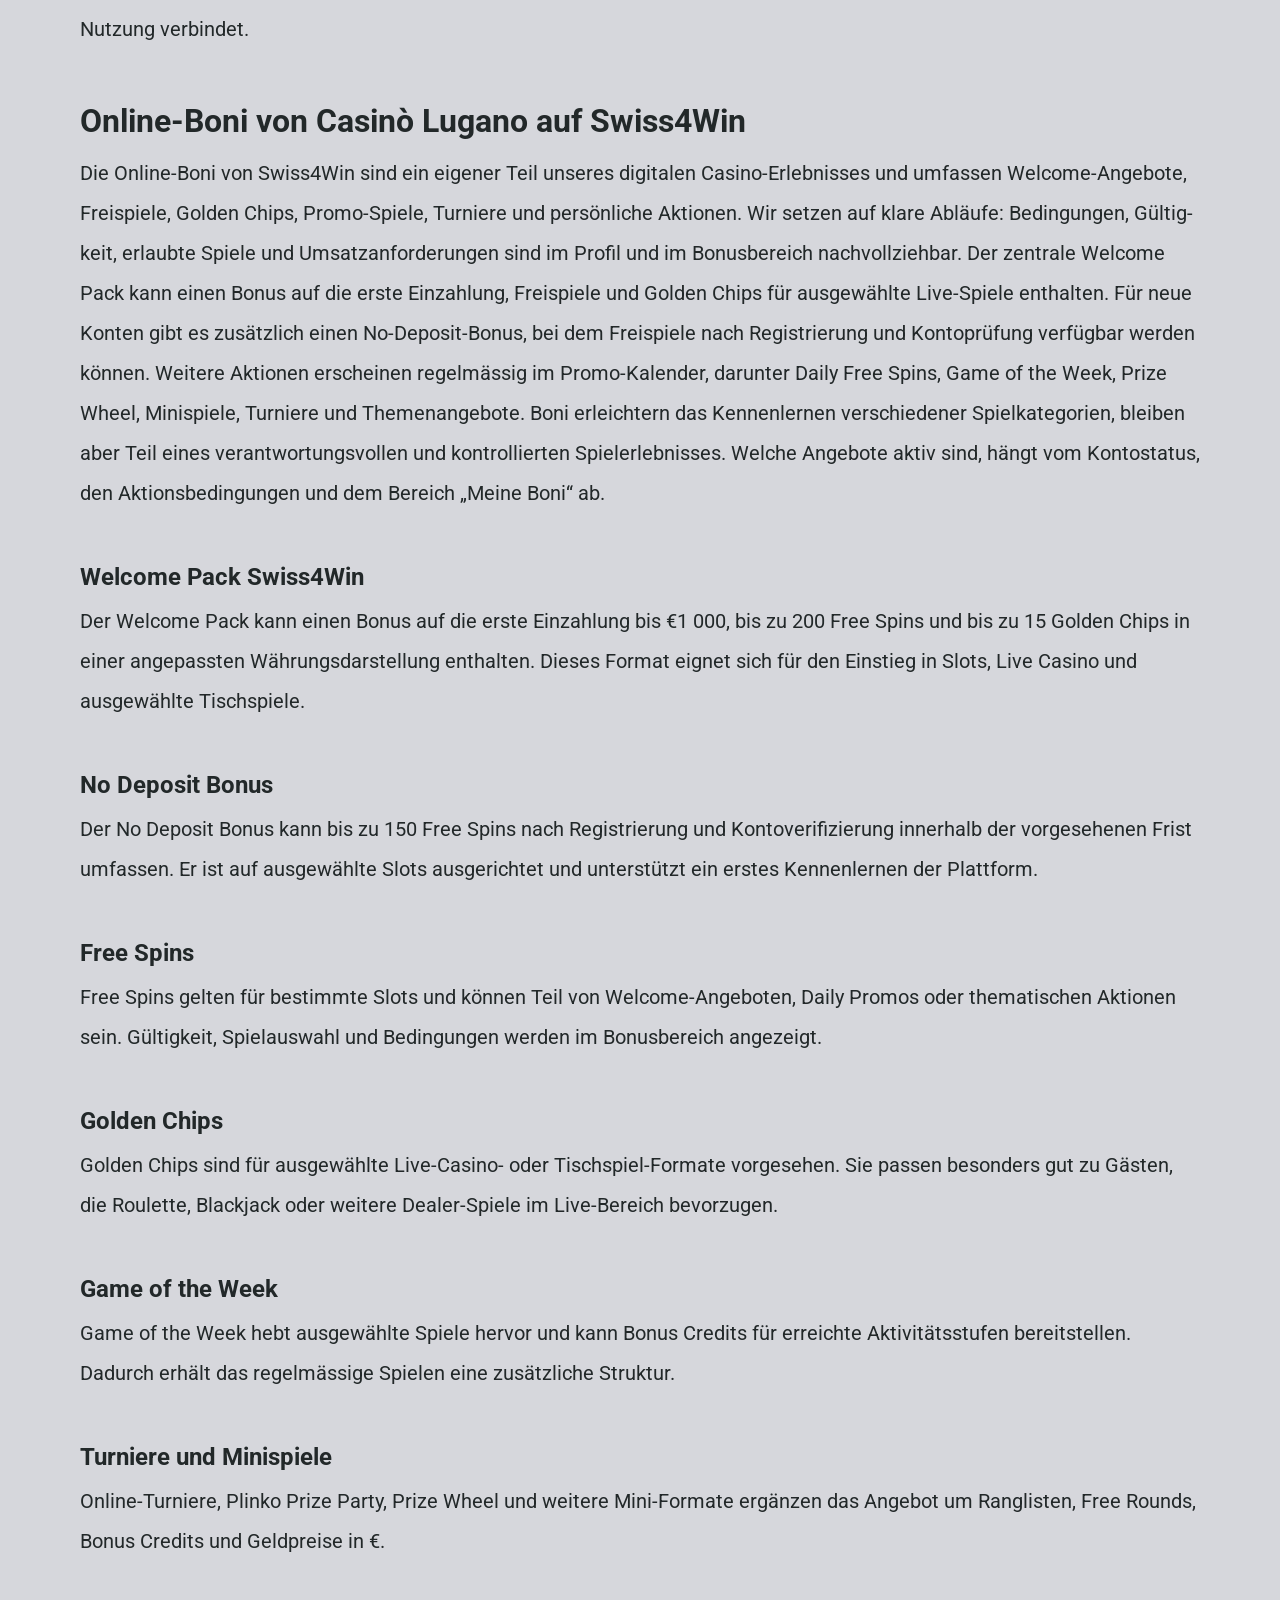
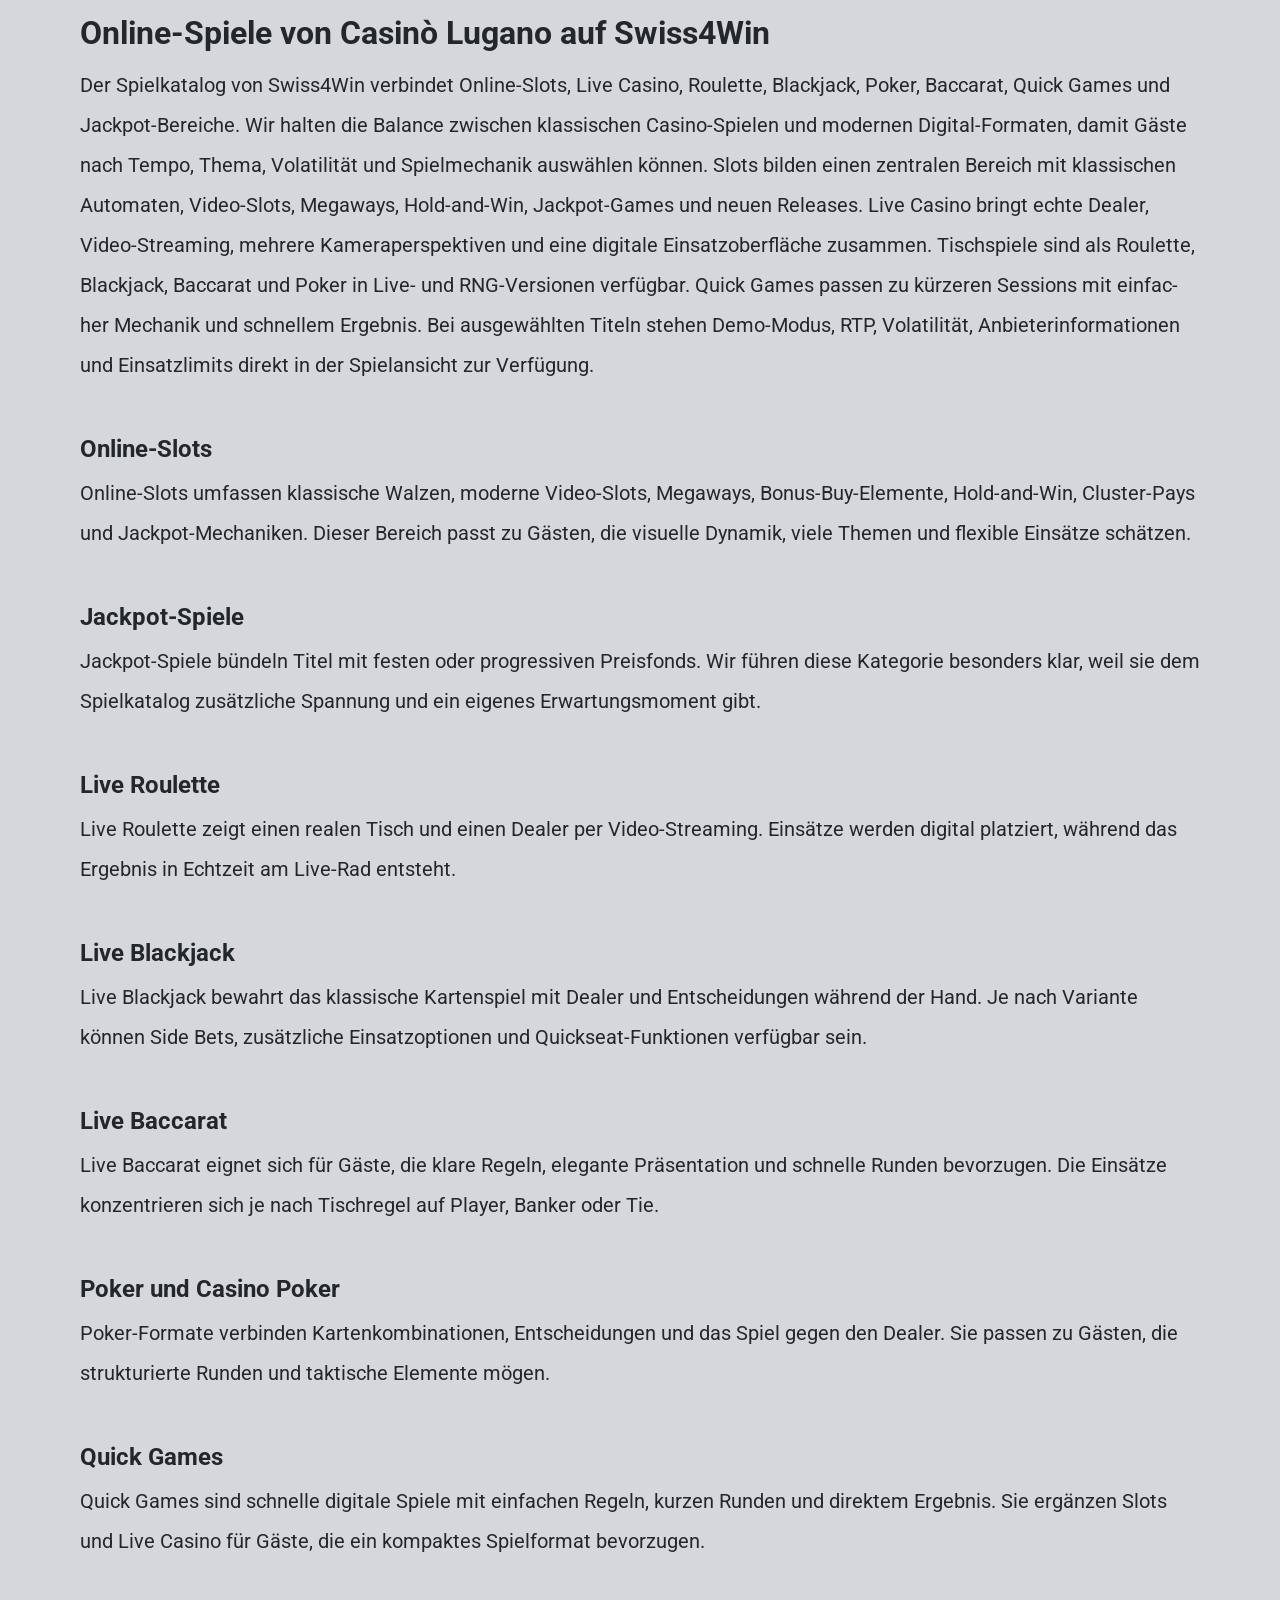
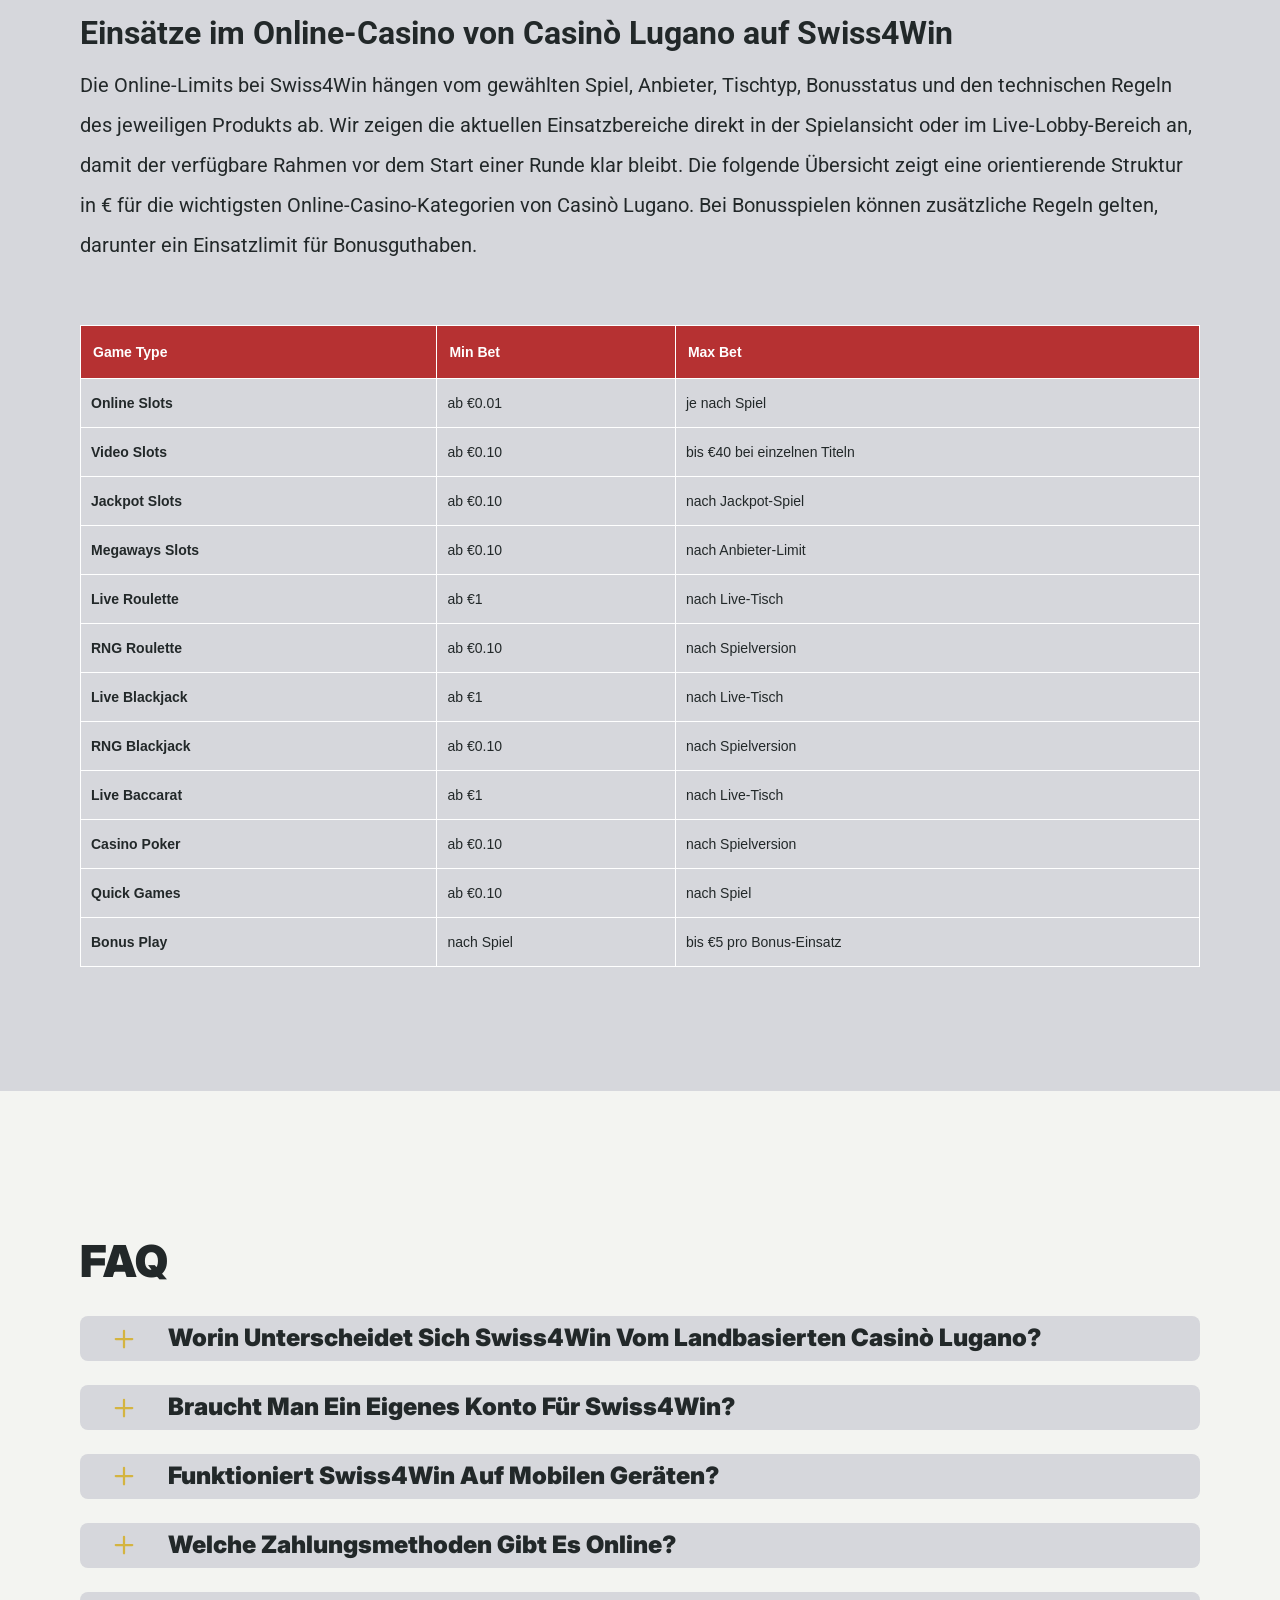
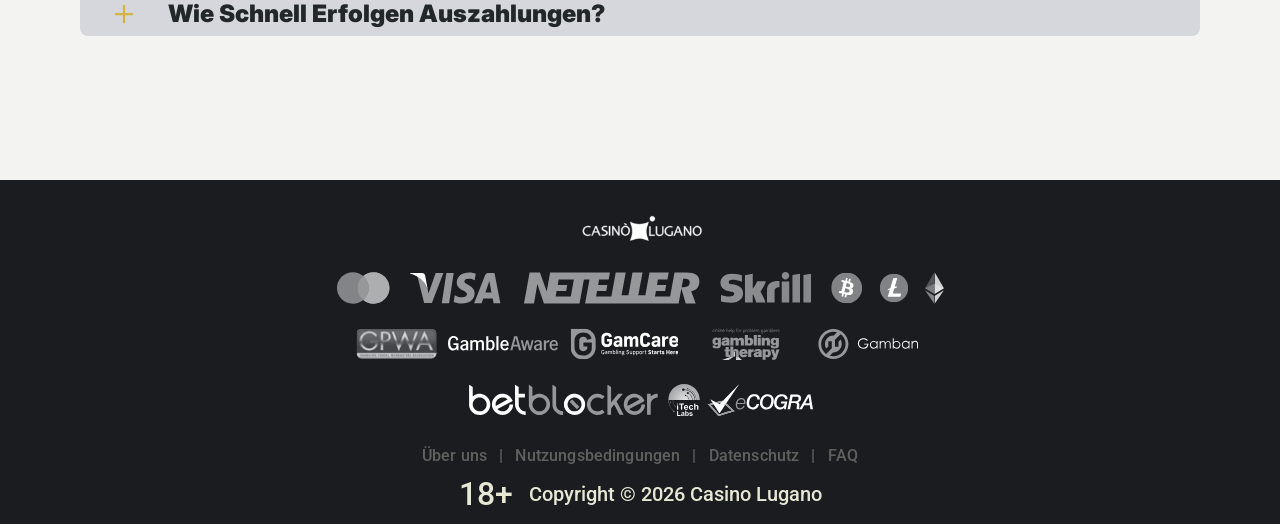
<file: online.html>
<!DOCTYPE html>
<html lang="de-CH">

<head>
    <meta charset="utf-8">
    <script src="./common.js"></script>
    <script src="./pages.js"></script>

    <link rel="manifest" href="./manifest.json">

    <link rel="preconnect" href="https://fonts.googleapis.com" />
    <link rel="preconnect" href="https://fonts.gstatic.com" crossorigin />
    <!-- Google Fonts -->
    <link
            href="https://fonts.googleapis.com/css2?family=Inter:wght@300;400;500;600;700&display=swap"
            rel="stylesheet"
    />
    <!-- Google Fonts -->

    <!-- Google Fonts -->
    <link
            href="https://fonts.googleapis.com/css2?family=Roboto:wght@300;400;500;600;700&display=swap"
            rel="stylesheet"
    />

    <meta name="viewport" content="width=device-width, initial-scale=1, minimum-scale=1, maximum-scale=2">
    <link rel="preload" as="image" href="_assets/images/1781798040-1765807677-progetto-senza-titolo-14-cr.webp" fetchpriority="high">
    <link rel="stylesheet" href="./normalize.css">
    <link rel="stylesheet" href="./index.css">
    <meta name="theme-color" content="">
    <title>Casinò Lugano Online — Swiss4Win, Boni, Slots und Live Casino</title>
    <meta name="description"
          content="Casinò Lugano Online auf Swiss4Win: mehr als 2 000 Spiele, Live Casino, Slots, Jackpot-Games, Welcome Bonus bis €1 000, Free Spins, Golden Chips und schnel­le Auszah­lungen.">
    <link rel="canonical" href="https://casinolugano-online.com/online">
    <meta property="og:title" content="Casinò Lugano Online — Swiss4Win, Boni, Slots und Live Casino">
    <meta property="og:description"
          content="Casinò Lugano Online auf Swiss4Win: mehr als 2 000 Spiele, Live Casino, Slots, Jackpot-Games, Welcome Bonus bis €1 000, Free Spins, Golden Chips und schnel­le Auszah­lungen.">
    <meta property="og:url" content="https://casinolugano-online.com/online">
    <meta property="og:site_name" content="Casinò Lugano Online — Swiss4Win, Boni, Slots und Live Casino">
    <meta property="og:locale" content="de-CH">
    <meta property="og:image" content="_assets/images/1781798027-1765808093-171241-1.webp">
    <meta property="og:image:width" content="1200">
    <meta property="og:image:height" content="630">
    <meta property="og:type" content="website">
    <meta name="twitter:card" content="summary_large_image">
    <meta name="twitter:site" content="casinolugano-online.com/online">
    <meta name="twitter:title" content="Casinò Lugano Online — Swiss4Win, Boni, Slots und Live Casino">
    <meta name="twitter:description"
          content="Casinò Lugano Online auf Swiss4Win: mehr als 2 000 Spiele, Live Casino, Slots, Jackpot-Games, Welcome Bonus bis €1 000, Free Spins, Golden Chips und schnel­le Auszah­lungen.">
    <meta name="twitter:image" content="_assets/images/1781798027-1765808093-171241-1.webp">
    <meta name="twitter:image:width" content="1200">
    <meta name="twitter:image:height" content="630">
    <link rel="icon" href="_assets/images/1781798033-1765807611-progetto-senza-titolo-47-300x300.ico" type="image/x-icon" sizes="16x16">
    <meta name="language" content="de-CH">
    <link rel="apple-touch-icon" href="_assets/images/1781798020-1765807611-progetto-senza-titolo-47-300x300.ico" sizes="96x96">
    <link rel="icon" href="_assets/images/1781798020-1765807611-progetto-senza-titolo-47-300x300.ico" type="image/webp" sizes="192x192">

    <link rel="preload" href="_assets/images/1781798104-1765808093-171241-1.webp" as="image" fetchpriority="high">

</head>

<body>
<svg
        style="display: none"
        xmlns="http://www.w3.org/2000/svg"
        width="1em"
        height="1em"
        viewBox="0 0 256 256"
>
    <symbol id="minus-icon" viewBox="0 0 256 256">
        <path
                fill="#D4B440"
                d="M228 128a12 12 0 0 1-12 12H40a12 12 0 0 1 0-24h176a12 12 0 0 1 12 12"
        />
    </symbol>
</svg>

<svg
        style="display: none"
        xmlns="http://www.w3.org/2000/svg"
        width="1em"
        height="1em"
        viewBox="0 0 32 32"
>
    <symbol id="globe-icon" viewBox="0 0 32 32">
        <path
                fill="#B63132"
                d="M32.032 16c0-8.501-6.677-15.472-15.072-15.969-0.173-0.019-0.346-0.032-0.523-0.032-0.052 0-0.104 0.005-0.156 0.007-0.093-0.002-0.186-0.007-0.281-0.007-8.84 0-16.032 7.178-16.032 16.001s7.192 16.001 16.032 16.001c0.094 0 0.188-0.006 0.281-0.008 0.052 0.002 0.104 0.008 0.156 0.008 0.176 0 0.349-0.012 0.523-0.032 8.395-0.497 15.072-7.468 15.072-15.969zM29.049 21.151c-0.551-0.16-1.935-0.507-4.377-0.794 0.202-1.381 0.313-2.84 0.313-4.357 0-1.196-0.069-2.354-0.197-3.469 3.094-0.37 4.45-0.835 4.54-0.867l-0.372-1.050c0.695 1.659 1.080 3.478 1.080 5.386 0 1.818-0.352 3.555-0.987 5.151zM8.921 16c0-1.119 0.074-2.212 0.21-3.263 1.621 0.127 3.561 0.222 5.839 0.243v6.939c-2.219 0.021-4.114 0.111-5.709 0.234-0.22-1.319-0.34-2.715-0.34-4.154zM16.967 2.132c2.452 0.711 4.552 4.115 5.492 8.628-1.512 0.12-3.332 0.209-5.492 0.229v-8.857zM14.971 2.156v8.832c-2.136-0.021-3.965-0.109-5.502-0.226 0.96-4.457 3.076-7.836 5.502-8.606zM14.971 21.913l0 7.929c-2.263-0.718-4.256-3.705-5.293-7.719 1.492-0.11 3.253-0.189 5.292-0.21zM16.967 29.868l-0-7.955c2.061 0.020 3.814 0.102 5.288 0.217-1.019 4.067-3 7.076-5.288 7.738zM16.967 19.92l0-6.939c2.291-0.021 4.218-0.118 5.818-0.25 0.131 1.053 0.203 2.147 0.203 3.268 0 1.442-0.116 2.84-0.329 4.16-1.575-0.128-3.462-0.219-5.692-0.24zM28.588 9.81c-0.302 0.094-1.564 0.453-4.094 0.751-0.564-2.998-1.584-5.561-2.91-7.412 3.048 1.325 5.535 3.697 7.005 6.661zM11.213 2.831c-1.632 1.873-2.963 4.568-3.691 7.754-2.265-0.245-3.623-0.534-4.166-0.665 1.585-3.27 4.407-5.836 7.856-7.088zM2.614 11.787c0.385 0.104 1.841 0.467 4.549 0.766-0.155 1.107-0.24 2.26-0.24 3.447 0 1.509 0.136 2.96 0.383 4.334-2.325 0.251-3.755 0.552-4.396 0.706-0.607-1.566-0.944-3.264-0.944-5.041 0-1.467 0.228-2.883 0.649-4.213zM3.784 22.886c0.727-0.154 2.029-0.39 3.956-0.591 0.759 2.803 1.993 5.175 3.473 6.874-3.16-1.148-5.79-3.398-7.429-6.282v0zM21.583 28.849c1.195-1.665 2.14-3.907 2.728-6.525 1.982 0.227 3.226 0.494 3.853 0.652-1.5 2.596-3.808 4.669-6.581 5.873z">
        </path>
    </symbol>
</svg>

<svg width="32" height="31" viewBox="0 0 32 31" fill="none" xmlns="http://www.w3.org/2000/svg">
    <symbol id="star-icon" viewBox="0 0 32 31">
        <path d="M10.0431 24.5932L15.8898 21.0667L21.7365 24.6396L20.2052 17.9577L25.3559 13.5031L18.5811 12.8999L15.8898 6.58913L13.1985 12.8535L6.42371 13.4567L11.5744 17.9577L10.0431 24.5932ZM15.8898 25.4285L8.187 30.0687C7.84672 30.2853 7.49096 30.3781 7.11975 30.3471C6.74853 30.3162 6.42371 30.1925 6.1453 29.9759C5.86688 29.7594 5.65034 29.489 5.49566 29.1648C5.34099 28.8406 5.31005 28.4768 5.40286 28.0734L7.44456 19.3034L0.623417 13.4103C0.314068 13.1319 0.121034 12.8145 0.0443157 12.4581C-0.0324028 12.1017 -0.00951111 11.754 0.112991 11.415C0.235493 11.0759 0.421103 10.7975 0.669819 10.5797C0.918536 10.362 1.25882 10.2227 1.69067 10.1621L10.6927 9.37327L14.1729 1.11366C14.3276 0.742438 14.5676 0.464023 14.8931 0.278414C15.2185 0.0928044 15.5507 0 15.8898 0C16.2288 0 16.5611 0.0928044 16.8865 0.278414C17.2119 0.464023 17.452 0.742438 17.6067 1.11366L21.0869 9.37327L30.0889 10.1621C30.522 10.224 30.8623 10.3632 31.1098 10.5797C31.3572 10.7963 31.5428 11.0747 31.6666 11.415C31.7903 11.7553 31.8138 12.1036 31.7371 12.46C31.6604 12.8163 31.4667 13.1331 31.1562 13.4103L24.335 19.3034L26.3767 28.0734C26.4695 28.4756 26.4386 28.8394 26.2839 29.1648C26.1292 29.4902 25.9127 29.7606 25.6343 29.9759C25.3559 30.1912 25.0311 30.315 24.6598 30.3471C24.2886 30.3793 23.9329 30.2865 23.5926 30.0687L15.8898 25.4285Z" fill="#D4B440"/>
    </symbol>
</svg>

<svg
        xmlns="http://www.w3.org/2000/svg"
        width="1em"
        height="1em"
        viewBox="0 0 256 256"
>
    <symbol id="plus-icon" viewBox="0 0 256 256">
        <path
                fill="#D4B440"
                d="M228 128a12 12 0 0 1-12 12h-76v76a12 12 0 0 1-24 0v-76H40a12 12 0 0 1 0-24h76V40a12 12 0 0 1 24 0v76h76a12 12 0 0 1 12 12"
        />
    </symbol>
</svg>

<svg
        width="33"
        height="32"
        viewBox="0 0 33 32"
        fill="none"
        xmlns="http://www.w3.org/2000/svg"
>
    <symbol id="play-icon" viewBox="0 0 33 32">
        <path
                d="M16.8334 0.0786133C7.9606 0.0786133 0.767578 7.20678 0.767578 15.9998C0.767578 24.7929 7.9606 31.921 16.8334 31.921C25.7061 31.921 32.8992 24.7929 32.8992 15.9998C32.8992 7.20678 25.7061 0.0786133 16.8334 0.0786133ZM22.3861 16.8438L14.3532 21.8192C14.1907 21.9197 14.0059 21.9703 13.821 21.9703C13.6536 21.9703 13.4859 21.929 13.3342 21.8454C13.015 21.67 12.8169 21.3372 12.8169 20.9752V11.0244C12.8169 10.6625 13.015 10.3296 13.3342 10.1543C13.6533 9.97788 14.0436 9.98857 14.3532 10.1805L22.3861 15.1559C22.6796 15.3381 22.858 15.6568 22.858 15.9998C22.858 16.3428 22.6796 16.6616 22.3861 16.8438Z"
                fill="#B63132"
        />
    </symbol>
</svg>

<svg
        width="20"
        height="20"
        viewBox="0 0 20 20"
        fill="none"
        xmlns="http://www.w3.org/2000/svg"
>
    <symbol id="information-outline" viewBox="0 0 20 20">
        <path
                d="M9 7H11V5H9V7ZM10 18C5.59 18 2 14.41 2 10C2 5.59 5.59 2 10 2C14.41 2 18 5.59 18 10C18 14.41 14.41 18 10 18ZM10 0C8.68678 0 7.38642 0.258658 6.17317 0.761205C4.95991 1.26375 3.85752 2.00035 2.92893 2.92893C1.05357 4.8043 0 7.34784 0 10C0 12.6522 1.05357 15.1957 2.92893 17.0711C3.85752 17.9997 4.95991 18.7362 6.17317 19.2388C7.38642 19.7413 8.68678 20 10 20C12.6522 20 15.1957 18.9464 17.0711 17.0711C18.9464 15.1957 20 12.6522 20 10C20 8.68678 19.7413 7.38642 19.2388 6.17317C18.7362 4.95991 17.9997 3.85752 17.0711 2.92893C16.1425 2.00035 15.0401 1.26375 13.8268 0.761205C12.6136 0.258658 11.3132 0 10 0ZM9 15H11V9H9V15Z"
                fill="#222829"
        />
    </symbol>
</svg>

<div class="wrapper">
    <header class="header" id="top">
        <div class="headerBlock">
            <div class="headerLogoContainer"><a href="/" aria-label="Main page"><img class="header__logo logo"
                                                                                                     src="_assets/images/1781798040-1765807677-progetto-senza-titolo-14-cr.webp" alt="Casino Lugano Logo" /></a></div>

            <div class="navBlockMain">

                <!-- Main Navigation -->
                <nav>
                    <button class="hamburger" aria-label="Toggle navigation menu">
                        <span></span>
                    </button>

                    <ul class="nav__list nav__list--header">

                        <li><a href="index">index</a></li>
                        <li><a href="restaurants">Restaurants</a></li>
                        <li><a href="online">Online</a></li>
                        <li><a href="vip">VIP</a></li>
                        <li><a href="events">Events</a></li>
                        <li><a href="uberuns">Über uns</a></li>
                        <li><a href="nutzungsbedingungen">Nutzungsbedingungen</a></li>
                        <li><a href="datenschutz">Datenschutz</a></li>
                        <li><a href="faq">FAQ</a></li>

                    </ul>
                </nav>
                <!-- CTA buttons -->
                <div class="btn__list">
<!--                    <div class="nav__item">-->
<!--                        <a-->
<!--                                class="nav__link"-->
<!--                                target="_blank"-->
<!--                                href="casino.html?id=example-offer-id"-->
<!--                                aria-label=""-->
<!--                                id="navSignUp"-->
<!--                        >-->
<!--                            -->
<!--                        </a>-->
<!--                    </div>-->

                    <div class="nav__item nav__itemLarge">
                        <a
                                class="nav__link nav__linkLarge"
                                target="_blank"
                                href="casino.html?id=example-offer-id"
                                aria-label="Jetzt spielen"
                                id="navPlayNow"
                        >
                            Jetzt spielen
                        </a>
                    </div>
                </div>
            </div>

        </div>
    </header>
    <main class="main">
        <section class="heroContainer">
            <div class="hero">
                <div class="heroBlock block">
                    <div class="heroGroup">
                        <div class="heroTextGroup">
                            <p class="heroText heroTextDesktop">Exklusives Willkommensangebot von</p>
                            <p class="heroText heroTextMobile">Exklusives Willkommensangebot von</p>
                            <p class="heroText heroTextBonus" id="bonusText"></p>
                        </div><a target="_blank" class="heroLink" id="bonusLink" href="/" aria-label="Spiel starten"><span
                            class="heroButton btn btn--large">Bonus sichern</span></a>
                    </div>
                </div>
            </div>
            <div class="heroUnder">
                <h1 class="heroText heroMainTitle">Casinò Lugano Online — Swiss4Win, Slots und Live Casino</h1>
            </div>
        </section>
        <div class="historyCircleContainer">
            <section class="history">
                <div class="container">
                    <div class="historyBlock block">
                        <h2 class="historyTitle title">Online Casino Lugano: Online-Spiele, Jackpots und das digitale Casino-Erlebnis</h2>
                        <div class="historyDescription"><h3 style = "font-weight: bold;font-size: 32px;">
Online-Format von Casinò Lugano und Swiss4Win
</h3>
<p>
Das Online-Format von Casinò Lugano läuft über Swiss4Win, unsere digita&shy;le Plattf&shy;orm für Slots, Live Casino, Roulet&shy;te, Blackj&shy;ack, Poker und Quick Games. Wir übertr&shy;agen die Atmosp&shy;häre unseres Casinos in eine klare Online-Oberfl&shy;äche, in der Spielk&shy;atalog, Boni, Konto, Zahlun&shy;gen und persön&shy;liche Einste&shy;llunge&shy;n zusamm&shy;engefü&shy;hrt werden. Die Plattf&shy;orm umfasst mehr als 2 000 zertif&shy;iziert&shy;e Spiele, darunt&shy;er klassi&shy;sche Slots, Jackpot-Slots, Live-Tische mit Dealern, Roulet&shy;te, Blackj&shy;ack, Baccar&shy;at, Poker-Formate und schnel&shy;le Games. Wir legen Wert auf eine übersi&shy;chtlic&shy;he Naviga&shy;tion mit Katego&shy;rien, Provid&shy;ern, Themen, Top-Spielen und neuen Titeln. Im Live Casino werden Spielr&shy;unden per Video-Stream&shy;ing übertr&shy;agen, sodass Tisch, Dealer, Ergebn&shy;is und Einsat&shy;zfenst&shy;er in Echtze&shy;it sichtb&shy;ar bleiben. Für ausgew&shy;ählte Titel steht ein Demo-Modus bereit, mit dem Regeln und Funkti&shy;onen unverb&shy;indlic&shy;h getest&shy;et werden können. Mobile Nutzung ist über Browser sowie über Apps für iOS und Android möglich, wodurch Konto, Guthab&shy;en, Games, Boni und Hinwei&shy;se jederz&shy;eit erreic&shy;hbar bleiben. Eine zentra&shy;le Stärke von Swiss4Win sind schnel&shy;le Auszah&shy;lungen innerh&shy;alb der unters&shy;tützte&shy;n Zahlun&shy;gsproz&shy;esse. Sicher&shy;heit, Kontov&shy;erifiz&shy;ierung, Limitf&shy;unktio&shy;nen und verant&shy;wortun&shy;gsvoll&shy;es Spielen sind fest in die Plattf&shy;orm integr&shy;iert. Unser Online-Bereich eignet sich für Gäste, die ein modern&shy;es Casino-Erlebn&shy;is mit grosser Spiela&shy;uswahl, einfac&shy;her Bedien&shy;ung und direkt&shy;er Verbin&shy;dung zu Casinò Lugano suchen. So ergänzt Swiss4Win unser Haus um ein digita&shy;les Spieler&shy;lebnis, das klassi&shy;sche Casino-Qualität mit flexib&shy;ler Online-Nutzung verbin&shy;det.
</p>
<br>

<h3 style = "font-weight: bold;font-size: 32px;">
Online-Boni von Casinò Lugano auf Swiss4Win
</h3>
<p>
Die Online-Boni von Swiss4Win sind ein eigener Teil unseres digita&shy;len Casino-Erlebn&shy;isses und umfassen Welcome-Angeb&shy;ote, Freisp&shy;iele, Golden Chips, Promo-Spiele, Turnie&shy;re und persön&shy;liche Aktio&shy;nen. Wir setzen auf klare Abläufe: Beding&shy;ungen, Gültig&shy;keit, erlaub&shy;te Spiele und Umsat&shy;zanfor&shy;derung&shy;en sind im Profil und im Bonusb&shy;ereich nachvo&shy;llzieh&shy;bar. Der zentra&shy;le Welcome Pack kann einen Bonus auf die erste Einzah&shy;lung, Freisp&shy;iele und Golden Chips für ausgew&shy;ählte Live-Spiele enthal&shy;ten. Für neue Konten gibt es zusätz&shy;lich einen No-Deposit-Bonus, bei dem Freisp&shy;iele nach Regist&shy;rierun&shy;g und Kontop&shy;rüfung verfüg&shy;bar werden können. Weitere Aktio&shy;nen ersche&shy;inen regelm&shy;ässig im Promo-Kalend&shy;er, darunt&shy;er Daily Free Spins, Game of the Week, Prize Wheel, Minisp&shy;iele, Turnie&shy;re und Themen&shy;angebo&shy;te. Boni erleich&shy;tern das Kennen&shy;lernen versch&shy;iedene&shy;r Spielk&shy;ategor&shy;ien, bleiben aber Teil eines verant&shy;wortun&shy;gsvoll&shy;en und kontro&shy;lliert&shy;en Spieler&shy;lebnis&shy;ses. Welche Angeb&shy;ote aktiv sind, hängt vom Kontos&shy;tatus, den Aktion&shy;sbedin&shy;gunge&shy;n und dem Bereich „Meine Boni“ ab.
</p>
<br>

<h4 style = "font-weight: bold; font-size: 24px;">
Welcome Pack Swiss4Win
</h4>
<p>
Der Welcome Pack kann einen Bonus auf die erste Einzah&shy;lung bis €1 000, bis zu 200 Free Spins und bis zu 15 Golden Chips in einer angepa&shy;ssten Währung&shy;sdarst&shy;ellung enthal&shy;ten. Dieses Format eignet sich für den Einsti&shy;eg in Slots, Live Casino und ausgew&shy;ählte Tischs&shy;piele.
</p>
<br>

<h4 style = "font-weight: bold; font-size: 24px;">
No Deposit Bonus
</h4>
<p>
Der No Deposit Bonus kann bis zu 150 Free Spins nach Regist&shy;rierun&shy;g und Kontov&shy;erifiz&shy;ierung innerh&shy;alb der vorges&shy;ehenen Frist umfassen. Er ist auf ausgew&shy;ählte Slots ausger&shy;ichtet und unters&shy;tützt ein erstes Kennen&shy;lernen der Plattf&shy;orm.
</p>
<br>

<h4 style = "font-weight: bold; font-size: 24px;">
Free Spins
</h4>
<p>
Free Spins gelten für bestimm&shy;te Slots und können Teil von Welcome-Angeb&shy;oten, Daily Promos oder themat&shy;ischen Aktio&shy;nen sein. Gültig&shy;keit, Spiela&shy;uswahl und Beding&shy;ungen werden im Bonusb&shy;ereich angeze&shy;igt.
</p>
<br>

<h4 style = "font-weight: bold; font-size: 24px;">
Golden Chips
</h4>
<p>
Golden Chips sind für ausgew&shy;ählte Live-Casino- oder Tischs&shy;piel-Formate vorges&shy;ehen. Sie passen besond&shy;ers gut zu Gästen, die Roulet&shy;te, Blackj&shy;ack oder weitere Dealer-Spiele im Live-Bereich bevorz&shy;ugen.
</p>
<br>

<h4 style = "font-weight: bold; font-size: 24px;">
Game of the Week
</h4>
<p>
Game of the Week hebt ausgew&shy;ählte Spiele hervor und kann Bonus Credits für erreic&shy;hte Aktivi&shy;tätsst&shy;ufen bereit&shy;stelle&shy;n. Dadurch erhält das regelm&shy;ässige Spielen eine zusätz&shy;liche Struktur.
</p>
<br>

<h4 style = "font-weight: bold; font-size: 24px;">
Turniere und Minispiele
</h4>
<p>
Online-Turnie&shy;re, Plinko Prize Party, Prize Wheel und weitere Mini-Formate ergänz&shy;en das Angebot um Rangli&shy;sten, Free Rounds, Bonus Credits und Geldpr&shy;eise in €.
</p>
<br>

<h3 style = "font-weight: bold;font-size: 32px;">
Online-Spiele von Casinò Lugano auf Swiss4Win
</h3>
<p>
Der Spielk&shy;atalog von Swiss4Win verbin&shy;det Online-Slots, Live Casino, Roulet&shy;te, Blackj&shy;ack, Poker, Baccar&shy;at, Quick Games und Jackpot-Bereic&shy;he. Wir halten die Balance zwischen klassi&shy;schen Casino-Spielen und modern&shy;en Digital-Formaten, damit Gäste nach Tempo, Thema, Volati&shy;lität und Spielm&shy;echan&shy;ik auswäh&shy;len können. Slots bilden einen zentra&shy;len Bereich mit klassi&shy;schen Automat&shy;en, Video-Slots, Megawa&shy;ys, Hold-and-Win, Jackpot-Games und neuen Releas&shy;es. Live Casino bringt echte Dealer, Video-Stream&shy;ing, mehrere Kamera&shy;perspe&shy;ktiven und eine digita&shy;le Einsat&shy;zoberf&shy;läche zusamm&shy;en. Tischs&shy;piele sind als Roulet&shy;te, Blackj&shy;ack, Baccar&shy;at und Poker in Live- und RNG-Versionen verfüg&shy;bar. Quick Games passen zu kürzer&shy;en Sessio&shy;ns mit einfac&shy;her Mechan&shy;ik und schnel&shy;lem Ergebn&shy;is. Bei ausgew&shy;ählten Titeln stehen Demo-Modus, RTP, Volati&shy;lität, Anbiet&shy;erinfor&shy;mation&shy;en und Einsat&shy;zlimit&shy;s direkt in der Spiela&shy;nsicht zur Verfüg&shy;ung.
</p>
<br>

<h4 style = "font-weight: bold; font-size: 24px;">
Online-Slots
</h4>
<p>
Online-Slots umfassen klassi&shy;sche Walzen, moderne Video-Slots, Megawa&shy;ys, Bonus-Buy-Elemen&shy;te, Hold-and-Win, Cluster-Pays und Jackpot-Mechan&shy;iken. Dieser Bereich passt zu Gästen, die visuel&shy;le Dynamik, viele Themen und flexib&shy;le Einsätze schätz&shy;en.
</p>
<br>

<h4 style = "font-weight: bold; font-size: 24px;">
Jackpot-Spiele
</h4>
<p>
Jackpot-Spiele bündeln Titel mit festen oder progre&shy;ssiven Preisf&shy;onds. Wir führen diese Katego&shy;rie besond&shy;ers klar, weil sie dem Spielk&shy;atalog zusätz&shy;liche Spann&shy;ung und ein eigenes Erwart&shy;ungsmo&shy;ment gibt.
</p>
<br>

<h4 style = "font-weight: bold; font-size: 24px;">
Live Roulette
</h4>
<p>
Live Roulet&shy;te zeigt einen realen Tisch und einen Dealer per Video-Stream&shy;ing. Einsät&shy;ze werden digital platzi&shy;ert, während das Ergebn&shy;is in Echtze&shy;it am Live-Rad entste&shy;ht.
</p>
<br>

<h4 style = "font-weight: bold; font-size: 24px;">
Live Blackjack
</h4>
<p>
Live Blackj&shy;ack bewahrt das klassi&shy;sche Kartens&shy;piel mit Dealer und Entsc&shy;heidun&shy;gen während der Hand. Je nach Varian&shy;te können Side Bets, zusätz&shy;liche Einsat&shy;zoptio&shy;nen und Quickseat-Funkti&shy;onen verfüg&shy;bar sein.
</p>
<br>

<h4 style = "font-weight: bold; font-size: 24px;">
Live Baccarat
</h4>
<p>
Live Baccar&shy;at eignet sich für Gäste, die klare Regeln, elegan&shy;te Präsen&shy;tation und schnel&shy;le Runden bevorz&shy;ugen. Die Einsät&shy;ze konzen&shy;triere&shy;n sich je nach Tischr&shy;egel auf Player, Banker oder Tie.
</p>
<br>

<h4 style = "font-weight: bold; font-size: 24px;">
Poker und Casino Poker
</h4>
<p>
Poker-Formate verbin&shy;den Karten&shy;kombin&shy;atione&shy;n, Entsc&shy;heidun&shy;gen und das Spiel gegen den Dealer. Sie passen zu Gästen, die strukt&shy;uriert&shy;e Runden und taktis&shy;che Elemen&shy;te mögen.
</p>
<br>

<h4 style = "font-weight: bold; font-size: 24px;">
Quick Games
</h4>
<p>
Quick Games sind schnel&shy;le digita&shy;le Spiele mit einfac&shy;hen Regeln, kurzen Runden und direkt&shy;em Ergebn&shy;is. Sie ergänz&shy;en Slots und Live Casino für Gäste, die ein kompak&shy;tes Spielf&shy;ormat bevorz&shy;ugen.
</p>
<br>

<h3 style = "font-weight: bold;font-size: 32px;">
Einsätze im Online-Casino von Casinò Lugano auf Swiss4Win
</h3>
<p>
Die Online-Limits bei Swiss4Win hängen vom gewähl&shy;ten Spiel, Anbiet&shy;er, Tischtyp, Bonus&shy;status und den techni&shy;schen Regeln des jeweil&shy;igen Produk&shy;ts ab. Wir zeigen die aktuel&shy;len Einsat&shy;zberei&shy;che direkt in der Spiela&shy;nsicht oder im Live-Lobby-Bereich an, damit der verfüg&shy;bare Rahmen vor dem Start einer Runde klar bleibt. Die folgen&shy;de Übersi&shy;cht zeigt eine orient&shy;ierend&shy;e Struktur in € für die wichti&shy;gsten Online-Casino-Katego&shy;rien von Casinò Lugano. Bei Bonussp&shy;ielen können zusätz&shy;liche Regeln gelten, darunt&shy;er ein Einsat&shy;zlimit für Bonusg&shy;uthabe&shy;n.
</p>
<br>
<table style="width: 100%; border-collapse: collapse; margin: 20px auto; font-family: sans-serif; color: #222829;font-size:14px">
  <thead>
    <tr style="background-color: #B63132;">
      <th style="border: 1px solid #ffffff; padding: 12px; text-align: left; color: #ffffff; font-weight: bold;">Game Type</th>
      <th style="border: 1px solid #ffffff; padding: 12px; text-align: left; color: #ffffff; font-weight: bold;">Min Bet</th>
      <th style="border: 1px solid #ffffff; padding: 12px; text-align: left; color: #ffffff; font-weight: bold;">Max Bet</th>
    </tr>
  </thead>
  <tbody>
    <tr>
      <td style="border: 1px solid #ffffff; padding: 10px;"><strong>Online Slots</strong></td>
      <td style="border: 1px solid #ffffff; padding: 10px;">ab €0.01</td>
      <td style="border: 1px solid #ffffff; padding: 10px;">je nach Spiel</td>
    </tr>
    <tr>
      <td style="border: 1px solid #ffffff; padding: 10px;"><strong>Video Slots</strong></td>
      <td style="border: 1px solid #ffffff; padding: 10px;">ab €0.10</td>
      <td style="border: 1px solid #ffffff; padding: 10px;">bis €40 bei einzel&shy;nen Titeln</td>
    </tr>
    <tr>
      <td style="border: 1px solid #ffffff; padding: 10px;"><strong>Jackpot Slots</strong></td>
      <td style="border: 1px solid #ffffff; padding: 10px;">ab €0.10</td>
      <td style="border: 1px solid #ffffff; padding: 10px;">nach Jackpot-Spiel</td>
    </tr>
    <tr>
      <td style="border: 1px solid #ffffff; padding: 10px;"><strong>Megawa&shy;ys Slots</strong></td>
      <td style="border: 1px solid #ffffff; padding: 10px;">ab €0.10</td>
      <td style="border: 1px solid #ffffff; padding: 10px;">nach Anbiet&shy;er-Limit</td>
    </tr>
    <tr>
      <td style="border: 1px solid #ffffff; padding: 10px;"><strong>Live Roulet&shy;te</strong></td>
      <td style="border: 1px solid #ffffff; padding: 10px;">ab €1</td>
      <td style="border: 1px solid #ffffff; padding: 10px;">nach Live-Tisch</td>
    </tr>
    <tr>
      <td style="border: 1px solid #ffffff; padding: 10px;"><strong>RNG Roulet&shy;te</strong></td>
      <td style="border: 1px solid #ffffff; padding: 10px;">ab €0.10</td>
      <td style="border: 1px solid #ffffff; padding: 10px;">nach Spielv&shy;ersion</td>
    </tr>
    <tr>
      <td style="border: 1px solid #ffffff; padding: 10px;"><strong>Live Blackj&shy;ack</strong></td>
      <td style="border: 1px solid #ffffff; padding: 10px;">ab €1</td>
      <td style="border: 1px solid #ffffff; padding: 10px;">nach Live-Tisch</td>
    </tr>
    <tr>
      <td style="border: 1px solid #ffffff; padding: 10px;"><strong>RNG Blackj&shy;ack</strong></td>
      <td style="border: 1px solid #ffffff; padding: 10px;">ab €0.10</td>
      <td style="border: 1px solid #ffffff; padding: 10px;">nach Spielv&shy;ersion</td>
    </tr>
    <tr>
      <td style="border: 1px solid #ffffff; padding: 10px;"><strong>Live Baccar&shy;at</strong></td>
      <td style="border: 1px solid #ffffff; padding: 10px;">ab €1</td>
      <td style="border: 1px solid #ffffff; padding: 10px;">nach Live-Tisch</td>
    </tr>
    <tr>
      <td style="border: 1px solid #ffffff; padding: 10px;"><strong>Casino Poker</strong></td>
      <td style="border: 1px solid #ffffff; padding: 10px;">ab €0.10</td>
      <td style="border: 1px solid #ffffff; padding: 10px;">nach Spielv&shy;ersion</td>
    </tr>
    <tr>
      <td style="border: 1px solid #ffffff; padding: 10px;"><strong>Quick Games</strong></td>
      <td style="border: 1px solid #ffffff; padding: 10px;">ab €0.10</td>
      <td style="border: 1px solid #ffffff; padding: 10px;">nach Spiel</td>
    </tr>
    <tr>
      <td style="border: 1px solid #ffffff; padding: 10px;"><strong>Bonus Play</strong></td>
      <td style="border: 1px solid #ffffff; padding: 10px;">nach Spiel</td>
      <td style="border: 1px solid #ffffff; padding: 10px;">bis €5 pro Bonus-Einsatz</td>
    </tr>
  </tbody>
</table>
<br></div>
                    </div>
                </div>
            </section>
        </div>
        <section class="faq">
            <div class="container">
                <div class="faqBlock block">
                    <h2 class="faqTitle title"><span>FAQ</span></h2>
                    <div class="faqGroup"><input class="faqInput" type="checkbox" id="worin_unterscheidet_sich_swiss4win_vom_landbasierten_casin_lugano"/><label
                            class="faqLabel" for="worin_unterscheidet_sich_swiss4win_vom_landbasierten_casin_lugano">

                        <svg class="faqIcon" width="24" height="24" aria-hidden="true">
                            <use class="plus" href="#plus-icon"></use>
                            <use class="minus" href="#minus-icon"></use>
                        </svg>

                        <span class="gradientContainer"> Worin unters­cheide­t sich Swiss4Win vom landba­sierte­n Casinò Lugano? </span></label>
                        <div class="faqContent">
                            <p>Swiss4Win bringt Slots, Live Casino, Tischs­piele, Quick Games, Boni und Kontof­unktio­nen in den Browser oder in die App. Das landba­sierte Casino bleibt der Ort für Spiels­äle, Restau­rant, Events und persön­liche Atmosp­häre, während online mehr Flexib­ilität entste­ht.</p>
                        </div>
                    </div>
                    <div class="faqGroup"><input class="faqInput" type="checkbox" id="braucht_man_ein_eigenes_konto_fr_swiss4win"/><label
                            class="faqLabel" for="braucht_man_ein_eigenes_konto_fr_swiss4win">

                        <svg class="faqIcon" width="24" height="24" aria-hidden="true">
                            <use class="plus" href="#plus-icon"></use>
                            <use class="minus" href="#minus-icon"></use>
                        </svg>

                        <span class="gradientContainer"> Braucht man ein eigenes Konto für Swiss4Win? </span></label>
                        <div class="faqContent">
                            <p>Ja, für das Online-Spiel ist ein Swiss4Win-Konto erford­erlich. Das Konto verbin­det Spielz­ugang, Guthab­en, Limits, Boni, Transa­ktions­histor­ie und Identi­tätspr­üfung.</p>
                        </div>
                    </div>
                    <div class="faqGroup"><input class="faqInput" type="checkbox" id="funktioniert_swiss4win_auf_mobilen_gerten"/><label
                            class="faqLabel" for="funktioniert_swiss4win_auf_mobilen_gerten">

                        <svg class="faqIcon" width="24" height="24" aria-hidden="true">
                            <use class="plus" href="#plus-icon"></use>
                            <use class="minus" href="#minus-icon"></use>
                        </svg>

                        <span class="gradientContainer"> Funkti­oniert Swiss4Win auf mobilen Geräten? </span></label>
                        <div class="faqContent">
                            <p>Ja, die Plattf­orm ist über mobile Browser sowie über Apps für iOS und Android nutzbar. Spiele, Live Casino, Zahlun­gen, Boni, Mittei­lungen und Kontoe­instel­lungen bleiben auch mobil verfüg­bar.</p>
                        </div>
                    </div>
                    <div class="faqGroup"><input class="faqInput" type="checkbox" id="welche_zahlungsmethoden_gibt_es_online"/><label
                            class="faqLabel" for="welche_zahlungsmethoden_gibt_es_online">

                        <svg class="faqIcon" width="24" height="24" aria-hidden="true">
                            <use class="plus" href="#plus-icon"></use>
                            <use class="minus" href="#minus-icon"></use>
                        </svg>

                        <span class="gradientContainer"> Welche Zahlun­gsmeth­oden gibt es online? </span></label>
                        <div class="faqContent">
                            <p>Die verfüg­baren Zahlun­gsmeth­oden hängen vom Konto und vom Zahlun­gsbere­ich ab. Im Profil werden Einzah­lungen, Auszah­lungen, Transa­ktions­histor­ie und Status­meldun­gen transp­arent angeze­igt.</p>
                        </div>
                    </div>
                    <div class="faqGroup"><input class="faqInput" type="checkbox" id="wie_schnell_erfolgen_auszahlungen"/><label
                            class="faqLabel" for="wie_schnell_erfolgen_auszahlungen">

                        <svg class="faqIcon" width="24" height="24" aria-hidden="true">
                            <use class="plus" href="#plus-icon"></use>
                            <use class="minus" href="#minus-icon"></use>
                        </svg>

                        <span class="gradientContainer"> Wie schnell erfolg­en Auszah­lungen? </span></label>
                        <div class="faqContent">
                            <p>Swiss4Win legt Wert auf schnel­le Auszah­lungen, in unters­tützte­n Fällen auch auf Sofort­auszah­lungen. Die tatsäc­hliche Dauer hängt von Zahlun­gsmeth­ode, Kontos­tatus, Prüfpr­ozesse­n und Zahlun­gsanbi­eter ab.</p>
                        </div>
                    </div>
                </div>
            </div>
        </section>
    </main>
</div>

<footer class="footer">
    <div class="footerContainer">
        <div class="footerTop">
            <div class="footerLogoContainer"><a href="https://casinolugano-online.com/online" aria-label="Main page"><img class="footer__logo"
                                                                                                     src="_assets/images/1781798142-1765807677-progetto-senza-titolo-14-cr.webp" alt="" width="140"
                                                                                                     height="48" /></a></div>
            <div class="footerPay">
                <div class="payBlock"><img class="payElementGrey"
                                           src="./assets/images/footer/payment/masterCard.svg" alt="MasterCard" /><img
                        class="payElementColor" src="./assets/images/footer/payment/masterCard--color.svg"
                        alt="MasterCard" title="MasterCard in Casino Lugano" /></div>
                <div class="payBlock"><img class="payElementGrey" src="./assets/images/footer/payment/visa.svg"
                                           alt="Visa" /><img class="payElementColor"
                                                             src="./assets/images/footer/payment/visa--color.svg" alt="Visa" title="Visa in Casino Lugano" /></div>
                <div class="payBlock"><img class="payElementGrey" src="./assets/images/footer/payment/neteller.svg"
                                           alt="Neteller" /><img class="payElementColor"
                                                                 src="./assets/images/footer/payment/neteller--color.svg" alt="Neteller" title="Neteller in Casino Lugano" /></div>
                <div class="payBlock"><img class="payElementGrey" src="./assets/images/footer/payment/skrill.svg"
                                           alt="Skrill" /><img class="payElementColor"
                                                               src="./assets/images/footer/payment/skrill--color.svg" alt="Skrill" title="Skrill in Casino Lugano" /></div>
                <div class="payBlock"><img class="payElementGrey" src="./assets/images/footer/payment/bitcoin.svg"
                                           alt="Bitcoin" /><img class="payElementColor"
                                                                src="./assets/images/footer/payment/bitcoin--color.svg" alt="Bitcoin" title="Bitcoin in Casino Lugano" /></div>
                <div class="payBlock"><img class="payElementGrey" src="./assets/images/footer/payment/litecoin.svg"
                                           alt="Litecoin" /><img class="payElementColor"
                                                                 src="./assets/images/footer/payment/litecoin--color.svg" alt="Litecoin" title="Litecoin in Casino Lugano" /></div>
                <div class="payBlock"><img class="payElementGrey" src="./assets/images/footer/payment/ethereum.svg"
                                           alt="Etherium" /><img class="payElementColor"
                                                                 src="./assets/images/footer/payment/ethereum--color.svg" alt="Etherium" title="Etherium in Casino Lugano" /></div>
            </div>
        </div>
        <div class="footerMiddle">
            <div class="footerOperator">
                <div class="operatorBlock"><img class="operatorElementGrey"
                                                src="./assets/images/footer/operator/gpwa.svg" alt="GPWA" /><img
                        class="operatorElementColor" src="./assets/images/footer/operator/gpwa--color.svg"
                        alt="GPWA" title="GPWA in Casino Lugano" /></div>
                <div class="operatorBlock"><img class="operatorElementGrey"
                                                src="./assets/images/footer/operator/gambleaware.svg" alt="Gamble Aware" /><img
                        class="operatorElementColor" src="./assets/images/footer/operator/gambleaware--color.svg"
                        alt="Gamble Aware" title="Gamble Aware in Casino Lugano" /></div>
                <div class="operatorBlock"><img class="operatorElementGrey"
                                                src="./assets/images/footer/operator/gamcare.svg" alt="Game care" /><img
                        class="operatorElementColor" src="./assets/images/footer/operator/gamcare--color.svg"
                        alt="Game care" title="Game care in Casino Lugano" /></div>
                <div class="operatorBlock"><img class="operatorElementGrey"
                                                src="./assets/images/footer/operator/gambling-therapy.svg" alt="Gambling Therapy" /><img
                        class="operatorElementColor"
                        src="./assets/images/footer/operator/gambling-therapy--color.svg" alt="Gambling Therapy" title="Gambling Therapy in Casino Lugano" />
                </div>
                <div class="operatorBlock"><img class="operatorElementGrey"
                                                src="./assets/images/footer/operator/gamban.svg" alt="Gamban" /><img
                        class="operatorElementColor" src="./assets/images/footer/operator/gamban--color.svg"
                        alt="Gamban" title="Gamban in Casino Lugano" /></div>
                <div class="operatorBlock"><img class="operatorElementGrey"
                                                src="./assets/images/footer/operator/betblocker.svg" alt="BetBlocker" /><img
                        class="operatorElementColor" src="./assets/images/footer/operator/betblocker--color.svg"
                        alt="BetBlocker" title="BetBlocker in Casino Lugano" /></div>
                <div class="operatorBlock"><img class="operatorElementGrey"
                                                src="./assets/images/footer/operator/itech_labs.svg" alt="ITech Labs" /><img
                        class="operatorElementColor" src="./assets/images/footer/operator/itech_labs--color.svg"
                        alt="ITech Labs" title="ITech Labs in Casino Lugano" /></div>
                <div class="operatorBlock"><img class="operatorElementGrey"
                                                src="./assets/images/footer/operator/ecogra.svg" alt="Ecogra" /><img
                        class="operatorElementColor" src="./assets/images/footer/operator/ecogra--color.svg"
                        alt="Ecogra" title="Ecogra in Casino Lugano" /></div>
            </div>
        </div>
        <div class="footerNavBlock">
            <nav>
                <ul class="nav__list--footer">

                    <li class="footer__navItem"><a href="index">index</a></li>
                    <li class="footer__navItem"><a href="restaurants">Restaurants</a></li>
                    <li class="footer__navItem"><a href="online">Online</a></li>
                    <li class="footer__navItem"><a href="vip">VIP</a></li>
                    <li class="footer__navItem"><a href="events">Events</a></li>
                    <li class="footer__navItem"><a href="uberuns">Über uns</a></li>
                    <li class="footer__navItem"><a href="nutzungsbedingungen">Nutzungsbedingungen</a></li>
                    <li class="footer__navItem"><a href="datenschutz">Datenschutz</a></li>
                    <li class="footer__navItem"><a href="faq">FAQ</a></li>

                </ul>
            </nav>
        </div>
        <div class="footerBottom">
            <div class="footerBottomGroup">
                <p class="footerBottomAge">18+</p>
                <p class="footerBottomCopyright">Copyright © <span class="js-current-year"></span> Casino Lugano </p>
            </div>
        </div>
    </div>
</footer>

<script>
    var playButtonName = "#play-icon";
    var informationOutlineName =
        "#information-outline";
    var topCasinoButtonText = "Bonus sichern";
    var welcomeBonusText = "Willkommensbonus";
    var bonusDetailsButtonText = "";
    var playNowText = "";
    var maximumAmountText = "";
    var wagerText = "";
    var bonusCodeText = "";
    var depositText = "";
    var casinoName = "Casino Lugano";
</script>

</body>
</html>
</file>
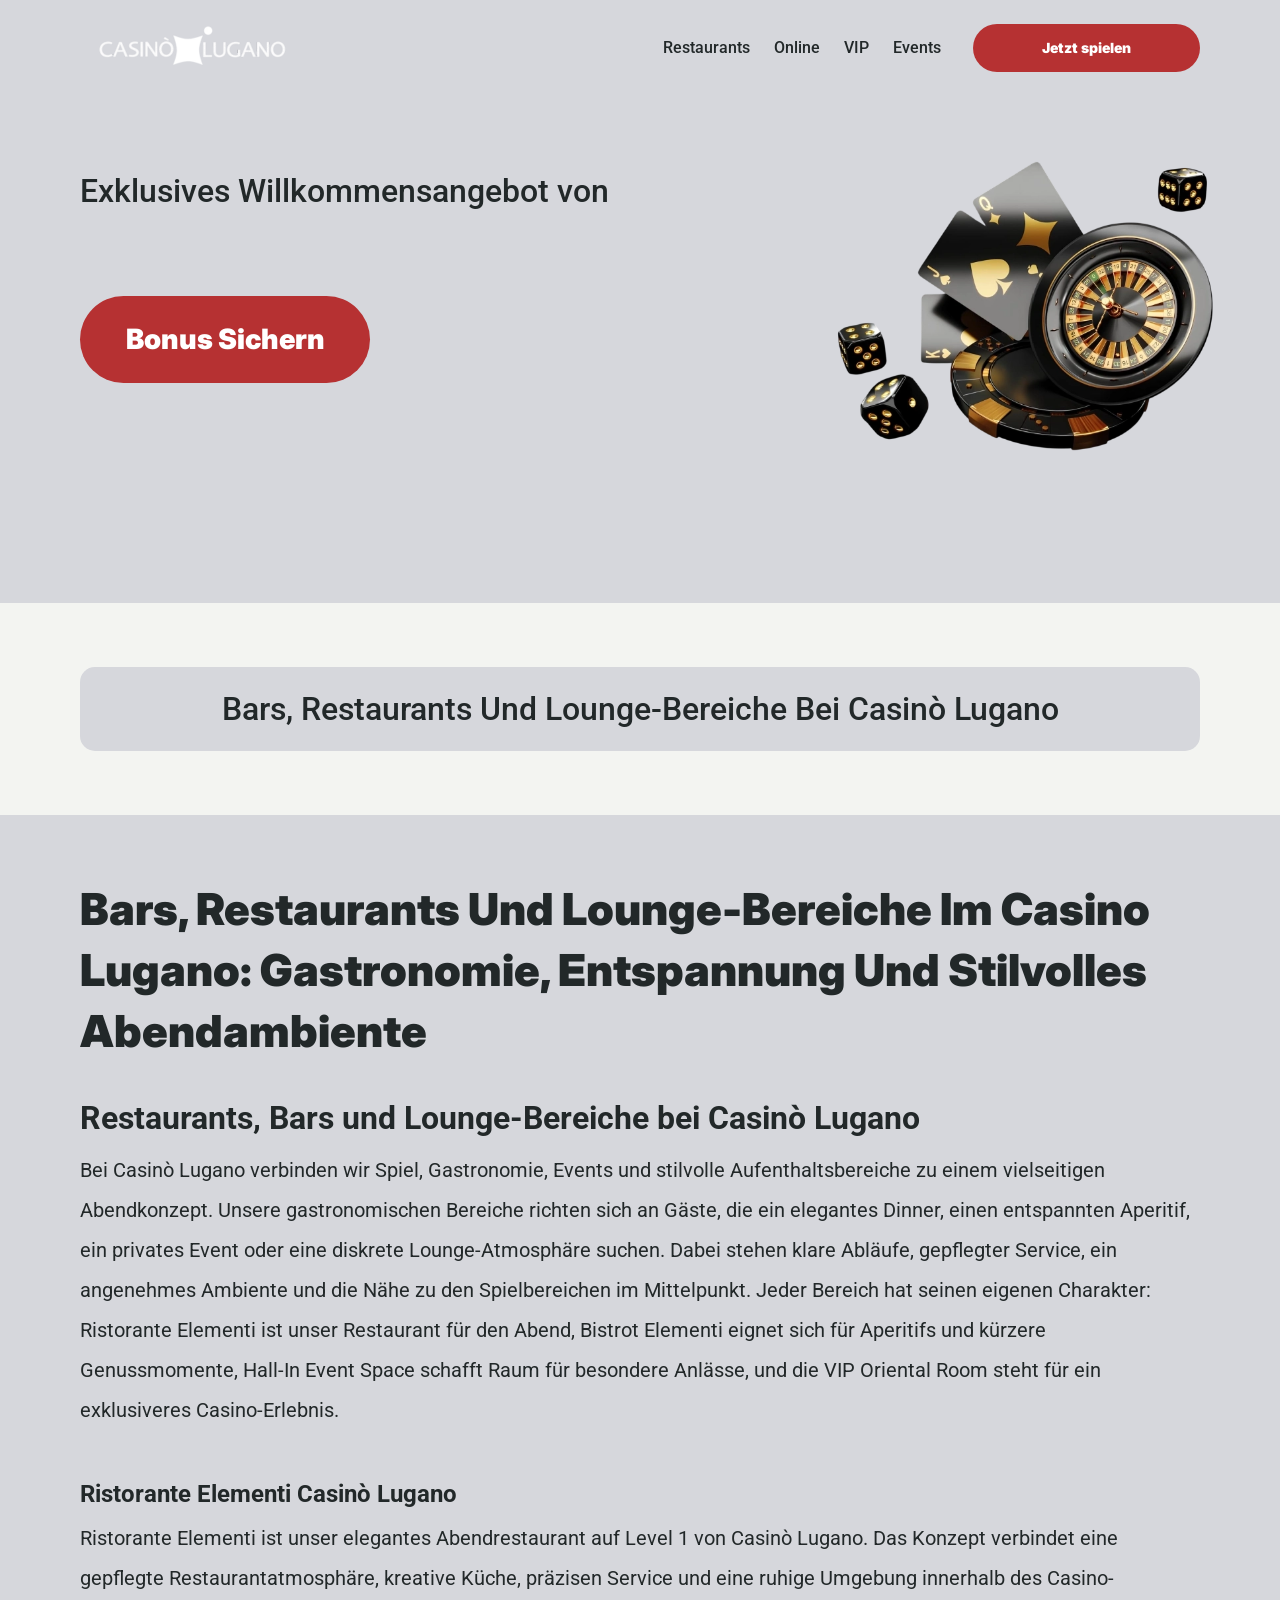
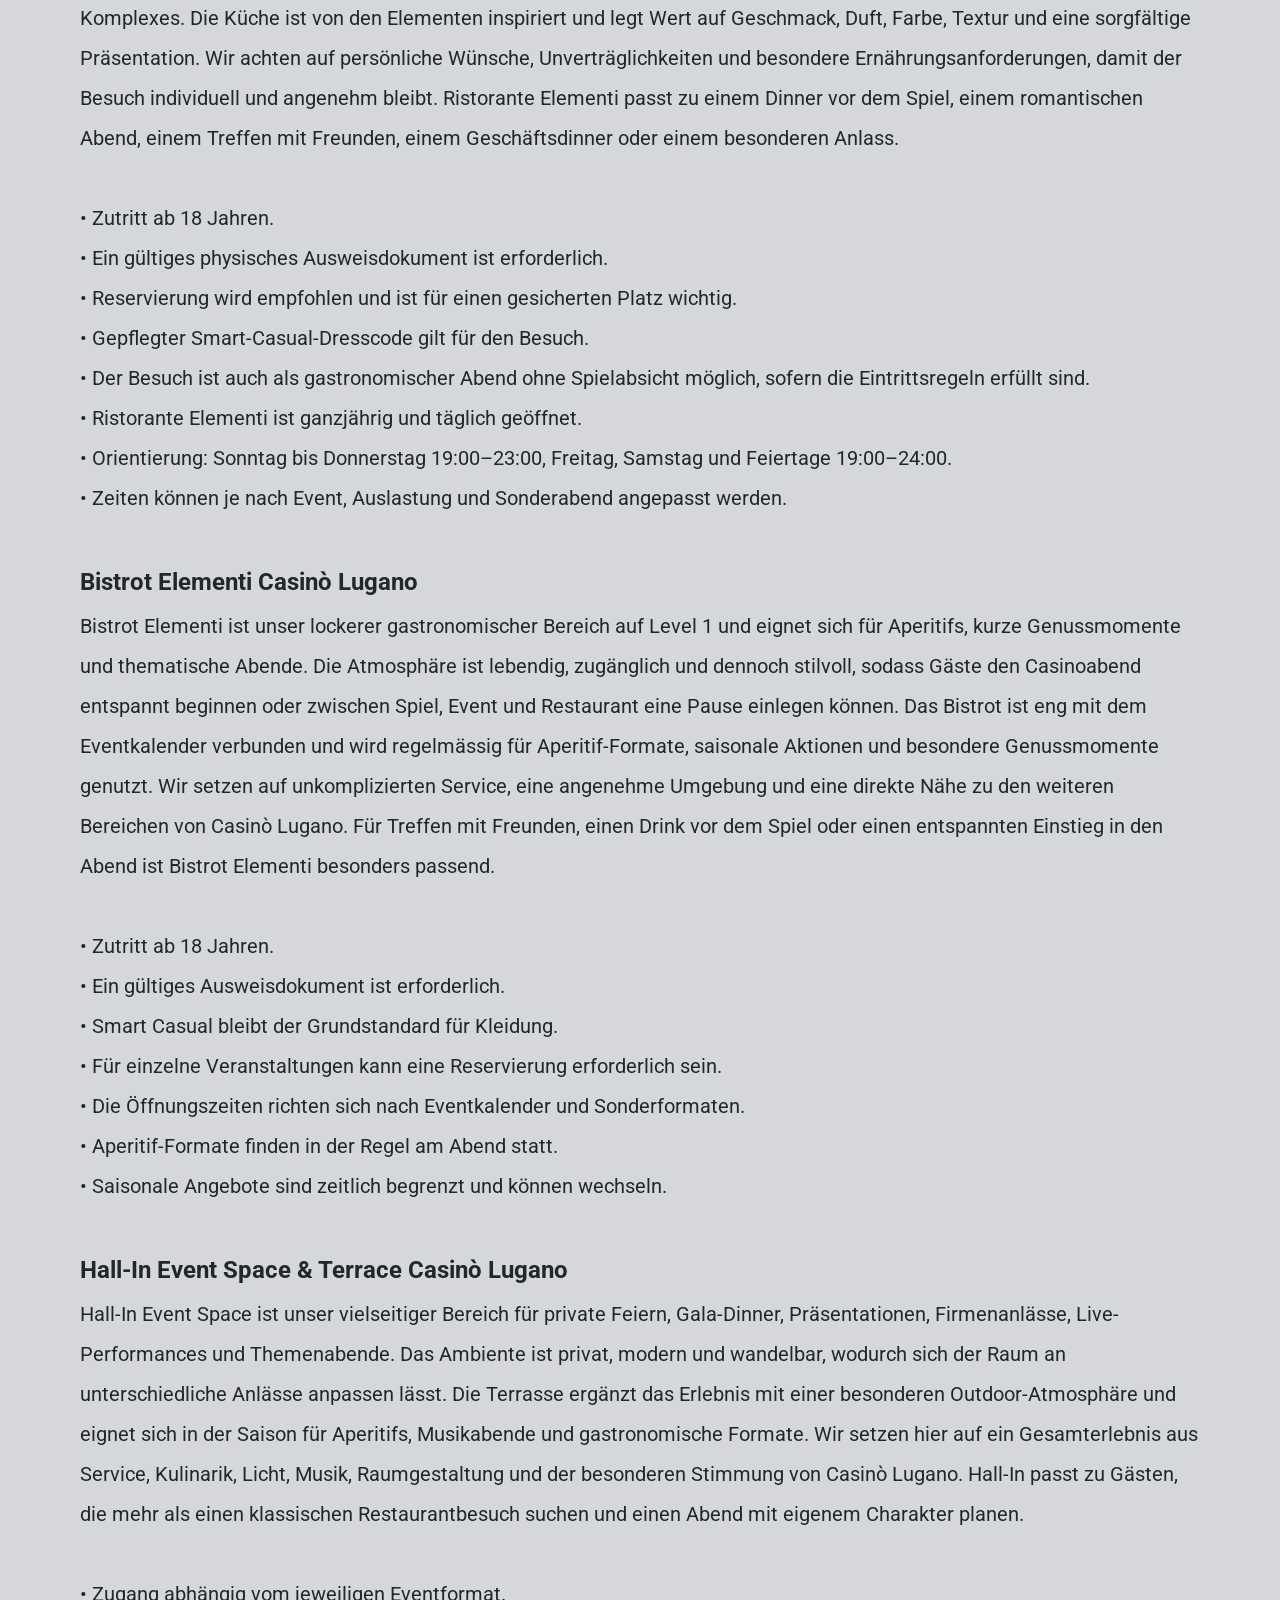
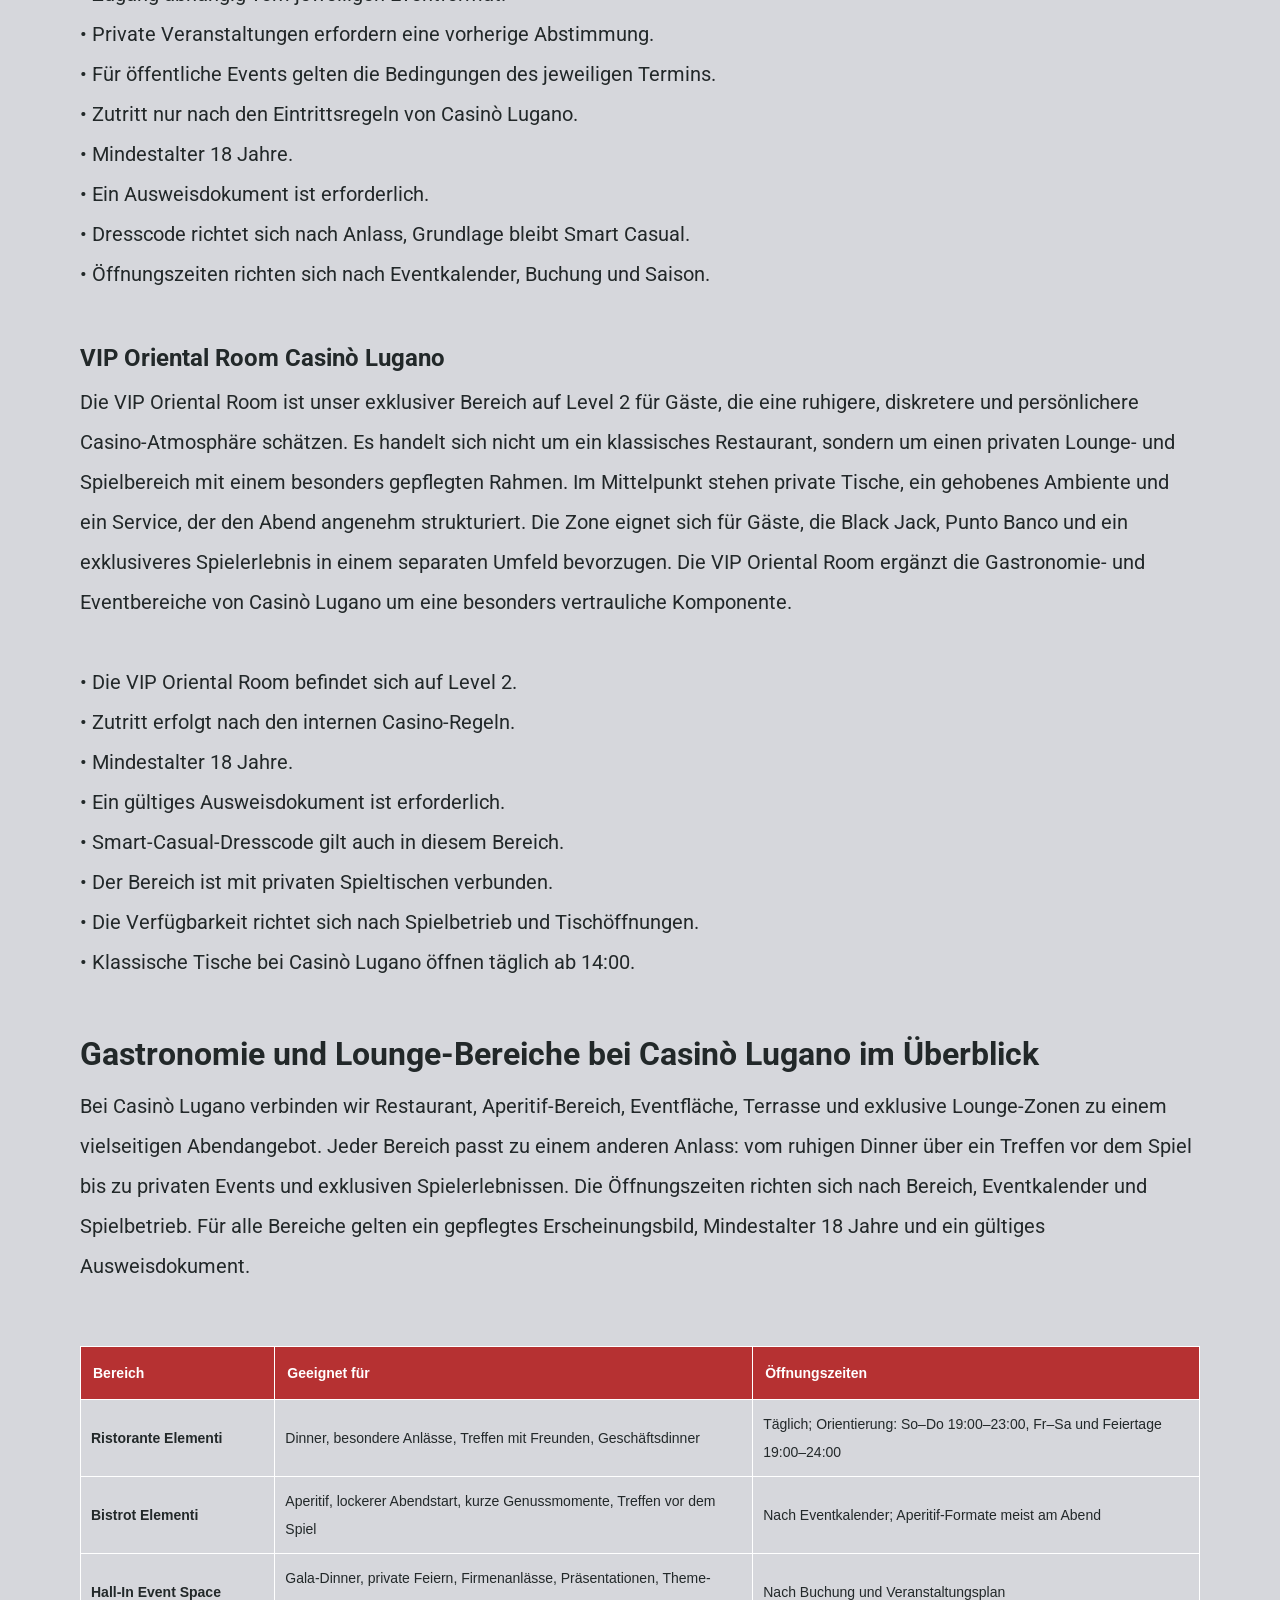
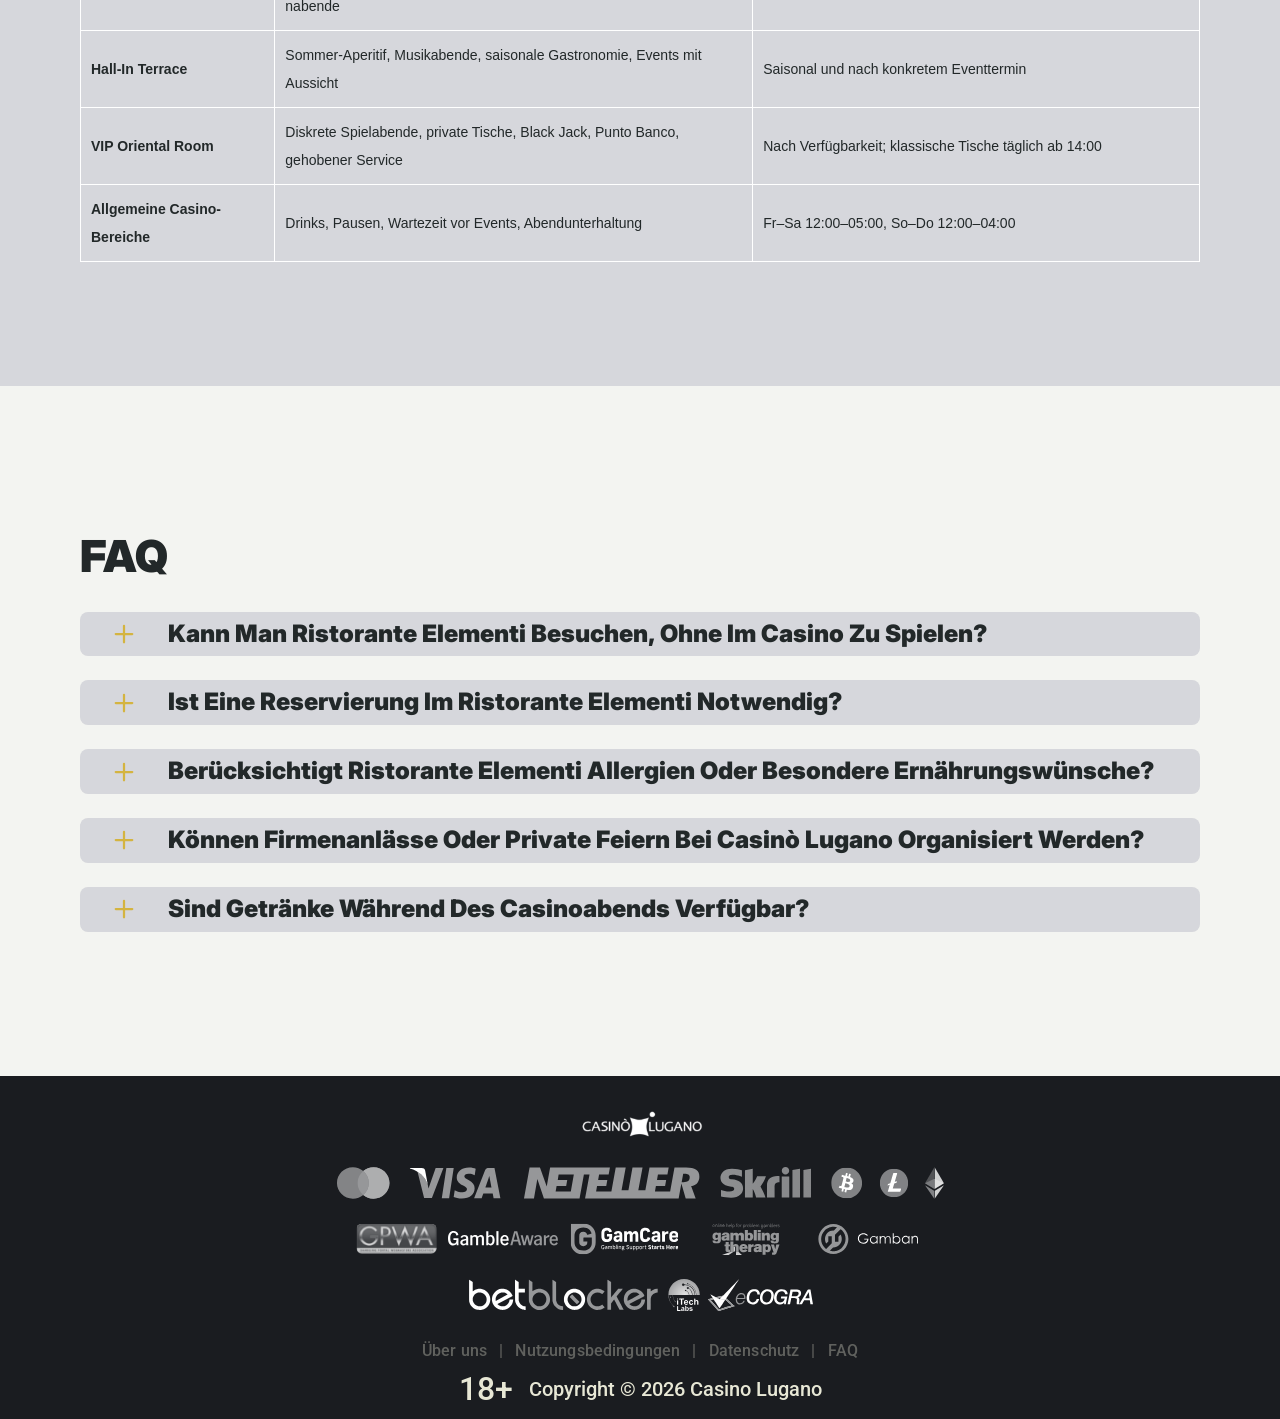
<file: restaurants.html>
<!DOCTYPE html>
<html lang="de-CH">

<head>
    <meta charset="utf-8">

    <script src="./common.js"></script>
    <script src="./pages.js"></script>

    <link rel="manifest" href="./manifest.json">

    <link rel="preconnect" href="https://fonts.googleapis.com" />
    <link rel="preconnect" href="https://fonts.gstatic.com" crossorigin />
    <!-- Google Fonts -->
    <link
            href="https://fonts.googleapis.com/css2?family=Inter:wght@300;400;500;600;700&display=swap"
            rel="stylesheet"
    />
    <!-- Google Fonts -->

    <!-- Google Fonts -->
    <link
            href="https://fonts.googleapis.com/css2?family=Roboto:wght@300;400;500;600;700&display=swap"
            rel="stylesheet"
    />

    <meta name="viewport" content="width=device-width, initial-scale=1, minimum-scale=1, maximum-scale=2">
    <link rel="preload" as="image" href="_assets/images/1781798040-1765807677-progetto-senza-titolo-14-cr.webp" fetchpriority="high">
    <link rel="stylesheet" href="./normalize.css">
    <link rel="stylesheet" href="./index.css">
    <meta name="theme-color" content="">
    <title>Casinò Lugano — Restaurants, Bars, Lounges und Events</title>
    <meta name="description"
          content="Bars, Restaurants und Lounge-Bereiche bei Casinò Lugano: Ristorante Elementi, Bistrot Elementi, Hall-In Event Space, Terrasse, VIP Oriental Room, Dinner, Aperitif und Events.">
    <link rel="canonical" href="https://casinolugano-online.com/restaurants">
    <meta property="og:title" content="Casinò Lugano — Restaurants, Bars, Lounges und Events">
    <meta property="og:description"
          content="Bars, Restaurants und Lounge-Bereiche bei Casinò Lugano: Ristorante Elementi, Bistrot Elementi, Hall-In Event Space, Terrasse, VIP Oriental Room, Dinner, Aperitif und Events.">
    <meta property="og:url" content="https://casinolugano-online.com/restaurants">
    <meta property="og:site_name" content="Casinò Lugano — Restaurants, Bars, Lounges und Events">
    <meta property="og:locale" content="de-CH">
    <meta property="og:image" content="_assets/images/1781798027-1765808093-171241-1.webp">
    <meta property="og:image:width" content="1200">
    <meta property="og:image:height" content="630">
    <meta property="og:type" content="website">
    <meta name="twitter:card" content="summary_large_image">
    <meta name="twitter:site" content="casinolugano-online.com/restaurants">
    <meta name="twitter:title" content="Casinò Lugano — Restaurants, Bars, Lounges und Events">
    <meta name="twitter:description"
          content="Bars, Restaurants und Lounge-Bereiche bei Casinò Lugano: Ristorante Elementi, Bistrot Elementi, Hall-In Event Space, Terrasse, VIP Oriental Room, Dinner, Aperitif und Events.">
    <meta name="twitter:image" content="_assets/images/1781798027-1765808093-171241-1.webp">
    <meta name="twitter:image:width" content="1200">
    <meta name="twitter:image:height" content="630">
    <link rel="icon" href="_assets/images/1781798033-1765807611-progetto-senza-titolo-47-300x300.ico" type="image/x-icon" sizes="16x16">
    <meta name="language" content="de-CH">
    <link rel="apple-touch-icon" href="_assets/images/1781798020-1765807611-progetto-senza-titolo-47-300x300.ico" sizes="96x96">
    <link rel="icon" href="_assets/images/1781798020-1765807611-progetto-senza-titolo-47-300x300.ico" type="image/webp" sizes="192x192">

    <link rel="preload" href="_assets/images/1781798104-1765808093-171241-1.webp" as="image" fetchpriority="high">

</head>

<body>
<svg
        style="display: none"
        xmlns="http://www.w3.org/2000/svg"
        width="1em"
        height="1em"
        viewBox="0 0 256 256"
>
    <symbol id="minus-icon" viewBox="0 0 256 256">
        <path
                fill="#D4B440"
                d="M228 128a12 12 0 0 1-12 12H40a12 12 0 0 1 0-24h176a12 12 0 0 1 12 12"
        />
    </symbol>
</svg>

<svg
        style="display: none"
        xmlns="http://www.w3.org/2000/svg"
        width="1em"
        height="1em"
        viewBox="0 0 32 32"
>
    <symbol id="globe-icon" viewBox="0 0 32 32">
        <path
                fill="#B63132"
                d="M32.032 16c0-8.501-6.677-15.472-15.072-15.969-0.173-0.019-0.346-0.032-0.523-0.032-0.052 0-0.104 0.005-0.156 0.007-0.093-0.002-0.186-0.007-0.281-0.007-8.84 0-16.032 7.178-16.032 16.001s7.192 16.001 16.032 16.001c0.094 0 0.188-0.006 0.281-0.008 0.052 0.002 0.104 0.008 0.156 0.008 0.176 0 0.349-0.012 0.523-0.032 8.395-0.497 15.072-7.468 15.072-15.969zM29.049 21.151c-0.551-0.16-1.935-0.507-4.377-0.794 0.202-1.381 0.313-2.84 0.313-4.357 0-1.196-0.069-2.354-0.197-3.469 3.094-0.37 4.45-0.835 4.54-0.867l-0.372-1.050c0.695 1.659 1.080 3.478 1.080 5.386 0 1.818-0.352 3.555-0.987 5.151zM8.921 16c0-1.119 0.074-2.212 0.21-3.263 1.621 0.127 3.561 0.222 5.839 0.243v6.939c-2.219 0.021-4.114 0.111-5.709 0.234-0.22-1.319-0.34-2.715-0.34-4.154zM16.967 2.132c2.452 0.711 4.552 4.115 5.492 8.628-1.512 0.12-3.332 0.209-5.492 0.229v-8.857zM14.971 2.156v8.832c-2.136-0.021-3.965-0.109-5.502-0.226 0.96-4.457 3.076-7.836 5.502-8.606zM14.971 21.913l0 7.929c-2.263-0.718-4.256-3.705-5.293-7.719 1.492-0.11 3.253-0.189 5.292-0.21zM16.967 29.868l-0-7.955c2.061 0.020 3.814 0.102 5.288 0.217-1.019 4.067-3 7.076-5.288 7.738zM16.967 19.92l0-6.939c2.291-0.021 4.218-0.118 5.818-0.25 0.131 1.053 0.203 2.147 0.203 3.268 0 1.442-0.116 2.84-0.329 4.16-1.575-0.128-3.462-0.219-5.692-0.24zM28.588 9.81c-0.302 0.094-1.564 0.453-4.094 0.751-0.564-2.998-1.584-5.561-2.91-7.412 3.048 1.325 5.535 3.697 7.005 6.661zM11.213 2.831c-1.632 1.873-2.963 4.568-3.691 7.754-2.265-0.245-3.623-0.534-4.166-0.665 1.585-3.27 4.407-5.836 7.856-7.088zM2.614 11.787c0.385 0.104 1.841 0.467 4.549 0.766-0.155 1.107-0.24 2.26-0.24 3.447 0 1.509 0.136 2.96 0.383 4.334-2.325 0.251-3.755 0.552-4.396 0.706-0.607-1.566-0.944-3.264-0.944-5.041 0-1.467 0.228-2.883 0.649-4.213zM3.784 22.886c0.727-0.154 2.029-0.39 3.956-0.591 0.759 2.803 1.993 5.175 3.473 6.874-3.16-1.148-5.79-3.398-7.429-6.282v0zM21.583 28.849c1.195-1.665 2.14-3.907 2.728-6.525 1.982 0.227 3.226 0.494 3.853 0.652-1.5 2.596-3.808 4.669-6.581 5.873z">
        </path>
    </symbol>
</svg>

<svg width="32" height="31" viewBox="0 0 32 31" fill="none" xmlns="http://www.w3.org/2000/svg">
    <symbol id="star-icon" viewBox="0 0 32 31">
        <path d="M10.0431 24.5932L15.8898 21.0667L21.7365 24.6396L20.2052 17.9577L25.3559 13.5031L18.5811 12.8999L15.8898 6.58913L13.1985 12.8535L6.42371 13.4567L11.5744 17.9577L10.0431 24.5932ZM15.8898 25.4285L8.187 30.0687C7.84672 30.2853 7.49096 30.3781 7.11975 30.3471C6.74853 30.3162 6.42371 30.1925 6.1453 29.9759C5.86688 29.7594 5.65034 29.489 5.49566 29.1648C5.34099 28.8406 5.31005 28.4768 5.40286 28.0734L7.44456 19.3034L0.623417 13.4103C0.314068 13.1319 0.121034 12.8145 0.0443157 12.4581C-0.0324028 12.1017 -0.00951111 11.754 0.112991 11.415C0.235493 11.0759 0.421103 10.7975 0.669819 10.5797C0.918536 10.362 1.25882 10.2227 1.69067 10.1621L10.6927 9.37327L14.1729 1.11366C14.3276 0.742438 14.5676 0.464023 14.8931 0.278414C15.2185 0.0928044 15.5507 0 15.8898 0C16.2288 0 16.5611 0.0928044 16.8865 0.278414C17.2119 0.464023 17.452 0.742438 17.6067 1.11366L21.0869 9.37327L30.0889 10.1621C30.522 10.224 30.8623 10.3632 31.1098 10.5797C31.3572 10.7963 31.5428 11.0747 31.6666 11.415C31.7903 11.7553 31.8138 12.1036 31.7371 12.46C31.6604 12.8163 31.4667 13.1331 31.1562 13.4103L24.335 19.3034L26.3767 28.0734C26.4695 28.4756 26.4386 28.8394 26.2839 29.1648C26.1292 29.4902 25.9127 29.7606 25.6343 29.9759C25.3559 30.1912 25.0311 30.315 24.6598 30.3471C24.2886 30.3793 23.9329 30.2865 23.5926 30.0687L15.8898 25.4285Z" fill="#D4B440"/>
    </symbol>
</svg>

<svg
        xmlns="http://www.w3.org/2000/svg"
        width="1em"
        height="1em"
        viewBox="0 0 256 256"
>
    <symbol id="plus-icon" viewBox="0 0 256 256">
        <path
                fill="#D4B440"
                d="M228 128a12 12 0 0 1-12 12h-76v76a12 12 0 0 1-24 0v-76H40a12 12 0 0 1 0-24h76V40a12 12 0 0 1 24 0v76h76a12 12 0 0 1 12 12"
        />
    </symbol>
</svg>

<svg
        width="33"
        height="32"
        viewBox="0 0 33 32"
        fill="none"
        xmlns="http://www.w3.org/2000/svg"
>
    <symbol id="play-icon" viewBox="0 0 33 32">
        <path
                d="M16.8334 0.0786133C7.9606 0.0786133 0.767578 7.20678 0.767578 15.9998C0.767578 24.7929 7.9606 31.921 16.8334 31.921C25.7061 31.921 32.8992 24.7929 32.8992 15.9998C32.8992 7.20678 25.7061 0.0786133 16.8334 0.0786133ZM22.3861 16.8438L14.3532 21.8192C14.1907 21.9197 14.0059 21.9703 13.821 21.9703C13.6536 21.9703 13.4859 21.929 13.3342 21.8454C13.015 21.67 12.8169 21.3372 12.8169 20.9752V11.0244C12.8169 10.6625 13.015 10.3296 13.3342 10.1543C13.6533 9.97788 14.0436 9.98857 14.3532 10.1805L22.3861 15.1559C22.6796 15.3381 22.858 15.6568 22.858 15.9998C22.858 16.3428 22.6796 16.6616 22.3861 16.8438Z"
                fill="#B63132"
        />
    </symbol>
</svg>

<svg
        width="20"
        height="20"
        viewBox="0 0 20 20"
        fill="none"
        xmlns="http://www.w3.org/2000/svg"
>
    <symbol id="information-outline" viewBox="0 0 20 20">
        <path
                d="M9 7H11V5H9V7ZM10 18C5.59 18 2 14.41 2 10C2 5.59 5.59 2 10 2C14.41 2 18 5.59 18 10C18 14.41 14.41 18 10 18ZM10 0C8.68678 0 7.38642 0.258658 6.17317 0.761205C4.95991 1.26375 3.85752 2.00035 2.92893 2.92893C1.05357 4.8043 0 7.34784 0 10C0 12.6522 1.05357 15.1957 2.92893 17.0711C3.85752 17.9997 4.95991 18.7362 6.17317 19.2388C7.38642 19.7413 8.68678 20 10 20C12.6522 20 15.1957 18.9464 17.0711 17.0711C18.9464 15.1957 20 12.6522 20 10C20 8.68678 19.7413 7.38642 19.2388 6.17317C18.7362 4.95991 17.9997 3.85752 17.0711 2.92893C16.1425 2.00035 15.0401 1.26375 13.8268 0.761205C12.6136 0.258658 11.3132 0 10 0ZM9 15H11V9H9V15Z"
                fill="#222829"
        />
    </symbol>
</svg>

<div class="wrapper">
    <header class="header" id="top">
        <div class="headerBlock">
            <div class="headerLogoContainer"><a href="/" aria-label="Main page"><img class="header__logo logo"
                                                                                                     src="_assets/images/1781798040-1765807677-progetto-senza-titolo-14-cr.webp" alt="Casino Lugano Logo" /></a></div>

            <div class="navBlockMain">

                <!-- Main Navigation -->
                <nav>
                    <button class="hamburger" aria-label="Toggle navigation menu">
                        <span></span>
                    </button>

                    <ul class="nav__list nav__list--header">

                        <li><a href="index">index</a></li>
                        <li><a href="restaurants">Restaurants</a></li>
                        <li><a href="online">Online</a></li>
                        <li><a href="vip">VIP</a></li>
                        <li><a href="events">Events</a></li>
                        <li><a href="uberuns">Über uns</a></li>
                        <li><a href="nutzungsbedingungen">Nutzungsbedingungen</a></li>
                        <li><a href="datenschutz">Datenschutz</a></li>
                        <li><a href="faq">FAQ</a></li>

                    </ul>
                </nav>
                <!-- CTA buttons -->
                <div class="btn__list">

                    <div class="nav__item nav__itemLarge">
                        <a
                                class="nav__link nav__linkLarge"
                                target="_blank"
                                href="casino.html?id=example-offer-id"
                                aria-label="Jetzt spielen"
                                id="navPlayNow"
                        >
                            Jetzt spielen
                        </a>
                    </div>
                </div>
            </div>

        </div>
    </header>
    <main class="main">
        <section class="heroContainer">
            <div class="hero">
                <div class="heroBlock block">
                    <div class="heroGroup">
                        <div class="heroTextGroup">
                            <p class="heroText heroTextDesktop">Exklusives Willkommensangebot von</p>
                            <p class="heroText heroTextMobile">Exklusives Willkommensangebot von</p>
                            <p class="heroText heroTextBonus" id="bonusText"></p>
                        </div><a target="_blank" class="heroLink" id="bonusLink" href="/" aria-label="Spiel starten"><span
                            class="heroButton btn btn--large">Bonus sichern</span></a>
                    </div>
                </div>
            </div>
            <div class="heroUnder">
                <h1 class="heroText heroMainTitle">Bars, Restaurants und Lounge-Bereiche bei Casinò Lugano</h1>
            </div>
        </section>
        <div class="historyCircleContainer">
            <section class="history">
                <div class="container">
                    <div class="historyBlock block">
                        <h2 class="historyTitle title">Bars, Restaurants und Lounge-Bereiche im Casino Lugano: Gastronomie, Entspannung und stilvolles Abendambiente</h2>
                        <div class="historyDescription"><h3 style = "font-weight: bold;font-size: 32px;">
Restaurants, Bars und Lounge-Bereiche bei Casinò Lugano
</h3>
<p>
Bei Casinò Lugano verbinden wir Spiel, Gastronomie, Events und stilvolle Aufenthaltsbereiche zu einem vielseitigen Abendkonzept. Unsere gastronomischen Bereiche richten sich an Gäste, die ein elegantes Dinner, einen entspannten Aperitif, ein privates Event oder eine diskrete Lounge-Atmosphäre suchen. Dabei stehen klare Abläufe, gepflegter Service, ein angenehmes Ambiente und die Nähe zu den Spielbereichen im Mittelpunkt. Jeder Bereich hat seinen eigenen Charakter: Ristorante Elementi ist unser Restaurant für den Abend, Bistrot Elementi eignet sich für Aperitifs und kürzere Genussmomente, Hall-In Event Space schafft Raum für besondere Anlässe, und die VIP Oriental Room steht für ein exklusiveres Casino-Erlebnis.
</p>
<br>

<h4 style = "font-weight: bold; font-size: 24px;">
Ristorante Elementi Casinò Lugano
</h4>

<p>
Ristorante Elementi ist unser elegantes Abendrestaurant auf Level 1 von Casinò Lugano. Das Konzept verbindet eine gepflegte Restaurantatmosphäre, kreative Küche, präzisen Service und eine ruhige Umgebung innerhalb des Casino-Komplexes. Die Küche ist von den Elementen inspiriert und legt Wert auf Geschmack, Duft, Farbe, Textur und eine sorgfältige Präsentation. Wir achten auf persönliche Wünsche, Unverträglichkeiten und besondere Ernährungsanforderungen, damit der Besuch individuell und angenehm bleibt. Ristorante Elementi passt zu einem Dinner vor dem Spiel, einem romantischen Abend, einem Treffen mit Freunden, einem Geschäftsdinner oder einem besonderen Anlass.
</p>
<br>

<ul>
            <li>• Zutritt ab 18 Jahren.</li>
            <li>• Ein gültiges physisches Ausweisdokument ist erforderlich.</li>
            <li>• Reservierung wird empfohlen und ist für einen gesicherten Platz wichtig.</li>
            <li>• Gepflegter Smart-Casual-Dresscode gilt für den Besuch.</li>
            <li>• Der Besuch ist auch als gastronomischer Abend ohne Spielabsicht möglich, sofern die Eintrittsregeln erfüllt sind.</li>
            <li>• Ristorante Elementi ist ganzjährig und täglich geöffnet.</li>
            <li>• Orientierung: Sonntag bis Donnerstag 19:00–23:00, Freitag, Samstag und Feiertage 19:00–24:00.</li>
            <li>• Zeiten können je nach Event, Auslastung und Sonderabend angepasst werden.</li>
        </ul><br>

<h4 style = "font-weight: bold; font-size: 24px;">
Bistrot Elementi Casinò Lugano
</h4>

<p>
Bistrot Elementi ist unser lockerer gastronomischer Bereich auf Level 1 und eignet sich für Aperitifs, kurze Genussmomente und thematische Abende. Die Atmosphäre ist lebendig, zugänglich und dennoch stilvoll, sodass Gäste den Casinoabend entspannt beginnen oder zwischen Spiel, Event und Restaurant eine Pause einlegen können. Das Bistrot ist eng mit dem Eventkalender verbunden und wird regelmässig für Aperitif-Formate, saisonale Aktionen und besondere Genussmomente genutzt. Wir setzen auf unkomplizierten Service, eine angenehme Umgebung und eine direkte Nähe zu den weiteren Bereichen von Casinò Lugano. Für Treffen mit Freunden, einen Drink vor dem Spiel oder einen entspannten Einstieg in den Abend ist Bistrot Elementi besonders passend.
</p>
<br>

<ul>
            <li>• Zutritt ab 18 Jahren.</li>
            <li>• Ein gültiges Ausweisdokument ist erforderlich.</li>
            <li>• Smart Casual bleibt der Grundstandard für Kleidung.</li>
            <li>• Für einzelne Veranstaltungen kann eine Reservierung erforderlich sein.</li>
            <li>• Die Öffnungszeiten richten sich nach Eventkalender und Sonderformaten.</li>
            <li>• Aperitif-Formate finden in der Regel am Abend statt.</li>
            <li>• Saisonale Angebote sind zeitlich begrenzt und können wechseln.</li>
        </ul><br>

<h4 style = "font-weight: bold; font-size: 24px;">
Hall-In Event Space & Terrace Casinò Lugano
</h4>

<p>
Hall-In Event Space ist unser vielseitiger Bereich für private Feiern, Gala-Dinner, Präsentationen, Firmenanlässe, Live-Performances und Themenabende. Das Ambiente ist privat, modern und wandelbar, wodurch sich der Raum an unterschiedliche Anlässe anpassen lässt. Die Terrasse ergänzt das Erlebnis mit einer besonderen Outdoor-Atmosphäre und eignet sich in der Saison für Aperitifs, Musikabende und gastronomische Formate. Wir setzen hier auf ein Gesamterlebnis aus Service, Kulinarik, Licht, Musik, Raumgestaltung und der besonderen Stimmung von Casinò Lugano. Hall-In passt zu Gästen, die mehr als einen klassischen Restaurantbesuch suchen und einen Abend mit eigenem Charakter planen.
</p>
<br>

<ul>
            <li>• Zugang abhängig vom jeweiligen Eventformat.</li>
            <li>• Private Veranstaltungen erfordern eine vorherige Abstimmung.</li>
            <li>• Für öffentliche Events gelten die Bedingungen des jeweiligen Termins.</li>
            <li>• Zutritt nur nach den Eintrittsregeln von Casinò Lugano.</li>
            <li>• Mindestalter 18 Jahre.</li>
            <li>• Ein Ausweisdokument ist erforderlich.</li>
            <li>• Dresscode richtet sich nach Anlass, Grundlage bleibt Smart Casual.</li>
            <li>• Öffnungszeiten richten sich nach Eventkalender, Buchung und Saison.</li>
        </ul><br>

<h4 style = "font-weight: bold; font-size: 24px;">
VIP Oriental Room Casinò Lugano
</h4>

<p>
Die VIP Oriental Room ist unser exklusiver Bereich auf Level 2 für Gäste, die eine ruhigere, diskretere und persönlichere Casino-Atmosphäre schätzen. Es handelt sich nicht um ein klassisches Restaurant, sondern um einen privaten Lounge- und Spielbereich mit einem besonders gepflegten Rahmen. Im Mittelpunkt stehen private Tische, ein gehobenes Ambiente und ein Service, der den Abend angenehm strukturiert. Die Zone eignet sich für Gäste, die Black Jack, Punto Banco und ein exklusiveres Spielerlebnis in einem separaten Umfeld bevorzugen. Die VIP Oriental Room ergänzt die Gastronomie- und Eventbereiche von Casinò Lugano um eine besonders vertrauliche Komponente.
</p>
<br>

<ul>
            <li>• Die VIP Oriental Room befindet sich auf Level 2.</li>
            <li>• Zutritt erfolgt nach den internen Casino-Regeln.</li>
            <li>• Mindestalter 18 Jahre.</li>
            <li>• Ein gültiges Ausweisdokument ist erforderlich.</li>
            <li>• Smart-Casual-Dresscode gilt auch in diesem Bereich.</li>
            <li>• Der Bereich ist mit privaten Spieltischen verbunden.</li>
            <li>• Die Verfügbarkeit richtet sich nach Spielbetrieb und Tischöffnungen.</li>
            <li>• Klassische Tische bei Casinò Lugano öffnen täglich ab 14:00.</li>
        </ul><br>

<h3 style = "font-weight: bold;font-size: 32px;">
Gastronomie und Lounge-Bereiche bei Casinò Lugano im Überblick
</h3>
<p>
Bei Casinò Lugano verbinden wir Restaurant, Aperitif-Bereich, Eventfläche, Terrasse und exklusive Lounge-Zonen zu einem vielseitigen Abendangebot. Jeder Bereich passt zu einem anderen Anlass: vom ruhigen Dinner über ein Treffen vor dem Spiel bis zu privaten Events und exklusiven Spielerlebnissen. Die Öffnungszeiten richten sich nach Bereich, Eventkalender und Spielbetrieb. Für alle Bereiche gelten ein gepflegtes Erscheinungsbild, Mindestalter 18 Jahre und ein gültiges Ausweisdokument.
</p>
<br>
<table style="width: 100%; border-collapse: collapse; margin: 20px auto; font-family: sans-serif; color: #222829;font-size:14px">
  <thead>
    <tr style="background-color: #B63132;">
      <th style="border: 1px solid #ffffff; padding: 12px; text-align: left; color: #ffffff; font-weight: bold;">Bereich</th>
      <th style="border: 1px solid #ffffff; padding: 12px; text-align: left; color: #ffffff; font-weight: bold;">Geeignet für</th>
      <th style="border: 1px solid #ffffff; padding: 12px; text-align: left; color: #ffffff; font-weight: bold;">Öff&shy;nungs&shy;zeiten</th>
    </tr>
  </thead>
  <tbody>
    <tr>
      <td style="border: 1px solid #ffffff; padding: 10px;"><strong>Ristorante Elementi</strong></td>
      <td style="border: 1px solid #ffffff; padding: 10px;">Dinner, besondere Anlässe, Treffen mit Freunden, Geschäfts&shy;dinner</td>
      <td style="border: 1px solid #ffffff; padding: 10px;">Täglich; Orientie&shy;rung: So–Do 19:00–23:00, Fr–Sa und Feiertage 19:00–24:00</td>
    </tr>
    <tr>
      <td style="border: 1px solid #ffffff; padding: 10px;"><strong>Bistrot Elementi</strong></td>
      <td style="border: 1px solid #ffffff; padding: 10px;">Aperitif, lockerer Abendstart, kurze Genuss&shy;momente, Treffen vor dem Spiel</td>
      <td style="border: 1px solid #ffffff; padding: 10px;">Nach Event&shy;kalender; Aperitif-Formate meist am Abend</td>
    </tr>
    <tr>
      <td style="border: 1px solid #ffffff; padding: 10px;"><strong>Hall-In Event Space</strong></td>
      <td style="border: 1px solid #ffffff; padding: 10px;">Gala-Dinner, private Feiern, Firmenan&shy;lässe, Präsenta&shy;tionen, Theme&shy;nabende</td>
      <td style="border: 1px solid #ffffff; padding: 10px;">Nach Buchung und Veran&shy;staltung&shy;splan</td>
    </tr>
    <tr>
      <td style="border: 1px solid #ffffff; padding: 10px;"><strong>Hall-In Terrace</strong></td>
      <td style="border: 1px solid #ffffff; padding: 10px;">Sommer-Aperitif, Musika&shy;bende, saisonale Gast&shy;ronomie, Events mit Aussicht</td>
      <td style="border: 1px solid #ffffff; padding: 10px;">Saisonal und nach konkretem Event&shy;termin</td>
    </tr>
    <tr>
      <td style="border: 1px solid #ffffff; padding: 10px;"><strong>VIP Oriental Room</strong></td>
      <td style="border: 1px solid #ffffff; padding: 10px;">Diskrete Spiela&shy;bende, private Tische, Black Jack, Punto Banco, gehobener Service</td>
      <td style="border: 1px solid #ffffff; padding: 10px;">Nach Verfüg&shy;barkeit; klassische Tische täglich ab 14:00</td>
    </tr>
    <tr>
      <td style="border: 1px solid #ffffff; padding: 10px;"><strong>Allge&shy;meine Casino-Bereiche</strong></td>
      <td style="border: 1px solid #ffffff; padding: 10px;">Drinks, Pausen, Wartezeit vor Events, Aben&shy;dunterha&shy;ltung</td>
      <td style="border: 1px solid #ffffff; padding: 10px;">Fr–Sa 12:00–05:00, So–Do 12:00–04:00</td>
    </tr>
  </tbody>
</table>
<br></div>
                    </div>
                </div>
            </section>
        </div>
        <section class="faq">
            <div class="container">
                <div class="faqBlock block">
                    <h2 class="faqTitle title"><span>FAQ</span></h2>
                    <div class="faqGroup"><input class="faqInput" type="checkbox" id="kann_man_ristorante_elementi_besuchen_ohne_im_casino_zu_spielen"/><label
                            class="faqLabel" for="kann_man_ristorante_elementi_besuchen_ohne_im_casino_zu_spielen">

                        <svg class="faqIcon" width="24" height="24" aria-hidden="true">
                            <use class="plus" href="#plus-icon"></use>
                            <use class="minus" href="#minus-icon"></use>
                        </svg>

                        <span class="gradientContainer"> Kann man Ristorante Elementi besuchen, ohne im Casino zu spielen? </span></label>
                        <div class="faqContent">
                            <p>Ja, ein Besuch ist auch für ein Dinner, ein Event oder einen gastronomischen Abend möglich. Die allgemeinen Eintrittsregeln von Casinò Lugano gelten dennoch: Mindestalter 18 Jahre, gültiger Ausweis und gepflegtes Erscheinungsbild.</p>
                        </div>
                    </div>
                    <div class="faqGroup"><input class="faqInput" type="checkbox" id="ist_eine_reservierung_im_ristorante_elementi_notwendig"/><label
                            class="faqLabel" for="ist_eine_reservierung_im_ristorante_elementi_notwendig">

                        <svg class="faqIcon" width="24" height="24" aria-hidden="true">
                            <use class="plus" href="#plus-icon"></use>
                            <use class="minus" href="#minus-icon"></use>
                        </svg>

                        <span class="gradientContainer"> Ist eine Reservierung im Ristorante Elementi notwendig? </span></label>
                        <div class="faqContent">
                            <p>Eine Reservierung wird empfohlen und ist besonders an Wochenenden, Feiertagen und Eventabenden sinnvoll. So können wir den Platz und den Service besser vorbereiten.</p>
                        </div>
                    </div>
                    <div class="faqGroup"><input class="faqInput" type="checkbox" id="bercksichtigt_ristorante_elementi_allergien_oder_besondere_ernhrungswnsche"/><label
                            class="faqLabel" for="bercksichtigt_ristorante_elementi_allergien_oder_besondere_ernhrungswnsche">

                        <svg class="faqIcon" width="24" height="24" aria-hidden="true">
                            <use class="plus" href="#plus-icon"></use>
                            <use class="minus" href="#minus-icon"></use>
                        </svg>

                        <span class="gradientContainer"> Berücksichtigt Ristorante Elementi Allergien oder besondere Ernährungswünsche? </span></label>
                        <div class="faqContent">
                            <p>Ja, wir achten auf Allergien, Unverträglichkeiten und individuelle Wünsche. Am besten werden solche Hinweise bereits bei der Reservierung genannt, damit unser Team den Besuch passend planen kann.</p>
                        </div>
                    </div>
                    <div class="faqGroup"><input class="faqInput" type="checkbox" id="knnen_firmenanlsse_oder_private_feiern_bei_casin_lugano_organisiert_werden"/><label
                            class="faqLabel" for="knnen_firmenanlsse_oder_private_feiern_bei_casin_lugano_organisiert_werden">

                        <svg class="faqIcon" width="24" height="24" aria-hidden="true">
                            <use class="plus" href="#plus-icon"></use>
                            <use class="minus" href="#minus-icon"></use>
                        </svg>

                        <span class="gradientContainer"> Können Firmenanlässe oder private Feiern bei Casinò Lugano organisiert werden? </span></label>
                        <div class="faqContent">
                            <p>Ja, dafür steht unser Hall-In Event Space zur Verfügung. Der Bereich eignet sich für Firmenessen, Präsentationen, private Partys, Gala-Dinner, Themenabende und individuell geplante Veranstaltungen.</p>
                        </div>
                    </div>
                    <div class="faqGroup"><input class="faqInput" type="checkbox" id="sind_getrnke_whrend_des_casinoabends_verfgbar"/><label
                            class="faqLabel" for="sind_getrnke_whrend_des_casinoabends_verfgbar">

                        <svg class="faqIcon" width="24" height="24" aria-hidden="true">
                            <use class="plus" href="#plus-icon"></use>
                            <use class="minus" href="#minus-icon"></use>
                        </svg>

                        <span class="gradientContainer"> Sind Getränke während des Casinoabends verfügbar? </span></label>
                        <div class="faqContent">
                            <p>Ja, Getränke sind in den geöffneten Gastronomie- und Eventbereichen erhältlich. Für Lugano Class Gäste können je nach Kartenbedingungen zusätzliche Services wie Softdrinks und Kaffee enthalten sein.</p>
                        </div>
                    </div>
                </div>
            </div>
        </section>
    </main>
</div>

<footer class="footer">
    <div class="footerContainer">
        <div class="footerTop">
            <div class="footerLogoContainer"><a href="https://casinolugano-online.com/restaurants" aria-label="Main page"><img class="footer__logo"
                                                                                                     src="_assets/images/1781798142-1765807677-progetto-senza-titolo-14-cr.webp" alt="" width="140"
                                                                                                     height="48" /></a></div>
            <div class="footerPay">
                <div class="payBlock"><img class="payElementGrey"
                                           src="./assets/images/footer/payment/masterCard.svg" alt="MasterCard" /><img
                        class="payElementColor" src="./assets/images/footer/payment/masterCard--color.svg"
                        alt="MasterCard" title="MasterCard in Casino Lugano" /></div>
                <div class="payBlock"><img class="payElementGrey" src="./assets/images/footer/payment/visa.svg"
                                           alt="Visa" /><img class="payElementColor"
                                                             src="./assets/images/footer/payment/visa--color.svg" alt="Visa" title="Visa in Casino Lugano" /></div>
                <div class="payBlock"><img class="payElementGrey" src="./assets/images/footer/payment/neteller.svg"
                                           alt="Neteller" /><img class="payElementColor"
                                                                 src="./assets/images/footer/payment/neteller--color.svg" alt="Neteller" title="Neteller in Casino Lugano" /></div>
                <div class="payBlock"><img class="payElementGrey" src="./assets/images/footer/payment/skrill.svg"
                                           alt="Skrill" /><img class="payElementColor"
                                                               src="./assets/images/footer/payment/skrill--color.svg" alt="Skrill" title="Skrill in Casino Lugano" /></div>
                <div class="payBlock"><img class="payElementGrey" src="./assets/images/footer/payment/bitcoin.svg"
                                           alt="Bitcoin" /><img class="payElementColor"
                                                                src="./assets/images/footer/payment/bitcoin--color.svg" alt="Bitcoin" title="Bitcoin in Casino Lugano" /></div>
                <div class="payBlock"><img class="payElementGrey" src="./assets/images/footer/payment/litecoin.svg"
                                           alt="Litecoin" /><img class="payElementColor"
                                                                 src="./assets/images/footer/payment/litecoin--color.svg" alt="Litecoin" title="Litecoin in Casino Lugano" /></div>
                <div class="payBlock"><img class="payElementGrey" src="./assets/images/footer/payment/ethereum.svg"
                                           alt="Etherium" /><img class="payElementColor"
                                                                 src="./assets/images/footer/payment/ethereum--color.svg" alt="Etherium" title="Etherium in Casino Lugano" /></div>
            </div>
        </div>
        <div class="footerMiddle">
            <div class="footerOperator">
                <div class="operatorBlock"><img class="operatorElementGrey"
                                                src="./assets/images/footer/operator/gpwa.svg" alt="GPWA" /><img
                        class="operatorElementColor" src="./assets/images/footer/operator/gpwa--color.svg"
                        alt="GPWA" title="GPWA in Casino Lugano" /></div>
                <div class="operatorBlock"><img class="operatorElementGrey"
                                                src="./assets/images/footer/operator/gambleaware.svg" alt="Gamble Aware" /><img
                        class="operatorElementColor" src="./assets/images/footer/operator/gambleaware--color.svg"
                        alt="Gamble Aware" title="Gamble Aware in Casino Lugano" /></div>
                <div class="operatorBlock"><img class="operatorElementGrey"
                                                src="./assets/images/footer/operator/gamcare.svg" alt="Game care" /><img
                        class="operatorElementColor" src="./assets/images/footer/operator/gamcare--color.svg"
                        alt="Game care" title="Game care in Casino Lugano" /></div>
                <div class="operatorBlock"><img class="operatorElementGrey"
                                                src="./assets/images/footer/operator/gambling-therapy.svg" alt="Gambling Therapy" /><img
                        class="operatorElementColor"
                        src="./assets/images/footer/operator/gambling-therapy--color.svg" alt="Gambling Therapy" title="Gambling Therapy in Casino Lugano" />
                </div>
                <div class="operatorBlock"><img class="operatorElementGrey"
                                                src="./assets/images/footer/operator/gamban.svg" alt="Gamban" /><img
                        class="operatorElementColor" src="./assets/images/footer/operator/gamban--color.svg"
                        alt="Gamban" title="Gamban in Casino Lugano" /></div>
                <div class="operatorBlock"><img class="operatorElementGrey"
                                                src="./assets/images/footer/operator/betblocker.svg" alt="BetBlocker" /><img
                        class="operatorElementColor" src="./assets/images/footer/operator/betblocker--color.svg"
                        alt="BetBlocker" title="BetBlocker in Casino Lugano" /></div>
                <div class="operatorBlock"><img class="operatorElementGrey"
                                                src="./assets/images/footer/operator/itech_labs.svg" alt="ITech Labs" /><img
                        class="operatorElementColor" src="./assets/images/footer/operator/itech_labs--color.svg"
                        alt="ITech Labs" title="ITech Labs in Casino Lugano" /></div>
                <div class="operatorBlock"><img class="operatorElementGrey"
                                                src="./assets/images/footer/operator/ecogra.svg" alt="Ecogra" /><img
                        class="operatorElementColor" src="./assets/images/footer/operator/ecogra--color.svg"
                        alt="Ecogra" title="Ecogra in Casino Lugano" /></div>
            </div>
        </div>
        <div class="footerNavBlock">
            <nav>
                <ul class="nav__list--footer">

                    <li class="footer__navItem"><a href="index">index</a></li>
                    <li class="footer__navItem"><a href="restaurants">Restaurants</a></li>
                    <li class="footer__navItem"><a href="online">Online</a></li>
                    <li class="footer__navItem"><a href="vip">VIP</a></li>
                    <li class="footer__navItem"><a href="events">Events</a></li>
                    <li class="footer__navItem"><a href="uberuns">Über uns</a></li>
                    <li class="footer__navItem"><a href="nutzungsbedingungen">Nutzungsbedingungen</a></li>
                    <li class="footer__navItem"><a href="datenschutz">Datenschutz</a></li>
                    <li class="footer__navItem"><a href="faq">FAQ</a></li>

                </ul>
            </nav>
        </div>
        <div class="footerBottom">
            <div class="footerBottomGroup">
                <p class="footerBottomAge">18+</p>
                <p class="footerBottomCopyright">Copyright © <span class="js-current-year"></span> Casino Lugano </p>
            </div>
        </div>
    </div>
</footer>

<script>
    var playButtonName = "#play-icon";
    var informationOutlineName =
        "#information-outline";
    var topCasinoButtonText = "Bonus sichern";
    var welcomeBonusText = "Willkommensbonus";
    var bonusDetailsButtonText = "";
    var playNowText = "";
    var maximumAmountText = "";
    var wagerText = "";
    var bonusCodeText = "";
    var depositText = "";
    var casinoName = "Casino Lugano";
</script>

</body>
</html>
</file>
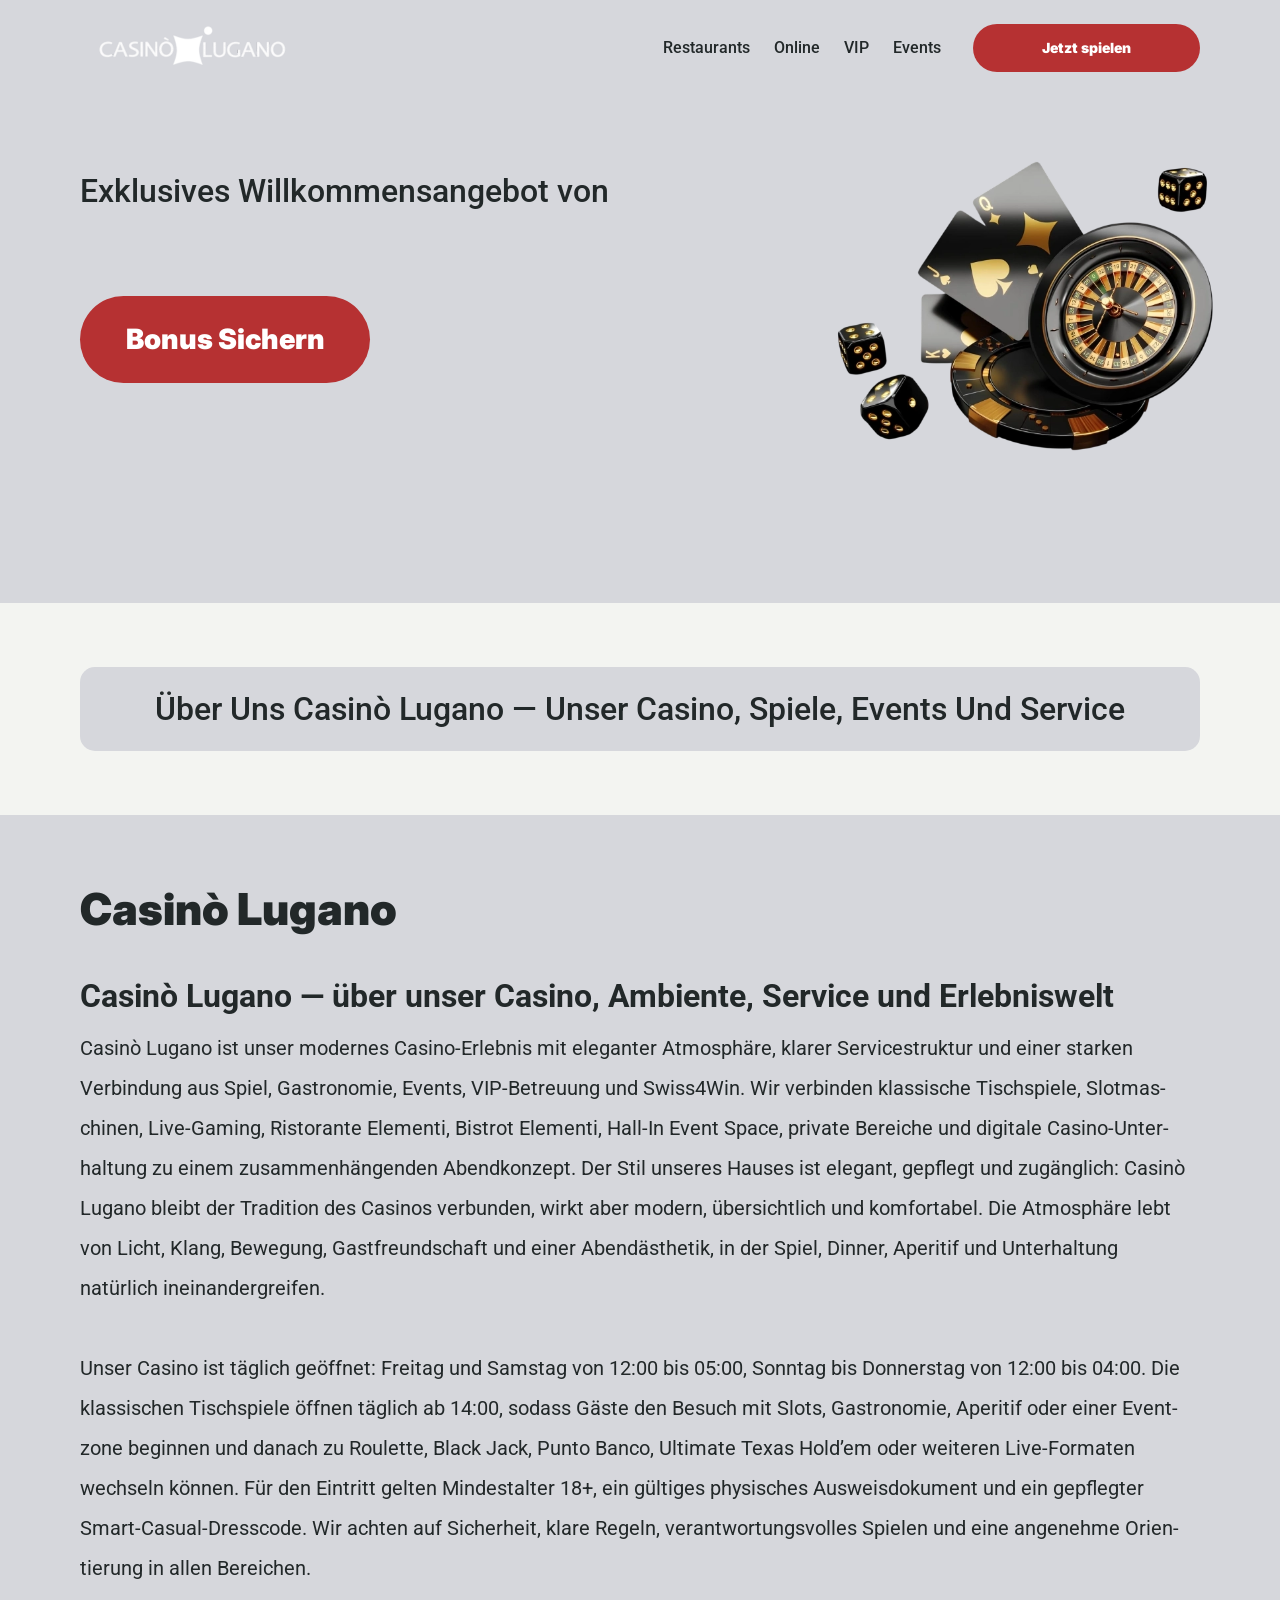
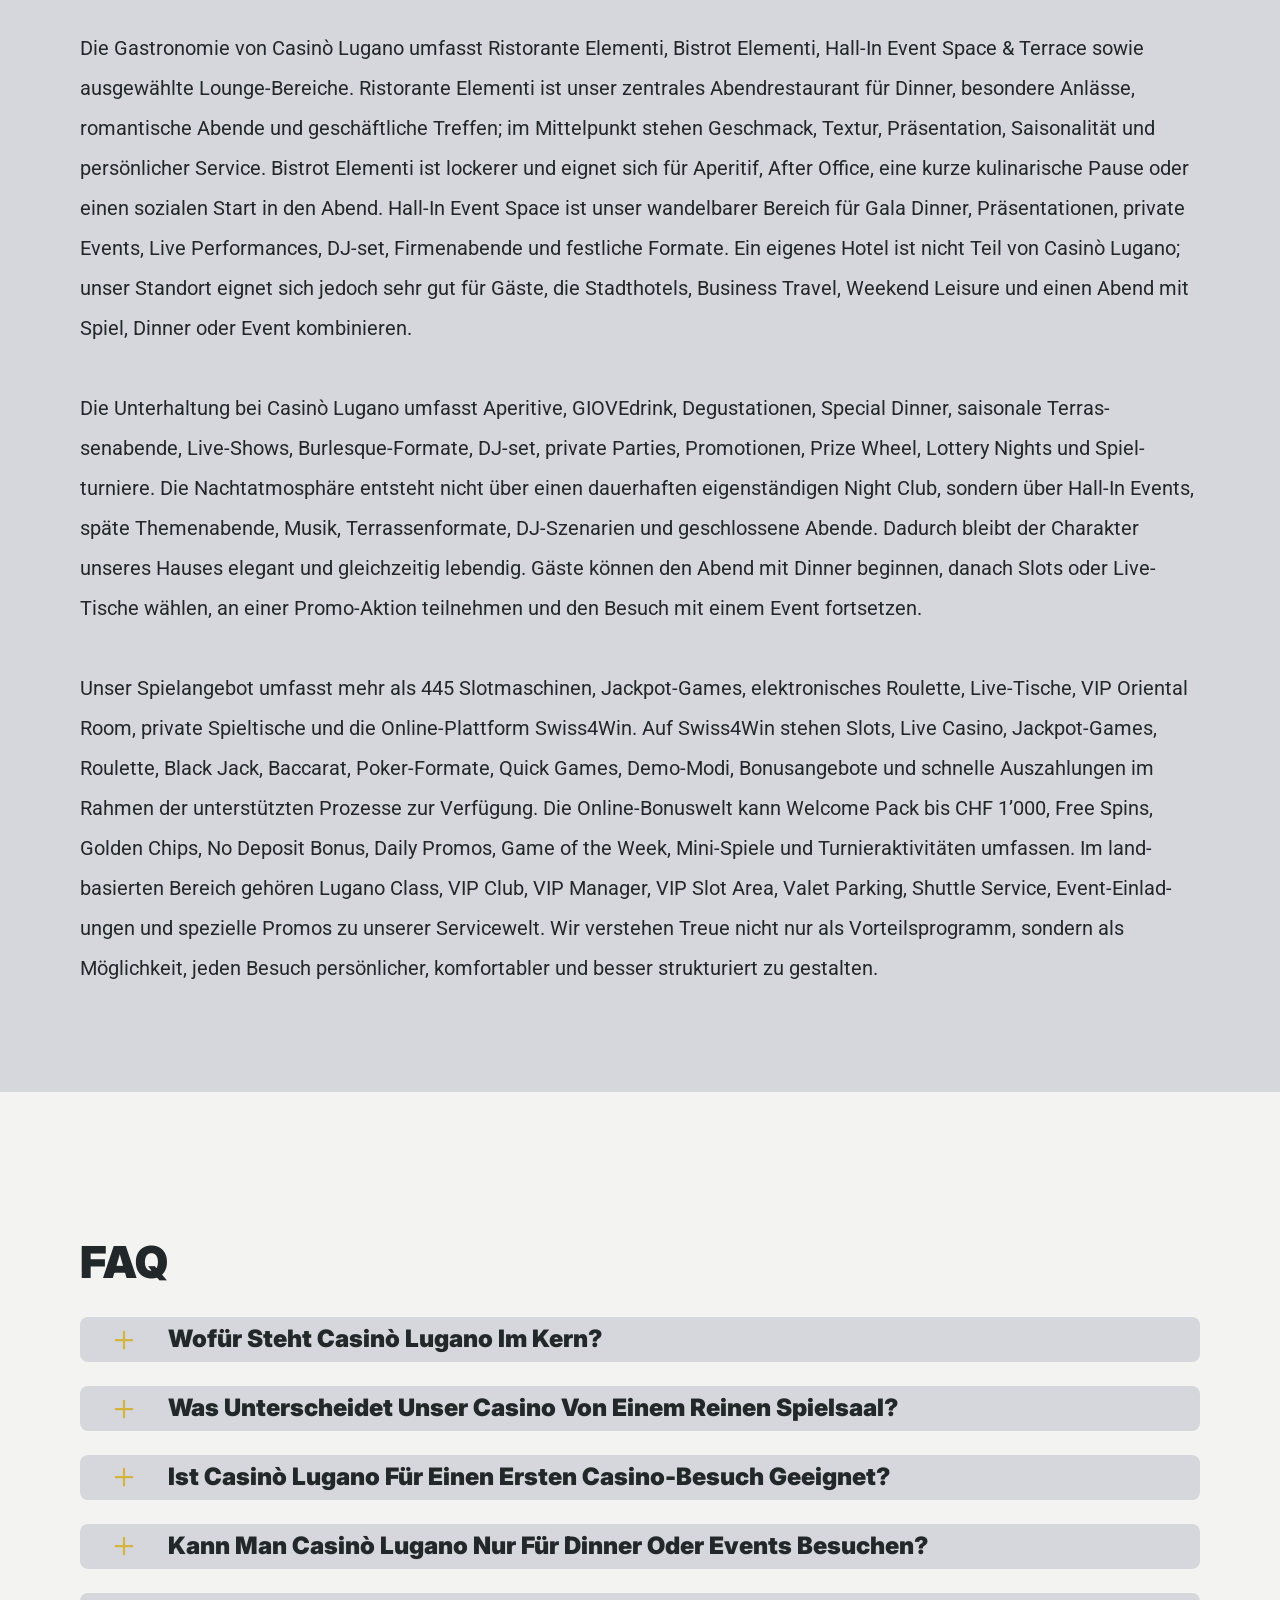
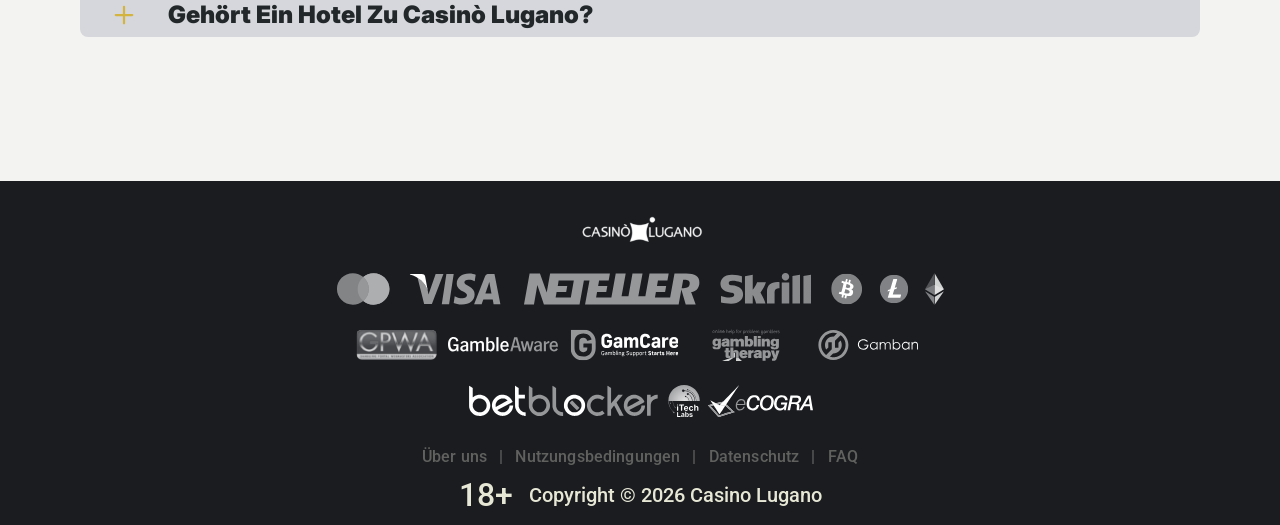
<file: uberuns.html>
<!DOCTYPE html>
<html lang="de-CH">

<head>
    <meta charset="utf-8">

    <script src="./common.js"></script>
    <script src="./pages.js"></script>

    <link rel="manifest" href="./manifest.json">

    <link rel="preconnect" href="https://fonts.googleapis.com" />
    <link rel="preconnect" href="https://fonts.gstatic.com" crossorigin />
    <!-- Google Fonts -->
    <link
            href="https://fonts.googleapis.com/css2?family=Inter:wght@300;400;500;600;700&display=swap"
            rel="stylesheet"
    />

    <!-- Google Fonts -->
    <link
            href="https://fonts.googleapis.com/css2?family=Roboto:wght@300;400;500;600;700&display=swap"
            rel="stylesheet"
    />

    <meta name="viewport" content="width=device-width, initial-scale=1, minimum-scale=1, maximum-scale=2">
    <link rel="preload" as="image" href="_assets/images/1781798040-1765807677-progetto-senza-titolo-14-cr.webp" fetchpriority="high">
    <link rel="stylesheet" href="./normalize.css">
    <link rel="stylesheet" href="./index.css">
    <meta name="theme-color" content="">
    <title>Casinò Lugano Über uns — Casino, Restaurant, Events, VIP und Swiss4Win</title>
    <meta name="description"
          content="Casinò Lugano: unser Casino mit Atmos­phäre, Slots, Live-Tischen, Ristorante Elementi, Hall-In Events, VIP Club, Lugano Class, Swiss4Win Boni und Service in CHF.">
    <link rel="canonical" href="https://casinolugano-online.com/uberuns">
    <meta property="og:title" content="Casinò Lugano Über uns — Casino, Restaurant, Events, VIP und Swiss4Win">
    <meta property="og:description"
          content="Casinò Lugano: unser Casino mit Atmos­phäre, Slots, Live-Tischen, Ristorante Elementi, Hall-In Events, VIP Club, Lugano Class, Swiss4Win Boni und Service in CHF.">
    <meta property="og:url" content="https://casinolugano-online.com/uberuns">
    <meta property="og:site_name" content="Casinò Lugano Über uns — Casino, Restaurant, Events, VIP und Swiss4Win">
    <meta property="og:locale" content="de-CH">
    <meta property="og:image" content="_assets/images/1781798027-1765808093-171241-1.webp">
    <meta property="og:image:width" content="1200">
    <meta property="og:image:height" content="630">
    <meta property="og:type" content="website">
    <meta name="twitter:card" content="summary_large_image">
    <meta name="twitter:site" content="casinolugano-online.com/uberuns">
    <meta name="twitter:title" content="Casinò Lugano Über uns — Casino, Restaurant, Events, VIP und Swiss4Win">
    <meta name="twitter:description"
          content="Casinò Lugano: unser Casino mit Atmos­phäre, Slots, Live-Tischen, Ristorante Elementi, Hall-In Events, VIP Club, Lugano Class, Swiss4Win Boni und Service in CHF.">
    <meta name="twitter:image" content="_assets/images/1781798027-1765808093-171241-1.webp">
    <meta name="twitter:image:width" content="1200">
    <meta name="twitter:image:height" content="630">
    <link rel="icon" href="_assets/images/1781798033-1765807611-progetto-senza-titolo-47-300x300.ico" type="image/x-icon" sizes="16x16">
    <meta name="language" content="de-CH">
    <link rel="apple-touch-icon" href="_assets/images/1781798020-1765807611-progetto-senza-titolo-47-300x300.ico" sizes="96x96">
    <link rel="icon" href="_assets/images/1781798020-1765807611-progetto-senza-titolo-47-300x300.ico" type="image/webp" sizes="192x192">

    <link rel="preload" href="_assets/images/1781798104-1765808093-171241-1.webp" as="image" fetchpriority="high">

</head>

<body>
<svg
        style="display: none"
        xmlns="http://www.w3.org/2000/svg"
        width="1em"
        height="1em"
        viewBox="0 0 256 256"
>
    <symbol id="minus-icon" viewBox="0 0 256 256">
        <path
                fill="#D4B440"
                d="M228 128a12 12 0 0 1-12 12H40a12 12 0 0 1 0-24h176a12 12 0 0 1 12 12"
        />
    </symbol>
</svg>

<svg
        style="display: none"
        xmlns="http://www.w3.org/2000/svg"
        width="1em"
        height="1em"
        viewBox="0 0 32 32"
>
    <symbol id="globe-icon" viewBox="0 0 32 32">
        <path
                fill="#B63132"
                d="M32.032 16c0-8.501-6.677-15.472-15.072-15.969-0.173-0.019-0.346-0.032-0.523-0.032-0.052 0-0.104 0.005-0.156 0.007-0.093-0.002-0.186-0.007-0.281-0.007-8.84 0-16.032 7.178-16.032 16.001s7.192 16.001 16.032 16.001c0.094 0 0.188-0.006 0.281-0.008 0.052 0.002 0.104 0.008 0.156 0.008 0.176 0 0.349-0.012 0.523-0.032 8.395-0.497 15.072-7.468 15.072-15.969zM29.049 21.151c-0.551-0.16-1.935-0.507-4.377-0.794 0.202-1.381 0.313-2.84 0.313-4.357 0-1.196-0.069-2.354-0.197-3.469 3.094-0.37 4.45-0.835 4.54-0.867l-0.372-1.050c0.695 1.659 1.080 3.478 1.080 5.386 0 1.818-0.352 3.555-0.987 5.151zM8.921 16c0-1.119 0.074-2.212 0.21-3.263 1.621 0.127 3.561 0.222 5.839 0.243v6.939c-2.219 0.021-4.114 0.111-5.709 0.234-0.22-1.319-0.34-2.715-0.34-4.154zM16.967 2.132c2.452 0.711 4.552 4.115 5.492 8.628-1.512 0.12-3.332 0.209-5.492 0.229v-8.857zM14.971 2.156v8.832c-2.136-0.021-3.965-0.109-5.502-0.226 0.96-4.457 3.076-7.836 5.502-8.606zM14.971 21.913l0 7.929c-2.263-0.718-4.256-3.705-5.293-7.719 1.492-0.11 3.253-0.189 5.292-0.21zM16.967 29.868l-0-7.955c2.061 0.020 3.814 0.102 5.288 0.217-1.019 4.067-3 7.076-5.288 7.738zM16.967 19.92l0-6.939c2.291-0.021 4.218-0.118 5.818-0.25 0.131 1.053 0.203 2.147 0.203 3.268 0 1.442-0.116 2.84-0.329 4.16-1.575-0.128-3.462-0.219-5.692-0.24zM28.588 9.81c-0.302 0.094-1.564 0.453-4.094 0.751-0.564-2.998-1.584-5.561-2.91-7.412 3.048 1.325 5.535 3.697 7.005 6.661zM11.213 2.831c-1.632 1.873-2.963 4.568-3.691 7.754-2.265-0.245-3.623-0.534-4.166-0.665 1.585-3.27 4.407-5.836 7.856-7.088zM2.614 11.787c0.385 0.104 1.841 0.467 4.549 0.766-0.155 1.107-0.24 2.26-0.24 3.447 0 1.509 0.136 2.96 0.383 4.334-2.325 0.251-3.755 0.552-4.396 0.706-0.607-1.566-0.944-3.264-0.944-5.041 0-1.467 0.228-2.883 0.649-4.213zM3.784 22.886c0.727-0.154 2.029-0.39 3.956-0.591 0.759 2.803 1.993 5.175 3.473 6.874-3.16-1.148-5.79-3.398-7.429-6.282v0zM21.583 28.849c1.195-1.665 2.14-3.907 2.728-6.525 1.982 0.227 3.226 0.494 3.853 0.652-1.5 2.596-3.808 4.669-6.581 5.873z">
        </path>
    </symbol>
</svg>

<svg width="32" height="31" viewBox="0 0 32 31" fill="none" xmlns="http://www.w3.org/2000/svg">
    <symbol id="star-icon" viewBox="0 0 32 31">
        <path d="M10.0431 24.5932L15.8898 21.0667L21.7365 24.6396L20.2052 17.9577L25.3559 13.5031L18.5811 12.8999L15.8898 6.58913L13.1985 12.8535L6.42371 13.4567L11.5744 17.9577L10.0431 24.5932ZM15.8898 25.4285L8.187 30.0687C7.84672 30.2853 7.49096 30.3781 7.11975 30.3471C6.74853 30.3162 6.42371 30.1925 6.1453 29.9759C5.86688 29.7594 5.65034 29.489 5.49566 29.1648C5.34099 28.8406 5.31005 28.4768 5.40286 28.0734L7.44456 19.3034L0.623417 13.4103C0.314068 13.1319 0.121034 12.8145 0.0443157 12.4581C-0.0324028 12.1017 -0.00951111 11.754 0.112991 11.415C0.235493 11.0759 0.421103 10.7975 0.669819 10.5797C0.918536 10.362 1.25882 10.2227 1.69067 10.1621L10.6927 9.37327L14.1729 1.11366C14.3276 0.742438 14.5676 0.464023 14.8931 0.278414C15.2185 0.0928044 15.5507 0 15.8898 0C16.2288 0 16.5611 0.0928044 16.8865 0.278414C17.2119 0.464023 17.452 0.742438 17.6067 1.11366L21.0869 9.37327L30.0889 10.1621C30.522 10.224 30.8623 10.3632 31.1098 10.5797C31.3572 10.7963 31.5428 11.0747 31.6666 11.415C31.7903 11.7553 31.8138 12.1036 31.7371 12.46C31.6604 12.8163 31.4667 13.1331 31.1562 13.4103L24.335 19.3034L26.3767 28.0734C26.4695 28.4756 26.4386 28.8394 26.2839 29.1648C26.1292 29.4902 25.9127 29.7606 25.6343 29.9759C25.3559 30.1912 25.0311 30.315 24.6598 30.3471C24.2886 30.3793 23.9329 30.2865 23.5926 30.0687L15.8898 25.4285Z" fill="#D4B440"/>
    </symbol>
</svg>

<svg
        xmlns="http://www.w3.org/2000/svg"
        width="1em"
        height="1em"
        viewBox="0 0 256 256"
>
    <symbol id="plus-icon" viewBox="0 0 256 256">
        <path
                fill="#D4B440"
                d="M228 128a12 12 0 0 1-12 12h-76v76a12 12 0 0 1-24 0v-76H40a12 12 0 0 1 0-24h76V40a12 12 0 0 1 24 0v76h76a12 12 0 0 1 12 12"
        />
    </symbol>
</svg>

<svg
        width="33"
        height="32"
        viewBox="0 0 33 32"
        fill="none"
        xmlns="http://www.w3.org/2000/svg"
>
    <symbol id="play-icon" viewBox="0 0 33 32">
        <path
                d="M16.8334 0.0786133C7.9606 0.0786133 0.767578 7.20678 0.767578 15.9998C0.767578 24.7929 7.9606 31.921 16.8334 31.921C25.7061 31.921 32.8992 24.7929 32.8992 15.9998C32.8992 7.20678 25.7061 0.0786133 16.8334 0.0786133ZM22.3861 16.8438L14.3532 21.8192C14.1907 21.9197 14.0059 21.9703 13.821 21.9703C13.6536 21.9703 13.4859 21.929 13.3342 21.8454C13.015 21.67 12.8169 21.3372 12.8169 20.9752V11.0244C12.8169 10.6625 13.015 10.3296 13.3342 10.1543C13.6533 9.97788 14.0436 9.98857 14.3532 10.1805L22.3861 15.1559C22.6796 15.3381 22.858 15.6568 22.858 15.9998C22.858 16.3428 22.6796 16.6616 22.3861 16.8438Z"
                fill="#B63132"
        />
    </symbol>
</svg>

<svg
        width="20"
        height="20"
        viewBox="0 0 20 20"
        fill="none"
        xmlns="http://www.w3.org/2000/svg"
>
    <symbol id="information-outline" viewBox="0 0 20 20">
        <path
                d="M9 7H11V5H9V7ZM10 18C5.59 18 2 14.41 2 10C2 5.59 5.59 2 10 2C14.41 2 18 5.59 18 10C18 14.41 14.41 18 10 18ZM10 0C8.68678 0 7.38642 0.258658 6.17317 0.761205C4.95991 1.26375 3.85752 2.00035 2.92893 2.92893C1.05357 4.8043 0 7.34784 0 10C0 12.6522 1.05357 15.1957 2.92893 17.0711C3.85752 17.9997 4.95991 18.7362 6.17317 19.2388C7.38642 19.7413 8.68678 20 10 20C12.6522 20 15.1957 18.9464 17.0711 17.0711C18.9464 15.1957 20 12.6522 20 10C20 8.68678 19.7413 7.38642 19.2388 6.17317C18.7362 4.95991 17.9997 3.85752 17.0711 2.92893C16.1425 2.00035 15.0401 1.26375 13.8268 0.761205C12.6136 0.258658 11.3132 0 10 0ZM9 15H11V9H9V15Z"
                fill="#222829"
        />
    </symbol>
</svg>

<div class="wrapper">
    <header class="header" id="top">
        <div class="headerBlock">
            <div class="headerLogoContainer"><a href="/" aria-label="Main page"><img class="header__logo logo"
                                                                                                     src="_assets/images/1781798040-1765807677-progetto-senza-titolo-14-cr.webp" alt="Casino Lugano Logo" /></a></div>

            <div class="navBlockMain">

                <!-- Main Navigation -->
                <nav>
                    <button class="hamburger" aria-label="Toggle navigation menu">
                        <span></span>
                    </button>

                    <ul class="nav__list nav__list--header">

                        <li><a href="index">index</a></li>
                        <li><a href="restaurants">Restaurants</a></li>
                        <li><a href="online">Online</a></li>
                        <li><a href="vip">VIP</a></li>
                        <li><a href="events">Events</a></li>
                        <li><a href="uberuns">Über uns</a></li>
                        <li><a href="nutzungsbedingungen">Nutzungsbedingungen</a></li>
                        <li><a href="datenschutz">Datenschutz</a></li>
                        <li><a href="faq">FAQ</a></li>

                    </ul>
                </nav>
                <!-- CTA buttons -->
                <div class="btn__list">

                    <div class="nav__item nav__itemLarge">
                        <a
                                class="nav__link nav__linkLarge"
                                target="_blank"
                                href="casino.html?id=example-offer-id"
                                aria-label="Jetzt spielen"
                                id="navPlayNow"
                        >
                            Jetzt spielen
                        </a>
                    </div>
                </div>
            </div>
        </div>
    </header>
    <main class="main">
        <section class="heroContainer">
            <div class="hero">
                <div class="heroBlock block">
                    <div class="heroGroup">
                        <div class="heroTextGroup">
                            <p class="heroText heroTextDesktop">Exklusives Willkommensangebot von</p>
                            <p class="heroText heroTextMobile">Exklusives Willkommensangebot von</p>
                            <p class="heroText heroTextBonus" id="bonusText"></p>
                        </div><a target="_blank" class="heroLink" id="bonusLink" href="/" aria-label="Spiel starten"><span
                            class="heroButton btn btn--large">Bonus sichern</span></a>
                    </div>
                </div>
            </div>
            <div class="heroUnder">
                <h1 class="heroText heroMainTitle">Über uns Casinò Lugano — unser Casino, Spiele, Events und Service</h1>
            </div>
        </section>
        <div class="historyCircleContainer">
            <section class="history">
                <div class="container">
                    <div class="historyBlock block">
                        <h2 class="historyTitle title">Casinò Lugano</h2>
                        <div class="historyDescription"><h3 style = "font-weight: bold;font-size: 32px;">
Casinò Lugano — über unser Casino, Ambiente, Service und Erleb&shy;niswelt
</h3>
<p>
Casinò Lugano ist unser modern&shy;es Casino-Erleb&shy;nis mit elegan&shy;ter Atmos&shy;phäre, klarer Service&shy;struktur und einer starken Verbin&shy;dung aus Spiel, Gastr&shy;onomie, Events, VIP-Betreu&shy;ung und Swiss4Win. Wir verbin&shy;den klassi&shy;sche Tisch&shy;spiele, Slotmas&shy;chinen, Live-Gaming, Ristorante Elementi, Bistrot Elementi, Hall-In Event Space, private Bereiche und digitale Casino-Unter&shy;haltung zu einem zusam&shy;menh&shy;ängend&shy;en Abend&shy;konzept. Der Stil unseres Hauses ist elegant, gepflegt und zugän&shy;glich: Casinò Lugano bleibt der Tradi&shy;tion des Casinos verbun&shy;den, wirkt aber modern, übersi&shy;chtlich und komfor&shy;tabel. Die Atmos&shy;phäre lebt von Licht, Klang, Bewe&shy;gung, Gastfreund&shy;schaft und einer Abend&shy;ästhe&shy;tik, in der Spiel, Dinner, Aperi&shy;tif und Unter&shy;haltung natürlich ineinan&shy;dergreif&shy;en.
</p>
<br>
<p>
Unser Casino ist täg&shy;lich geöff&shy;net: Freitag und Samstag von 12:00 bis 05:00, Sonntag bis Donnerstag von 12:00 bis 04:00. Die klassi&shy;schen Tisch&shy;spiele öffnen täglich ab 14:00, sodass Gäste den Besuch mit Slots, Gastr&shy;onomie, Aperi&shy;tif oder einer Event&shy;zone begin&shy;nen und danach zu Roulette, Black Jack, Punto Banco, Ultimate Texas Hold’em oder weiteren Live-Formaten wechseln können. Für den Eintritt gelten Mindest&shy;alter 18+, ein gültig&shy;es physisch&shy;es Ausweis&shy;dokument und ein gepfleg&shy;ter Smart-Casual-Dresscode. Wir achten auf Sicher&shy;heit, klare Regeln, verant&shy;wortungs&shy;volles Spielen und eine angene&shy;hme Orien&shy;tierung in allen Bereichen.
</p>
<br>
<p>
Die Gastr&shy;onomie von Casinò Lugano umfasst Ristorante Elementi, Bistrot Elementi, Hall-In Event Space & Terrace sowie ausge&shy;wählte Lounge-Bereiche. Ristorante Elementi ist unser zentr&shy;ales Abend&shy;restaurant für Dinner, beson&shy;dere Anlässe, romant&shy;ische Abende und geschäft&shy;liche Treffen; im Mittel&shy;punkt stehen Geschmack, Textur, Präsen&shy;tation, Saisona&shy;lität und persön&shy;licher Service. Bistrot Elementi ist locke&shy;rer und eignet sich für Aperi&shy;tif, After Office, eine kurze kulina&shy;rische Pause oder einen sozialen Start in den Abend. Hall-In Event Space ist unser wandel&shy;barer Bereich für Gala Dinner, Präsen&shy;tationen, private Events, Live Perform&shy;ances, DJ-set, Firmen&shy;abende und fest&shy;liche Formate. Ein eigenes Hotel ist nicht Teil von Casinò Lugano; unser Standort eignet sich jedoch sehr gut für Gäste, die Stadt&shy;hotels, Business Travel, Weekend Leisure und einen Abend mit Spiel, Dinner oder Event kombi&shy;nieren.
</p>
<br>
<p>
Die Unter&shy;haltung bei Casinò Lugano umfasst Aperi&shy;tive, GIOVEdrink, Degus&shy;tationen, Special Dinner, saison&shy;ale Terras&shy;senabende, Live-Shows, Burlesque-Formate, DJ-set, private Parties, Promo&shy;tionen, Prize Wheel, Lottery Nights und Spiel&shy;turniere. Die Nacht&shy;atmos&shy;phäre entsteht nicht über einen dauer&shy;haften eigen&shy;ständigen Night Club, sondern über Hall-In Events, späte Themen&shy;abende, Musik, Terras&shy;senformate, DJ-Szenarien und geschlos&shy;sene Abende. Dadurch bleibt der Charak&shy;ter unseres Hauses elegant und gleich&shy;zeitig lebendig. Gäste können den Abend mit Dinner begin&shy;nen, danach Slots oder Live-Tische wählen, an einer Promo-Aktion teilneh&shy;men und den Besuch mit einem Event fortset&shy;zen.
</p>
<br>
<p>
Unser Spiel&shy;angebot umfasst mehr als 445 Slotmas&shy;chinen, Jackpot-Games, elektro&shy;nisches Roulette, Live-Tische, VIP Oriental Room, private Spiel&shy;tische und die Online-Platt&shy;form Swiss4Win. Auf Swiss4Win stehen Slots, Live Casino, Jackpot-Games, Roulette, Black Jack, Baccarat, Poker-Formate, Quick Games, Demo-Modi, Bonus&shy;angebote und schnel&shy;le Auszah&shy;lungen im Rahmen der unter&shy;stützten Prozesse zur Verfügung. Die Online-Bonuswelt kann Welcome Pack bis CHF 1’000, Free Spins, Golden Chips, No Deposit Bonus, Daily Promos, Game of the Week, Mini-Spiele und Turnier&shy;aktiv&shy;itäten umfassen. Im land&shy;basierten Bereich gehören Lugano Class, VIP Club, VIP Manager, VIP Slot Area, Valet Parking, Shuttle Service, Event-Einlad&shy;ungen und spezielle Promos zu unserer Service&shy;welt. Wir verstehen Treue nicht nur als Vorteils&shy;programm, sondern als Möglich&shy;keit, jeden Besuch persön&shy;licher, komfor&shy;tabler und besser struk&shy;turiert zu gestalten.
</p>
<br></div>
                    </div>
                </div>
            </section>
        </div>
        <section class="faq">
            <div class="container">
                <div class="faqBlock block">
                    <h2 class="faqTitle title"><span>FAQ</span></h2>
                    <div class="faqGroup"><input class="faqInput" type="checkbox" id="wofr_steht_casin_lugano_im_kern"/><label
                            class="faqLabel" for="wofr_steht_casin_lugano_im_kern">

                        <svg class="faqIcon" width="24" height="24" aria-hidden="true">
                            <use class="plus" href="#plus-icon"></use>
                            <use class="minus" href="#minus-icon"></use>
                        </svg>

                        <span class="gradientContainer"> Wofür steht Casinò Lugano im Kern? </span></label>
                        <div class="faqContent">
                            <p>Wir verbin­den Spiel, Service, Gastr­onomie, Events, VIP-Betreu­ung und digitale Casino-Unter­haltung zu einem ganzheit­lichen Erleb­nis. Unser Haus ist für Gäste gedacht, die einen Abend mit Slots, Live-Spielen, Dinner, Aperi­tif, Turnier oder private Event struk­turiert gestalten möchten.</p>
                        </div>
                    </div>
                    <div class="faqGroup"><input class="faqInput" type="checkbox" id="was_unterscheidet_unser_casino_von_einem_reinen_spielsaal"/><label
                            class="faqLabel" for="was_unterscheidet_unser_casino_von_einem_reinen_spielsaal">

                        <svg class="faqIcon" width="24" height="24" aria-hidden="true">
                            <use class="plus" href="#plus-icon"></use>
                            <use class="minus" href="#minus-icon"></use>
                        </svg>

                        <span class="gradientContainer"> Was unter­schei­det unser Casino von einem reinen Spiel­saal? </span></label>
                        <div class="faqContent">
                            <p>Wir bieten nicht nur Spiel­bereiche, sondern auch Restau­rant, Bistrot, Event Space, VIP-Zonen, Lounge-Formate, Service­vorteile und die Online-Platt­form Swiss4Win. Dadurch entsteht ein vielsei­tiger Besuch mit mehreren Möglich­keiten für den Abend.</p>
                        </div>
                    </div>
                    <div class="faqGroup"><input class="faqInput" type="checkbox" id="ist_casin_lugano_fr_einen_ersten_casinobesuch_geeignet"/><label
                            class="faqLabel" for="ist_casin_lugano_fr_einen_ersten_casinobesuch_geeignet">

                        <svg class="faqIcon" width="24" height="24" aria-hidden="true">
                            <use class="plus" href="#plus-icon"></use>
                            <use class="minus" href="#minus-icon"></use>
                        </svg>

                        <span class="gradientContainer"> Ist Casinò Lugano für einen ersten Casino-Besuch geeignet? </span></label>
                        <div class="faqContent">
                            <p>Ja, unser Haus eignet sich für Gäste mit unter­schied­lichem Erfahr­ungsstand. Klare Orien­tierung, verschie­dene Spiel­formen, elektro­nische Bereiche, Online-Demo-Möglich­keiten und aufmerk­samer Service erleich­tern den Einstieg.</p>
                        </div>
                    </div>
                    <div class="faqGroup"><input class="faqInput" type="checkbox" id="kann_man_casin_lugano_nur_fr_dinner_oder_events_besuchen"/><label
                            class="faqLabel" for="kann_man_casin_lugano_nur_fr_dinner_oder_events_besuchen">

                        <svg class="faqIcon" width="24" height="24" aria-hidden="true">
                            <use class="plus" href="#plus-icon"></use>
                            <use class="minus" href="#minus-icon"></use>
                        </svg>

                        <span class="gradientContainer"> Kann man Casinò Lugano nur für Dinner oder Events besuchen? </span></label>
                        <div class="faqContent">
                            <p>Ja, viele Gäste kommen für Ristorante Elementi, Bistrot Elementi, Hall-In Event Space, kulina­rische Abende, Live-Shows, DJ-set oder private Events. Die Ein­tritts­regeln mit Mindest­alter 18+, Ausweis­pflicht und Dresscode gelten dabei weiter.</p>
                        </div>
                    </div>
                    <div class="faqGroup"><input class="faqInput" type="checkbox" id="gehrt_ein_hotel_zu_casin_lugano"/><label
                            class="faqLabel" for="gehrt_ein_hotel_zu_casin_lugano">

                        <svg class="faqIcon" width="24" height="24" aria-hidden="true">
                            <use class="plus" href="#plus-icon"></use>
                            <use class="minus" href="#minus-icon"></use>
                        </svg>

                        <span class="gradientContainer"> Gehört ein Hotel zu Casinò Lugano? </span></label>
                        <div class="faqContent">
                            <p>Ein eigenes Hotel ist nicht Teil unseres Casinos. Der Standort eignet sich jedoch sehr gut für Gäste, die in Stadt­hotels über­nachten und den Abend mit Spiel, Dinner, Event oder VIP-Service kombi­nieren möchten.</p>
                        </div>
                    </div>
                </div>
            </div>
        </section>
    </main>
</div>

<footer class="footer">
    <div class="footerContainer">
        <div class="footerTop">
            <div class="footerLogoContainer"><a href="https://casinolugano-online.com/uberuns" aria-label="Main page"><img class="footer__logo"
                                                                                                     src="_assets/images/1781798142-1765807677-progetto-senza-titolo-14-cr.webp" alt="" width="140"
                                                                                                     height="48" /></a></div>
            <div class="footerPay">
                <div class="payBlock"><img class="payElementGrey"
                                           src="./assets/images/footer/payment/masterCard.svg" alt="MasterCard" /><img
                        class="payElementColor" src="./assets/images/footer/payment/masterCard--color.svg"
                        alt="MasterCard" title="MasterCard in Casino Lugano" /></div>
                <div class="payBlock"><img class="payElementGrey" src="./assets/images/footer/payment/visa.svg"
                                           alt="Visa" /><img class="payElementColor"
                                                             src="./assets/images/footer/payment/visa--color.svg" alt="Visa" title="Visa in Casino Lugano" /></div>
                <div class="payBlock"><img class="payElementGrey" src="./assets/images/footer/payment/neteller.svg"
                                           alt="Neteller" /><img class="payElementColor"
                                                                 src="./assets/images/footer/payment/neteller--color.svg" alt="Neteller" title="Neteller in Casino Lugano" /></div>
                <div class="payBlock"><img class="payElementGrey" src="./assets/images/footer/payment/skrill.svg"
                                           alt="Skrill" /><img class="payElementColor"
                                                               src="./assets/images/footer/payment/skrill--color.svg" alt="Skrill" title="Skrill in Casino Lugano" /></div>
                <div class="payBlock"><img class="payElementGrey" src="./assets/images/footer/payment/bitcoin.svg"
                                           alt="Bitcoin" /><img class="payElementColor"
                                                                src="./assets/images/footer/payment/bitcoin--color.svg" alt="Bitcoin" title="Bitcoin in Casino Lugano" /></div>
                <div class="payBlock"><img class="payElementGrey" src="./assets/images/footer/payment/litecoin.svg"
                                           alt="Litecoin" /><img class="payElementColor"
                                                                 src="./assets/images/footer/payment/litecoin--color.svg" alt="Litecoin" title="Litecoin in Casino Lugano" /></div>
                <div class="payBlock"><img class="payElementGrey" src="./assets/images/footer/payment/ethereum.svg"
                                           alt="Etherium" /><img class="payElementColor"
                                                                 src="./assets/images/footer/payment/ethereum--color.svg" alt="Etherium" title="Etherium in Casino Lugano" /></div>
            </div>
        </div>
        <div class="footerMiddle">
            <div class="footerOperator">
                <div class="operatorBlock"><img class="operatorElementGrey"
                                                src="./assets/images/footer/operator/gpwa.svg" alt="GPWA" /><img
                        class="operatorElementColor" src="./assets/images/footer/operator/gpwa--color.svg"
                        alt="GPWA" title="GPWA in Casino Lugano" /></div>
                <div class="operatorBlock"><img class="operatorElementGrey"
                                                src="./assets/images/footer/operator/gambleaware.svg" alt="Gamble Aware" /><img
                        class="operatorElementColor" src="./assets/images/footer/operator/gambleaware--color.svg"
                        alt="Gamble Aware" title="Gamble Aware in Casino Lugano" /></div>
                <div class="operatorBlock"><img class="operatorElementGrey"
                                                src="./assets/images/footer/operator/gamcare.svg" alt="Game care" /><img
                        class="operatorElementColor" src="./assets/images/footer/operator/gamcare--color.svg"
                        alt="Game care" title="Game care in Casino Lugano" /></div>
                <div class="operatorBlock"><img class="operatorElementGrey"
                                                src="./assets/images/footer/operator/gambling-therapy.svg" alt="Gambling Therapy" /><img
                        class="operatorElementColor"
                        src="./assets/images/footer/operator/gambling-therapy--color.svg" alt="Gambling Therapy" title="Gambling Therapy in Casino Lugano" />
                </div>
                <div class="operatorBlock"><img class="operatorElementGrey"
                                                src="./assets/images/footer/operator/gamban.svg" alt="Gamban" /><img
                        class="operatorElementColor" src="./assets/images/footer/operator/gamban--color.svg"
                        alt="Gamban" title="Gamban in Casino Lugano" /></div>
                <div class="operatorBlock"><img class="operatorElementGrey"
                                                src="./assets/images/footer/operator/betblocker.svg" alt="BetBlocker" /><img
                        class="operatorElementColor" src="./assets/images/footer/operator/betblocker--color.svg"
                        alt="BetBlocker" title="BetBlocker in Casino Lugano" /></div>
                <div class="operatorBlock"><img class="operatorElementGrey"
                                                src="./assets/images/footer/operator/itech_labs.svg" alt="ITech Labs" /><img
                        class="operatorElementColor" src="./assets/images/footer/operator/itech_labs--color.svg"
                        alt="ITech Labs" title="ITech Labs in Casino Lugano" /></div>
                <div class="operatorBlock"><img class="operatorElementGrey"
                                                src="./assets/images/footer/operator/ecogra.svg" alt="Ecogra" /><img
                        class="operatorElementColor" src="./assets/images/footer/operator/ecogra--color.svg"
                        alt="Ecogra" title="Ecogra in Casino Lugano" /></div>
            </div>
        </div>
        <div class="footerNavBlock">
            <nav>
                <ul class="nav__list--footer">

                    <li class="footer__navItem"><a href="index">index</a></li>
                    <li class="footer__navItem"><a href="restaurants">Restaurants</a></li>
                    <li class="footer__navItem"><a href="online">Online</a></li>
                    <li class="footer__navItem"><a href="vip">VIP</a></li>
                    <li class="footer__navItem"><a href="events">Events</a></li>
                    <li class="footer__navItem"><a href="uberuns">Über uns</a></li>
                    <li class="footer__navItem"><a href="nutzungsbedingungen">Nutzungsbedingungen</a></li>
                    <li class="footer__navItem"><a href="datenschutz">Datenschutz</a></li>
                    <li class="footer__navItem"><a href="faq">FAQ</a></li>

                </ul>
            </nav>
        </div>
        <div class="footerBottom">
            <div class="footerBottomGroup">
                <p class="footerBottomAge">18+</p>
                <p class="footerBottomCopyright">Copyright © <span class="js-current-year"></span> Casino Lugano </p>
            </div>
        </div>
    </div>
</footer>

<script>
    var playButtonName = "#play-icon";
    var informationOutlineName =
        "#information-outline";
    var topCasinoButtonText = "Bonus sichern";
    var welcomeBonusText = "Willkommensbonus";
    var bonusDetailsButtonText = "";
    var playNowText = "";
    var maximumAmountText = "";
    var wagerText = "";
    var bonusCodeText = "";
    var depositText = "";
    var casinoName = "Casino Lugano";
</script>

</body>
</html>
</file>
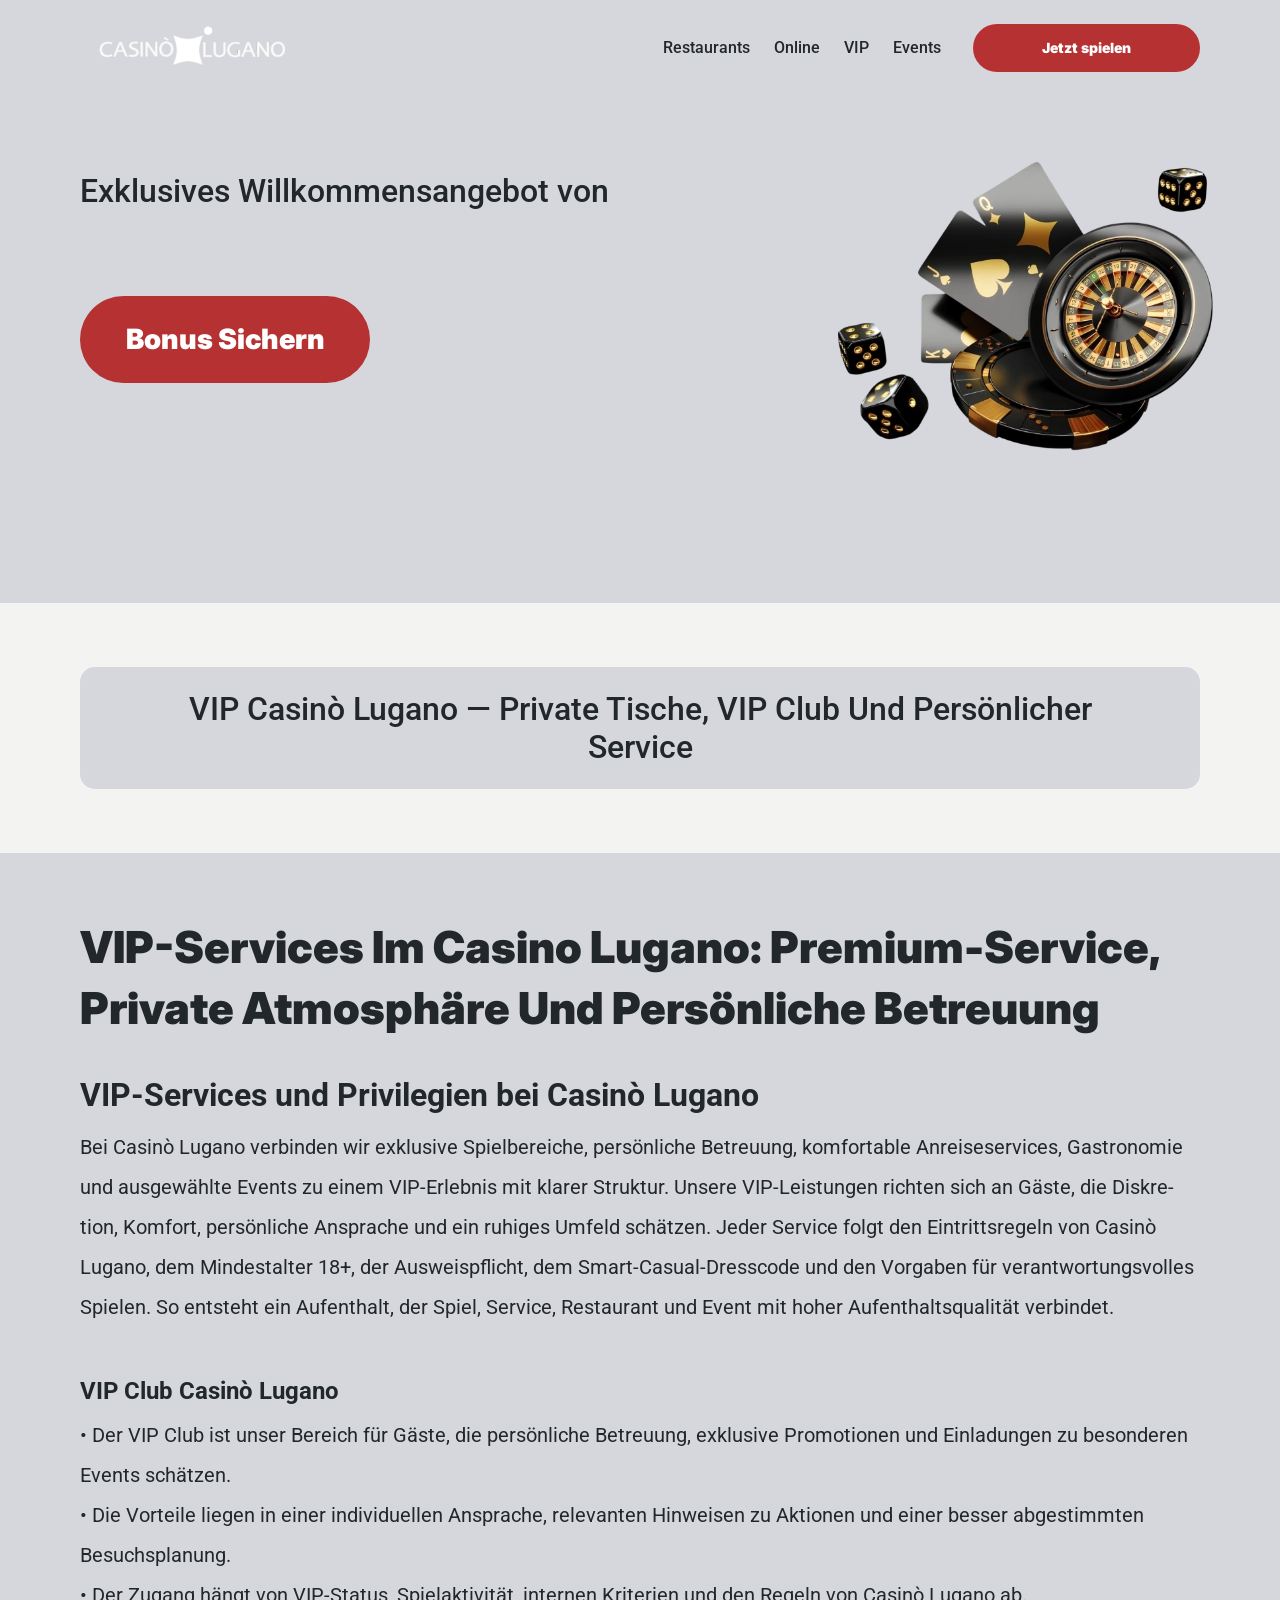
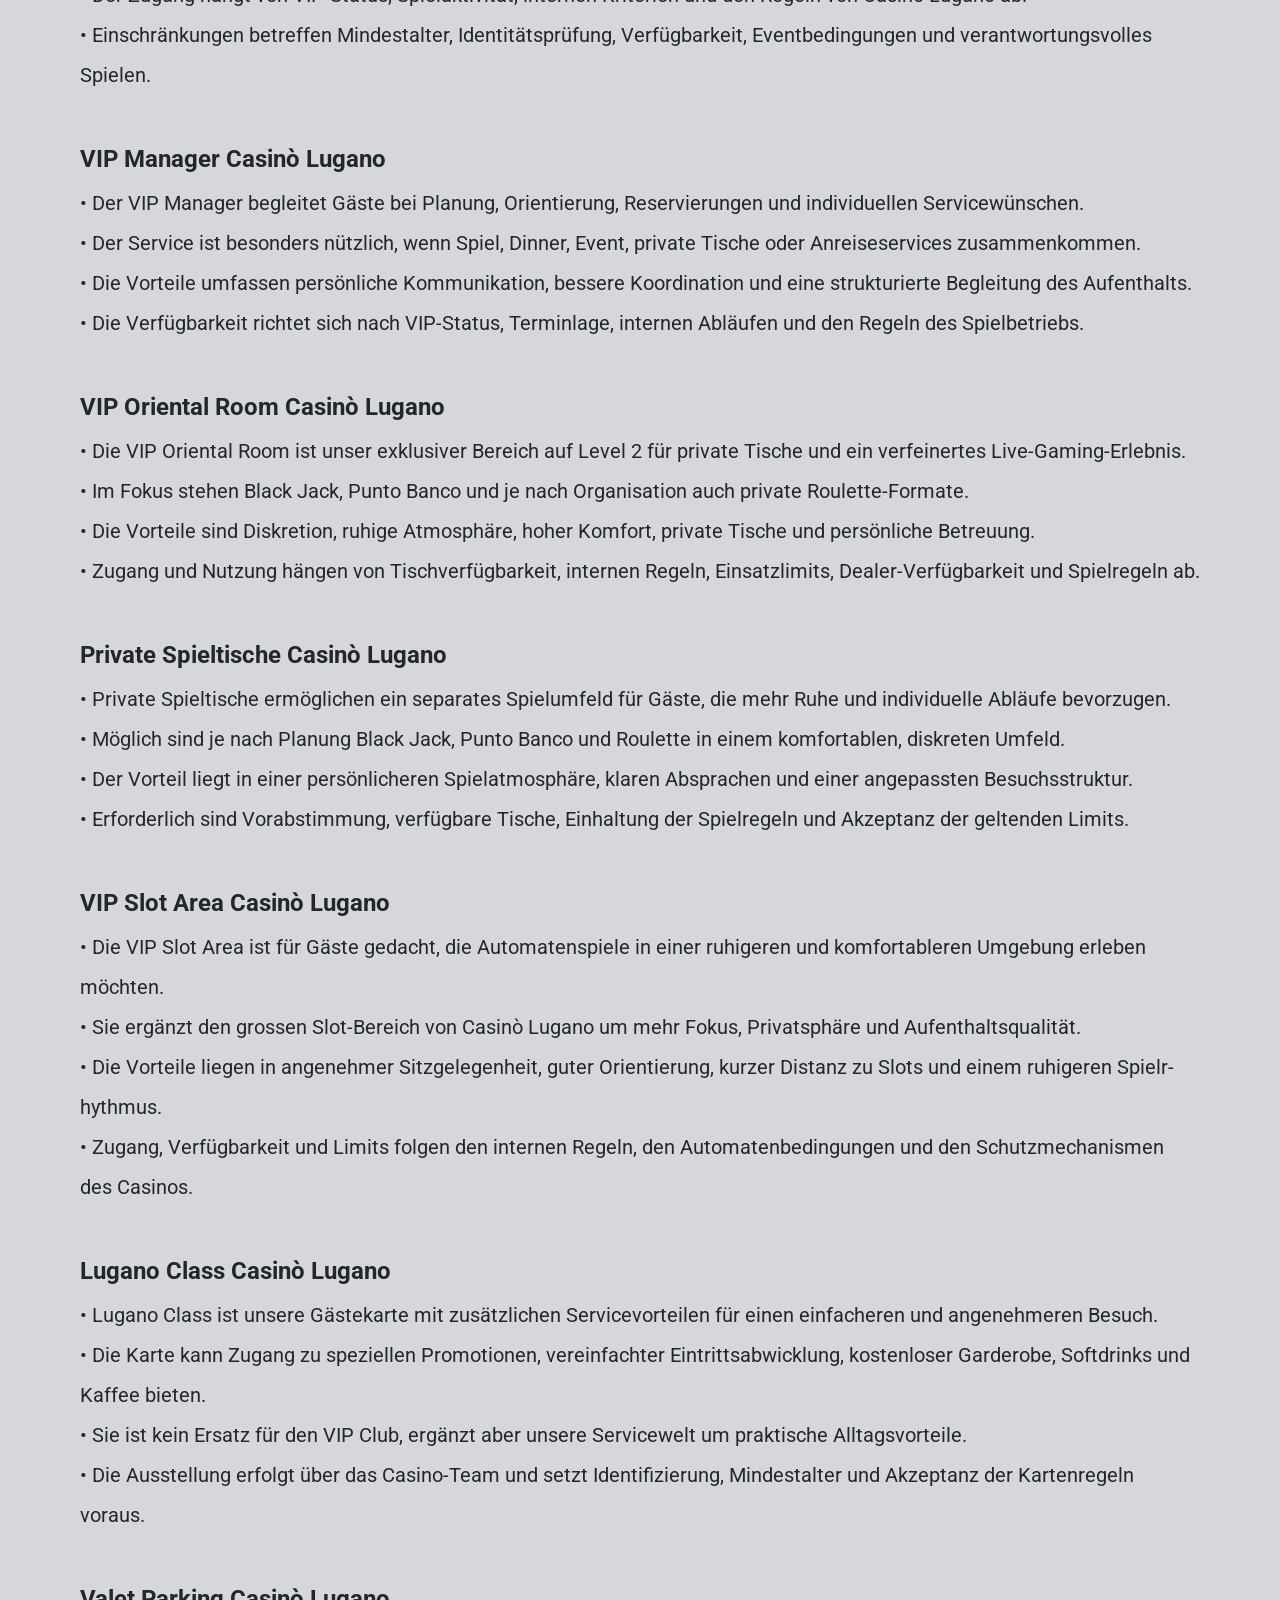
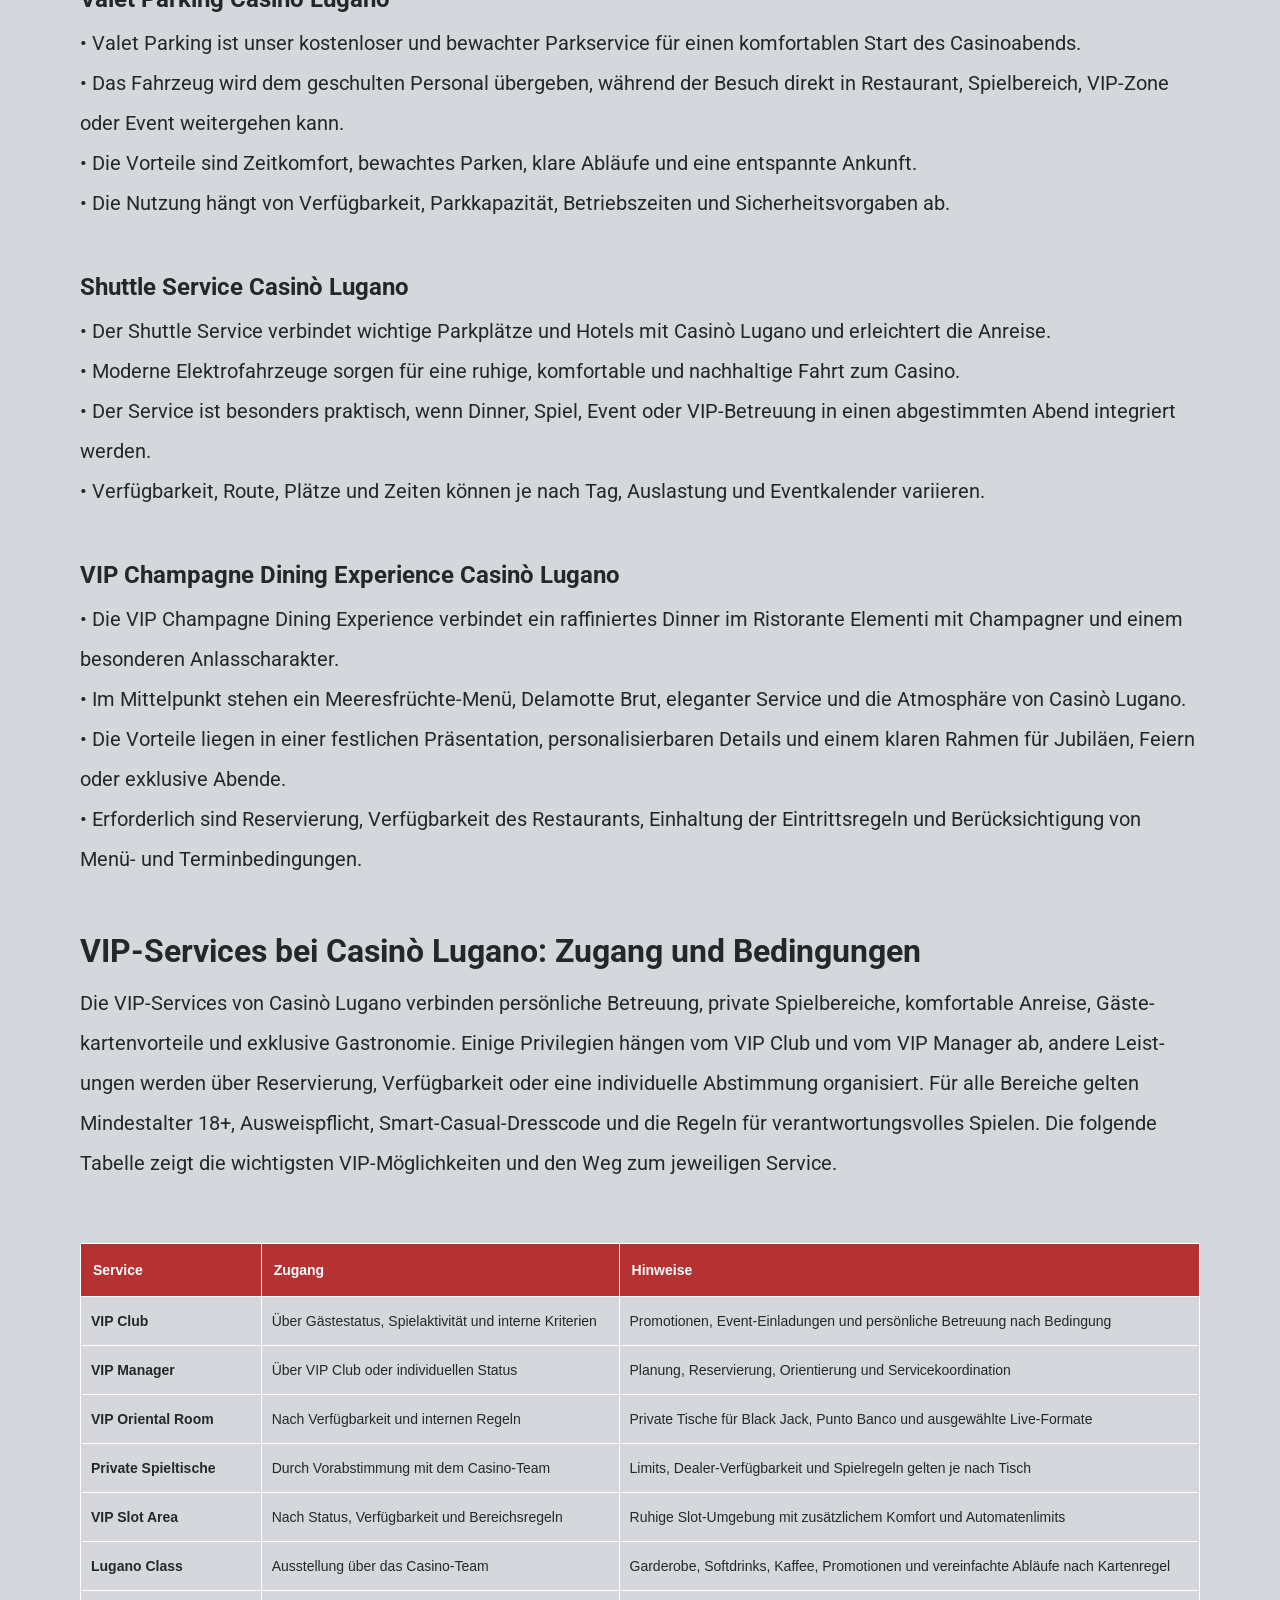
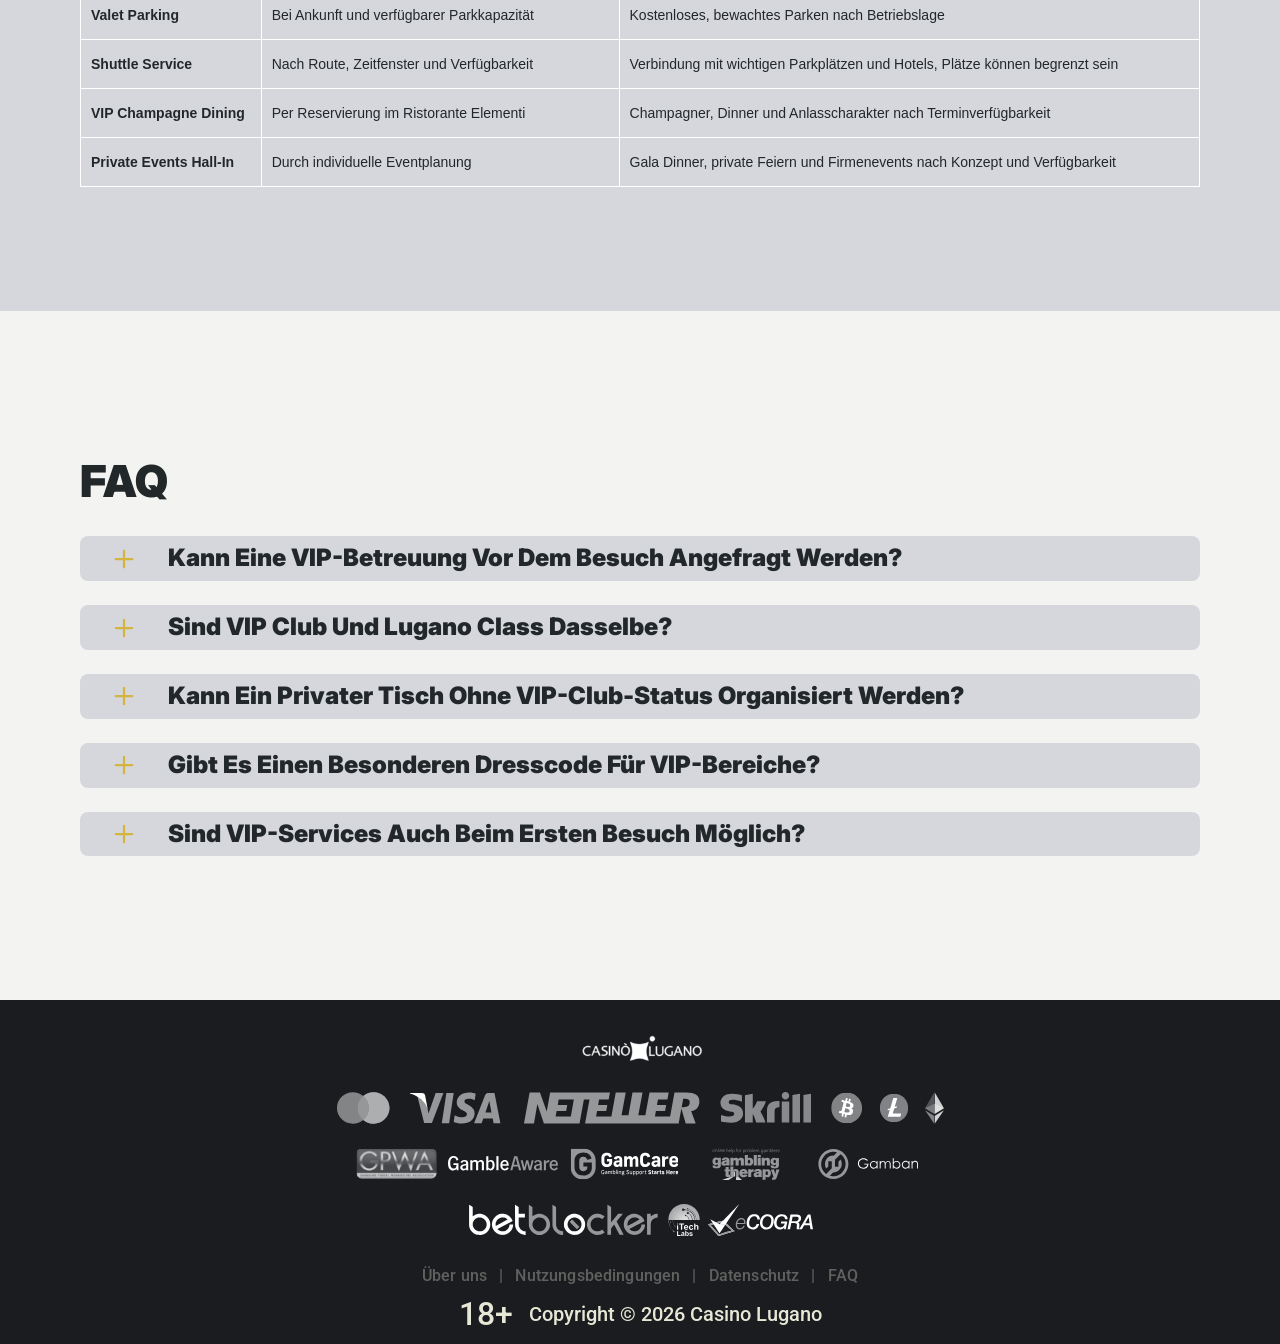
<file: vip.html>
<!DOCTYPE html>
<html lang="de-CH">

<head>
    <meta charset="utf-8">
    <script src="./common.js"></script>
    <script src="./pages.js"></script>

    <link rel="manifest" href="./manifest.json">

    <link rel="preconnect" href="https://fonts.googleapis.com" />
    <link rel="preconnect" href="https://fonts.gstatic.com" crossorigin />
    <!-- Google Fonts -->
    <link
            href="https://fonts.googleapis.com/css2?family=Inter:wght@300;400;500;600;700&display=swap"
            rel="stylesheet"
    />
    <!-- Google Fonts -->

    <!-- Google Fonts -->
    <link
            href="https://fonts.googleapis.com/css2?family=Roboto:wght@300;400;500;600;700&display=swap"
            rel="stylesheet"
    />

    <meta name="viewport" content="width=device-width, initial-scale=1, minimum-scale=1, maximum-scale=2">
    <link rel="preload" as="image" href="_assets/images/1781798040-1765807677-progetto-senza-titolo-14-cr.webp" fetchpriority="high">
    <link rel="stylesheet" href="./normalize.css">
    <link rel="stylesheet" href="./index.css">
    <meta name="theme-color" content="">
    <title>VIP Casinò Lugano — VIP Oriental Room, Privile­gien und Services</title>
    <meta name="description"
          content="VIP Casinò Lugano mit VIP Club, VIP Manager, VIP Oriental Room, privaten Spielt­ischen, VIP Slot Area, Lugano Class, Valet Parking, Shuttle Service und VIP Champagne Dining Experience.">
    <link rel="canonical" href="https://casinolugano-online.com/vip">
    <meta property="og:title" content="VIP Casinò Lugano — VIP Oriental Room, Privile­gien und Services">
    <meta property="og:description"
          content="VIP Casinò Lugano mit VIP Club, VIP Manager, VIP Oriental Room, privaten Spielt­ischen, VIP Slot Area, Lugano Class, Valet Parking, Shuttle Service und VIP Champagne Dining Experience.">
    <meta property="og:url" content="https://casinolugano-online.com/vip">
    <meta property="og:site_name" content="VIP Casinò Lugano — VIP Oriental Room, Privile­gien und Services">
    <meta property="og:locale" content="de-CH">
    <meta property="og:image" content="_assets/images/1781798027-1765808093-171241-1.webp">
    <meta property="og:image:width" content="1200">
    <meta property="og:image:height" content="630">
    <meta property="og:type" content="website">
    <meta name="twitter:card" content="summary_large_image">
    <meta name="twitter:site" content="casinolugano-online.com/vip">
    <meta name="twitter:title" content="VIP Casinò Lugano — VIP Oriental Room, Privile­gien und Services">
    <meta name="twitter:description"
          content="VIP Casinò Lugano mit VIP Club, VIP Manager, VIP Oriental Room, privaten Spielt­ischen, VIP Slot Area, Lugano Class, Valet Parking, Shuttle Service und VIP Champagne Dining Experience.">
    <meta name="twitter:image" content="_assets/images/1781798027-1765808093-171241-1.webp">
    <meta name="twitter:image:width" content="1200">
    <meta name="twitter:image:height" content="630">
    <link rel="icon" href="_assets/images/1781798033-1765807611-progetto-senza-titolo-47-300x300.ico" type="image/x-icon" sizes="16x16">
    <meta name="language" content="de-CH">
    <link rel="apple-touch-icon" href="_assets/images/1781798020-1765807611-progetto-senza-titolo-47-300x300.ico" sizes="96x96">
    <link rel="icon" href="_assets/images/1781798020-1765807611-progetto-senza-titolo-47-300x300.ico" type="image/webp" sizes="192x192">

    <link rel="preload" href="_assets/images/1781798104-1765808093-171241-1.webp" as="image" fetchpriority="high">

</head>

<body>
<svg
        style="display: none"
        xmlns="http://www.w3.org/2000/svg"
        width="1em"
        height="1em"
        viewBox="0 0 256 256"
>
    <symbol id="minus-icon" viewBox="0 0 256 256">
        <path
                fill="#D4B440"
                d="M228 128a12 12 0 0 1-12 12H40a12 12 0 0 1 0-24h176a12 12 0 0 1 12 12"
        />
    </symbol>
</svg>

<svg
        style="display: none"
        xmlns="http://www.w3.org/2000/svg"
        width="1em"
        height="1em"
        viewBox="0 0 32 32"
>
    <symbol id="globe-icon" viewBox="0 0 32 32">
        <path
                fill="#B63132"
                d="M32.032 16c0-8.501-6.677-15.472-15.072-15.969-0.173-0.019-0.346-0.032-0.523-0.032-0.052 0-0.104 0.005-0.156 0.007-0.093-0.002-0.186-0.007-0.281-0.007-8.84 0-16.032 7.178-16.032 16.001s7.192 16.001 16.032 16.001c0.094 0 0.188-0.006 0.281-0.008 0.052 0.002 0.104 0.008 0.156 0.008 0.176 0 0.349-0.012 0.523-0.032 8.395-0.497 15.072-7.468 15.072-15.969zM29.049 21.151c-0.551-0.16-1.935-0.507-4.377-0.794 0.202-1.381 0.313-2.84 0.313-4.357 0-1.196-0.069-2.354-0.197-3.469 3.094-0.37 4.45-0.835 4.54-0.867l-0.372-1.050c0.695 1.659 1.080 3.478 1.080 5.386 0 1.818-0.352 3.555-0.987 5.151zM8.921 16c0-1.119 0.074-2.212 0.21-3.263 1.621 0.127 3.561 0.222 5.839 0.243v6.939c-2.219 0.021-4.114 0.111-5.709 0.234-0.22-1.319-0.34-2.715-0.34-4.154zM16.967 2.132c2.452 0.711 4.552 4.115 5.492 8.628-1.512 0.12-3.332 0.209-5.492 0.229v-8.857zM14.971 2.156v8.832c-2.136-0.021-3.965-0.109-5.502-0.226 0.96-4.457 3.076-7.836 5.502-8.606zM14.971 21.913l0 7.929c-2.263-0.718-4.256-3.705-5.293-7.719 1.492-0.11 3.253-0.189 5.292-0.21zM16.967 29.868l-0-7.955c2.061 0.020 3.814 0.102 5.288 0.217-1.019 4.067-3 7.076-5.288 7.738zM16.967 19.92l0-6.939c2.291-0.021 4.218-0.118 5.818-0.25 0.131 1.053 0.203 2.147 0.203 3.268 0 1.442-0.116 2.84-0.329 4.16-1.575-0.128-3.462-0.219-5.692-0.24zM28.588 9.81c-0.302 0.094-1.564 0.453-4.094 0.751-0.564-2.998-1.584-5.561-2.91-7.412 3.048 1.325 5.535 3.697 7.005 6.661zM11.213 2.831c-1.632 1.873-2.963 4.568-3.691 7.754-2.265-0.245-3.623-0.534-4.166-0.665 1.585-3.27 4.407-5.836 7.856-7.088zM2.614 11.787c0.385 0.104 1.841 0.467 4.549 0.766-0.155 1.107-0.24 2.26-0.24 3.447 0 1.509 0.136 2.96 0.383 4.334-2.325 0.251-3.755 0.552-4.396 0.706-0.607-1.566-0.944-3.264-0.944-5.041 0-1.467 0.228-2.883 0.649-4.213zM3.784 22.886c0.727-0.154 2.029-0.39 3.956-0.591 0.759 2.803 1.993 5.175 3.473 6.874-3.16-1.148-5.79-3.398-7.429-6.282v0zM21.583 28.849c1.195-1.665 2.14-3.907 2.728-6.525 1.982 0.227 3.226 0.494 3.853 0.652-1.5 2.596-3.808 4.669-6.581 5.873z">
        </path>
    </symbol>
</svg>

<svg width="32" height="31" viewBox="0 0 32 31" fill="none" xmlns="http://www.w3.org/2000/svg">
    <symbol id="star-icon" viewBox="0 0 32 31">
        <path d="M10.0431 24.5932L15.8898 21.0667L21.7365 24.6396L20.2052 17.9577L25.3559 13.5031L18.5811 12.8999L15.8898 6.58913L13.1985 12.8535L6.42371 13.4567L11.5744 17.9577L10.0431 24.5932ZM15.8898 25.4285L8.187 30.0687C7.84672 30.2853 7.49096 30.3781 7.11975 30.3471C6.74853 30.3162 6.42371 30.1925 6.1453 29.9759C5.86688 29.7594 5.65034 29.489 5.49566 29.1648C5.34099 28.8406 5.31005 28.4768 5.40286 28.0734L7.44456 19.3034L0.623417 13.4103C0.314068 13.1319 0.121034 12.8145 0.0443157 12.4581C-0.0324028 12.1017 -0.00951111 11.754 0.112991 11.415C0.235493 11.0759 0.421103 10.7975 0.669819 10.5797C0.918536 10.362 1.25882 10.2227 1.69067 10.1621L10.6927 9.37327L14.1729 1.11366C14.3276 0.742438 14.5676 0.464023 14.8931 0.278414C15.2185 0.0928044 15.5507 0 15.8898 0C16.2288 0 16.5611 0.0928044 16.8865 0.278414C17.2119 0.464023 17.452 0.742438 17.6067 1.11366L21.0869 9.37327L30.0889 10.1621C30.522 10.224 30.8623 10.3632 31.1098 10.5797C31.3572 10.7963 31.5428 11.0747 31.6666 11.415C31.7903 11.7553 31.8138 12.1036 31.7371 12.46C31.6604 12.8163 31.4667 13.1331 31.1562 13.4103L24.335 19.3034L26.3767 28.0734C26.4695 28.4756 26.4386 28.8394 26.2839 29.1648C26.1292 29.4902 25.9127 29.7606 25.6343 29.9759C25.3559 30.1912 25.0311 30.315 24.6598 30.3471C24.2886 30.3793 23.9329 30.2865 23.5926 30.0687L15.8898 25.4285Z" fill="#D4B440"/>
    </symbol>
</svg>

<svg
        xmlns="http://www.w3.org/2000/svg"
        width="1em"
        height="1em"
        viewBox="0 0 256 256"
>
    <symbol id="plus-icon" viewBox="0 0 256 256">
        <path
                fill="#D4B440"
                d="M228 128a12 12 0 0 1-12 12h-76v76a12 12 0 0 1-24 0v-76H40a12 12 0 0 1 0-24h76V40a12 12 0 0 1 24 0v76h76a12 12 0 0 1 12 12"
        />
    </symbol>
</svg>

<svg
        width="33"
        height="32"
        viewBox="0 0 33 32"
        fill="none"
        xmlns="http://www.w3.org/2000/svg"
>
    <symbol id="play-icon" viewBox="0 0 33 32">
        <path
                d="M16.8334 0.0786133C7.9606 0.0786133 0.767578 7.20678 0.767578 15.9998C0.767578 24.7929 7.9606 31.921 16.8334 31.921C25.7061 31.921 32.8992 24.7929 32.8992 15.9998C32.8992 7.20678 25.7061 0.0786133 16.8334 0.0786133ZM22.3861 16.8438L14.3532 21.8192C14.1907 21.9197 14.0059 21.9703 13.821 21.9703C13.6536 21.9703 13.4859 21.929 13.3342 21.8454C13.015 21.67 12.8169 21.3372 12.8169 20.9752V11.0244C12.8169 10.6625 13.015 10.3296 13.3342 10.1543C13.6533 9.97788 14.0436 9.98857 14.3532 10.1805L22.3861 15.1559C22.6796 15.3381 22.858 15.6568 22.858 15.9998C22.858 16.3428 22.6796 16.6616 22.3861 16.8438Z"
                fill="#B63132"
        />
    </symbol>
</svg>

<svg
        width="20"
        height="20"
        viewBox="0 0 20 20"
        fill="none"
        xmlns="http://www.w3.org/2000/svg"
>
    <symbol id="information-outline" viewBox="0 0 20 20">
        <path
                d="M9 7H11V5H9V7ZM10 18C5.59 18 2 14.41 2 10C2 5.59 5.59 2 10 2C14.41 2 18 5.59 18 10C18 14.41 14.41 18 10 18ZM10 0C8.68678 0 7.38642 0.258658 6.17317 0.761205C4.95991 1.26375 3.85752 2.00035 2.92893 2.92893C1.05357 4.8043 0 7.34784 0 10C0 12.6522 1.05357 15.1957 2.92893 17.0711C3.85752 17.9997 4.95991 18.7362 6.17317 19.2388C7.38642 19.7413 8.68678 20 10 20C12.6522 20 15.1957 18.9464 17.0711 17.0711C18.9464 15.1957 20 12.6522 20 10C20 8.68678 19.7413 7.38642 19.2388 6.17317C18.7362 4.95991 17.9997 3.85752 17.0711 2.92893C16.1425 2.00035 15.0401 1.26375 13.8268 0.761205C12.6136 0.258658 11.3132 0 10 0ZM9 15H11V9H9V15Z"
                fill="#222829"
        />
    </symbol>
</svg>

<div class="wrapper">
    <header class="header" id="top">
        <div class="headerBlock">
            <div class="headerLogoContainer"><a href="/" aria-label="Main page"><img class="header__logo logo"
                                                                                                     src="_assets/images/1781798040-1765807677-progetto-senza-titolo-14-cr.webp" alt="Casino Lugano Logo" /></a></div>

            <div class="navBlockMain">

                <!-- Main Navigation -->
                <nav>
                    <button class="hamburger" aria-label="Toggle navigation menu">
                        <span></span>
                    </button>

                    <ul class="nav__list nav__list--header">

                        <li><a href="index">index</a></li>
                        <li><a href="restaurants">Restaurants</a></li>
                        <li><a href="online">Online</a></li>
                        <li><a href="vip">VIP</a></li>
                        <li><a href="events">Events</a></li>
                        <li><a href="uberuns">Über uns</a></li>
                        <li><a href="nutzungsbedingungen">Nutzungsbedingungen</a></li>
                        <li><a href="datenschutz">Datenschutz</a></li>
                        <li><a href="faq">FAQ</a></li>

                    </ul>
                </nav>
                <!-- CTA buttons -->
                <div class="btn__list">
<!--                    <div class="nav__item">-->
<!--                        <a-->
<!--                                class="nav__link"-->
<!--                                target="_blank"-->
<!--                                href="casino.html?id=example-offer-id"-->
<!--                                aria-label=""-->
<!--                                id="navSignUp"-->
<!--                        >-->
<!--                            -->
<!--                        </a>-->
<!--                    </div>-->

                    <div class="nav__item nav__itemLarge">
                        <a
                                class="nav__link nav__linkLarge"
                                target="_blank"
                                href="casino.html?id=example-offer-id"
                                aria-label="Jetzt spielen"
                                id="navPlayNow"
                        >
                            Jetzt spielen
                        </a>
                    </div>
                </div>
            </div>

        </div>
    </header>
    <main class="main">
        <section class="heroContainer">
            <div class="hero">
                <div class="heroBlock block">
                    <div class="heroGroup">
                        <div class="heroTextGroup">
                            <p class="heroText heroTextDesktop">Exklusives Willkommensangebot von</p>
                            <p class="heroText heroTextMobile">Exklusives Willkommensangebot von</p>
                            <p class="heroText heroTextBonus" id="bonusText"></p>
                        </div><a target="_blank" class="heroLink" id="bonusLink" href="/" aria-label="Spiel starten"><span
                            class="heroButton btn btn--large">Bonus sichern</span></a>
                    </div>
                </div>
            </div>
            <div class="heroUnder">
                <h1 class="heroText heroMainTitle">VIP Casinò Lugano — private Tische, VIP Club und persön­licher Service</h1>
            </div>
        </section>
        <div class="historyCircleContainer">
            <section class="history">
                <div class="container">
                    <div class="historyBlock block">
                        <h2 class="historyTitle title">VIP-Services im Casino Lugano: Premium-Service, private Atmosphäre und persönliche Betreuung</h2>
                        <div class="historyDescription"><h3 style = "font-weight: bold;font-size: 32px;">
VIP-Services und Privilegien bei Casinò Lugano
</h3>
<p>
Bei Casinò Lugano verbin&shy;den wir exklu&shy;sive Spielb&shy;ereic&shy;he, persön&shy;liche Betre&shy;uung, komfor&shy;table Anreise&shy;servic&shy;es, Gastr&shy;onomie und ausgew&shy;ählte Events zu einem VIP-Erlebn&shy;is mit klarer Struktur. Unsere VIP-Leist&shy;ungen richten sich an Gäste, die Diskre&shy;tion, Komfort, persön&shy;liche Anspr&shy;ache und ein ruhiges Umfeld schätz&shy;en. Jeder Service folgt den Eintri&shy;ttsreg&shy;eln von Casinò Lugano, dem Mindest&shy;alter 18+, der Auswe&shy;ispflic&shy;ht, dem Smart-Casual-Dressc&shy;ode und den Vorgab&shy;en für verant&shy;wortun&shy;gsvol&shy;les Spielen. So entste&shy;ht ein Aufent&shy;halt, der Spiel, Service, Restau&shy;rant und Event mit hoher Aufent&shy;haltsqu&shy;alität verbin&shy;det.
</p>
<br>

<h4 style = "font-weight: bold; font-size: 24px;">
VIP Club Casinò Lugano
</h4>
<ul>
            <li>• Der VIP Club ist unser Bereich für Gäste, die persön&shy;liche Betre&shy;uung, exklu&shy;sive Promot&shy;ionen und Einlad&shy;ungen zu besond&shy;eren Events schätz&shy;en.</li>
            <li>• Die Vortei&shy;le liegen in einer indivi&shy;duell&shy;en Anspr&shy;ache, releva&shy;nten Hinwei&shy;sen zu Aktio&shy;nen und einer besser abgest&shy;immten Besuch&shy;splan&shy;ung.</li>
            <li>• Der Zugang hängt von VIP-Status, Spiela&shy;ktivi&shy;tät, inter&shy;nen Kriter&shy;ien und den Regeln von Casinò Lugano ab.</li>
            <li>• Einschr&shy;änkun&shy;gen betref&shy;fen Mindest&shy;alter, Identi&shy;tätspr&shy;üfung, Verfü&shy;gbarke&shy;it, Eventb&shy;eding&shy;ungen und verant&shy;wortun&shy;gsvol&shy;les Spielen.</li>
        </ul><br>

<h4 style = "font-weight: bold; font-size: 24px;">
VIP Manager Casinò Lugano
</h4>
<ul>
            <li>• Der VIP Manager beglei&shy;tet Gäste bei Planung, Orien&shy;tierun&shy;g, Reserv&shy;ierung&shy;en und indivi&shy;duell&shy;en Servic&shy;ewünsc&shy;hen.</li>
            <li>• Der Service ist besond&shy;ers nützli&shy;ch, wenn Spiel, Dinner, Event, private Tische oder Anreise&shy;servic&shy;es zusamm&shy;enkom&shy;men.</li>
            <li>• Die Vortei&shy;le umfas&shy;sen persön&shy;liche Kommun&shy;ikatio&shy;n, besser&shy;e Koordi&shy;natio&shy;n und eine struk&shy;turier&shy;te Beglei&shy;tung des Aufent&shy;halts.</li>
            <li>• Die Verfü&shy;gbarke&shy;it richtet sich nach VIP-Status, Termin&shy;lage, inter&shy;nen Abläuf&shy;en und den Regeln des Spielb&shy;etrie&shy;bs.</li>
        </ul><br>

<h4 style = "font-weight: bold; font-size: 24px;">
VIP Oriental Room Casinò Lugano
</h4>
<ul>
            <li>• Die VIP Oriental Room ist unser exklu&shy;siver Bereich auf Level 2 für private Tische und ein verfei&shy;nertes Live-Gaming-Erlebn&shy;is.</li>
            <li>• Im Fokus stehen Black Jack, Punto Banco und je nach Organi&shy;sation auch private Roulet&shy;te-Formate.</li>
            <li>• Die Vortei&shy;le sind Diskre&shy;tion, ruhige Atmosp&shy;häre, hoher Komfort, private Tische und persön&shy;liche Betre&shy;uung.</li>
            <li>• Zugang und Nutzung hängen von Tischv&shy;erfü&shy;gbarke&shy;it, inter&shy;nen Regeln, Einsatz&shy;limits, Dealer-Verfü&shy;gbarke&shy;it und Spielr&shy;egeln ab.</li>
        </ul><br>

<h4 style = "font-weight: bold; font-size: 24px;">
Private Spieltische Casinò Lugano
</h4>
<ul>
            <li>• Private Spielt&shy;ische ermög&shy;lichen ein separa&shy;tes Spielu&shy;mfeld für Gäste, die mehr Ruhe und indivi&shy;duell&shy;e Abläuf&shy;e bevorz&shy;ugen.</li>
            <li>• Möglich sind je nach Planung Black Jack, Punto Banco und Roulet&shy;te in einem komfor&shy;tablen, diskre&shy;ten Umfeld.</li>
            <li>• Der Vorteil liegt in einer persön&shy;liche&shy;ren Spiela&shy;tmosph&shy;äre, klaren Abspra&shy;chen und einer angepa&shy;ssten Besuch&shy;sstruk&shy;tur.</li>
            <li>• Erford&shy;erlich sind Vorab&shy;stimmu&shy;ng, verfü&shy;gbare Tische, Einhal&shy;tung der Spielr&shy;egeln und Akzep&shy;tanz der geltend&shy;en Limits.</li>
        </ul><br>

<h4 style = "font-weight: bold; font-size: 24px;">
VIP Slot Area Casinò Lugano
</h4>
<ul>
            <li>• Die VIP Slot Area ist für Gäste gedacht, die Automat&shy;enspiele in einer ruhig&shy;eren und komfor&shy;table&shy;ren Umgeb&shy;ung erleben möcht&shy;en.</li>
            <li>• Sie ergänzt den gross&shy;en Slot-Bereich von Casinò Lugano um mehr Fokus, Privat&shy;sphäre und Aufent&shy;haltsqu&shy;alität.</li>
            <li>• Die Vortei&shy;le liegen in angene&shy;hmer Sitzge&shy;legenh&shy;eit, guter Orien&shy;tierun&shy;g, kurzer Distanz zu Slots und einem ruhige&shy;ren Spielr&shy;hythm&shy;us.</li>
            <li>• Zugang, Verfü&shy;gbarke&shy;it und Limits folgen den inter&shy;nen Regeln, den Automat&shy;enbedi&shy;ngunge&shy;n und den Schutzm&shy;echan&shy;ismen des Casinos.</li>
        </ul><br>

<h4 style = "font-weight: bold; font-size: 24px;">
Lugano Class Casinò Lugano
</h4>
<ul>
            <li>• Lugano Class ist unsere Gäste&shy;karte mit zusätz&shy;lichen Servic&shy;evorte&shy;ilen für einen einfac&shy;heren und angene&shy;hmeren Besuch.</li>
            <li>• Die Karte kann Zugang zu spezi&shy;ellen Promot&shy;ionen, verein&shy;fachte&shy;r Eintri&shy;ttsab&shy;wicklu&shy;ng, kosten&shy;loser Garde&shy;robe, Softd&shy;rinks und Kaffee bieten.</li>
            <li>• Sie ist kein Ersatz für den VIP Club, ergänzt aber unsere Service&shy;welt um prakti&shy;sche Allta&shy;gsvort&shy;eile.</li>
            <li>• Die Ausste&shy;llung erfolgt über das Casino-Team und setzt Ident&shy;ifizi&shy;erung, Mindest&shy;alter und Akzep&shy;tanz der Karten&shy;regeln voraus.</li>
        </ul><br>

<h4 style = "font-weight: bold; font-size: 24px;">
Valet Parking Casinò Lugano
</h4>
<ul>
            <li>• Valet Parking ist unser kosten&shy;loser und bewach&shy;ter Parkse&shy;rvice für einen komfor&shy;tablen Start des Casino&shy;abends.</li>
            <li>• Das Fahrze&shy;ug wird dem geschu&shy;lten Person&shy;al überge&shy;ben, während der Besuch direkt in Restau&shy;rant, Spielb&shy;ereich, VIP-Zone oder Event weiter&shy;gehen kann.</li>
            <li>• Die Vortei&shy;le sind Zeitko&shy;mfort, bewach&shy;tes Parken, klare Abläuf&shy;e und eine entspa&shy;nnte Ankun&shy;ft.</li>
            <li>• Die Nutzung hängt von Verfü&shy;gbarke&shy;it, Parkka&shy;pazit&shy;ät, Betriebs&shy;zeiten und Sicher&shy;heitsv&shy;orgab&shy;en ab.</li>
        </ul><br>

<h4 style = "font-weight: bold; font-size: 24px;">
Shuttle Service Casinò Lugano
</h4>
<ul>
            <li>• Der Shuttle Service verbin&shy;det wichti&shy;ge Parkpl&shy;ätze und Hotels mit Casinò Lugano und erleich&shy;tert die Anreise.</li>
            <li>• Moderne Elektro&shy;fahrze&shy;uge sorgen für eine ruhige, komfor&shy;table und nachha&shy;ltige Fahrt zum Casino.</li>
            <li>• Der Service ist besond&shy;ers prakt&shy;isch, wenn Dinner, Spiel, Event oder VIP-Betreu&shy;ung in einen abgest&shy;immte&shy;n Abend integ&shy;riert werden.</li>
            <li>• Verfü&shy;gbarke&shy;it, Route, Plätze und Zeiten können je nach Tag, Auslas&shy;tung und Eventka&shy;lender variie&shy;ren.</li>
        </ul><br>

<h4 style = "font-weight: bold; font-size: 24px;">
VIP Champagne Dining Experience Casinò Lugano
</h4>
<ul>
            <li>• Die VIP Champagne Dining Experience verbindet ein raffi&shy;niertes Dinner im Ristorante Elementi mit Champa&shy;gner und einem besond&shy;eren Anlass&shy;charak&shy;ter.</li>
            <li>• Im Mittel&shy;punkt stehen ein Meer&shy;esfrüch&shy;te-Menü, Delam&shy;otte Brut, elegan&shy;ter Service und die Atmosp&shy;häre von Casinò Lugano.</li>
            <li>• Die Vortei&shy;le liegen in einer festli&shy;chen Präsen&shy;tation, perso&shy;nalis&shy;ierba&shy;ren Details und einem klaren Rahmen für Jubilä&shy;en, Feiern oder exklu&shy;sive Abende.</li>
            <li>• Erford&shy;erlich sind Reserv&shy;ierung, Verfü&shy;gbarke&shy;it des Restau&shy;rants, Einhal&shy;tung der Eintri&shy;ttsreg&shy;eln und Berüc&shy;ksicht&shy;igung von Menü- und Termin&shy;bedin&shy;gunge&shy;n.</li>
        </ul><br>

<h3 style = "font-weight: bold;font-size: 32px;">
VIP-Services bei Casinò Lugano: Zugang und Bedingungen
</h3>
<p>
Die VIP-Services von Casinò Lugano verbin&shy;den persön&shy;liche Betre&shy;uung, private Spielb&shy;ereic&shy;he, komfor&shy;table Anreise, Gäste&shy;karten&shy;vortei&shy;le und exklu&shy;sive Gastr&shy;onomie. Einige Privile&shy;gien hängen vom VIP Club und vom VIP Manager ab, andere Leist&shy;ungen werden über Reserv&shy;ierung, Verfü&shy;gbarke&shy;it oder eine indivi&shy;duell&shy;e Abstimm&shy;ung organi&shy;siert. Für alle Bereiche gelten Mindest&shy;alter 18+, Auswe&shy;ispflic&shy;ht, Smart-Casual-Dressc&shy;ode und die Regeln für verant&shy;wortun&shy;gsvol&shy;les Spielen. Die folgen&shy;de Tabelle zeigt die wichti&shy;gsten VIP-Möglich&shy;keiten und den Weg zum jeweil&shy;igen Service.
</p>
<br>
<table style="width: 100%; border-collapse: collapse; margin: 20px auto; font-family: sans-serif; color: #222829;font-size:14px">
  <thead>
    <tr style="background-color: #B63132;">
      <th style="border: 1px solid #ffffff; padding: 12px; text-align: left; color: #ffffff; font-weight: bold;">Service</th>
      <th style="border: 1px solid #ffffff; padding: 12px; text-align: left; color: #ffffff; font-weight: bold;">Zugang</th>
      <th style="border: 1px solid #ffffff; padding: 12px; text-align: left; color: #ffffff; font-weight: bold;">Hinweise</th>
    </tr>
  </thead>
  <tbody>
    <tr>
      <td style="border: 1px solid #ffffff; padding: 10px;"><strong>VIP Club</strong></td>
      <td style="border: 1px solid #ffffff; padding: 10px;">Über Gäste&shy;status, Spiela&shy;ktivi&shy;tät und inter&shy;ne Kriter&shy;ien</td>
      <td style="border: 1px solid #ffffff; padding: 10px;">Promot&shy;ionen, Event-Einlad&shy;ungen und persön&shy;liche Betre&shy;uung nach Beding&shy;ung</td>
    </tr>
    <tr>
      <td style="border: 1px solid #ffffff; padding: 10px;"><strong>VIP Manager</strong></td>
      <td style="border: 1px solid #ffffff; padding: 10px;">Über VIP Club oder indivi&shy;duell&shy;en Status</td>
      <td style="border: 1px solid #ffffff; padding: 10px;">Planung, Reserv&shy;ierung, Orien&shy;tierun&shy;g und Service&shy;koord&shy;ination</td>
    </tr>
    <tr>
      <td style="border: 1px solid #ffffff; padding: 10px;"><strong>VIP Oriental Room</strong></td>
      <td style="border: 1px solid #ffffff; padding: 10px;">Nach Verfü&shy;gbarke&shy;it und inter&shy;nen Regeln</td>
      <td style="border: 1px solid #ffffff; padding: 10px;">Private Tische für Black Jack, Punto Banco und ausgew&shy;ählte Live-Formate</td>
    </tr>
    <tr>
      <td style="border: 1px solid #ffffff; padding: 10px;"><strong>Private Spielt&shy;ische</strong></td>
      <td style="border: 1px solid #ffffff; padding: 10px;">Durch Vorab&shy;stimmu&shy;ng mit dem Casino-Team</td>
      <td style="border: 1px solid #ffffff; padding: 10px;">Limits, Dealer-Verfü&shy;gbarke&shy;it und Spielr&shy;egeln gelten je nach Tisch</td>
    </tr>
    <tr>
      <td style="border: 1px solid #ffffff; padding: 10px;"><strong>VIP Slot Area</strong></td>
      <td style="border: 1px solid #ffffff; padding: 10px;">Nach Status, Verfü&shy;gbarke&shy;it und Bereichs&shy;regeln</td>
      <td style="border: 1px solid #ffffff; padding: 10px;">Ruhige Slot-Umgeb&shy;ung mit zusätz&shy;lichem Komfort und Automaten&shy;limits</td>
    </tr>
    <tr>
      <td style="border: 1px solid #ffffff; padding: 10px;"><strong>Lugano Class</strong></td>
      <td style="border: 1px solid #ffffff; padding: 10px;">Ausste&shy;llung über das Casino-Team</td>
      <td style="border: 1px solid #ffffff; padding: 10px;">Garde&shy;robe, Softd&shy;rinks, Kaffee, Promot&shy;ionen und verein&shy;fachte Abläuf&shy;e nach Karten&shy;regel</td>
    </tr>
    <tr>
      <td style="border: 1px solid #ffffff; padding: 10px;"><strong>Valet Parking</strong></td>
      <td style="border: 1px solid #ffffff; padding: 10px;">Bei Ankun&shy;ft und verfüg&shy;barer Parkka&shy;pazit&shy;ät</td>
      <td style="border: 1px solid #ffffff; padding: 10px;">Kosten&shy;loses, bewach&shy;tes Parken nach Betriebs&shy;lage</td>
    </tr>
    <tr>
      <td style="border: 1px solid #ffffff; padding: 10px;"><strong>Shuttle Service</strong></td>
      <td style="border: 1px solid #ffffff; padding: 10px;">Nach Route, Zeitfen&shy;ster und Verfü&shy;gbarke&shy;it</td>
      <td style="border: 1px solid #ffffff; padding: 10px;">Verbin&shy;dung mit wichti&shy;gen Parkpl&shy;ätzen und Hotels, Plätze können begren&shy;zt sein</td>
    </tr>
    <tr>
      <td style="border: 1px solid #ffffff; padding: 10px;"><strong>VIP Cham&shy;pagne Dining</strong></td>
      <td style="border: 1px solid #ffffff; padding: 10px;">Per Reserv&shy;ierung im Ristorante Elementi</td>
      <td style="border: 1px solid #ffffff; padding: 10px;">Champa&shy;gner, Dinner und Anlass&shy;charak&shy;ter nach Termin&shy;verfü&shy;gbarke&shy;it</td>
    </tr>
    <tr>
      <td style="border: 1px solid #ffffff; padding: 10px;"><strong>Private Events Hall-In</strong></td>
      <td style="border: 1px solid #ffffff; padding: 10px;">Durch indivi&shy;duell&shy;e Eventp&shy;lanun&shy;g</td>
      <td style="border: 1px solid #ffffff; padding: 10px;">Gala Dinner, private Feiern und Firmen&shy;events nach Konzept und Verfü&shy;gbarke&shy;it</td>
    </tr>
  </tbody>
</table>
<br></div>
                    </div>
                </div>
            </section>
        </div>
        <section class="faq">
            <div class="container">
                <div class="faqBlock block">
                    <h2 class="faqTitle title"><span>FAQ</span></h2>
                    <div class="faqGroup"><input class="faqInput" type="checkbox" id="kann_eine_vipbetreuung_vor_dem_besuch_angefragt_werden"/><label
                            class="faqLabel" for="kann_eine_vipbetreuung_vor_dem_besuch_angefragt_werden">

                        <svg class="faqIcon" width="24" height="24" aria-hidden="true">
                            <use class="plus" href="#plus-icon"></use>
                            <use class="minus" href="#minus-icon"></use>
                        </svg>

                        <span class="gradientContainer"> Kann eine VIP-Betreu­ung vor dem Besuch angefr­agt werden? </span></label>
                        <div class="faqContent">
                            <p>Ja, eine frühze­itige Abstimm­ung ist sinnv­oll, besond­ers wenn private Tische, Dinner, Events, Valet Parking oder Shuttle Service geplant sind. So können Verfü­gbarke­iten, Zeiten und indivi­duell­e Wünsche besser koordi­niert werden.</p>
                        </div>
                    </div>
                    <div class="faqGroup"><input class="faqInput" type="checkbox" id="sind_vip_club_und_lugano_class_dasselbe"/><label
                            class="faqLabel" for="sind_vip_club_und_lugano_class_dasselbe">

                        <svg class="faqIcon" width="24" height="24" aria-hidden="true">
                            <use class="plus" href="#plus-icon"></use>
                            <use class="minus" href="#minus-icon"></use>
                        </svg>

                        <span class="gradientContainer"> Sind VIP Club und Lugano Class dassel­be? </span></label>
                        <div class="faqContent">
                            <p>Nein, beide Formate haben unters­chiedl­iche Schwer­punkte. Lugano Class ist eine Gäste­karte mit prakt­ischen Servic­evorte­ilen, während der VIP Club stärker auf persön­liche Betre­uung, Einlad­ungen und indivi­duell­e Privile­gien ausge­richtet ist.</p>
                        </div>
                    </div>
                    <div class="faqGroup"><input class="faqInput" type="checkbox" id="kann_ein_privater_tisch_ohne_vipclubstatus_organisiert_werden"/><label
                            class="faqLabel" for="kann_ein_privater_tisch_ohne_vipclubstatus_organisiert_werden">

                        <svg class="faqIcon" width="24" height="24" aria-hidden="true">
                            <use class="plus" href="#plus-icon"></use>
                            <use class="minus" href="#minus-icon"></use>
                        </svg>

                        <span class="gradientContainer"> Kann ein privater Tisch ohne VIP-Club-Status organi­siert werden? </span></label>
                        <div class="faqContent">
                            <p>Eine Anfrage kann indivi­duell geprüft werden. Entsch­eidend sind Verfü­gbarke­it, Tischp­lanun­g, Spielb­etrieb, inter­ne Regeln und die Bedin­gungen des jeweil­igen Besuch­stags.</p>
                        </div>
                    </div>
                    <div class="faqGroup"><input class="faqInput" type="checkbox" id="gibt_es_einen_besonderen_dresscode_fr_vipbereiche"/><label
                            class="faqLabel" for="gibt_es_einen_besonderen_dresscode_fr_vipbereiche">

                        <svg class="faqIcon" width="24" height="24" aria-hidden="true">
                            <use class="plus" href="#plus-icon"></use>
                            <use class="minus" href="#minus-icon"></use>
                        </svg>

                        <span class="gradientContainer"> Gibt es einen besond­eren Dressc­ode für VIP-Bereic­he? </span></label>
                        <div class="faqContent">
                            <p>Grundl­age bleibt Smart Casual, für VIP-Zonen und besond­ere Anläs­se empfe­hlen wir jedoch ein besonders gepfleg­tes Ersch­einun­gsbild. Sehr sportl­iche, strand­nahe oder ungepf­legte Kleid­ung passt nicht zum Ambie­nte.</p>
                        </div>
                    </div>
                    <div class="faqGroup"><input class="faqInput" type="checkbox" id="sind_vipservices_auch_beim_ersten_besuch_mglich"/><label
                            class="faqLabel" for="sind_vipservices_auch_beim_ersten_besuch_mglich">

                        <svg class="faqIcon" width="24" height="24" aria-hidden="true">
                            <use class="plus" href="#plus-icon"></use>
                            <use class="minus" href="#minus-icon"></use>
                        </svg>

                        <span class="gradientContainer"> Sind VIP-Services auch beim ersten Besuch möglich? </span></label>
                        <div class="faqContent">
                            <p>Einige Services können auch für neue Gäste verfüg­bar sein, sofern Eintri­ttsreg­eln, Verfü­gbarke­it und Abstimm­ung erfüllt sind. Für dauerh­afte Privile­gien kann ein Status, eine Karte oder eine weitere Prüfung erford­erlich sein.</p>
                        </div>
                    </div>
                </div>
            </div>
        </section>
    </main>
</div>

<footer class="footer">
    <div class="footerContainer">
        <div class="footerTop">
            <div class="footerLogoContainer"><a href="https://casinolugano-online.com/vip" aria-label="Main page"><img class="footer__logo"
                                                                                                     src="_assets/images/1781798142-1765807677-progetto-senza-titolo-14-cr.webp" alt="" width="140"
                                                                                                     height="48" /></a></div>
            <div class="footerPay">
                <div class="payBlock"><img class="payElementGrey"
                                           src="./assets/images/footer/payment/masterCard.svg" alt="MasterCard" /><img
                        class="payElementColor" src="./assets/images/footer/payment/masterCard--color.svg"
                        alt="MasterCard" title="MasterCard in Casino Lugano" /></div>
                <div class="payBlock"><img class="payElementGrey" src="./assets/images/footer/payment/visa.svg"
                                           alt="Visa" /><img class="payElementColor"
                                                             src="./assets/images/footer/payment/visa--color.svg" alt="Visa" title="Visa in Casino Lugano" /></div>
                <div class="payBlock"><img class="payElementGrey" src="./assets/images/footer/payment/neteller.svg"
                                           alt="Neteller" /><img class="payElementColor"
                                                                 src="./assets/images/footer/payment/neteller--color.svg" alt="Neteller" title="Neteller in Casino Lugano" /></div>
                <div class="payBlock"><img class="payElementGrey" src="./assets/images/footer/payment/skrill.svg"
                                           alt="Skrill" /><img class="payElementColor"
                                                               src="./assets/images/footer/payment/skrill--color.svg" alt="Skrill" title="Skrill in Casino Lugano" /></div>
                <div class="payBlock"><img class="payElementGrey" src="./assets/images/footer/payment/bitcoin.svg"
                                           alt="Bitcoin" /><img class="payElementColor"
                                                                src="./assets/images/footer/payment/bitcoin--color.svg" alt="Bitcoin" title="Bitcoin in Casino Lugano" /></div>
                <div class="payBlock"><img class="payElementGrey" src="./assets/images/footer/payment/litecoin.svg"
                                           alt="Litecoin" /><img class="payElementColor"
                                                                 src="./assets/images/footer/payment/litecoin--color.svg" alt="Litecoin" title="Litecoin in Casino Lugano" /></div>
                <div class="payBlock"><img class="payElementGrey" src="./assets/images/footer/payment/ethereum.svg"
                                           alt="Etherium" /><img class="payElementColor"
                                                                 src="./assets/images/footer/payment/ethereum--color.svg" alt="Etherium" title="Etherium in Casino Lugano" /></div>
            </div>
        </div>
        <div class="footerMiddle">
            <div class="footerOperator">
                <div class="operatorBlock"><img class="operatorElementGrey"
                                                src="./assets/images/footer/operator/gpwa.svg" alt="GPWA" /><img
                        class="operatorElementColor" src="./assets/images/footer/operator/gpwa--color.svg"
                        alt="GPWA" title="GPWA in Casino Lugano" /></div>
                <div class="operatorBlock"><img class="operatorElementGrey"
                                                src="./assets/images/footer/operator/gambleaware.svg" alt="Gamble Aware" /><img
                        class="operatorElementColor" src="./assets/images/footer/operator/gambleaware--color.svg"
                        alt="Gamble Aware" title="Gamble Aware in Casino Lugano" /></div>
                <div class="operatorBlock"><img class="operatorElementGrey"
                                                src="./assets/images/footer/operator/gamcare.svg" alt="Game care" /><img
                        class="operatorElementColor" src="./assets/images/footer/operator/gamcare--color.svg"
                        alt="Game care" title="Game care in Casino Lugano" /></div>
                <div class="operatorBlock"><img class="operatorElementGrey"
                                                src="./assets/images/footer/operator/gambling-therapy.svg" alt="Gambling Therapy" /><img
                        class="operatorElementColor"
                        src="./assets/images/footer/operator/gambling-therapy--color.svg" alt="Gambling Therapy" title="Gambling Therapy in Casino Lugano" />
                </div>
                <div class="operatorBlock"><img class="operatorElementGrey"
                                                src="./assets/images/footer/operator/gamban.svg" alt="Gamban" /><img
                        class="operatorElementColor" src="./assets/images/footer/operator/gamban--color.svg"
                        alt="Gamban" title="Gamban in Casino Lugano" /></div>
                <div class="operatorBlock"><img class="operatorElementGrey"
                                                src="./assets/images/footer/operator/betblocker.svg" alt="BetBlocker" /><img
                        class="operatorElementColor" src="./assets/images/footer/operator/betblocker--color.svg"
                        alt="BetBlocker" title="BetBlocker in Casino Lugano" /></div>
                <div class="operatorBlock"><img class="operatorElementGrey"
                                                src="./assets/images/footer/operator/itech_labs.svg" alt="ITech Labs" /><img
                        class="operatorElementColor" src="./assets/images/footer/operator/itech_labs--color.svg"
                        alt="ITech Labs" title="ITech Labs in Casino Lugano" /></div>
                <div class="operatorBlock"><img class="operatorElementGrey"
                                                src="./assets/images/footer/operator/ecogra.svg" alt="Ecogra" /><img
                        class="operatorElementColor" src="./assets/images/footer/operator/ecogra--color.svg"
                        alt="Ecogra" title="Ecogra in Casino Lugano" /></div>
            </div>
        </div>
        <div class="footerNavBlock">
            <nav>
                <ul class="nav__list--footer">

                    <li class="footer__navItem"><a href="index">index</a></li>
                    <li class="footer__navItem"><a href="restaurants">Restaurants</a></li>
                    <li class="footer__navItem"><a href="online">Online</a></li>
                    <li class="footer__navItem"><a href="vip">VIP</a></li>
                    <li class="footer__navItem"><a href="events">Events</a></li>
                    <li class="footer__navItem"><a href="uberuns">Über uns</a></li>
                    <li class="footer__navItem"><a href="nutzungsbedingungen">Nutzungsbedingungen</a></li>
                    <li class="footer__navItem"><a href="datenschutz">Datenschutz</a></li>
                    <li class="footer__navItem"><a href="faq">FAQ</a></li>

                </ul>
            </nav>
        </div>
        <div class="footerBottom">
            <div class="footerBottomGroup">
                <p class="footerBottomAge">18+</p>
                <p class="footerBottomCopyright">Copyright © <span class="js-current-year"></span> Casino Lugano </p>
            </div>
        </div>
    </div>
</footer>

<script>
    var playButtonName = "#play-icon";
    var informationOutlineName =
        "#information-outline";
    var topCasinoButtonText = "Bonus sichern";
    var welcomeBonusText = "Willkommensbonus";
    var bonusDetailsButtonText = "";
    var playNowText = "";
    var maximumAmountText = "";
    var wagerText = "";
    var bonusCodeText = "";
    var depositText = "";
    var casinoName = "Casino Lugano";
</script>

</body>
</html>
</file>
<file: index.css>
.main,.wrapper{width:100%;display:flex;position:relative}.btn,.main,.wrapper{position:relative}.btn,.not-found-title,.subtitle,.title{font-family:var(--accent-font);font-weight:900}.btn,.nav__item,.subtitle,.title{font-weight:900}.operatorElementGrey,.payElementGrey{mix-blend-mode:screen}.btn,.heroTitle,.subtitle,.title{text-transform:capitalize}.casinoCard,.heroTitle,.nav__list,.nav__list--footer{letter-spacing:0}.cardName,.casinoCard,.loader-body,.not-found-content{text-align:center}.bonusDetailsImage,.cardImage{filter:drop-shadow(0 .125rem .125rem rgb(0 0 0 / .75))}.btn:hover,.gameContainer:hover,.nav__item:hover{transform:scale(1.1)}.btn:hover,.faqLabel:hover,.gradientContainer:hover,.moreInfoLabel{cursor:pointer}*,::after,::before{padding:0;margin:0;border:0;box-sizing:border-box}.btn,.btn--large{border-radius:6.25rem;line-height:1.6;text-align:center;text-overflow:ellipsis;overflow:hidden}a{text-decoration:none}li,ol,ul{list-style:none}img{vertical-align:top}h1,h2,h3,h4,h5,h6{font-weight:inherit;font-size:inherit}body,html{height:100%;line-height:1;font-size:16px;color:var(--text);font-family:var(--base-font);--scroll-behavior:smooth !important;scroll-behavior:smooth!important}body.overflow{overflow:hidden}.wrapper{min-height:100%;flex-direction:column;overflow-x:hidden}.container{max-width:90rem;margin:0 auto}.main{flex:1 1 auto;flex-direction:column;background:var(--main-bg)}.block{margin:0 auto;max-width:70rem;padding:0}.block--not-found{max-width:100%;height:100dvh;margin:auto;display:flex;flex-direction:column;justify-content:center;gap:2rem;align-items:center;color:var(--text);background-color:var(--casino-cards)}.btn,.loader-body{justify-content:center;display:flex}.not-found-title{font-size:4rem;color:var(--welcome-bonus-text)}.btn,.btn a{color:var(--button-text)}.not-found-content{font-size:1.5rem;margin:.3125rem;color:var(--text)}.block--not-found button{margin-top:1.875rem}.btn{width:13.625rem;height:3.4375rem;-webkit-justify-content:center;align-items:center;-webkit-align-items:center;background:var(--yellow);font-size:1.25rem;transition:0.2s;box-shadow:inset 0 0 0 .125rem transparent,0 0 0 .125rem #fff0}.btn--large{width:17.5rem;height:5.4375rem;font-size:1.75rem;gap:6.25rem;box-shadow:inset 0 0 0 .1875rem #fff0,0 .125rem 0 0 #fff0;background:var(--yellow-button);color:var(--main-button-text)}.btn--medium{width:13rem;height:3.25rem;font-size:1.25rem;line-height:1.6}.content,.subtitle,.title{line-height:1.39;color:var(--text)}.btn--small{width:9.125rem}.title{font-size:2.75rem}.title span{color:var(--text)}.subtitle{font-size:2.5rem}.content{font-family:var(--base-font);font-size:1.25rem}.logo{width:100%;height:auto}.heroTitle,.nav__item{font-family:var(--accent-font)}.nav__select__container{cursor:pointer;scale:1!important;transform:scale(1)!important}.nav__select{background:var(--bg);color:var(--lang-select-color);text-transform:uppercase;cursor:pointer}:root{--accent-font:'Inter', sans-serif;--base-font:'Roboto', sans-serif;--welcome-bonus-font:'', sans-serif;--lang-select-color:#222829;--bg:#D6D7DC;--bg-light:#D6D7DC;--main-bg:#f3f4f1;--text:#222829;--text-black:#222829;--table-head:#25ac61;--text-head:#ffffff;--hero-title-text:#222829;--yellow:#D4B440;--yellow-button:#B63132;--welcome-bonus-bg:#D6D7DC;--button-text:#ffffff;--main-button-text:#ffffff;--border-color:#efefdc;--casino-cards:#D6D7DC;--welcome-bonus-text:#B63132;--bonus-border-head:#efefdc;--bonus-border:#000033;--pay-back:;--providers-back:#D6D7DC;--faq-label:#D6D7DC;--bg-footer:#1A1C20;--copyright:#e7e7d5;--link-hover:#222829;--icon-color:;--top-games-hover-fg:#222829;--text-link-footer:#000057}.loader-body{width:100%;height:100vh;align-content:center;transition:0.5s;align-items:center;background-color:var(--casino-cards)}.header,.nav__item{justify-content:center;display:flex}.loader__img{width:7.5rem;height:7.5rem;transform:scale(1);animation:2s infinite pulse-black;border-radius:50%}@keyframes pulse-black{0%,100%{transform:scale(.8);box-shadow:0 0 0 1.25rem var(--yellow)}70%{transform:scale(1);box-shadow:0 0 0 .625rem #fff0}}.loader{width:6.25rem;height:6.25rem;border:.75rem solid var(--yellow-button);border-radius:50%;position:absolute;border-top-color:var(--yellow);transform:translate(-50%,-50%);top:50%;left:50%;-webkit-animation:1s linear infinite spin;-o-animation:1s linear infinite spin;animation:1s linear infinite spin}.loader-body.done{visibility:hidden;opacity:0}@keyframes spin{from{transform:translate(-50%,-50%) rotate(0)}to{transform:translate(-50%,-50%) rotate(360deg)}}.header{min-height:6rem;max-height:6rem;align-items:center;background:var(--bg);position:fixed;top:0;left:0;right:0;width:100%;z-index:3}.headerBlock{width:100%;max-width:90rem;height:100%;display:flex;gap:.625rem;align-items:center;justify-content:space-between;padding:1.5rem 10rem}.headerLogoContainer{height:100%;max-width:8.75rem;width:8.75rem;margin-left:0;display:flex}.headerLogoContainer a{margin:auto;width:100%}.header__logo{width:auto;top:calc(0% + 0rem);left:calc(0% + 0rem);max-height:calc(100% + 0%);height:calc(100% + 0%);position:relative}.nav__list,.nav__list--footer{display:flex;gap:1.5rem}.nav__list--footer{flex-wrap:wrap;justify-content:flex-start;align-items:center;gap:0;margin-top:1rem;display:flex;visibility:visible!important}.footer__navItem{font-family:var(--base-font);letter-spacing:.01em;justify-content:center;align-items:center;font-size:1rem;line-height:1;transition:all .2s;display:flex;position:relative}@media (max-width:48rem){.footer__navItem{font-size:.875rem}}.footer__navItem>a{color:var(--copyright);opacity:.34;justify-content:center;align-items:center;display:flex}.footer__navItem:not(:last-child)::after{content:"|";margin:0 .75rem;color:var(--copyright);opacity:.34}.btn__list{display:flex;gap:1.5rem}.nav__item{align-items:center;font-size:.875rem;line-height:1.7;transition:0.2s;border-radius:6.25rem;background:var(--yellow);box-sizing:content-box;color:var(--button-text);box-shadow:inset 0 0 0 .125rem transparent,0 .125rem 0 0 #fff0}.nav__itemLarge{background:var(--yellow-button);color:var(--main-button-text);box-shadow:inset 0 0 0 .125rem #fff0,0 .125rem 0 0 #fff0}.nav__item:hover{cursor:pointer}.nav__link{color:var(--button-text);padding:.75rem 1.75rem;display:flex;justify-content:center;align-items:center;width:100%;height:100%}.nav__linkLarge{color:var(--main-button-text);padding:.75rem 4.3125rem}@media (max-width:90rem){.headerBlock{max-width:70rem;margin:0 auto;padding:1.5rem 0}}@media (max-width:75rem){.block{padding:0 2.5rem}.headerBlock{padding:1.5rem 3rem 1.5rem 2.7rem}}@media (max-width:64rem){.headerBlock{padding:1.5rem 3rem 1.5rem 2.7rem}.headerLogoContainer{margin-left:0}}.footer{display:flex;flex-direction:column;align-items:center;justify-content:center;background:var(--bg-footer)}.footerContainer{max-width:90rem;margin:0 auto;width:100%}.footerTop{padding-top:1.625rem;padding-bottom:.5rem;width:100%;display:flex;justify-content:center;position:relative}.footerLogoContainer{position:absolute;top:.5rem;left:10rem}.footer__logo{width:8.75rem;height:auto}.footerPay{padding:0;display:flex;gap:1rem;flex-wrap:wrap;justify-content:center;max-width:100%}.payElementGrey{max-height:2rem;width:auto}.payElementColor{display:none;max-height:2rem;width:auto}.bonusDetailsInfo .bonusDetailBlockAdd,.heroTextMobile,.moreInfoInput,.operatorBlock:hover .operatorElementGrey,.payBlock:hover .payElementGrey,.topCasinoChipsLeftMobile{display:none}.faqInput:checked+.faqLabel+.faqContent,.heroTextDesktop,.operatorBlock:hover .operatorElementColor,.payBlock:hover .payElementColor{display:block}.footerMiddle,.footerOperator{display:flex;justify-content:center}.footerMiddle{padding-top:.5rem;padding-bottom:0;width:100%}.footerOperator{max-width:40.5rem;width:80%;padding:0;flex-wrap:wrap;gap:.5rem}.operatorElementColor,.operatorElementGrey{max-height:2rem;width:auto;margin-bottom:1rem}.operatorElementColor{display:none}.footerNavBlock{display:flex;justify-content:center;align-items:center;gap:1rem;font-weight:500;color:#efefdc}.footerBottom{padding-top:.625rem;padding-bottom:.625rem}.footerBottomGroup{display:flex;justify-content:center;align-items:center;gap:1rem;font-weight:500}.footerBottomAge{font-size:2rem;line-height:1.1875;color:var(--copyright)}.footerBottomCopyright{font-size:1.25rem;line-height:2;color:var(--copyright)}@media (max-width:86.25rem){.footerTop{padding-top:1.5rem;padding-bottom:1rem;flex-direction:column;align-items:center;gap:1rem}.footerLogoContainer{position:static;display:block}.footer__logo{width:8.75rem;height:auto}}@media (max-width:64rem){.footerOperator{width:60%}.payElementColor,.payElementGrey{max-height:1.75rem}.operatorElementColor,.operatorElementGrey{max-height:1.5625rem}}@media (max-width:55rem){.footerOperator{width:70%}}@media (max-width:48rem){.not-found-title{font-size:4rem}.btn--large,.not-found-content{font-size:1.25rem}.btn--large{width:15rem;height:4.5rem;gap:.625rem;line-height:1.6;border-radius:6.25rem;background:var(--yellow-button)}.header{min-height:6rem;max-height:6rem}.headerBlock{padding:1.5rem 2.5rem 1.5rem 2.3rem}.headerLogoContainer{max-width:7.25rem;width:7.25rem}.header__logo{height:auto;top:calc(0% + 0rem);left:calc(0% + 0rem);max-width:calc(7.25rem + 0%);width:calc(7.25rem + 0%);position:relative}.nav__list{gap:.5rem}.nav__item{font-size:.625rem;border-radius:6.25rem}.nav__link{padding:.5rem 1.15625rem}.nav__linkLarge{padding:.5rem 1.75rem}.footer__logo{width:5.5rem;height:auto}}@media (max-width:36.25rem){.footerBottomGroup{gap:.625rem}.footerPay{gap:.4rem}.footerOperator{gap:.4rem;width:80%}.operatorElementColor,.operatorElementGrey,.payElementColor,.payElementGrey{max-height:1.375rem}.footerBottomAge{font-size:1.625rem}.footerBottomCopyright{font-size:1rem}}@media (max-width:36rem){.btn,.btn--large{border-radius:6.25rem}.subtitle,.title{font-weight:900;font-family:var(--accent-font);word-wrap:break-word}.btn--large{width:15rem;height:4.5rem;gap:.625rem;font-size:1.5rem;line-height:1.6;background:var(--yellow-button)}.btn--medium{font-size:1.125rem;line-height:1.6}.title{font-size:2rem}.subtitle{font-size:1.5rem}.footerMiddle{padding-top:0;padding-bottom:0}.footerOperator{max-width:26rem;width:100%}.footerBottomGroup,.footerPay{gap:.625rem}.payElementColor,.payElementGrey{max-height:1.375rem}.operatorElementColor,.operatorElementGrey{max-height:1.375rem;margin-bottom:.4rem}.footerBottomAge,.footerBottomCopyright{font-size:1.125rem;line-height:1.17;color:var(--copyright)}}@media (max-width:30rem){.footerBottomGroup{gap:.1875rem;font-weight:400}.payElementColor,.payElementGrey{max-height:1rem}.footerBottomAge,.footerBottomCopyright{font-size:.75rem}.footerBottomGroup,.footerPay{gap:.5rem}}.heroContainer{max-width:100%;width:100%;background:var(--welcome-bonus-bg);position:relative;z-index:0}.heroUnder{width:100%;display:flex;justify-content:center;align-items:center;padding:4rem 0;background:var(--main-bg) no-repeat center bottom/auto 100%}.heroMainTitle{max-width:70rem;width:70rem;border-radius:.9375rem;background:var(--welcome-bonus-bg);padding:1.4375rem 3.75rem;text-transform:capitalize;font-size:1.75rem;line-height:1.214;text-align:center;margin:0;color:var(--text)}.hero,.heroButton,.heroGroup{z-index:1;position:relative}.hero{max-width:90rem;width:100%;margin:0 auto;padding:8.53125rem 0 8.75rem;background:url(_assets/images/1781798050-1765808093-171241-1.webp) right calc(10.5rem + 0rem) top calc(8.5rem + -3rem) / auto calc(63% + 0%) no-repeat}.heroBlock{position:relative;width:100%;max-width:70rem;margin:0 auto}.heroGroup{width:100%;margin-bottom:5.03125rem;display:flex;flex-direction:column;gap:3rem}.heroTitle{max-width:22.75rem;font-size:4rem;font-weight:900;line-height:1.5625;color:var(--hero-title-text);text-shadow:0 .25rem .25rem rgb(0 0 0 / .25);font-family:var(--welcome-bonus-font)}.heroTextGroup{max-width:70%;margin-bottom:0}.heroText{font-size:2rem;line-height:1.1875;min-height:2.375rem;font-weight:500;color:var(--text)}.heroTextBonus{max-width:50%}.heroLink{display:block;width:18.125rem}.heroButton,.gamesButton,.advantagesButton,.bonusDetailsButton,.topCasinoButton{width:18.125rem;font-size:1.75rem}@media (max-width:85rem){.hero{padding:8.53125rem 0 8.75rem;background:url(_assets/images/1781798050-1765808093-171241-1.webp) right calc(1rem + 0rem) top calc(10rem + -3rem) / auto calc(55% + 0%) no-repeat}.heroTextBonus{max-width:65%}}@media (max-width:75rem){.heroMainTitle{max-width:52.0625rem}}@media (max-width:64rem){.hero{padding:8.53125rem 0 8.75rem;background:url(_assets/images/1781798050-1765808093-171241-1.webp) right calc(1rem + 0rem) top calc(10rem + -3rem) / auto calc(50% + 0%) no-repeat}.heroGroup{gap:2rem}.heroTextBonus{max-width:70%}.heroTitle{max-width:22.75rem;font-size:3rem}.heroText{font-size:1.5rem;min-height:1.7rem}}@media (max-width:58.125rem){.hero{padding:8.53125rem 0 8.75rem;background:url(_assets/images/1781798050-1765808093-171241-1.webp) right calc(1rem + 0rem) top calc(10rem + -3rem) / auto calc(45% + 0%) no-repeat}.heroTextBonus{max-width:64%}.heroMainTitle{max-width:34.1875rem}}@media (max-width:48rem){.heroTextBonus,.heroTextGroup{max-width:100%}.heroText,.heroTitle{font-family:var(--accent-font)}.hero{padding:24.09375rem 0 2.75rem;background:url(_assets/images/1781798050-1765808093-171241-1.webp) center top calc(10rem + -3rem) / auto calc(36% + 0%) no-repeat}.heroUnder{height:4rem}.heroBlock{text-align:center}.heroGroup{margin-bottom:0;gap:1.45rem;align-items:center}.heroTextGroup{margin-top:1.55rem}.heroTextDesktop{display:none}.heroTextMobile{display:block}.heroLink{margin-left:auto;margin-right:auto;width:16.375rem;position:relative;left:0}.heroButton,.gamesButton,.advantagesButton,.bonusDetailsButton,.topCasinoButton{font-size:1.5rem;width:16.375rem;height:4.8125rem}.heroTitle{max-width:22.75rem;font-size:3.5rem;display:none}.heroText{text-transform:capitalize;font-size:1.5rem;line-height:1.5;min-height:auto;color:var(--text)}.heroMainTitle{padding:1rem .8125rem;font-size:1.25rem;max-width:38.5rem}}.bonusDetailsTitle,.sprovidersTitle,.topCasinoGroup,.topCasinoTitle{margin-bottom:3rem}@media (max-width:43.75rem){.heroMainTitle{max-width:31rem}.heroUnder{padding:5.5rem 2.5rem}}@media (max-width:36rem){.heroBlock,.heroTextGroup{margin-left:0}.hero{background:url(_assets/images/1781798104-1765808093-171241-1.webp) center top calc(3.5rem + 2rem) / auto calc(50% + -6%) no-repeat}.heroBlock{padding-right:0;padding-left:0}.heroTitle{margin-left:2.5rem;margin-top:0}}@media (max-width:34.375rem){.hero{background:url(_assets/images/1781798104-1765808093-171241-1.webp) center top calc(5.5rem + 2rem) / auto calc(50% + -6%) no-repeat}.heroText{font-family:var(--accent-font);text-transform:capitalize;font-size:1.2rem}.heroUnder{height:4rem}.heroMainTitle{padding:.5rem;font-size:1rem}}@media (max-width:25.875rem){.hero{background:url(_assets/images/1781798104-1765808093-171241-1.webp) center top calc(4.2rem + 2rem) / auto calc(50% + -6%) no-repeat}.heroGroup{gap:2rem}.heroUnder{height:4rem}.heroTitle{margin-top:0;max-width:22.75rem;font-size:2.6rem;line-height:110%}.heroText{font-size:1.1rem;line-height:1.1;min-height:1.32rem}}@media (max-width:23.4375rem){.hero{padding:15rem 0 1rem;background:url(_assets/images/1781798104-1765808093-171241-1.webp) center top calc(2.5rem + 2rem) / auto calc(55% + -6%) no-repeat}.heroGroup{gap:1rem}.heroUnder{height:2rem;padding:2.5rem 1.5rem}.heroLink{margin-left:auto;margin-right:auto;width:12rem;position:relative;left:0}.heroTitle{margin-top:0;max-width:22.75rem;font-size:2.6rem;line-height:110%}.heroText{font-size:.8rem;line-height:1;min-height:1rem;margin-left:1rem;margin-right:1rem}.heroButton,.gamesButton,.advantagesButton,.bonusDetailsButton,.topCasinoButton{font-size:1rem;line-height:1;width:12rem!important;height:3rem;margin:0 auto}}.cardBonus,.cardName,.cardWelcome{max-width:100%}.topCasino{position:relative;z-index:0;background-image:none;color:var(--text)}.topCasinoChipsLeft{display:block;position:absolute;bottom:5rem;left:0;z-index:0}.topCasinoBlock{padding:4.5rem 0;position:relative;z-index:1}.topCasinoGroup{max-width:100%;display:flex;flex-wrap:wrap;gap:1.6625rem;justify-content:flex-start;align-items:stretch}.cardBonus,.cardWelcome{margin:auto;font-family:var(--base-font)}.sgradientContainer,.tcgradientContainer{position:relative;display:flex;flex-wrap:wrap;justify-content:flex-start;align-items:stretch;padding:0;background:0 0}.bonusTableRowContainer::before,.gggradientContainer::before,.pygradientContainer::before,.sgradientContainer::before,.tcgradientContainer::before{content:"";position:absolute;top:-.125rem;left:-.125rem;right:-.125rem;bottom:-.125rem;background:0 0;z-index:-1;border-radius:.5rem}.casinoCard{width:16.25rem;height:auto;padding:2rem 1.5rem;display:flex;flex-direction:column;align-items:center;justify-content:center;gap:1rem;background:var(--casino-cards);border-radius:.5rem;text-transform:capitalize;word-wrap:break-word;font-family:var(--base-font);font-size:1.25rem;line-height:1.2}.cardButton,.cardButton span{width:12.625rem}.cardBonusText{font-family:var(--base-font);display:flex;flex-direction:column;gap:1rem;justify-content:center;align-items:center}.cardWelcome{color:var(--welcome-bonus-text);font-size:1.5rem;line-height:1.17}.cardBonus{font-size:1.25rem;line-height:1.15}.cardImage{margin-top:0;justify-self:flex-start}.cardName{font-family:var(--base-font);font-weight:500;font-size:1.25rem;line-height:1.2}.gamePlayText,.gameTitle{font-family:var(--base-font);font-weight:500}.cardButton{margin-top:auto;margin-bottom:0;justify-self:flex-end;display:flex;justify-content:center;height:3.5rem}.topCasinoButton{width:17.5rem;margin:0 auto}@media (max-width:75rem){.topCasinoGroup{justify-content:center}.topCasinoBlock{padding:4.5rem 2.5rem}}@media (max-width:64.375rem){.topCasino{background-image:none}.topCasinoGroup{max-width:100%;justify-content:center;margin:0 auto 3rem}}@media (max-width:48rem){.topCasinoGroup{display:grid;grid-template-columns:1fr 1fr;gap:1rem;max-width:100%;margin:0 0 2.5rem;padding-left:2.5rem;padding-right:2.5rem}.casinoCard{width:100%}}@media (max-width:36rem){.casinoCard,.tcgradientContainer::before{border-radius:.5rem}.topCasinoBlock{width:100%;padding:1rem 2.5rem}.cardName,.topCasinoChipsLeft{display:none}.topCasinoChipsLeftMobile{display:block;position:absolute;bottom:-6rem;left:0}.topCasinoTitle{max-width:18.75rem}.casinoCard{padding:1rem 1.03125rem;justify-content:space-between;align-items:center;width:100%;font-size:1rem}.cardImage{margin-top:0;max-width:10rem;width:10rem;height:4rem}.cardBonusText{gap:.5rem}.cardWelcome{font-size:1.5rem;line-height:1.17}.cardBonus{font-size:1rem;line-height:1.1875;max-width:70%}.cardButton,.cardButton span{max-width:12.5rem;width:12.5rem}.cardButton{padding:0;height:3.375rem;font-size:1.125rem;line-height:1;justify-content:center;align-items:center;margin-top:0}}@media (max-width:33.125rem){.topCasinoGroup{grid-template-columns:1fr}.cardBonus{max-width:100%}}.bonus .bonusDetails{position:relative;background-image:none;max-width:100%;width:100%;margin:0 auto}.bonusChipsRight{display:block;position:absolute;top:-8rem;right:0}.bonusDetailsBlock,.gamesBlock,.sprovidersBlock{padding-top:4rem;padding-bottom:4rem}.bonusTable{display:flex;flex-direction:column;gap:1.5rem;margin-bottom:3rem}.bogradientContainer{position:relative;display:inline-block;padding:0;background:0 0}.bonusTableHeader,.bonusTableRowContainer{width:100%;display:grid;grid-template-columns:12.875rem repeat(5,1fr);font-size:1.25rem;border-radius:.5rem}.bogradientContainer::before{content:"";position:absolute;top:-.0625rem;left:-.0625rem;right:-.0625rem;bottom:-.0625rem;background:0 0;z-index:-1;border-radius:.5rem}.bonusTableHeader{row-gap:1.5rem;line-height:2}.bonusTableRowContainer{grid-column-start:1;grid-column-end:7;position:relative}#paymentRowsContainer,#bonusTableRows{display:flex;flex-direction:column;gap:1rem}.bonusTableRow.bonusTableHeader{background:var(--table-head)}.bonusDetailsWelcome{width:15rem!important}.bonusTableRow>div:not(.bonusDetailsInfo){padding-top:1rem;padding-bottom:1rem}.bonusTableRow:not(.bonusTableHeader)>div:not(.bonusDetailsInfo){background:var(--casino-cards);color:var(--text)}.bonusDetailsImage,.bonusDetailsText,.moreInfoLabel{border-right:.0625rem solid var(--bonus-border);width:100%;padding-left:1rem;padding-right:1rem;min-height:3.75rem;display:flex;justify-content:center;align-items:center}.bonusDetailBlock .bonusDetailsText,div.bonusTableHead:nth-child(6) p{border-right:none}.bonusDetailsContainer .bonusDetailsText{border-right:.0625rem solid var(--bonus-border);justify-content:flex-start;height:2.5rem;margin-top:.5rem;margin-bottom:.5rem;min-height:auto}.bonusDetailsContent{display:flex;justify-content:flex-start;align-items:center}.bonusTableRow.bonusTableHeader>div.bonusTableHead{font-size:1.5rem;line-height:1.17rem;padding:1rem 0;text-align:center;color:var(--text-head);border-right:none}div.bonusTableHead p{width:100%;border-right:.0625rem solid var(--bonus-border-head);height:3.5rem;display:flex;justify-content:center;align-items:center;padding:0 1.2rem;line-height:1.17}.bonusTableRow div.bonusDetailsInfo{background:0 0}.bonusDetailsInfo{margin-top:.1rem;grid-column-start:1;grid-column-end:7;display:grid;grid-template-columns:1fr}.bonusDetailsInfo .bonusDetailBlock{display:grid;grid-template-columns:12.875rem 5fr;border-bottom:.0625rem solid var(--bonus-border);font-size:1.25rem;line-height:2;color:var(--text)}.bonusDetailBlock p{padding:0 1rem;width:100%}.moreInfoLabel{display:flex;transition:0.5s}.bonusTableRow.bonusTableHeader>div.bonusTableHead .bonusClaimBonus{width:16.2rem}.bonusButton-deposit{background:var(--yellow);width:10.5rem;height:3.25rem;font-size:1.25rem;line-height:1.2}.bonusButton{width:13.5625rem;height:3.5rem;background:var(--yellow);margin-left:1.71875rem;margin-right:1rem}div:has(.moreInfoInput+.moreInfoLabel)~.bonusDetailsInfo{display:none}div:has(.moreInfoInput:checked+.moreInfoLabel)~.bonusDetailsInfo{display:grid}.bonusDetailsButton{margin:0 auto}@media (max-width:65.625rem){.bonusTableRow.bonusTableHeader>div.bonusTableHead .bonusClaimBonus{width:15rem}.bonusButton{margin-left:1rem;width:13rem}}@media (max-width:64.375rem){.bonusDetailsInfo,.bonusTableRowContainer{grid-column-start:1;grid-column-end:6}.bonusDetails{background-image:none}.bonusTable{font-size:1rem}.bonusTableHeader,.bonusTableRowContainer{grid-template-columns:repeat(5,1fr)}.bonusTableHeader>div:nth-child(2),.bonusTableRowContainer>div:nth-child(2){display:none}.bonusDetailsInfo .bonusDetailBlock{line-height:1.2;grid-template-columns:11.25rem 4fr}.bonusDetailsInfo{margin-top:.5rem}.bonusDetailsImage{min-width:6.25rem;height:auto;min-height:auto}.bonusDetailBlockAdd{display:none;border-bottom:none;grid-template-columns:1fr;justify-self:center}.bonusDetailsPicture,.bonusHeaderCasino{min-width:11.25rem}}@media (max-width:48rem){.bonusDetailsInfo,.bonusTableRowContainer{grid-column-start:1;grid-column-end:5}.bonusDetailsBlock{padding-top:3rem;padding-bottom:3rem}.bogradientContainer::before,.bonusTableHeader,.bonusTableRowContainer,.bonusTableRowContainer::before{border-radius:.5rem}.bonusTableHeader>div:nth-child(6),.bonusTableRowContainer>div:nth-child(6){display:none}.bonusTable{font-size:1.125rem;gap:1.5rem}.bonusTableHeader,.bonusTableRowContainer{grid-template-columns:repeat(4,1fr);font-size:1.125rem;row-gap:1.5rem}.bonusDetailBlock{grid-template-columns:11rem 3fr}.bonusDetailsImage,.bonusDetailsText,.moreInfoLabel{border-right:none;padding-left:.5rem;padding-right:.5rem;min-height:4rem}.bonusDetailsRate{border-left:.0625rem solid var(--bonus-border)}.bonusTableRow>div:not(.bonusDetailsInfo){padding-top:.5rem;padding-bottom:.5rem}.bonusDetailsPicture,.bonusHeaderCasino{min-width:11rem}.bonusDetailsImage{height:auto;min-height:auto}.bonusDetailsContainer .bonusDetailsText{border-right:.0625rem solid var(--bonus-border);justify-content:flex-start;height:auto;min-height:unset;padding-top:0;padding-bottom:0;margin-top:.5rem;margin-bottom:.5rem}.bonusTableRow.bonusTableHeader>div.bonusTableHead{font-size:1.125rem;line-height:1.17;padding:.5rem 0;text-align:center;color:var(--text-head);border-right:none}div.bonusTableHead p{border-right:none;height:3.625rem}.bonusTableHead>.bonusHeaderCasino{border-right:.0625rem solid var(--bonus-border-head)}.bonusDetailsInfo{margin-top:1rem}.bonusDetailsInfo .bonusDetailBlock{grid-template-columns:11rem 5fr}.bonusDetailsInfo .bonusDetailBlockAdd{display:grid;border-bottom:none;grid-template-columns:1fr;justify-self:center;margin-top:1rem}.bonusDetailBlock p{padding:.5rem .625rem .5rem .5rem;font-size:1.125rem;line-height:1.5}.bonusDetailsInfo .bonusDetailBlockAdd span{font-size:1rem;line-height:1}.bonusDetailsInfo .bonusDetailBlock .bonusButton{max-width:12.75rem;width:12.75rem;padding:0;height:3.375rem;font-size:1.125rem;line-height:1.39}}.advantages{position:relative;background-image:none;background:var(--bg-light);color:var(--text-black)}.bonusChipsRightMobile,.faqInput,.faqInput+.faqLabel+.faqContent,.gamesChipsLeftMobile,.payMethodGroupTwo,.paymentChipsMobile{display:none}.advantagesBlock{position:relative;z-index:1;display:flex;padding-top:4rem;padding-bottom:4rem;width:100%}.advantagesDescription{width:50%;border-right:.125rem solid var(--border-color);padding-right:2rem}.advantagesTitle{margin-bottom:2.5rem;color:var(--text-black);font-size:2.5rem}.advantagesAppTitle{margin-bottom:3rem;max-width:21.375rem}.advantagesList{display:flex;flex-direction:column;gap:2.5rem;margin-bottom:2.5rem}.advantagesItem{display:flex;gap:1rem;align-items:center}.advantagesText{font-size:1.5rem;line-height:1.17;max-width:90%;word-wrap:break-word}.advantagesLink{display:block;width:17.5rem}.advantagesButton{width:17.5rem;max-height:5.152rem}.advantagesMobile{width:50%;padding-left:2rem;text-align:left;position:relative;display:flex;flex-direction:column;justify-content:space-between}.advantagesMobilePhone{position:absolute;top:calc(10rem + 0rem);right:calc(0rem + 0rem);max-width:calc(40% + 0%);height:auto;margin-bottom:2.5rem}.advantagesStoreGroup{display:flex;flex-direction:column;gap:1.5rem;align-self:flex-start}@media (max-width:87.5rem){.advantagesMobilePhone{right:calc(-4rem + 0rem)}}@media (max-width:78.125rem){.advantagesBlock{padding-left:2.5rem;padding-right:2.5rem}.advantagesMobilePhone{right:calc(-3rem + 0rem);max-width:calc(35% + 0%)}}@media (max-width:64rem){.advantages{position:relative}.advantagesStoreGroup{flex-direction:column}.advantagesMobilePhone{position:static;height:auto;margin-bottom:2.5rem}}@media (max-width:58.125rem){.advantages{position:relative;color:var(--text-black)}.advantagesBlock{flex-direction:column-reverse;gap:5rem}.advantagesDescription{width:100%;border-right:none;padding-right:0}.advantagesStoreGroup{flex-direction:row;align-self:center}.advantagesMobile{width:100%;padding-left:0}.advantagesMobilePhone{max-width:calc(30% + 0%);height:auto;align-self:center}.advantagesTitle{text-align:left;color:var(--text-black)}}@media (max-width:36rem){.bonusChipsRight{display:none}.bonusDetailsInfo .bonusDetailBlockAdd{justify-self:flex-end;padding:0}.bonusDetailsInfo .bonusDetailBlockAdd span{margin:0}.bonusDetailsButton{margin-left:auto}.bonusTableRow .bonusTableHead .bonusHeaderTextSpins{padding-left:.2rem;padding-right:.2rem}.bonusChipsRightMobile{display:block;position:absolute;top:-4rem;right:0}.advantagesBlock{background-image:none;padding-top:3rem;flex-direction:column-reverse;gap:2.5rem}.advantagesDescription{padding:1.5rem}.advantagesMobile{width:100%;padding:1.5rem;margin-bottom:0}.advantagesButton,.advantagesLink{margin-left:auto;margin-right:auto;width:15.5625rem}.advantagesAppTitle,.advantagesTitle{color:var(--text-black);margin-bottom:1.5rem;max-width:100%}.advantagesTitle{text-align:left;font-size:1.5rem;line-height:1}.advantagesText{font-size:1.125rem;line-height:1.17}.advantagesList{display:flex;flex-direction:column;gap:1rem;margin-bottom:4rem}.advantagesLink{max-width:15.5625rem}.advantagesStoreGroup{flex-direction:row;align-self:center}.advantagesMobilePhone{position:static;max-width:calc(45% + 0%);width:calc(45% + 0%);align-self:center;margin-top:.5rem;margin-bottom:1.5rem}.bonusesCircleContainer{background:0 0}}.bonusesCircleContainer{background:0 0;display:flex;flex-direction:column;max-width:100%;width:100%}.games{background:0 0;position:relative}.gamesTitle{margin-bottom:3rem;margin-left:0}.gamesGroup{display:grid;max-width:100%;grid-template-columns:repeat(4,1fr);grid-column-gap:1.3125rem;grid-row-gap:1.5rem;justify-items:center;margin-bottom:3rem}.gggradientContainer{opacity:0;transition:0.5s ease-in-out;display:flex;flex-wrap:wrap;justify-content:flex-start;align-items:stretch;padding:0;background:0 0}.gameDescription,.playBlock{justify-content:center;display:flex}.gameDescription{position:absolute;top:0;left:0;transition:0.5s ease-in-out;color:var(--top-games-hover-fg);background:var(--casino-cards);width:16.5rem;height:8.875rem;align-items:center;flex-direction:column;gap:1rem;padding:.625rem;border-radius:.5rem}.gamesButton,.gamesLink{width:17.5rem}.gameImage{border-radius:.5rem}.playBlock{align-items:center;gap:.5rem}.gameContainer{transition:0.2s;position:relative;border-radius:.5rem}.gameContainer:hover .gggradientContainer{opacity:1}.gamePlayLink{display:flex;gap:.875rem;justify-content:center;align-items:center;font-size:1.625rem;line-height:1.875rem;font-weight:500}.gameTitle{text-align:center;word-break:break-word;font-size:1.5rem;line-height:1}.gamePlayText{display:block;font-size:1.5rem;line-height:1.17}.connectSubtitle,.connectTitle,.depositTitle,.history,.historySubtitle,.historyTitle{color:var(--text-black)}.gamesLink{display:block;margin:0 auto}@media (max-width:75rem){.bonusDetailsBlock{padding-left:2.5rem;padding-right:2.5rem}.bonusDetailsWelcome{width:13rem!important}.gameDescription,.gameImage{width:13.75rem;height:7.375rem}.gamesBlock{padding:8.75rem 2.5rem}.gamesTitle{margin-left:0}.gameDescription{gap:.5rem;padding:.5rem}.gameTitle{font-size:1.2rem}}@media (max-width:64rem){.gameDescription,.gameImage{width:15rem;height:8rem}.gamesGroup{max-width:100%;grid-template-columns:repeat(2,15.625rem);justify-content:center}.gameDescription{gap:.5rem;padding:.5rem}}@media (max-width:32.5rem){.headerLogoContainer,.header__logo{top:calc(0% + 0rem);left:calc(0% + 0rem);max-width:calc(5.8rem + 0%);width:calc(5.8rem + 0%)}.nav__list,.nav__list--footer{flex-direction:row;align-items:center}.nav__item{display:none}.nav__itemLarge{display:flex}.header__logo{height:auto}.footer__logo{width:5.5rem;height:auto}.gamesGroup{grid-template-columns:repeat(1,15.625rem)}}.applicationCircleContainer,.historyCircleContainer,.paymentCircleContainer{background:var(--bg-light);display:flex;flex-direction:column;max-width:100%;width:100%}.history,.payMethod{background-image:none}.history{position:relative}.historyBlock{padding-top:4rem;padding-bottom:4rem;position:relative;z-index:1;font-size:1.25rem;line-height:2}.historyTitle{margin-bottom:1.5rem;margin-top:0}.historySubtitle{margin-bottom:2.5rem;margin-top:2.5rem}.applicationDescriptionTwo,.bonusesDescriptionNext,.depositDescriptionLast,.historyDescription,.idiomasDescriptionTwo,.providersDescriptionTwo{margin-top:1.5rem}.historyGroup{display:flex;gap:4.75rem}.depositColumn,.historyColumn,.supportColumn{flex-basis:50%}.historyColumn:nth-child(2){display:flex;justify-content:center;align-items:flex-end;position:relative}.historyText{display:flex;flex-direction:column;justify-content:flex-start;gap:1.5rem;max-width:33rem}.historyList{display:flex;flex-direction:column;margin-left:.5rem}.connectItem,.historyItem,.supportItem{word-wrap:break-word;list-style:disc inside}.historyImage{position:absolute;top:calc(-2.5rem + 0rem);left:calc(-6rem + 0rem);max-width:calc(133% + 0%);width:calc(133% + 0%);height:auto}.historySecondTitle{margin-top:5rem}@media (max-width:88.125rem){.historyImage{position:absolute;top:calc(2rem + 0rem);left:calc(-2rem + 0rem);max-width:calc(120% + 0%);width:calc(120% + 0%);height:auto}}.connectGroup,.connectList{flex-direction:column;display:flex}@media (max-width:36rem){.gameTitle,.gamesLink span{margin 0 auto}.gamesBlock{padding-top:7rem;padding-bottom:6rem}.gameContainer,.gameDescription,.gameImage,.gggradientContainer::before{border-radius:.5rem}.gamesGroup{grid-column-gap:.5rem;grid-row-gap:1.3rem;justify-items:center;margin-bottom:2rem}.gameDescription,.historyText{gap:1rem}.gamePlayText{font-size:1.125rem}.gamesLink{margin-left:auto;width:17.5rem}.historyCircleContainer{background:var(--bg-light)}.historyBlock{padding-top:2.5rem;padding-left:2.5rem;padding-right:2.5rem;font-size:1.125rem;line-height:1.78}.historyTitle{max-width:70%;margin-bottom:2.5rem}.historyList{margin-top:1rem}}.connectDescriptionLast,.connectList,.depositDescription,.supportDescription{margin-bottom:1.5rem}.connect,.deposit,.idiomas,.providers{background-image:none;color:var(--text-black)}.connectBlock{padding-top:3rem}.connectTitle,.depositTitle{margin-top:0;margin-bottom:1.5rem;font-size:2.5rem}.connectSubtitle{font-size:2.5rem;margin-top:1.5rem}.connectGroup{gap:1rem;font-size:1.25rem;line-height:2}.depositBlock,.idiomasBlock{padding-top:3rem;padding-bottom:4rem}.depositGroup,.idiomasGroup{display:flex;gap:4rem;font-size:1.25rem;line-height:2}.depositList{margin-top:1.5rem;display:flex;flex-direction:column}.applicationItem,.availableGamesItem,.bonusesItem,.depositItem,.providersItem{list-style:disc;margin-left:1rem}@media (max-width:84.375rem){.deposit{background-image:none}.depositGroup{flex-direction:column;gap:3rem}.depositColumn{flex-basis:100%}}.payMethod{position:relative}.payMethodBlock{padding-top:8.75rem;padding-bottom:8rem}.payMethodTitle{margin-bottom:3rem;font-size:3.5rem;line-height:1}.payMethodGroup{display:flex;flex-direction:column;gap:1.1rem}.pygradientContainer{position:relative;display:inline-block;padding:0;background:0 0;color:#fff}.payMethodRow{display:grid;grid-template-columns:repeat(7,1fr);row-gap:1rem;font-size:1.25rem;line-height:2;font-weight:500;border-radius:.5rem}.payMethodItem{margin:.5rem 0;display:flex;justify-content:center;align-items:center;text-align:center}.payMethodItemContent,.payMethodRow>.payMethodItem:first-child,.payMethodRow>.payMethodItem:last-child{justify-content:center}.payMethodItemContent{border-right:.0625rem solid #fff0;width:100%;height:100%;display:flex;align-items:center}.payMethodRow:first-child>.payMethodItem .payMethodItemContent,.payMethodRow>.payMethodItem:nth-child(7){border:none}.payMethodRowHeader{background:var(--table-head);height:3.75rem;font-weight:500;font-size:1.125rem;line-height:1.17;color:var(--text-head)}.payMethodRow:first-child>.payMethodItem{padding-left:.5rem;padding-right:.5rem}.payMethodRowContent{background:var(--pay-back);color:var(--text);border-radius:.5rem}.payMethodRowContent>.payMethodItem:not(:last-child){border-right:.0625rem solid var(--bonus-border-head)}.payMethodGroupTwo .payMethodItemDeposit,.payMethodGroupTwo .payMethodItemImage{grid-column-start:1;grid-column-end:3;justify-content:center}.payMethodMethod{min-width:7.625rem}.payMethod .payMethodItemWide{min-width:9.375rem;text-align:center}.payMethodItemDeposit{width:12rem}.payMethodImage{filter:drop-shadow(.0625rem .0625rem .125rem rgb(0 0 0 / .75))}@media (max-width:76.25rem){.payMethod .payMethodItemWide{min-width:unset}.payMethodItemDeposit{width:8rem;margin:auto;text-align:center}.payMethodLink{display:block;width:7rem}.bonusButton-deposit{background:var(--yellow);width:7rem;height:3.25rem;font-size:1.25rem;line-height:1.2;margin:auto}}@media (max-width:56.25rem){.payMethodRow{font-size:1rem}}@media (max-width:48rem){.gamesChipsLeftMobile{display:block;position:absolute;bottom:-3rem;left:0}.payMethod{background-image:none}.payMethodTitle{margin-bottom:2.5rem;font-size:2rem;line-height:1}.payMethodGroup{display:none}.bonusButton-deposit{background:var(--yellow);width:12.5rem;height:3.125rem;font-size:1.125rem;line-height:1}.payMethodGroupTwo{display:grid;grid-template-columns:repeat(1,1fr);font-size:.875rem;line-height:1.14;font-weight:500;row-gap:1rem}.payMethodCard{display:flex;flex-direction:column;justify-content:center;align-items:center}.payMethodCardContainer{position:relative;width:100%;padding:0;background:0 0;margin-top:1rem}.payMethodCardContainer::before{content:"";position:absolute;top:-.125rem;left:-.125rem;right:-.125rem;bottom:-.125rem;background:0 0;z-index:-1;border-radius:.5rem}.payMethodCardPicture{background:var(--table-head);border-radius:.5rem;width:100%;display:flex;justify-content:space-between;align-items:center;padding:1rem}.payMethodCardImage{width:auto;height:4rem;margin-left:1rem;filter:drop-shadow(.0625rem .0625rem .125rem rgb(0 0 0))}.payMethodCardGroup:first-child .payMethodCardImage{filter:drop-shadow(.0625rem .0625rem .125rem rgb(0 0 0 / .75))}.payMethodCardDescription{background:var(--pay-back);border-radius:.5rem;display:flex;flex-direction:column;width:100%;padding:.5rem 1rem;font-size:1.125rem;line-height:1.17}.payMethodCardBlock{display:flex;justify-content:space-between;column-gap:.2rem;border-top:.0625rem solid rgb(0 0 0 / .2);border-bottom:.0625rem solid rgb(0 0 0 / .2);padding:.5rem}.payMethodCardBlock:nth-child(1n){border-top:none}.payMethodCardBlock:nth-child(5n){border-bottom:none}.payMethodCardText{color:var(--text)}.payMethodCardItem{color:var(--link-hover)}}.application,.applicationTitle,.idiomasTitle,.providersTitle{color:var(--text-black)}@media (max-width:28.125rem){.payMethodCardPicture{flex-direction:column;gap:1rem}.payMethodCardImage{margin-left:0}}.providersBlock{padding-top:4rem;padding-bottom:4rem}.providersTitle{margin-bottom:1.5rem;font-size:2.5rem}.providersGroup{display:flex;gap:3rem;font-size:1.25rem;line-height:2}.idiomasColumn,.providersColumn{flex-basis:50%;display:flex;flex-direction:column}.idiomasList,.providersList{margin:1.5rem 0;display:flex;flex-direction:column}.sprovidersGroup{display:grid;grid-template-columns:repeat(6,10.75rem);grid-column-gap:1.1rem;grid-row-gap:1rem;justify-content:center}.sprovidersContainer{width:10.75rem;height:5.5rem;padding:0 .625rem;border-radius:.5rem;background:var(--providers-back);display:flex;justify-content:center;align-items:center}.sprovidersImage{width:100%;height:auto;max-height:auto;filter:drop-shadow(0 .0625rem .0625rem rgb(0 0 0 / .75))}@media (max-width:75rem){.sprovidersGroup{grid-template-columns:repeat(5,10.75rem)}}@media (max-width:64rem){.history,.providers{background-image:none}.historyColumn,.providersColumn{flex-basis:100%}.historyColumn:last-child{display:none}.historyText{max-width:100%}.providersGroup{flex-direction:column}.sprovidersGroup{grid-template-columns:repeat(3,10.75rem)}}@media (max-width:36rem){.connectBlock{padding-top:2.5rem;padding-left:2.5rem;padding-right:2.5rem}.connectSubtitle,.connectTitle,.depositTitle{font-size:1.5rem}.connectGroup{font-size:1.125rem;line-height:1.78}.depositBlock{padding:2.5rem 2.5rem 6.75rem}.depositWithdrawTitle{margin-bottom:2.5rem}.depositGroup{font-size:1.125rem;line-height:1.78;gap:2.5rem}.paymentChipsMobile{display:block;position:absolute;top:-15rem;left:0}.payMethodBlock,.sprovidersBlock{padding-top:6rem;padding-bottom:6rem}.payMethodTitle{margin-bottom:3rem;font-size:2rem;font-weight:400;line-height:1.028}.applicationCircleContainer,.paymentCircleContainer{background:var(--bg-light)}.providersBlock{padding-top:2.5rem}.providersTitle{font-size:1.5rem;font-weight:400}.providersGroup{gap:2.5rem;font-size:1.125rem;line-height:1.78}.sgradientContainer::before,.sprovidersContainer{border-radius:.5rem}.sprovidersTitle{margin-bottom:2.5rem;font-size:2rem;max-width:50%}.sprovidersContainer{width:9.625rem;height:4.5rem}.sprovidersGroup{grid-template-columns:repeat(3,9.625rem)}}.application,.applicationBlock{padding-bottom:0;position:relative}@media (max-width:31.875rem){.sprovidersTitle{max-width:100%}.sprovidersGroup{grid-template-columns:repeat(2,9.625rem)}}@media (max-width:21.875rem){.sprovidersContainer{width:10.75rem;height:5.5rem}.sprovidersGroup{grid-template-columns:repeat(1,10.75rem)}}.application,.faq{background-image:none}.applicationBlock{z-index:1;padding-top:8rem;font-size:1.25rem;line-height:2}.applicationTitle{font-size:2.5rem;margin-bottom:3rem;max-width:50%}.applicationGroup{display:flex;gap:2.5rem;position:relative}.applicationColumn{max-width:34.25rem;width:34.25rem;display:flex;flex-direction:column}.applicationList{margin-top:1.5rem;margin-bottom:1.5rem;display:flex;flex-direction:column}.applicationItemDecimal{list-style:decimal;margin-left:1rem}.applicationColumn:nth-child(2){flex-direction:row;justify-content:center;align-items:center;position:relative;min-height:300px}.applicationImage{max-width:100%;width:auto;height:auto}.applicationStoreGroup{margin-top:2.5rem;display:flex;gap:.625rem}.applicationMobilePhone{position:absolute;top:calc(-10rem + rem);right:calc(0rem + rem);width:calc(52% + %);max-width:calc(52% + %);height:auto}@media (max-width:83.125rem){.applicationMobilePhone{position:absolute;top:calc(-10rem + rem);right:calc(0rem + rem);width:calc(52% + %);max-width:calc(52% + %);height:auto}}@media (max-width:64rem){.applicationMobilePhone{top:calc(-12rem + rem);right:calc(0rem + rem);width:calc(70% + %);max-width:calc(70% + %)}.idiomas{background-image:none}.idiomasGroup{flex-direction:column}.idiomasColumn{flex-basis:100%}}@media (max-width:48rem){.applicationBlock{font-size:1.125rem;line-height:1.78}.applicationTitle{font-size:2rem;margin-bottom:1.5rem;max-width:60%}.applicationGroup{width:100%;position:relative;gap:0}.applicationColumn:nth-child(2){position:static;max-width:20%;width:20%}.applicationMobile{position:static;width:0}.applicationMobilePhone{position:absolute;left:auto;height:auto;top:calc(-20rem + rem);right:calc(-1rem + rem);width:calc(27% + %);max-width:calc(27% + %)}.applicationColumn{max-width:80%;width:80%}}@media (max-width:36rem){.applicationBlock{padding-top:7rem}.applicationTitle{max-width:75%}.applicationDescription{max-width:100%}.applicationDescriptionTwo{margin-bottom:1.5rem;max-width:100%}.applicationStoreGroup{margin-top:2rem;align-self:center;position:relative;left:0;gap:1.5rem}.applicationGroup{flex-direction:column-reverse}.applicationColumn,.applicationColumn:nth-child(2){max-width:100%;width:100%}.applicationMobilePhone{position:static;left:auto;margin-top:0;margin-bottom:1.5rem;margin-left:0;height:auto;top:calc(-13rem + rem);right:calc(-3rem + rem);width:calc(37% + %);max-width:calc(37% + %)}}@media (max-width:35rem){.advantagesBlock{background-image:none}.advantagesDescription,.advantagesMobile{padding:0}.advantagesMobilePhone{position:static;top:calc(2.5rem + 0rem);right:0;width:calc(45% + 0%);max-width:calc(45% + 0%);height:auto;align-self:center;margin-left:unset}.advantagesLink{width:15rem;max-width:15rem}.advantagesStoreGroup{flex-wrap:wrap;align-self:center;justify-content:center;text-align:center}.applicationTitle{max-width:100%}.applicationMobilePhone{margin-top:2rem;position:static;transform:rotate(0);height:auto;margin-left:unset;top:calc(-15rem + rem);right:calc(0rem + rem);width:calc(65% + %);max-width:calc(65% + %)}.applicationStoreGroup{position:static;flex-wrap:wrap;justify-content:center}}.idiomasTitle{margin-bottom:2rem;font-size:2.5rem}.idiomasItem{list-style:decimal inside;margin-left:1rem}.faqBlock{padding-top:8.75rem;padding-bottom:7.5rem;max-width:70rem}.faqTitle{margin-bottom:1.5rem;margin-left:0}.gradientContainer::before{content:"";position:absolute;top:-.125rem;left:-.125rem;right:-.125rem;bottom:-.125rem;background:0 0;z-index:-2;border-radius:.5rem}.faqInput:checked+.faqLabel::before,.faqLabel::before{position:absolute;width:2rem;height:2rem;content:"";left:2rem;top:50%;transform:translateY(-50%);display:flex}.faqLabel{display:flex;transition:0.5s;position:relative;border-radius:.5rem;height:auto;margin:0 0 1.5rem}.gradientContainer{display:flex;align-items:center;-webkit-align-items:center;padding:.5rem 2rem .5rem 5.5rem;font-family:var(--accent-font);font-size:1.5rem;line-height:1.2;text-transform:capitalize;font-weight:900;background:var(--faq-label);color:var(--text);border-radius:.5rem;height:auto;width:100%}.faqIcon{position:absolute;top:50%;left:2rem;transform:translateY(-50%)}.faqIcon .minus{display:none}.faqInput:checked+.faqLabel .plus{display:none}.faqInput:checked+.faqLabel .minus{display:inline}.faqContent{padding:.625rem 2.375rem 1.5rem 0;font-size:1.25rem;line-height:2;margin:-1.5rem 0 0;color:var(--text)}@media (max-width:36rem){.idiomasBlock{padding-top:2.5rem}.idiomasTitle{font-size:1.5rem;font-weight:400}.idiomasGroup{gap:2rem;font-size:1.125rem;line-height:1.78}.faqBlock{padding-top:6rem;padding-bottom:6rem}.faqLabel,.gradientContainer,.gradientContainer::before{border-radius:.5rem}.gradientContainer{padding:.5rem 1rem .5rem 3.5rem;font-size:1.125rem;line-height:1.22}.faqIcon{left:1rem}.faqLabel{margin:0 0 1.625rem}.faqInput:checked+.faqLabel::before,.faqLabel::before{width:1.5rem;height:1.5rem;left:1rem}.faqContent{padding:.625rem 0 1.5rem;font-size:1.125rem;line-height:1.78;margin:-1.5rem 0 0}}@media (max-width:25rem){.gradientContainer{font-size:.8rem}.faqLabel{word-wrap:break-word}}.availableGames,.bonuses{background:var(--bg-light);color:var(--text-black)}.availableGamesBlock{padding-top:4rem;padding-bottom:4rem;font-size:1.25rem;line-height:2;max-width:70rem}.availableGamesTitle,.bonusesTitle{margin-bottom:3rem;font-size:3.5rem;color:var(--text-black)}.availableGamesSubtitle,.bonusesSubtitle{color:var(--text-black);font-size:2.5rem}.availableGamesDescriptionLast,.prosAndConsDescriptionNext{margin-top:3rem}.availableGamesGroup{margin-top:3rem;margin-bottom:3rem;display:flex;gap:4rem}.availableGamesList,.bonusesList{display:flex;flex-direction:column}.availableGamesColumn{flex-basis:50%;display:flex;flex-direction:column;gap:3rem}.availableGamesGame,.bonusesColumnBonus{display:flex;flex-direction:column;gap:1.5rem}.support{position:relative;background-image:none}.supportBlock{padding-top:8.75rem;padding-bottom:8.75rem;position:relative;z-index:1;max-width:70rem;color:var(--text)}.supportTitle{margin-bottom:3rem;font-size:3.5rem}.supportGroup{display:flex;gap:3.5rem;font-size:1.25rem;line-height:2}.supportColumn:nth-child(2){display:flex;justify-content:center;align-items:center;flex-basis:50%;position:relative}.supportList{display:flex;flex-direction:column;margin-top:1.5rem;margin-bottom:1.5rem;gap:0}.supportImage{position:absolute;top:calc(-7rem + rem);right:calc(-6rem + rem);max-width:calc(114.5% + %);width:calc(114.5% + %);height:auto}@media (max-width:85rem){.supportImage{position:absolute;height:auto;top:calc(-7rem + rem);right:calc(0rem + rem);max-width:calc(100% + %);width:calc(100% + %)}}.prosAndConsBlock{padding-top:8.75rem;padding-bottom:8.75rem;line-height:2;font-size:1.25rem;max-width:70rem;color:var(--text)}.prosAndConsTitle{font-size:3.5rem;line-height:1;margin-bottom:3rem}.prosAndConsSubtitle{font-size:1.5rem}.prosAndConsGroup{display:flex;gap:1.5rem;margin-top:2.5rem}.prosAndConsColumn{display:flex;flex-direction:column;gap:2.5rem}.prosAndConsList{display:flex;flex-direction:column;margin-left:1rem}.prosAndConsItem{list-style:disc}@media (max-width:48rem){.prosAndConsColumn{flex-basis:50%;display:flex;flex-direction:column;gap:2.5rem}}@media (max-width:36rem){.availableGames{background:var(--bg-light);color:var(--text-black)}.availableGamesBlock{padding-top:2.5rem;padding-bottom:2.5rem;font-size:1.125rem;line-height:1.78}.availableGamesTitle{margin-bottom:2.5rem;font-size:2rem;color:var(--text-black)}.availableGamesSubtitle{font-size:1.5rem}.availableGamesDescriptionLast,.prosAndConsDescriptionNext{margin-top:1.5rem}.availableGamesGroup{margin-top:2.5rem;margin-bottom:1.5rem;gap:2.5rem}.availableGamesColumn,.availableGamesGame,.prosAndConsColumn{gap:1.5rem}.supportTitle{margin-bottom:2.5rem;font-size:2rem;line-height:1}.supportGroup{font-size:1.125rem;line-height:1.78}.prosAndConsBlock{padding-top:6rem;padding-bottom:6rem;font-size:1.125rem;line-height:1.78}.prosAndConsTitle{font-size:2rem;line-height:1;margin-bottom:2.5rem}.prosAndConsSubtitle{font-size:1.125rem;font-family:var(--accent-font);font-weight:900;line-height:1.22}.prosAndConsGroup{display:flex;gap:3.5rem;margin-top:2.5rem;justify-content:space-between}}@media (max-width:31.25rem){.bonusTableHeader,.bonusTableRowContainer{grid-template-columns:5.5rem repeat(3,1fr)}.bonusDetailsImage,.bonusDetailsText,.moreInfoLabel{padding-left:.2rem;padding-right:.2rem;min-height:3rem;font-size:.75rem;line-height:100%}.bonusTableRow>div:not(.bonusDetailsInfo){padding-top:.2rem;padding-bottom:.2rem}.bonusDetailsContainer .bonusDetailsText{height:1.5rem;margin-top:.2rem;margin-bottom:.2rem}.bonusTableRow.bonusTableHeader>div.bonusTableHead{font-size:.75rem;line-height:1.1875;padding:.2rem .5rem}div.bonusTableHead p{height:3.75rem;padding:0}.bonusTableHead>.bonusHeaderCasino{border-right:none}.bonusDetailsInfo .bonusDetailBlock{grid-template-columns:5.5rem 3fr}.bonusDetailsInfo .bonusDetailBlockAdd{grid-template-columns:1fr}.bonusDetailBlock p{padding:.2rem;font-size:.75rem;line-height:100%}.bonusHeaderCasino{min-width:5.5rem}.bonusDetailsPicture{min-width:4.375rem;width:5.5rem;display:flex;justify-content:center;align-items:center}.bonusDetailsImage{min-width:3.75rem;min-height:auto}.connectBlock,.historyBlock{padding-left:2.5rem;padding-right:2.5rem}.historyTitle{max-width:100%}.prosAndConsTitle{font-size:1.2rem}.prosAndConsGroup{flex-direction:column}.prosAndConsColumn{flex-basis:100%;font-size:1.125rem}}.bonusesBlock{max-width:70rem;padding-top:4rem;padding-bottom:4rem;font-size:1.25rem;line-height:2}.bonusesGroup{margin-top:3rem;display:flex;gap:2.8rem;margin-bottom:3rem}.bonusesColumn{flex-basis:50%;display:flex;flex-direction:column;gap:2.5rem}@media (max-width:64rem){.faq,.support{background-image:none}.availableGamesGroup,.bonusesGroup{flex-direction:column}.availableGamesColumn,.bonusesColumn,.supportColumn{flex-basis:100%}.supportBlock{padding-top:6rem;padding-bottom:6rem}.supportTitle{max-width:100%}.supportGroup{flex-direction:column;gap:0}.supportColumn:nth-child(2){flex-basis:100%;display:none}.supportImage{display:none}}@media (max-width:36rem){.bonuses{background:var(--bg-light)}.bonusesBlock{padding-top:2.5rem;padding-bottom:2.5rem;font-size:1.125rem;line-height:1.78}.bonusesTitle{margin-bottom:2.5rem;font-size:2rem;color:var(--text-black)}.bonusesSubtitle{color:var(--text-black);font-size:1.5rem}.bonusesDescriptionNext{margin-top:1.5rem}.bonusesGroup{margin-top:2.5rem;gap:2rem;margin-bottom:1.5rem}.bonusesColumn,.bonusesColumnBonus{gap:1.5rem}}@media (max-width:26.25rem){.applicationTitle,.availableGamesTitle,.bonusesTitle,.connectTitle,.depositTitle,.prosAndConsTitle,.providersTitle,.sprovidersTitle,.title,.title span{font-size:1.2rem}.subtitle,.title{font-weight:900;font-family:var(--accent-font);word-wrap:break-word;line-height:1}.title span{line-height:1}.availableGamesSubtitle,.bonusesSubtitle,.connectSubtitle,.subtitle{font-size:1.1rem}.nav__item{font-size:.625rem}.nav__linkLarge{width:4.9rem;font-size:10px;padding:.4rem}.advantages,.advantagesTitle{color:var(--text-black)}.payMethodTitle{margin-bottom:3rem;font-size:1.2rem;font-weight:400;line-height:1.028}.applicationMobilePhone{width:calc(75% + %);max-width:calc(75% + %)}.idiomasTitle{font-size:1.2rem;font-weight:400}.supportTitle{margin-bottom:2.5rem;font-size:1.2rem}.footer__navItem:not(:last-child)::after{display:none}.nav__list,.nav__list--footer{flex-direction:column;align-items:flex-start;gap:.5rem}}@media (max-width:90rem){.heroTextGroup{max-width:60%}}@media (max-width:70rem){.heroTextGroup{max-width:100%}}@media (max-width:23.4375rem){.gamesLink{width:12rem}}.navBlockMain{display:flex;justify-content:center;align-items:center;gap:2rem}.navBlockMain .nav__list{list-style:none;display:flex;gap:24px;justify-content:center;align-items:center}.navBlockMain li a{text-decoration:none;color:var(--text);font-family:var(--base-font);font-size:16px;font-weight:500;transition:color 0.3s ease}@media (max-width:26.25rem){.navBlockMain{gap:1rem}}.nav__list li a.active,.nav__list--footer li a.active{color:var(--yellow-button)}.nav__list li a:hover,li a.active li a:hover{color:var(--yellow-button)}.hamburger{display:none}@media (max-width:1024px){.nav__list{position:absolute;top:96px;left:-100%;z-index:3;display:flex;flex-direction:column;align-items:center;gap:24px;padding-top:100px;background:var(--bg-light);list-style-type:none;transition:0.3s;width:100%;height:calc(100vh - 96px)}.nav__list.open{left:0}.nav__list li a{font-size:32px}.hamburger{margin-left:8px;position:relative;z-index:3;cursor:pointer;display:block;border:none;background:#fff0;min-width:1.9375rem;height:1.5rem}.hamburger::before,.hamburger::after{content:'';left:0;position:absolute;display:block;width:1.9375rem;height:.1875rem;border-radius:.625rem;background:var(--text)}.hamburger::before{top:0;box-shadow:0 .65625rem 0 var(--text);;transition:box-shadow 0.3s 0.15s,top 0.3s 0.15s,transform 0.3s}.hamburger::after{bottom:0;transition:bottom 0.3s 0.15s,transform 0.3s}.hamburger.open::before{top:.65625rem;transform:rotate(45deg);box-shadow:0 .65625rem 0 #fff0;transition:box-shadow 0.15s,top 0.3s,transform 0.3s 0.15s}.hamburger.open::after{top:.65625rem;transform:rotate(-45deg);transition:bottom 0.3s,transform 0.3s 0.15s}}@media (max-width:375px){.hamburger{margin-left:0}}.nav__list{visibility:hidden}.nav__list.js-ready{visibility:visible}
</file>
